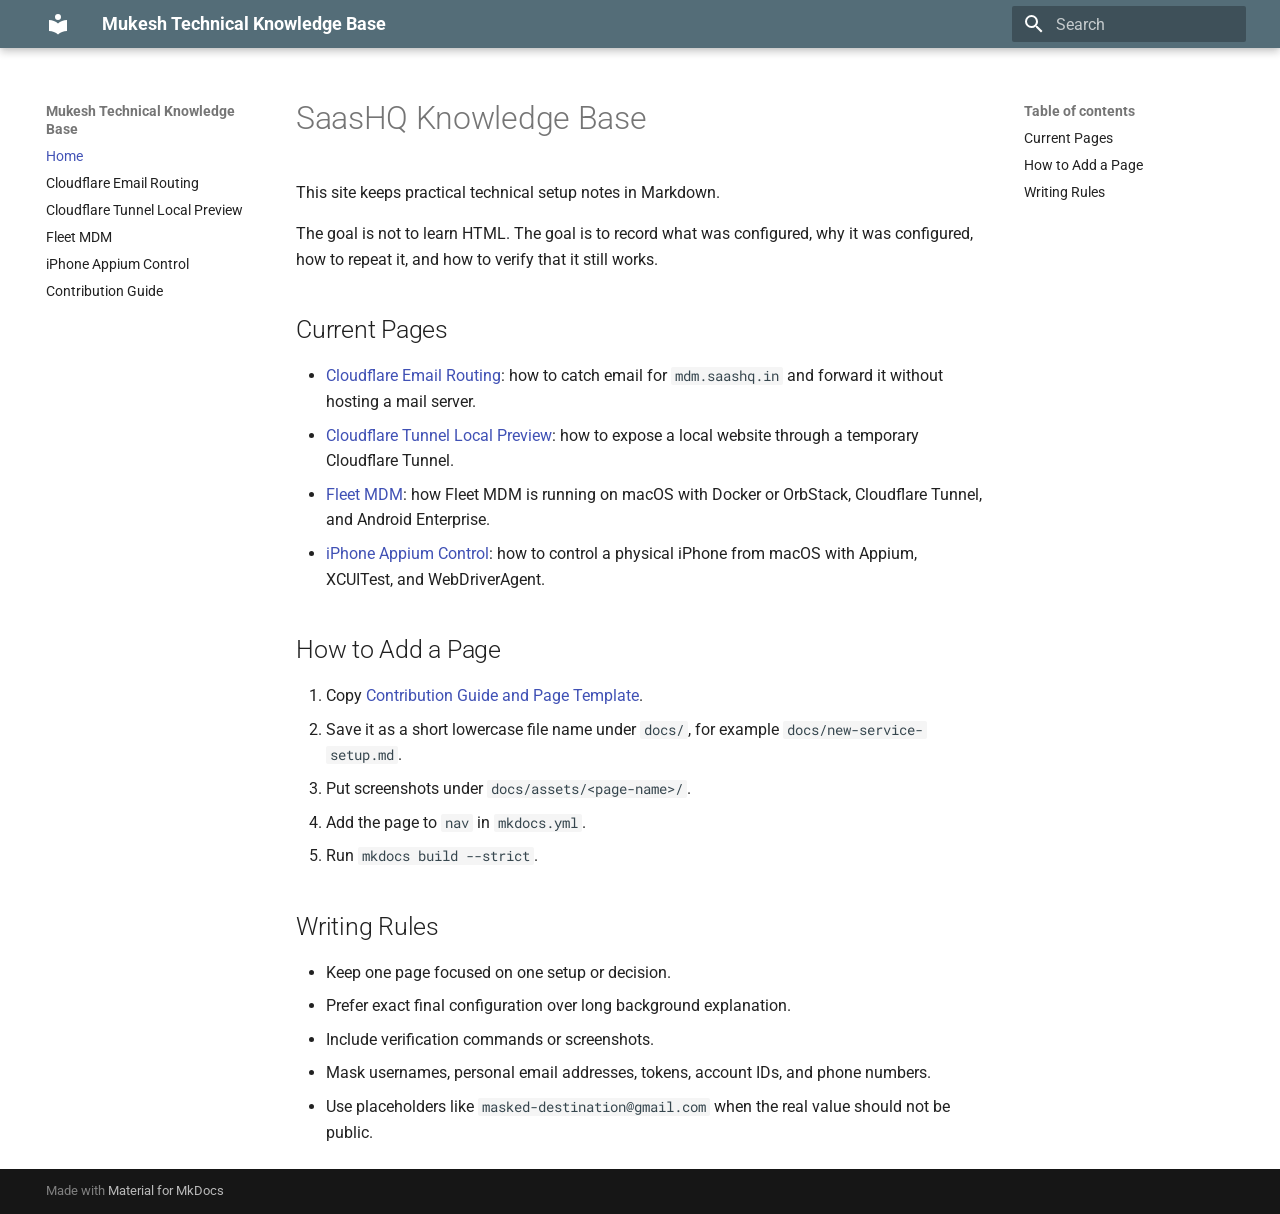
<file: index.html>
<!doctype html>
<html lang="en" class="no-js">
  <head>
    
      <meta charset="utf-8">
      <meta name="viewport" content="width=device-width,initial-scale=1">
      
        <meta name="description" content="Static Markdown notes for SaasHQ technical setup and operations.">
      
      
      
        <link rel="canonical" href="https://blog.saashq.in/">
      
      
      
        <link rel="next" href="cloudflare-email-routing/">
      
      
      <link rel="icon" href="assets/images/favicon.png">
      <meta name="generator" content="mkdocs-1.6.1, mkdocs-material-9.6.20">
    
    
      
        <title>Mukesh Technical Knowledge Base</title>
      
    
    
      <link rel="stylesheet" href="assets/stylesheets/main.e53b48f4.min.css">
      
        
        <link rel="stylesheet" href="assets/stylesheets/palette.06af60db.min.css">
      
      


    
    
      
    
    
      
        
        
        <link rel="preconnect" href="https://fonts.gstatic.com" crossorigin>
        <link rel="stylesheet" href="https://fonts.googleapis.com/css?family=Roboto:300,300i,400,400i,700,700i%7CRoboto+Mono:400,400i,700,700i&display=fallback">
        <style>:root{--md-text-font:"Roboto";--md-code-font:"Roboto Mono"}</style>
      
    
    
    <script>__md_scope=new URL(".",location),__md_hash=e=>[...e].reduce(((e,_)=>(e<<5)-e+_.charCodeAt(0)),0),__md_get=(e,_=localStorage,t=__md_scope)=>JSON.parse(_.getItem(t.pathname+"."+e)),__md_set=(e,_,t=localStorage,a=__md_scope)=>{try{t.setItem(a.pathname+"."+e,JSON.stringify(_))}catch(e){}}</script>
    
      

    
    
    
  </head>
  
  
    
    
      
    
    
    
    
    <body dir="ltr" data-md-color-scheme="default" data-md-color-primary="blue-grey" data-md-color-accent="blue">
  
    
    <input class="md-toggle" data-md-toggle="drawer" type="checkbox" id="__drawer" autocomplete="off">
    <input class="md-toggle" data-md-toggle="search" type="checkbox" id="__search" autocomplete="off">
    <label class="md-overlay" for="__drawer"></label>
    <div data-md-component="skip">
      
        
        <a href="#saashq-knowledge-base" class="md-skip">
          Skip to content
        </a>
      
    </div>
    <div data-md-component="announce">
      
    </div>
    
    
      

  

<header class="md-header md-header--shadow" data-md-component="header">
  <nav class="md-header__inner md-grid" aria-label="Header">
    <a href="." title="Mukesh Technical Knowledge Base" class="md-header__button md-logo" aria-label="Mukesh Technical Knowledge Base" data-md-component="logo">
      
  
  <svg xmlns="http://www.w3.org/2000/svg" viewBox="0 0 24 24"><path d="M12 8a3 3 0 0 0 3-3 3 3 0 0 0-3-3 3 3 0 0 0-3 3 3 3 0 0 0 3 3m0 3.54C9.64 9.35 6.5 8 3 8v11c3.5 0 6.64 1.35 9 3.54 2.36-2.19 5.5-3.54 9-3.54V8c-3.5 0-6.64 1.35-9 3.54"/></svg>

    </a>
    <label class="md-header__button md-icon" for="__drawer">
      
      <svg xmlns="http://www.w3.org/2000/svg" viewBox="0 0 24 24"><path d="M3 6h18v2H3zm0 5h18v2H3zm0 5h18v2H3z"/></svg>
    </label>
    <div class="md-header__title" data-md-component="header-title">
      <div class="md-header__ellipsis">
        <div class="md-header__topic">
          <span class="md-ellipsis">
            Mukesh Technical Knowledge Base
          </span>
        </div>
        <div class="md-header__topic" data-md-component="header-topic">
          <span class="md-ellipsis">
            
              Home
            
          </span>
        </div>
      </div>
    </div>
    
      
        <form class="md-header__option" data-md-component="palette">
  
    
    
    
    <input class="md-option" data-md-color-media="" data-md-color-scheme="default" data-md-color-primary="blue-grey" data-md-color-accent="blue"  aria-hidden="true"  type="radio" name="__palette" id="__palette_0">
    
  
</form>
      
    
    
      <script>var palette=__md_get("__palette");if(palette&&palette.color){if("(prefers-color-scheme)"===palette.color.media){var media=matchMedia("(prefers-color-scheme: light)"),input=document.querySelector(media.matches?"[data-md-color-media='(prefers-color-scheme: light)']":"[data-md-color-media='(prefers-color-scheme: dark)']");palette.color.media=input.getAttribute("data-md-color-media"),palette.color.scheme=input.getAttribute("data-md-color-scheme"),palette.color.primary=input.getAttribute("data-md-color-primary"),palette.color.accent=input.getAttribute("data-md-color-accent")}for(var[key,value]of Object.entries(palette.color))document.body.setAttribute("data-md-color-"+key,value)}</script>
    
    
    
      
      
        <label class="md-header__button md-icon" for="__search">
          
          <svg xmlns="http://www.w3.org/2000/svg" viewBox="0 0 24 24"><path d="M9.5 3A6.5 6.5 0 0 1 16 9.5c0 1.61-.59 3.09-1.56 4.23l.27.27h.79l5 5-1.5 1.5-5-5v-.79l-.27-.27A6.52 6.52 0 0 1 9.5 16 6.5 6.5 0 0 1 3 9.5 6.5 6.5 0 0 1 9.5 3m0 2C7 5 5 7 5 9.5S7 14 9.5 14 14 12 14 9.5 12 5 9.5 5"/></svg>
        </label>
        <div class="md-search" data-md-component="search" role="dialog">
  <label class="md-search__overlay" for="__search"></label>
  <div class="md-search__inner" role="search">
    <form class="md-search__form" name="search">
      <input type="text" class="md-search__input" name="query" aria-label="Search" placeholder="Search" autocapitalize="off" autocorrect="off" autocomplete="off" spellcheck="false" data-md-component="search-query" required>
      <label class="md-search__icon md-icon" for="__search">
        
        <svg xmlns="http://www.w3.org/2000/svg" viewBox="0 0 24 24"><path d="M9.5 3A6.5 6.5 0 0 1 16 9.5c0 1.61-.59 3.09-1.56 4.23l.27.27h.79l5 5-1.5 1.5-5-5v-.79l-.27-.27A6.52 6.52 0 0 1 9.5 16 6.5 6.5 0 0 1 3 9.5 6.5 6.5 0 0 1 9.5 3m0 2C7 5 5 7 5 9.5S7 14 9.5 14 14 12 14 9.5 12 5 9.5 5"/></svg>
        
        <svg xmlns="http://www.w3.org/2000/svg" viewBox="0 0 24 24"><path d="M20 11v2H8l5.5 5.5-1.42 1.42L4.16 12l7.92-7.92L13.5 5.5 8 11z"/></svg>
      </label>
      <nav class="md-search__options" aria-label="Search">
        
        <button type="reset" class="md-search__icon md-icon" title="Clear" aria-label="Clear" tabindex="-1">
          
          <svg xmlns="http://www.w3.org/2000/svg" viewBox="0 0 24 24"><path d="M19 6.41 17.59 5 12 10.59 6.41 5 5 6.41 10.59 12 5 17.59 6.41 19 12 13.41 17.59 19 19 17.59 13.41 12z"/></svg>
        </button>
      </nav>
      
        <div class="md-search__suggest" data-md-component="search-suggest"></div>
      
    </form>
    <div class="md-search__output">
      <div class="md-search__scrollwrap" tabindex="0" data-md-scrollfix>
        <div class="md-search-result" data-md-component="search-result">
          <div class="md-search-result__meta">
            Initializing search
          </div>
          <ol class="md-search-result__list" role="presentation"></ol>
        </div>
      </div>
    </div>
  </div>
</div>
      
    
    
  </nav>
  
</header>
    
    <div class="md-container" data-md-component="container">
      
      
        
          
        
      
      <main class="md-main" data-md-component="main">
        <div class="md-main__inner md-grid">
          
            
              
              <div class="md-sidebar md-sidebar--primary" data-md-component="sidebar" data-md-type="navigation" >
                <div class="md-sidebar__scrollwrap">
                  <div class="md-sidebar__inner">
                    



<nav class="md-nav md-nav--primary" aria-label="Navigation" data-md-level="0">
  <label class="md-nav__title" for="__drawer">
    <a href="." title="Mukesh Technical Knowledge Base" class="md-nav__button md-logo" aria-label="Mukesh Technical Knowledge Base" data-md-component="logo">
      
  
  <svg xmlns="http://www.w3.org/2000/svg" viewBox="0 0 24 24"><path d="M12 8a3 3 0 0 0 3-3 3 3 0 0 0-3-3 3 3 0 0 0-3 3 3 3 0 0 0 3 3m0 3.54C9.64 9.35 6.5 8 3 8v11c3.5 0 6.64 1.35 9 3.54 2.36-2.19 5.5-3.54 9-3.54V8c-3.5 0-6.64 1.35-9 3.54"/></svg>

    </a>
    Mukesh Technical Knowledge Base
  </label>
  
  <ul class="md-nav__list" data-md-scrollfix>
    
      
      
  
  
    
  
  
  
    <li class="md-nav__item md-nav__item--active">
      
      <input class="md-nav__toggle md-toggle" type="checkbox" id="__toc">
      
      
        
      
      
        <label class="md-nav__link md-nav__link--active" for="__toc">
          
  
  
  <span class="md-ellipsis">
    Home
    
  </span>
  

          <span class="md-nav__icon md-icon"></span>
        </label>
      
      <a href="." class="md-nav__link md-nav__link--active">
        
  
  
  <span class="md-ellipsis">
    Home
    
  </span>
  

      </a>
      
        

<nav class="md-nav md-nav--secondary" aria-label="Table of contents">
  
  
  
    
  
  
    <label class="md-nav__title" for="__toc">
      <span class="md-nav__icon md-icon"></span>
      Table of contents
    </label>
    <ul class="md-nav__list" data-md-component="toc" data-md-scrollfix>
      
        <li class="md-nav__item">
  <a href="#current-pages" class="md-nav__link">
    <span class="md-ellipsis">
      Current Pages
    </span>
  </a>
  
</li>
      
        <li class="md-nav__item">
  <a href="#how-to-add-a-page" class="md-nav__link">
    <span class="md-ellipsis">
      How to Add a Page
    </span>
  </a>
  
</li>
      
        <li class="md-nav__item">
  <a href="#writing-rules" class="md-nav__link">
    <span class="md-ellipsis">
      Writing Rules
    </span>
  </a>
  
</li>
      
    </ul>
  
</nav>
      
    </li>
  

    
      
      
  
  
  
  
    <li class="md-nav__item">
      <a href="cloudflare-email-routing/" class="md-nav__link">
        
  
  
  <span class="md-ellipsis">
    Cloudflare Email Routing
    
  </span>
  

      </a>
    </li>
  

    
      
      
  
  
  
  
    <li class="md-nav__item">
      <a href="cloudflare-tunnel-local-preview/" class="md-nav__link">
        
  
  
  <span class="md-ellipsis">
    Cloudflare Tunnel Local Preview
    
  </span>
  

      </a>
    </li>
  

    
      
      
  
  
  
  
    <li class="md-nav__item">
      <a href="fleet-mdm/" class="md-nav__link">
        
  
  
  <span class="md-ellipsis">
    Fleet MDM
    
  </span>
  

      </a>
    </li>
  

    
      
      
  
  
  
  
    <li class="md-nav__item">
      <a href="ios-real-device-appium-control/" class="md-nav__link">
        
  
  
  <span class="md-ellipsis">
    iPhone Appium Control
    
  </span>
  

      </a>
    </li>
  

    
      
      
  
  
  
  
    <li class="md-nav__item">
      <a href="page-template/" class="md-nav__link">
        
  
  
  <span class="md-ellipsis">
    Contribution Guide
    
  </span>
  

      </a>
    </li>
  

    
  </ul>
</nav>
                  </div>
                </div>
              </div>
            
            
              
              <div class="md-sidebar md-sidebar--secondary" data-md-component="sidebar" data-md-type="toc" >
                <div class="md-sidebar__scrollwrap">
                  <div class="md-sidebar__inner">
                    

<nav class="md-nav md-nav--secondary" aria-label="Table of contents">
  
  
  
    
  
  
    <label class="md-nav__title" for="__toc">
      <span class="md-nav__icon md-icon"></span>
      Table of contents
    </label>
    <ul class="md-nav__list" data-md-component="toc" data-md-scrollfix>
      
        <li class="md-nav__item">
  <a href="#current-pages" class="md-nav__link">
    <span class="md-ellipsis">
      Current Pages
    </span>
  </a>
  
</li>
      
        <li class="md-nav__item">
  <a href="#how-to-add-a-page" class="md-nav__link">
    <span class="md-ellipsis">
      How to Add a Page
    </span>
  </a>
  
</li>
      
        <li class="md-nav__item">
  <a href="#writing-rules" class="md-nav__link">
    <span class="md-ellipsis">
      Writing Rules
    </span>
  </a>
  
</li>
      
    </ul>
  
</nav>
                  </div>
                </div>
              </div>
            
          
          
            <div class="md-content" data-md-component="content">
              <article class="md-content__inner md-typeset">
                
                  



<h1 id="saashq-knowledge-base">SaasHQ Knowledge Base</h1>
<p>This site keeps practical technical setup notes in Markdown.</p>
<p>The goal is not to learn HTML. The goal is to record what was configured, why it was configured, how to repeat it, and how to verify that it still works.</p>
<h2 id="current-pages">Current Pages</h2>
<ul>
<li><a href="cloudflare-email-routing/">Cloudflare Email Routing</a>: how to catch email for <code>mdm.saashq.in</code> and forward it without hosting a mail server.</li>
<li><a href="cloudflare-tunnel-local-preview/">Cloudflare Tunnel Local Preview</a>: how to expose a local website through a temporary Cloudflare Tunnel.</li>
<li><a href="fleet-mdm/">Fleet MDM</a>: how Fleet MDM is running on macOS with Docker or OrbStack, Cloudflare Tunnel, and Android Enterprise.</li>
<li><a href="ios-real-device-appium-control/">iPhone Appium Control</a>: how to control a physical iPhone from macOS with Appium, XCUITest, and WebDriverAgent.</li>
</ul>
<h2 id="how-to-add-a-page">How to Add a Page</h2>
<ol>
<li>Copy <a href="page-template/">Contribution Guide and Page Template</a>.</li>
<li>Save it as a short lowercase file name under <code>docs/</code>, for example <code>docs/new-service-setup.md</code>.</li>
<li>Put screenshots under <code>docs/assets/&lt;page-name&gt;/</code>.</li>
<li>Add the page to <code>nav</code> in <code>mkdocs.yml</code>.</li>
<li>Run <code>mkdocs build --strict</code>.</li>
</ol>
<h2 id="writing-rules">Writing Rules</h2>
<ul>
<li>Keep one page focused on one setup or decision.</li>
<li>Prefer exact final configuration over long background explanation.</li>
<li>Include verification commands or screenshots.</li>
<li>Mask usernames, personal email addresses, tokens, account IDs, and phone numbers.</li>
<li>Use placeholders like <code>masked-destination@gmail.com</code> when the real value should not be public.</li>
</ul>












                
              </article>
            </div>
          
          
<script>var target=document.getElementById(location.hash.slice(1));target&&target.name&&(target.checked=target.name.startsWith("__tabbed_"))</script>
        </div>
        
          <button type="button" class="md-top md-icon" data-md-component="top" hidden>
  
  <svg xmlns="http://www.w3.org/2000/svg" viewBox="0 0 24 24"><path d="M13 20h-2V8l-5.5 5.5-1.42-1.42L12 4.16l7.92 7.92-1.42 1.42L13 8z"/></svg>
  Back to top
</button>
        
      </main>
      
        <footer class="md-footer">
  
  <div class="md-footer-meta md-typeset">
    <div class="md-footer-meta__inner md-grid">
      <div class="md-copyright">
  
  
    Made with
    <a href="https://squidfunk.github.io/mkdocs-material/" target="_blank" rel="noopener">
      Material for MkDocs
    </a>
  
</div>
      
    </div>
  </div>
</footer>
      
    </div>
    <div class="md-dialog" data-md-component="dialog">
      <div class="md-dialog__inner md-typeset"></div>
    </div>
    
    
    
      
      <script id="__config" type="application/json">{"base": ".", "features": ["navigation.sections", "navigation.expand", "navigation.indexes", "navigation.top", "search.highlight", "search.suggest", "content.code.copy"], "search": "assets/javascripts/workers/search.973d3a69.min.js", "tags": null, "translations": {"clipboard.copied": "Copied to clipboard", "clipboard.copy": "Copy to clipboard", "search.result.more.one": "1 more on this page", "search.result.more.other": "# more on this page", "search.result.none": "No matching documents", "search.result.one": "1 matching document", "search.result.other": "# matching documents", "search.result.placeholder": "Type to start searching", "search.result.term.missing": "Missing", "select.version": "Select version"}, "version": null}</script>
    
    
      <script src="assets/javascripts/bundle.f55a23d4.min.js"></script>
      
    
  </body>
</html>
</file>
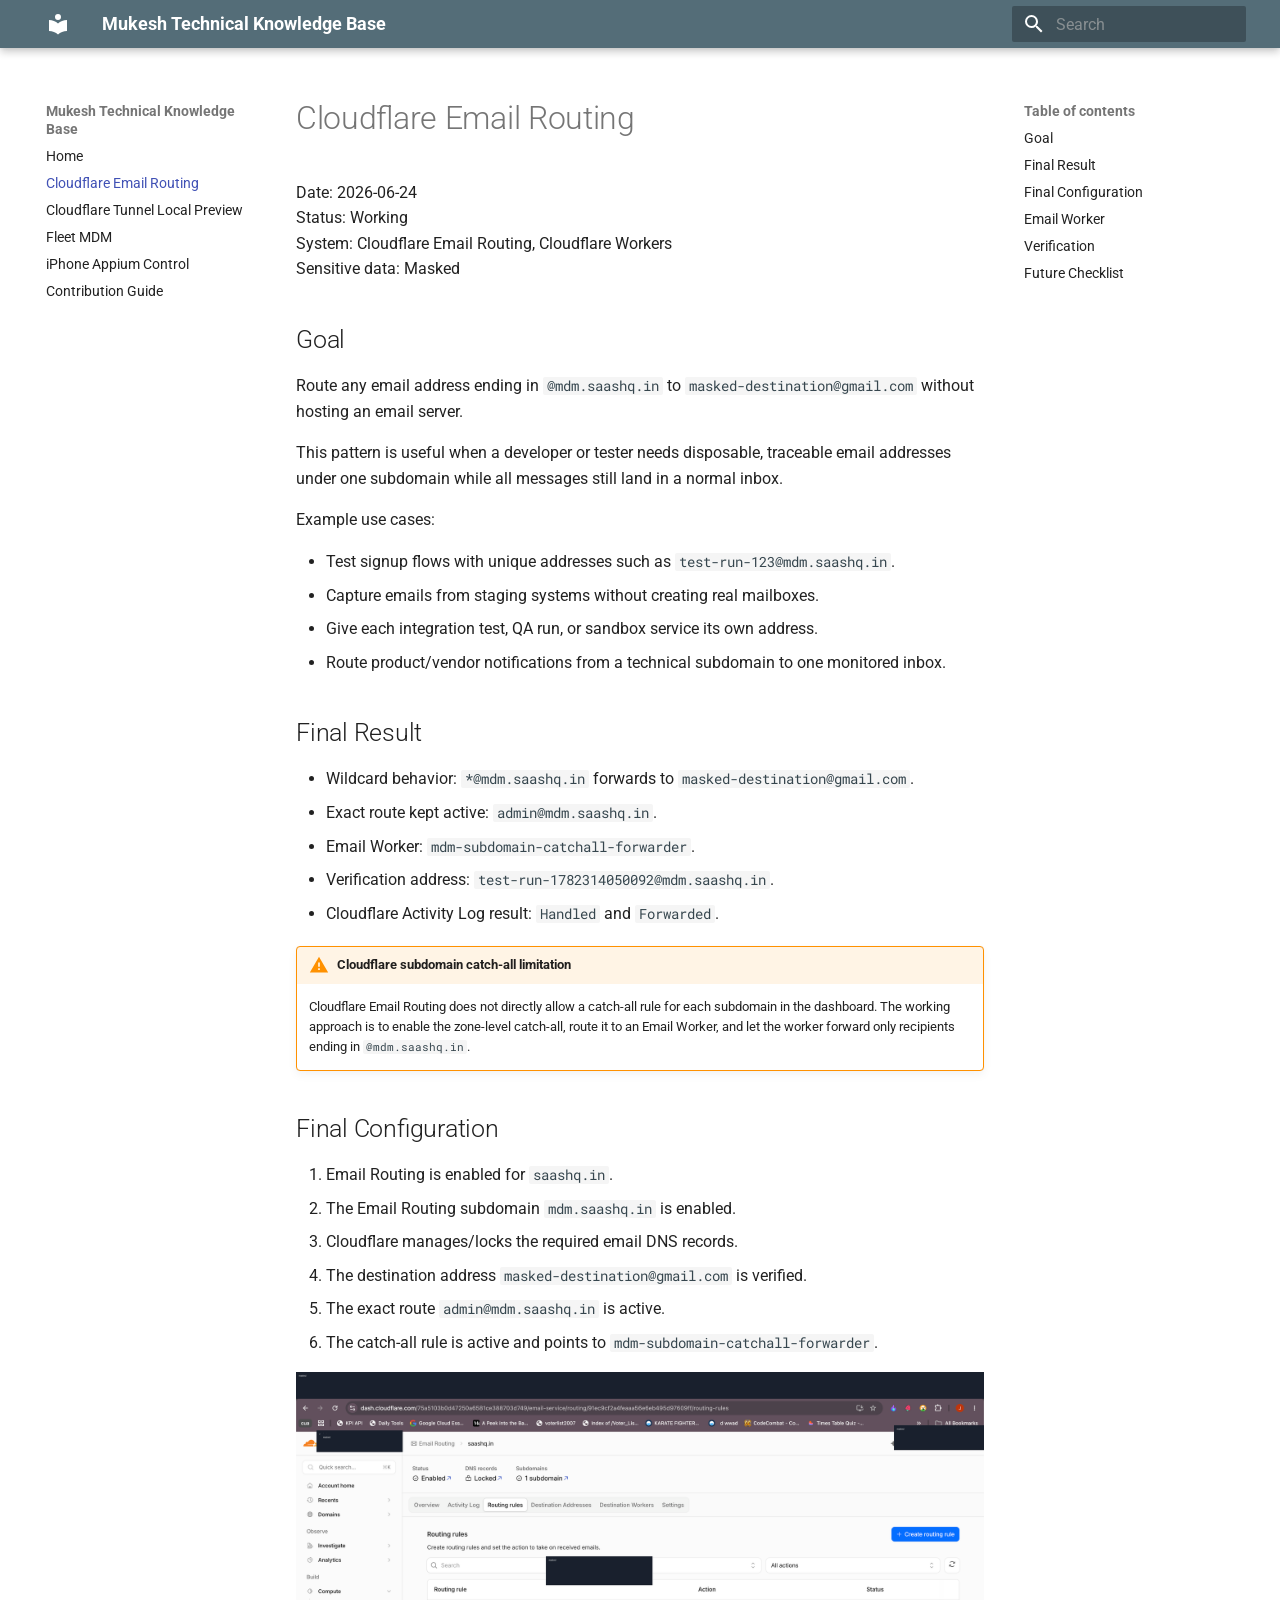
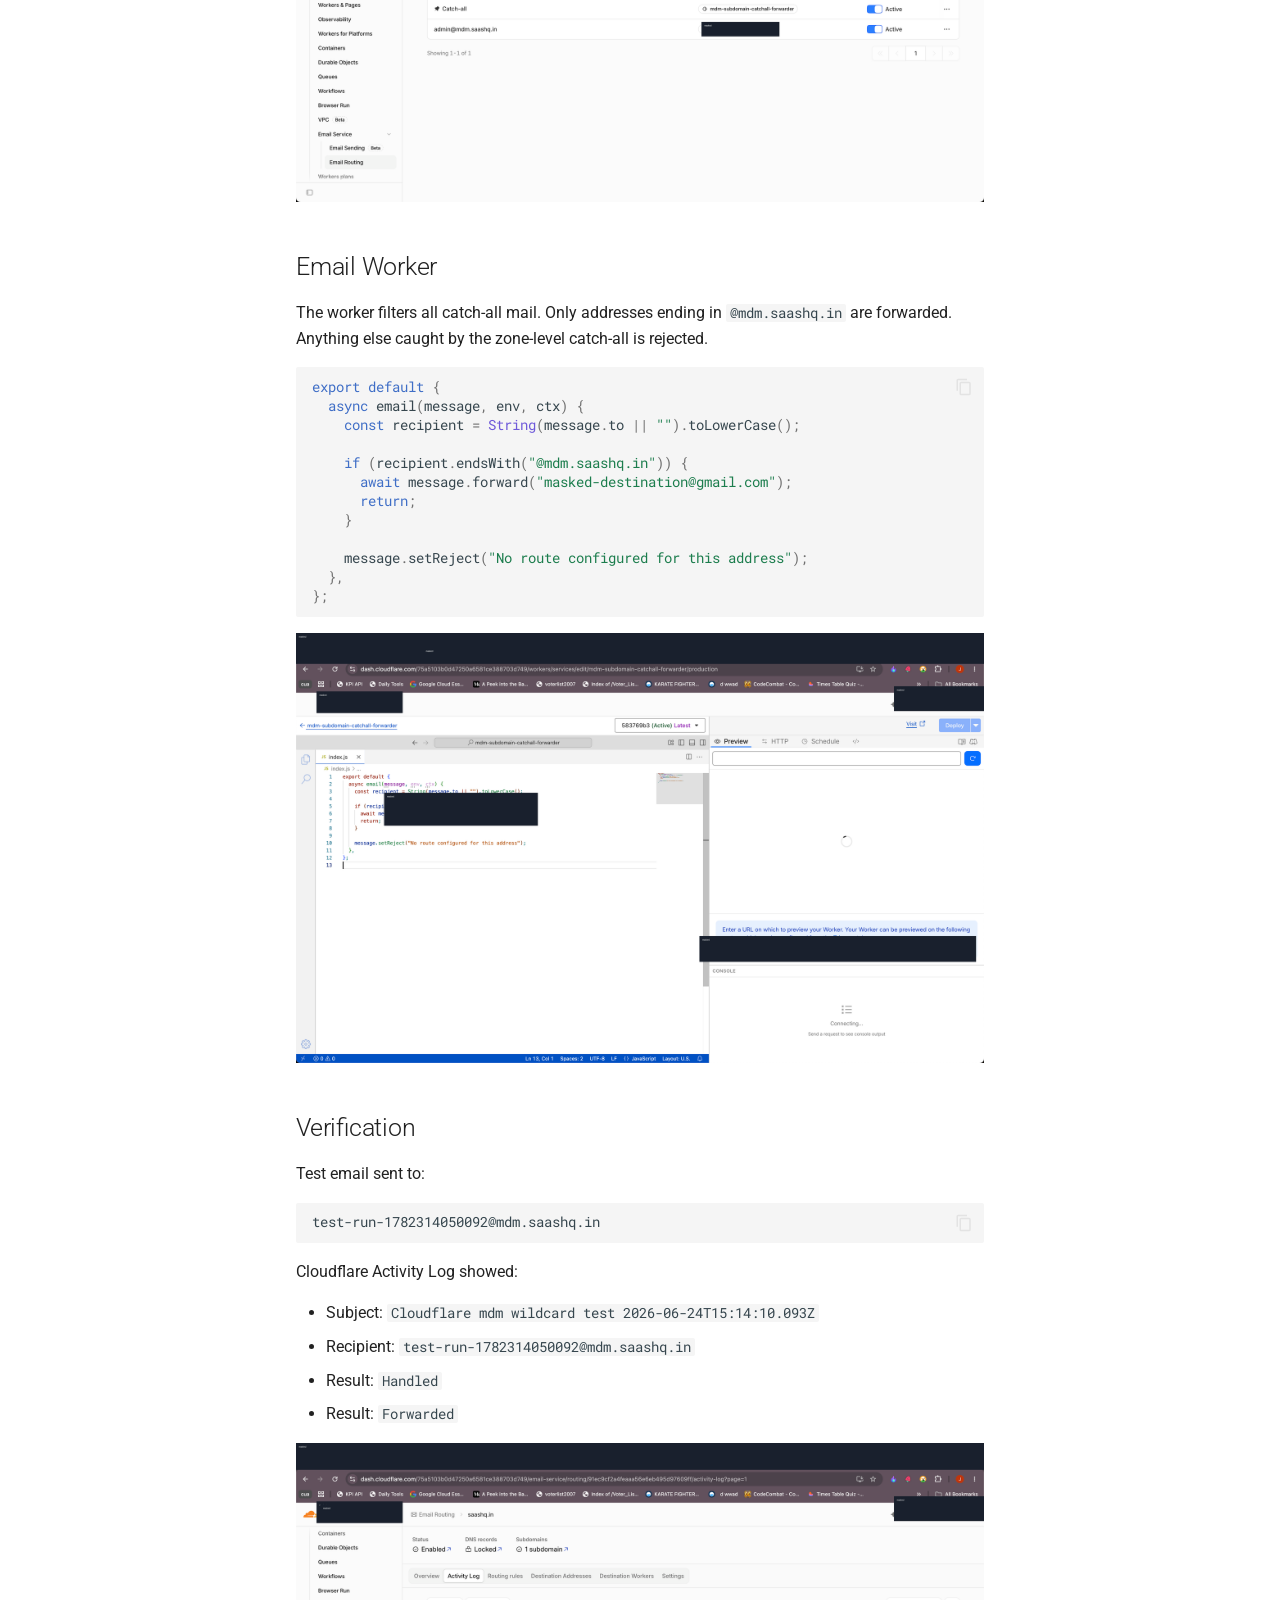
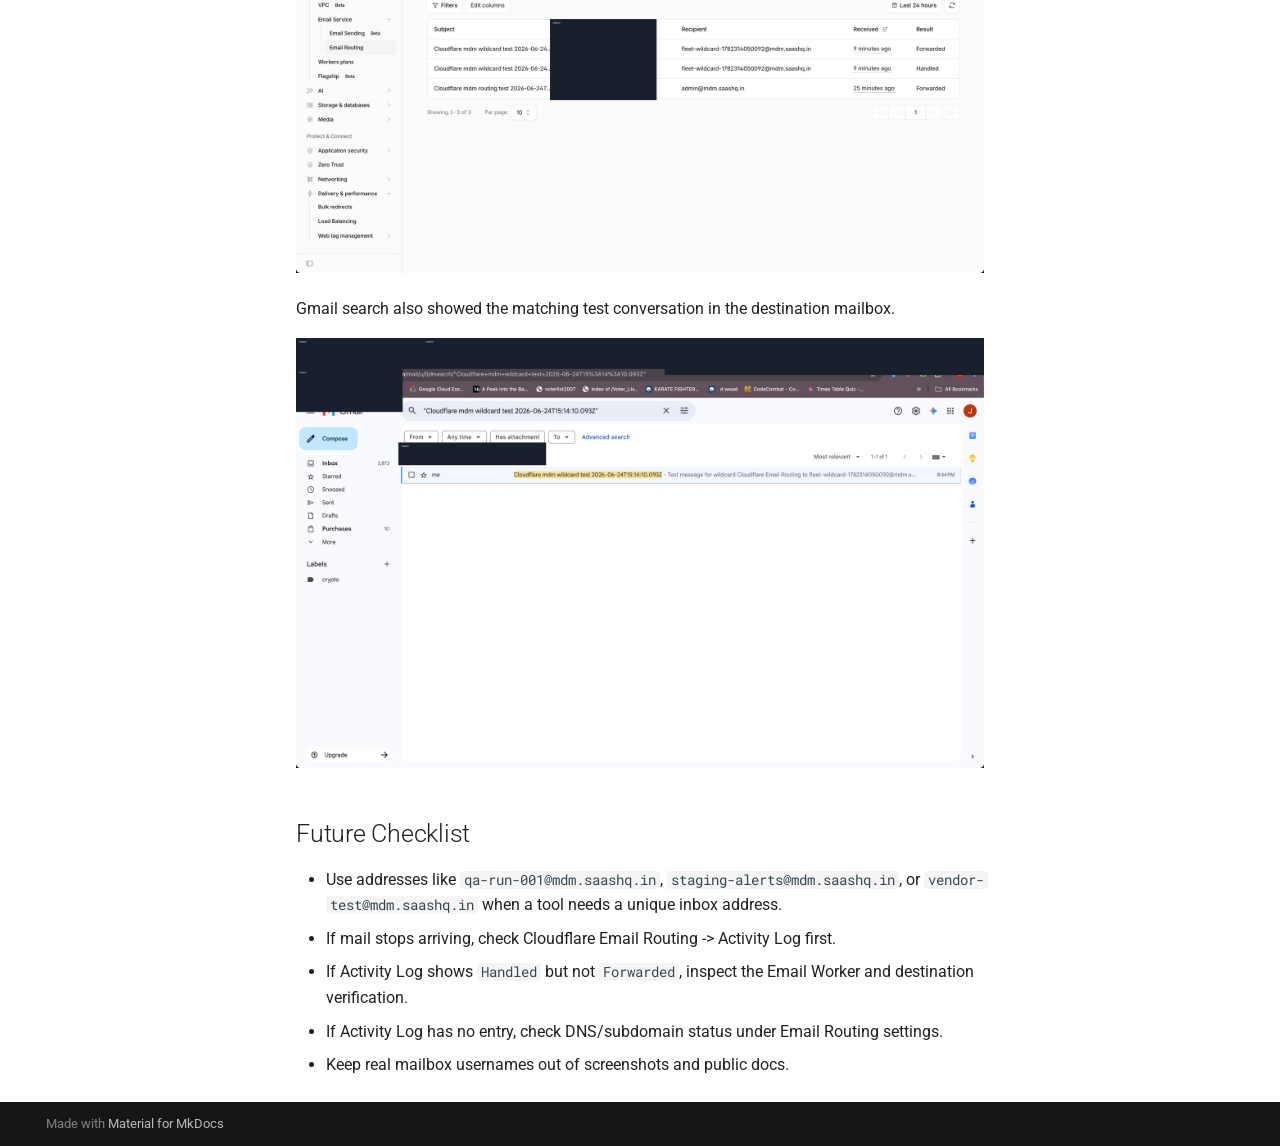
<file: cloudflare-email-routing/index.html>
<!doctype html>
<html lang="en" class="no-js">
  <head>
    
      <meta charset="utf-8">
      <meta name="viewport" content="width=device-width,initial-scale=1">
      
        <meta name="description" content="Static Markdown notes for SaasHQ technical setup and operations.">
      
      
      
        <link rel="canonical" href="https://blog.saashq.in/cloudflare-email-routing/">
      
      
        <link rel="prev" href="..">
      
      
        <link rel="next" href="../cloudflare-tunnel-local-preview/">
      
      
      <link rel="icon" href="../assets/images/favicon.png">
      <meta name="generator" content="mkdocs-1.6.1, mkdocs-material-9.6.20">
    
    
      
        <title>Cloudflare Email Routing - Mukesh Technical Knowledge Base</title>
      
    
    
      <link rel="stylesheet" href="../assets/stylesheets/main.e53b48f4.min.css">
      
        
        <link rel="stylesheet" href="../assets/stylesheets/palette.06af60db.min.css">
      
      


    
    
      
    
    
      
        
        
        <link rel="preconnect" href="https://fonts.gstatic.com" crossorigin>
        <link rel="stylesheet" href="https://fonts.googleapis.com/css?family=Roboto:300,300i,400,400i,700,700i%7CRoboto+Mono:400,400i,700,700i&display=fallback">
        <style>:root{--md-text-font:"Roboto";--md-code-font:"Roboto Mono"}</style>
      
    
    
    <script>__md_scope=new URL("..",location),__md_hash=e=>[...e].reduce(((e,_)=>(e<<5)-e+_.charCodeAt(0)),0),__md_get=(e,_=localStorage,t=__md_scope)=>JSON.parse(_.getItem(t.pathname+"."+e)),__md_set=(e,_,t=localStorage,a=__md_scope)=>{try{t.setItem(a.pathname+"."+e,JSON.stringify(_))}catch(e){}}</script>
    
      

    
    
    
  </head>
  
  
    
    
      
    
    
    
    
    <body dir="ltr" data-md-color-scheme="default" data-md-color-primary="blue-grey" data-md-color-accent="blue">
  
    
    <input class="md-toggle" data-md-toggle="drawer" type="checkbox" id="__drawer" autocomplete="off">
    <input class="md-toggle" data-md-toggle="search" type="checkbox" id="__search" autocomplete="off">
    <label class="md-overlay" for="__drawer"></label>
    <div data-md-component="skip">
      
        
        <a href="#cloudflare-email-routing" class="md-skip">
          Skip to content
        </a>
      
    </div>
    <div data-md-component="announce">
      
    </div>
    
    
      

  

<header class="md-header md-header--shadow" data-md-component="header">
  <nav class="md-header__inner md-grid" aria-label="Header">
    <a href=".." title="Mukesh Technical Knowledge Base" class="md-header__button md-logo" aria-label="Mukesh Technical Knowledge Base" data-md-component="logo">
      
  
  <svg xmlns="http://www.w3.org/2000/svg" viewBox="0 0 24 24"><path d="M12 8a3 3 0 0 0 3-3 3 3 0 0 0-3-3 3 3 0 0 0-3 3 3 3 0 0 0 3 3m0 3.54C9.64 9.35 6.5 8 3 8v11c3.5 0 6.64 1.35 9 3.54 2.36-2.19 5.5-3.54 9-3.54V8c-3.5 0-6.64 1.35-9 3.54"/></svg>

    </a>
    <label class="md-header__button md-icon" for="__drawer">
      
      <svg xmlns="http://www.w3.org/2000/svg" viewBox="0 0 24 24"><path d="M3 6h18v2H3zm0 5h18v2H3zm0 5h18v2H3z"/></svg>
    </label>
    <div class="md-header__title" data-md-component="header-title">
      <div class="md-header__ellipsis">
        <div class="md-header__topic">
          <span class="md-ellipsis">
            Mukesh Technical Knowledge Base
          </span>
        </div>
        <div class="md-header__topic" data-md-component="header-topic">
          <span class="md-ellipsis">
            
              Cloudflare Email Routing
            
          </span>
        </div>
      </div>
    </div>
    
      
        <form class="md-header__option" data-md-component="palette">
  
    
    
    
    <input class="md-option" data-md-color-media="" data-md-color-scheme="default" data-md-color-primary="blue-grey" data-md-color-accent="blue"  aria-hidden="true"  type="radio" name="__palette" id="__palette_0">
    
  
</form>
      
    
    
      <script>var palette=__md_get("__palette");if(palette&&palette.color){if("(prefers-color-scheme)"===palette.color.media){var media=matchMedia("(prefers-color-scheme: light)"),input=document.querySelector(media.matches?"[data-md-color-media='(prefers-color-scheme: light)']":"[data-md-color-media='(prefers-color-scheme: dark)']");palette.color.media=input.getAttribute("data-md-color-media"),palette.color.scheme=input.getAttribute("data-md-color-scheme"),palette.color.primary=input.getAttribute("data-md-color-primary"),palette.color.accent=input.getAttribute("data-md-color-accent")}for(var[key,value]of Object.entries(palette.color))document.body.setAttribute("data-md-color-"+key,value)}</script>
    
    
    
      
      
        <label class="md-header__button md-icon" for="__search">
          
          <svg xmlns="http://www.w3.org/2000/svg" viewBox="0 0 24 24"><path d="M9.5 3A6.5 6.5 0 0 1 16 9.5c0 1.61-.59 3.09-1.56 4.23l.27.27h.79l5 5-1.5 1.5-5-5v-.79l-.27-.27A6.52 6.52 0 0 1 9.5 16 6.5 6.5 0 0 1 3 9.5 6.5 6.5 0 0 1 9.5 3m0 2C7 5 5 7 5 9.5S7 14 9.5 14 14 12 14 9.5 12 5 9.5 5"/></svg>
        </label>
        <div class="md-search" data-md-component="search" role="dialog">
  <label class="md-search__overlay" for="__search"></label>
  <div class="md-search__inner" role="search">
    <form class="md-search__form" name="search">
      <input type="text" class="md-search__input" name="query" aria-label="Search" placeholder="Search" autocapitalize="off" autocorrect="off" autocomplete="off" spellcheck="false" data-md-component="search-query" required>
      <label class="md-search__icon md-icon" for="__search">
        
        <svg xmlns="http://www.w3.org/2000/svg" viewBox="0 0 24 24"><path d="M9.5 3A6.5 6.5 0 0 1 16 9.5c0 1.61-.59 3.09-1.56 4.23l.27.27h.79l5 5-1.5 1.5-5-5v-.79l-.27-.27A6.52 6.52 0 0 1 9.5 16 6.5 6.5 0 0 1 3 9.5 6.5 6.5 0 0 1 9.5 3m0 2C7 5 5 7 5 9.5S7 14 9.5 14 14 12 14 9.5 12 5 9.5 5"/></svg>
        
        <svg xmlns="http://www.w3.org/2000/svg" viewBox="0 0 24 24"><path d="M20 11v2H8l5.5 5.5-1.42 1.42L4.16 12l7.92-7.92L13.5 5.5 8 11z"/></svg>
      </label>
      <nav class="md-search__options" aria-label="Search">
        
        <button type="reset" class="md-search__icon md-icon" title="Clear" aria-label="Clear" tabindex="-1">
          
          <svg xmlns="http://www.w3.org/2000/svg" viewBox="0 0 24 24"><path d="M19 6.41 17.59 5 12 10.59 6.41 5 5 6.41 10.59 12 5 17.59 6.41 19 12 13.41 17.59 19 19 17.59 13.41 12z"/></svg>
        </button>
      </nav>
      
        <div class="md-search__suggest" data-md-component="search-suggest"></div>
      
    </form>
    <div class="md-search__output">
      <div class="md-search__scrollwrap" tabindex="0" data-md-scrollfix>
        <div class="md-search-result" data-md-component="search-result">
          <div class="md-search-result__meta">
            Initializing search
          </div>
          <ol class="md-search-result__list" role="presentation"></ol>
        </div>
      </div>
    </div>
  </div>
</div>
      
    
    
  </nav>
  
</header>
    
    <div class="md-container" data-md-component="container">
      
      
        
          
        
      
      <main class="md-main" data-md-component="main">
        <div class="md-main__inner md-grid">
          
            
              
              <div class="md-sidebar md-sidebar--primary" data-md-component="sidebar" data-md-type="navigation" >
                <div class="md-sidebar__scrollwrap">
                  <div class="md-sidebar__inner">
                    



<nav class="md-nav md-nav--primary" aria-label="Navigation" data-md-level="0">
  <label class="md-nav__title" for="__drawer">
    <a href=".." title="Mukesh Technical Knowledge Base" class="md-nav__button md-logo" aria-label="Mukesh Technical Knowledge Base" data-md-component="logo">
      
  
  <svg xmlns="http://www.w3.org/2000/svg" viewBox="0 0 24 24"><path d="M12 8a3 3 0 0 0 3-3 3 3 0 0 0-3-3 3 3 0 0 0-3 3 3 3 0 0 0 3 3m0 3.54C9.64 9.35 6.5 8 3 8v11c3.5 0 6.64 1.35 9 3.54 2.36-2.19 5.5-3.54 9-3.54V8c-3.5 0-6.64 1.35-9 3.54"/></svg>

    </a>
    Mukesh Technical Knowledge Base
  </label>
  
  <ul class="md-nav__list" data-md-scrollfix>
    
      
      
  
  
  
  
    <li class="md-nav__item">
      <a href=".." class="md-nav__link">
        
  
  
  <span class="md-ellipsis">
    Home
    
  </span>
  

      </a>
    </li>
  

    
      
      
  
  
    
  
  
  
    <li class="md-nav__item md-nav__item--active">
      
      <input class="md-nav__toggle md-toggle" type="checkbox" id="__toc">
      
      
        
      
      
        <label class="md-nav__link md-nav__link--active" for="__toc">
          
  
  
  <span class="md-ellipsis">
    Cloudflare Email Routing
    
  </span>
  

          <span class="md-nav__icon md-icon"></span>
        </label>
      
      <a href="./" class="md-nav__link md-nav__link--active">
        
  
  
  <span class="md-ellipsis">
    Cloudflare Email Routing
    
  </span>
  

      </a>
      
        

<nav class="md-nav md-nav--secondary" aria-label="Table of contents">
  
  
  
    
  
  
    <label class="md-nav__title" for="__toc">
      <span class="md-nav__icon md-icon"></span>
      Table of contents
    </label>
    <ul class="md-nav__list" data-md-component="toc" data-md-scrollfix>
      
        <li class="md-nav__item">
  <a href="#goal" class="md-nav__link">
    <span class="md-ellipsis">
      Goal
    </span>
  </a>
  
</li>
      
        <li class="md-nav__item">
  <a href="#final-result" class="md-nav__link">
    <span class="md-ellipsis">
      Final Result
    </span>
  </a>
  
</li>
      
        <li class="md-nav__item">
  <a href="#final-configuration" class="md-nav__link">
    <span class="md-ellipsis">
      Final Configuration
    </span>
  </a>
  
</li>
      
        <li class="md-nav__item">
  <a href="#email-worker" class="md-nav__link">
    <span class="md-ellipsis">
      Email Worker
    </span>
  </a>
  
</li>
      
        <li class="md-nav__item">
  <a href="#verification" class="md-nav__link">
    <span class="md-ellipsis">
      Verification
    </span>
  </a>
  
</li>
      
        <li class="md-nav__item">
  <a href="#future-checklist" class="md-nav__link">
    <span class="md-ellipsis">
      Future Checklist
    </span>
  </a>
  
</li>
      
    </ul>
  
</nav>
      
    </li>
  

    
      
      
  
  
  
  
    <li class="md-nav__item">
      <a href="../cloudflare-tunnel-local-preview/" class="md-nav__link">
        
  
  
  <span class="md-ellipsis">
    Cloudflare Tunnel Local Preview
    
  </span>
  

      </a>
    </li>
  

    
      
      
  
  
  
  
    <li class="md-nav__item">
      <a href="../fleet-mdm/" class="md-nav__link">
        
  
  
  <span class="md-ellipsis">
    Fleet MDM
    
  </span>
  

      </a>
    </li>
  

    
      
      
  
  
  
  
    <li class="md-nav__item">
      <a href="../ios-real-device-appium-control/" class="md-nav__link">
        
  
  
  <span class="md-ellipsis">
    iPhone Appium Control
    
  </span>
  

      </a>
    </li>
  

    
      
      
  
  
  
  
    <li class="md-nav__item">
      <a href="../page-template/" class="md-nav__link">
        
  
  
  <span class="md-ellipsis">
    Contribution Guide
    
  </span>
  

      </a>
    </li>
  

    
  </ul>
</nav>
                  </div>
                </div>
              </div>
            
            
              
              <div class="md-sidebar md-sidebar--secondary" data-md-component="sidebar" data-md-type="toc" >
                <div class="md-sidebar__scrollwrap">
                  <div class="md-sidebar__inner">
                    

<nav class="md-nav md-nav--secondary" aria-label="Table of contents">
  
  
  
    
  
  
    <label class="md-nav__title" for="__toc">
      <span class="md-nav__icon md-icon"></span>
      Table of contents
    </label>
    <ul class="md-nav__list" data-md-component="toc" data-md-scrollfix>
      
        <li class="md-nav__item">
  <a href="#goal" class="md-nav__link">
    <span class="md-ellipsis">
      Goal
    </span>
  </a>
  
</li>
      
        <li class="md-nav__item">
  <a href="#final-result" class="md-nav__link">
    <span class="md-ellipsis">
      Final Result
    </span>
  </a>
  
</li>
      
        <li class="md-nav__item">
  <a href="#final-configuration" class="md-nav__link">
    <span class="md-ellipsis">
      Final Configuration
    </span>
  </a>
  
</li>
      
        <li class="md-nav__item">
  <a href="#email-worker" class="md-nav__link">
    <span class="md-ellipsis">
      Email Worker
    </span>
  </a>
  
</li>
      
        <li class="md-nav__item">
  <a href="#verification" class="md-nav__link">
    <span class="md-ellipsis">
      Verification
    </span>
  </a>
  
</li>
      
        <li class="md-nav__item">
  <a href="#future-checklist" class="md-nav__link">
    <span class="md-ellipsis">
      Future Checklist
    </span>
  </a>
  
</li>
      
    </ul>
  
</nav>
                  </div>
                </div>
              </div>
            
          
          
            <div class="md-content" data-md-component="content">
              <article class="md-content__inner md-typeset">
                
                  



<h1 id="cloudflare-email-routing">Cloudflare Email Routing</h1>
<p>Date: 2026-06-24<br />
Status: Working<br />
System: Cloudflare Email Routing, Cloudflare Workers<br />
Sensitive data: Masked</p>
<h2 id="goal">Goal</h2>
<p>Route any email address ending in <code>@mdm.saashq.in</code> to <code>masked-destination@gmail.com</code> without hosting an email server.</p>
<p>This pattern is useful when a developer or tester needs disposable, traceable email addresses under one subdomain while all messages still land in a normal inbox.</p>
<p>Example use cases:</p>
<ul>
<li>Test signup flows with unique addresses such as <code>test-run-123@mdm.saashq.in</code>.</li>
<li>Capture emails from staging systems without creating real mailboxes.</li>
<li>Give each integration test, QA run, or sandbox service its own address.</li>
<li>Route product/vendor notifications from a technical subdomain to one monitored inbox.</li>
</ul>
<h2 id="final-result">Final Result</h2>
<ul>
<li>Wildcard behavior: <code>*@mdm.saashq.in</code> forwards to <code>masked-destination@gmail.com</code>.</li>
<li>Exact route kept active: <code>admin@mdm.saashq.in</code>.</li>
<li>Email Worker: <code>mdm-subdomain-catchall-forwarder</code>.</li>
<li>Verification address: <code>test-run-1782314050092@mdm.saashq.in</code>.</li>
<li>Cloudflare Activity Log result: <code>Handled</code> and <code>Forwarded</code>.</li>
</ul>
<div class="admonition warning">
<p class="admonition-title">Cloudflare subdomain catch-all limitation</p>
<p>Cloudflare Email Routing does not directly allow a catch-all rule for each subdomain in the dashboard. The working approach is to enable the zone-level catch-all, route it to an Email Worker, and let the worker forward only recipients ending in <code>@mdm.saashq.in</code>.</p>
</div>
<h2 id="final-configuration">Final Configuration</h2>
<ol>
<li>Email Routing is enabled for <code>saashq.in</code>.</li>
<li>The Email Routing subdomain <code>mdm.saashq.in</code> is enabled.</li>
<li>Cloudflare manages/locks the required email DNS records.</li>
<li>The destination address <code>masked-destination@gmail.com</code> is verified.</li>
<li>The exact route <code>admin@mdm.saashq.in</code> is active.</li>
<li>The catch-all rule is active and points to <code>mdm-subdomain-catchall-forwarder</code>.</li>
</ol>
<p><img alt="Routing rules showing catch-all worker and admin route" src="../assets/mdm-email-routing/routing-rules-redacted.png" /></p>
<h2 id="email-worker">Email Worker</h2>
<p>The worker filters all catch-all mail. Only addresses ending in <code>@mdm.saashq.in</code> are forwarded. Anything else caught by the zone-level catch-all is rejected.</p>
<div class="highlight"><pre><span></span><code><a id="__codelineno-0-1" name="__codelineno-0-1" href="#__codelineno-0-1"></a><span class="k">export</span><span class="w"> </span><span class="k">default</span><span class="w"> </span><span class="p">{</span>
<a id="__codelineno-0-2" name="__codelineno-0-2" href="#__codelineno-0-2"></a><span class="w">  </span><span class="k">async</span><span class="w"> </span><span class="nx">email</span><span class="p">(</span><span class="nx">message</span><span class="p">,</span><span class="w"> </span><span class="nx">env</span><span class="p">,</span><span class="w"> </span><span class="nx">ctx</span><span class="p">)</span><span class="w"> </span><span class="p">{</span>
<a id="__codelineno-0-3" name="__codelineno-0-3" href="#__codelineno-0-3"></a><span class="w">    </span><span class="kd">const</span><span class="w"> </span><span class="nx">recipient</span><span class="w"> </span><span class="o">=</span><span class="w"> </span><span class="nb">String</span><span class="p">(</span><span class="nx">message</span><span class="p">.</span><span class="nx">to</span><span class="w"> </span><span class="o">||</span><span class="w"> </span><span class="s2">&quot;&quot;</span><span class="p">).</span><span class="nx">toLowerCase</span><span class="p">();</span>
<a id="__codelineno-0-4" name="__codelineno-0-4" href="#__codelineno-0-4"></a>
<a id="__codelineno-0-5" name="__codelineno-0-5" href="#__codelineno-0-5"></a><span class="w">    </span><span class="k">if</span><span class="w"> </span><span class="p">(</span><span class="nx">recipient</span><span class="p">.</span><span class="nx">endsWith</span><span class="p">(</span><span class="s2">&quot;@mdm.saashq.in&quot;</span><span class="p">))</span><span class="w"> </span><span class="p">{</span>
<a id="__codelineno-0-6" name="__codelineno-0-6" href="#__codelineno-0-6"></a><span class="w">      </span><span class="k">await</span><span class="w"> </span><span class="nx">message</span><span class="p">.</span><span class="nx">forward</span><span class="p">(</span><span class="s2">&quot;masked-destination@gmail.com&quot;</span><span class="p">);</span>
<a id="__codelineno-0-7" name="__codelineno-0-7" href="#__codelineno-0-7"></a><span class="w">      </span><span class="k">return</span><span class="p">;</span>
<a id="__codelineno-0-8" name="__codelineno-0-8" href="#__codelineno-0-8"></a><span class="w">    </span><span class="p">}</span>
<a id="__codelineno-0-9" name="__codelineno-0-9" href="#__codelineno-0-9"></a>
<a id="__codelineno-0-10" name="__codelineno-0-10" href="#__codelineno-0-10"></a><span class="w">    </span><span class="nx">message</span><span class="p">.</span><span class="nx">setReject</span><span class="p">(</span><span class="s2">&quot;No route configured for this address&quot;</span><span class="p">);</span>
<a id="__codelineno-0-11" name="__codelineno-0-11" href="#__codelineno-0-11"></a><span class="w">  </span><span class="p">},</span>
<a id="__codelineno-0-12" name="__codelineno-0-12" href="#__codelineno-0-12"></a><span class="p">};</span>
</code></pre></div>
<p><img alt="Email Worker editor with destination masked" src="../assets/mdm-email-routing/worker-editor-redacted.png" /></p>
<h2 id="verification">Verification</h2>
<p>Test email sent to:</p>
<div class="highlight"><pre><span></span><code><a id="__codelineno-1-1" name="__codelineno-1-1" href="#__codelineno-1-1"></a>test-run-1782314050092@mdm.saashq.in
</code></pre></div>
<p>Cloudflare Activity Log showed:</p>
<ul>
<li>Subject: <code>Cloudflare mdm wildcard test 2026-06-24T15:14:10.093Z</code></li>
<li>Recipient: <code>test-run-1782314050092@mdm.saashq.in</code></li>
<li>Result: <code>Handled</code></li>
<li>Result: <code>Forwarded</code></li>
</ul>
<p><img alt="Activity Log showing wildcard test handled and forwarded" src="../assets/mdm-email-routing/activity-log-redacted.png" /></p>
<p>Gmail search also showed the matching test conversation in the destination mailbox.</p>
<p><img alt="Gmail verification search result" src="../assets/mdm-email-routing/gmail-verification-redacted.png" /></p>
<h2 id="future-checklist">Future Checklist</h2>
<ul>
<li>Use addresses like <code>qa-run-001@mdm.saashq.in</code>, <code>staging-alerts@mdm.saashq.in</code>, or <code>vendor-test@mdm.saashq.in</code> when a tool needs a unique inbox address.</li>
<li>If mail stops arriving, check Cloudflare Email Routing -&gt; Activity Log first.</li>
<li>If Activity Log shows <code>Handled</code> but not <code>Forwarded</code>, inspect the Email Worker and destination verification.</li>
<li>If Activity Log has no entry, check DNS/subdomain status under Email Routing settings.</li>
<li>Keep real mailbox usernames out of screenshots and public docs.</li>
</ul>












                
              </article>
            </div>
          
          
<script>var target=document.getElementById(location.hash.slice(1));target&&target.name&&(target.checked=target.name.startsWith("__tabbed_"))</script>
        </div>
        
          <button type="button" class="md-top md-icon" data-md-component="top" hidden>
  
  <svg xmlns="http://www.w3.org/2000/svg" viewBox="0 0 24 24"><path d="M13 20h-2V8l-5.5 5.5-1.42-1.42L12 4.16l7.92 7.92-1.42 1.42L13 8z"/></svg>
  Back to top
</button>
        
      </main>
      
        <footer class="md-footer">
  
  <div class="md-footer-meta md-typeset">
    <div class="md-footer-meta__inner md-grid">
      <div class="md-copyright">
  
  
    Made with
    <a href="https://squidfunk.github.io/mkdocs-material/" target="_blank" rel="noopener">
      Material for MkDocs
    </a>
  
</div>
      
    </div>
  </div>
</footer>
      
    </div>
    <div class="md-dialog" data-md-component="dialog">
      <div class="md-dialog__inner md-typeset"></div>
    </div>
    
    
    
      
      <script id="__config" type="application/json">{"base": "..", "features": ["navigation.sections", "navigation.expand", "navigation.indexes", "navigation.top", "search.highlight", "search.suggest", "content.code.copy"], "search": "../assets/javascripts/workers/search.973d3a69.min.js", "tags": null, "translations": {"clipboard.copied": "Copied to clipboard", "clipboard.copy": "Copy to clipboard", "search.result.more.one": "1 more on this page", "search.result.more.other": "# more on this page", "search.result.none": "No matching documents", "search.result.one": "1 matching document", "search.result.other": "# matching documents", "search.result.placeholder": "Type to start searching", "search.result.term.missing": "Missing", "select.version": "Select version"}, "version": null}</script>
    
    
      <script src="../assets/javascripts/bundle.f55a23d4.min.js"></script>
      
    
  </body>
</html>
</file>
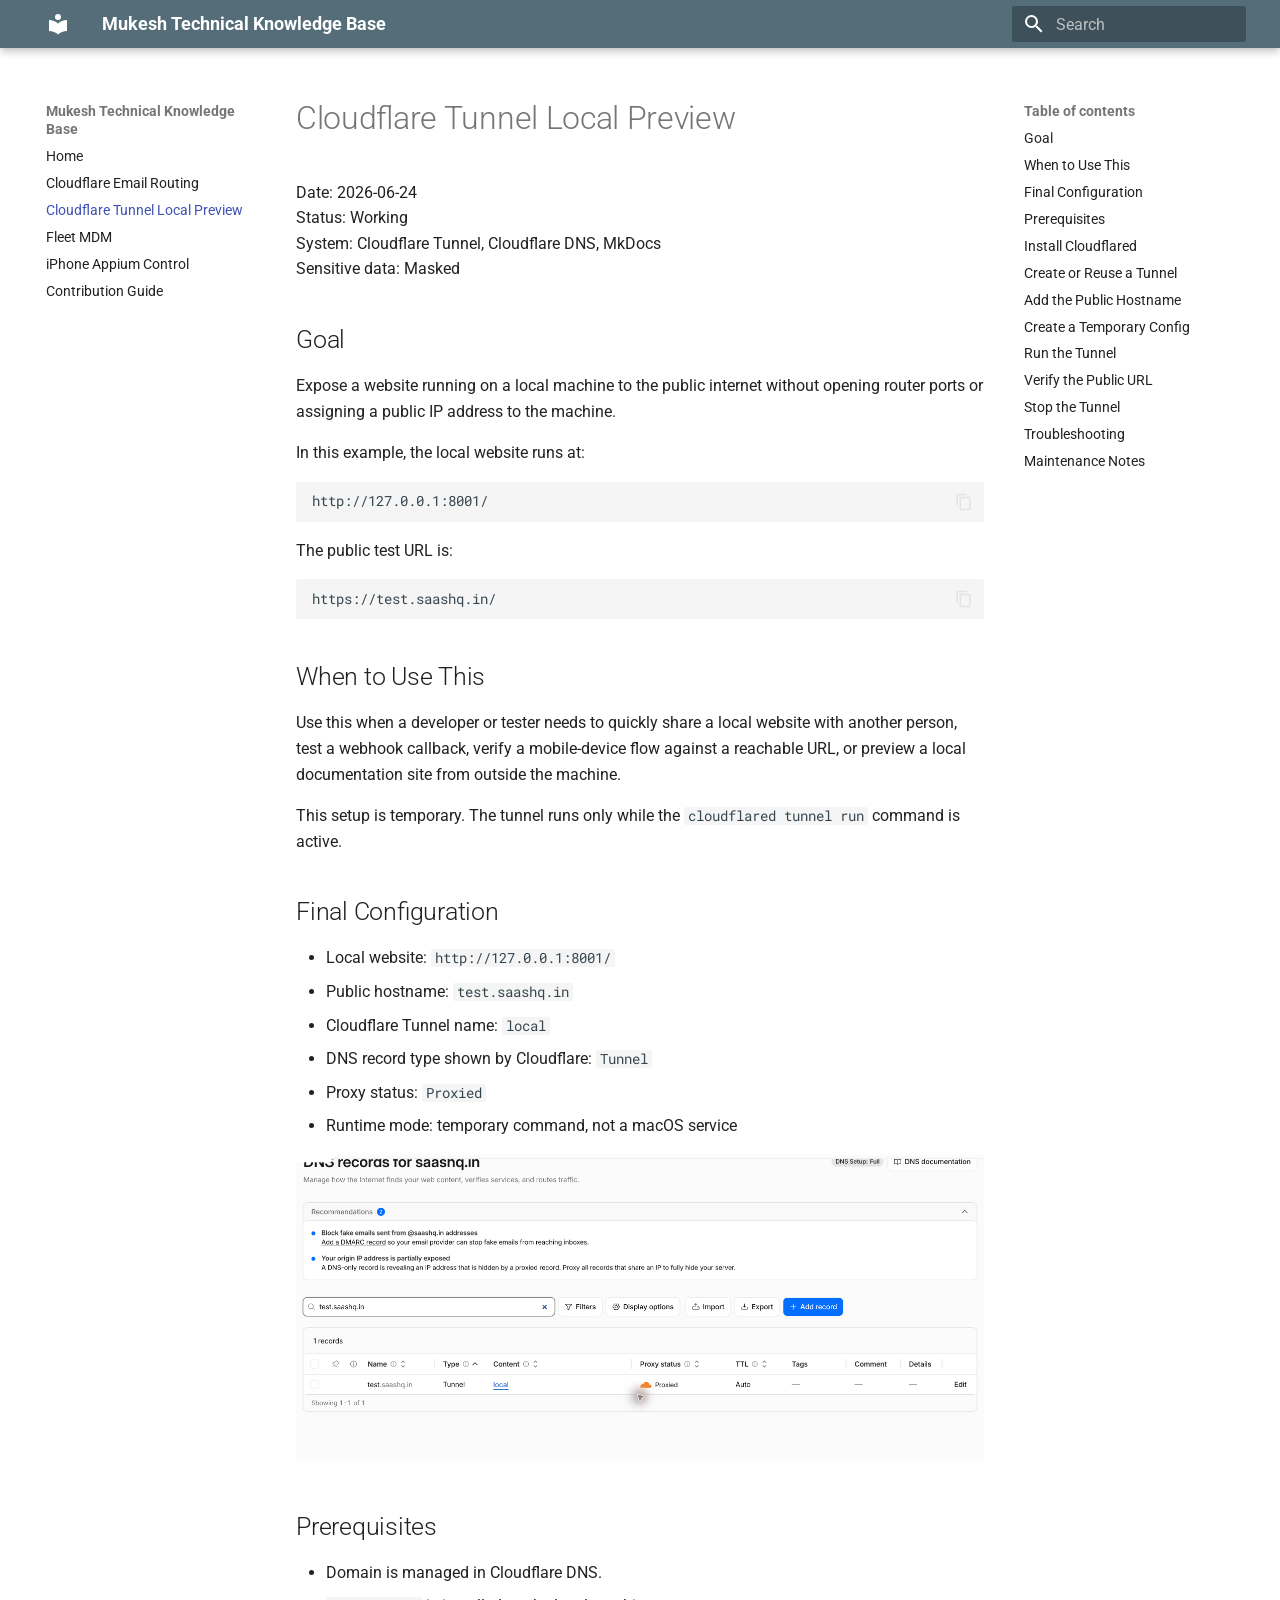
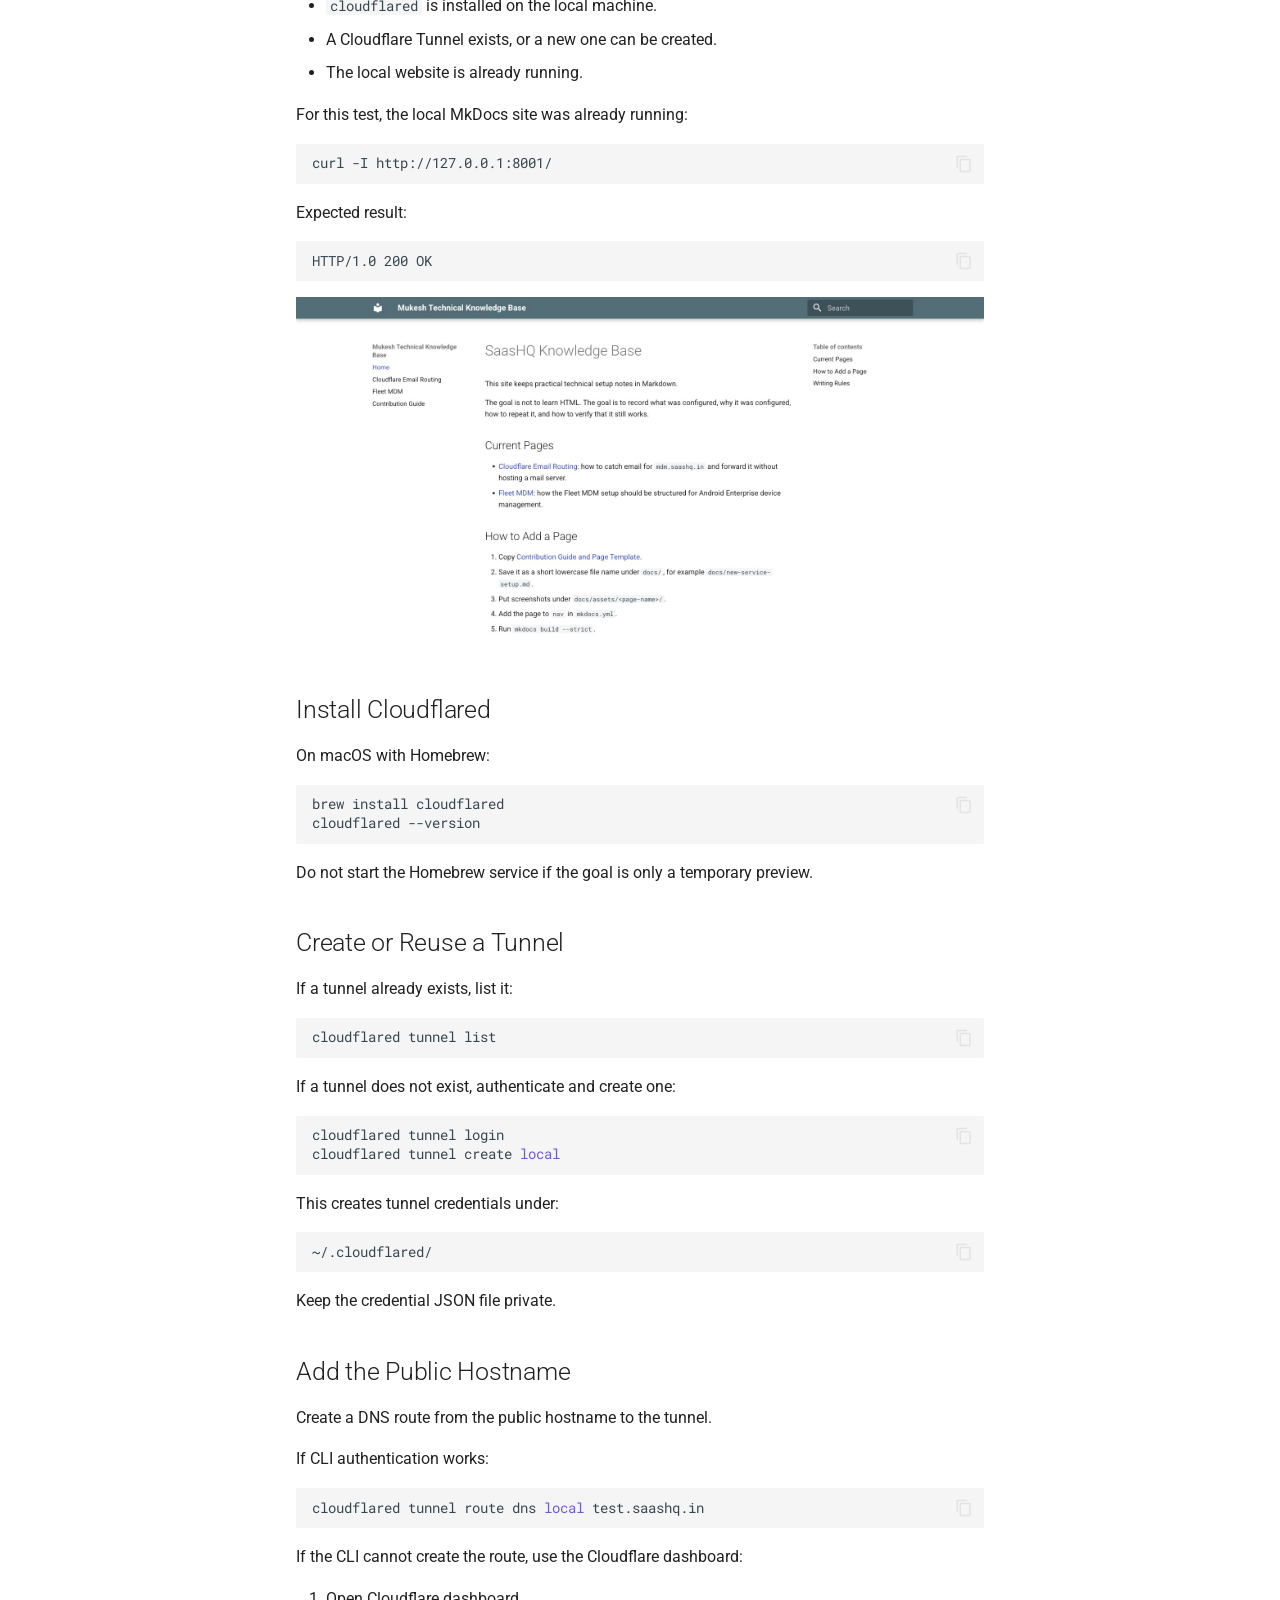
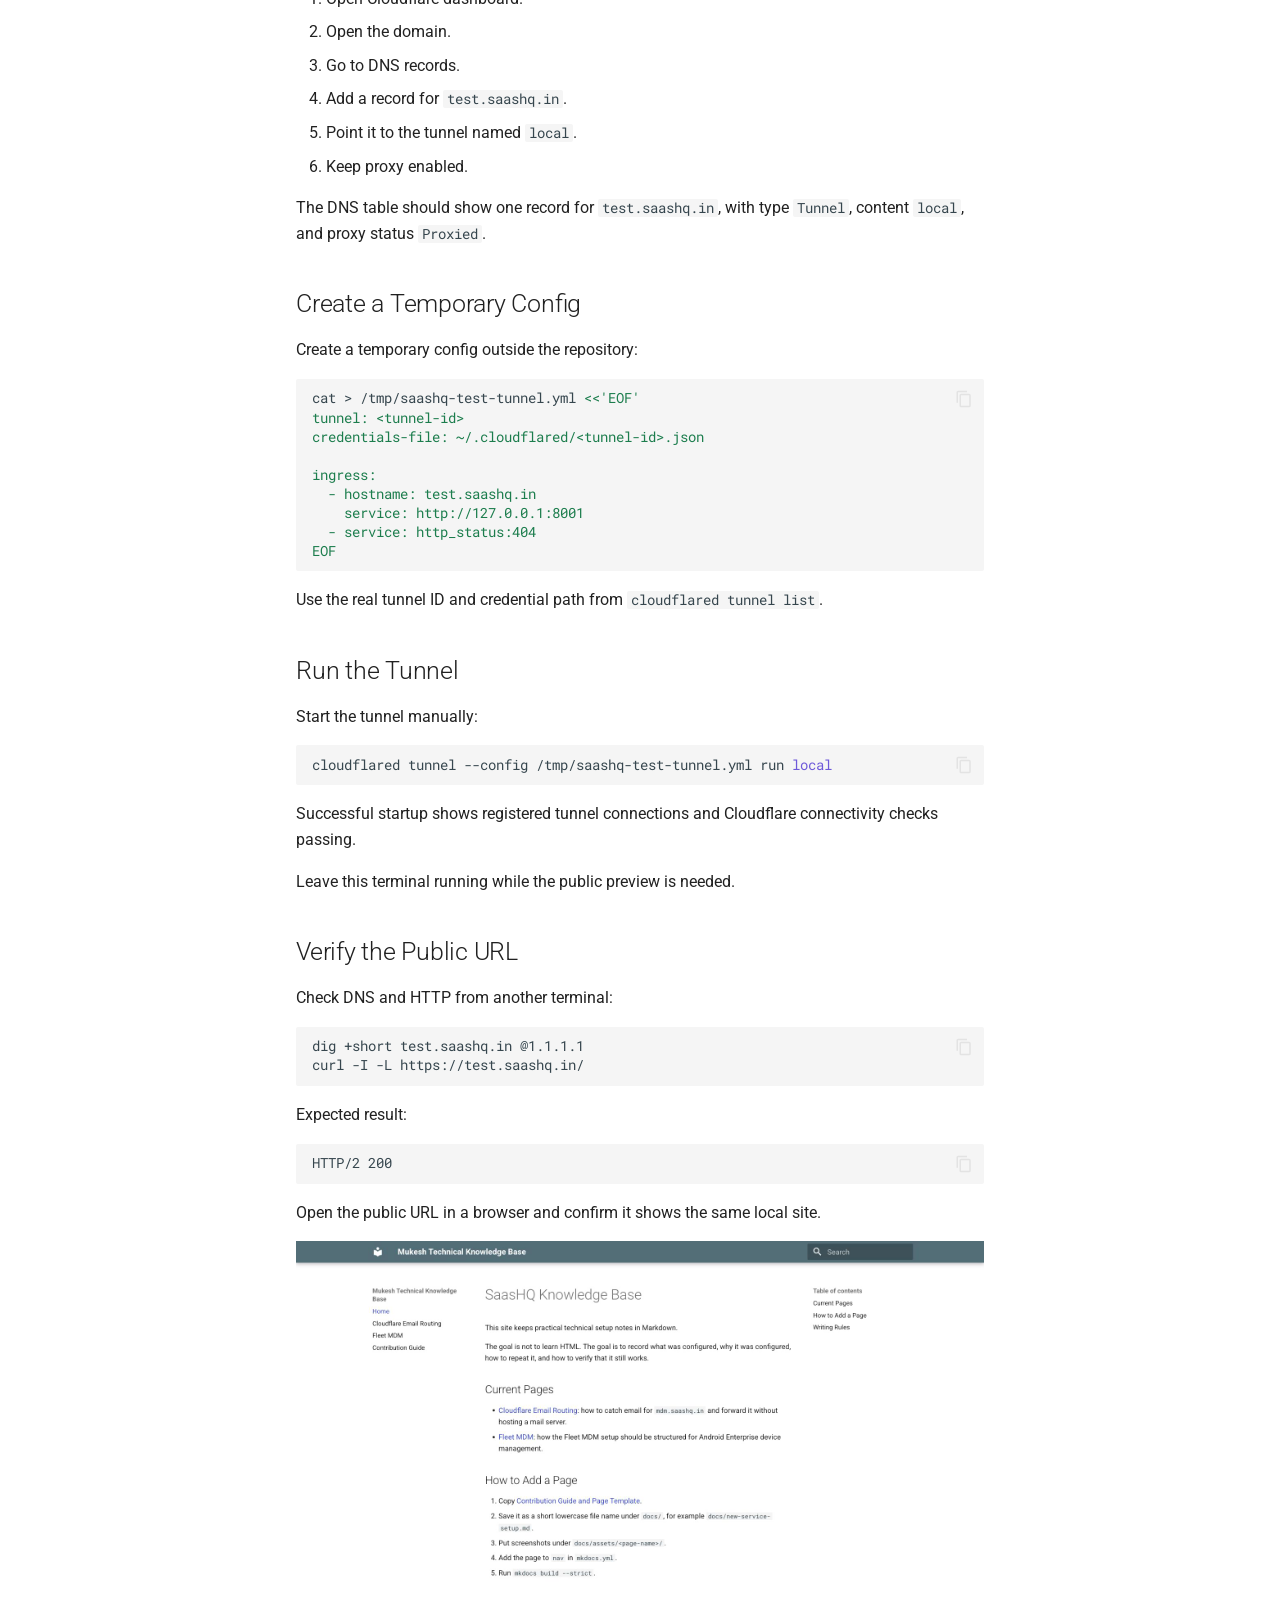
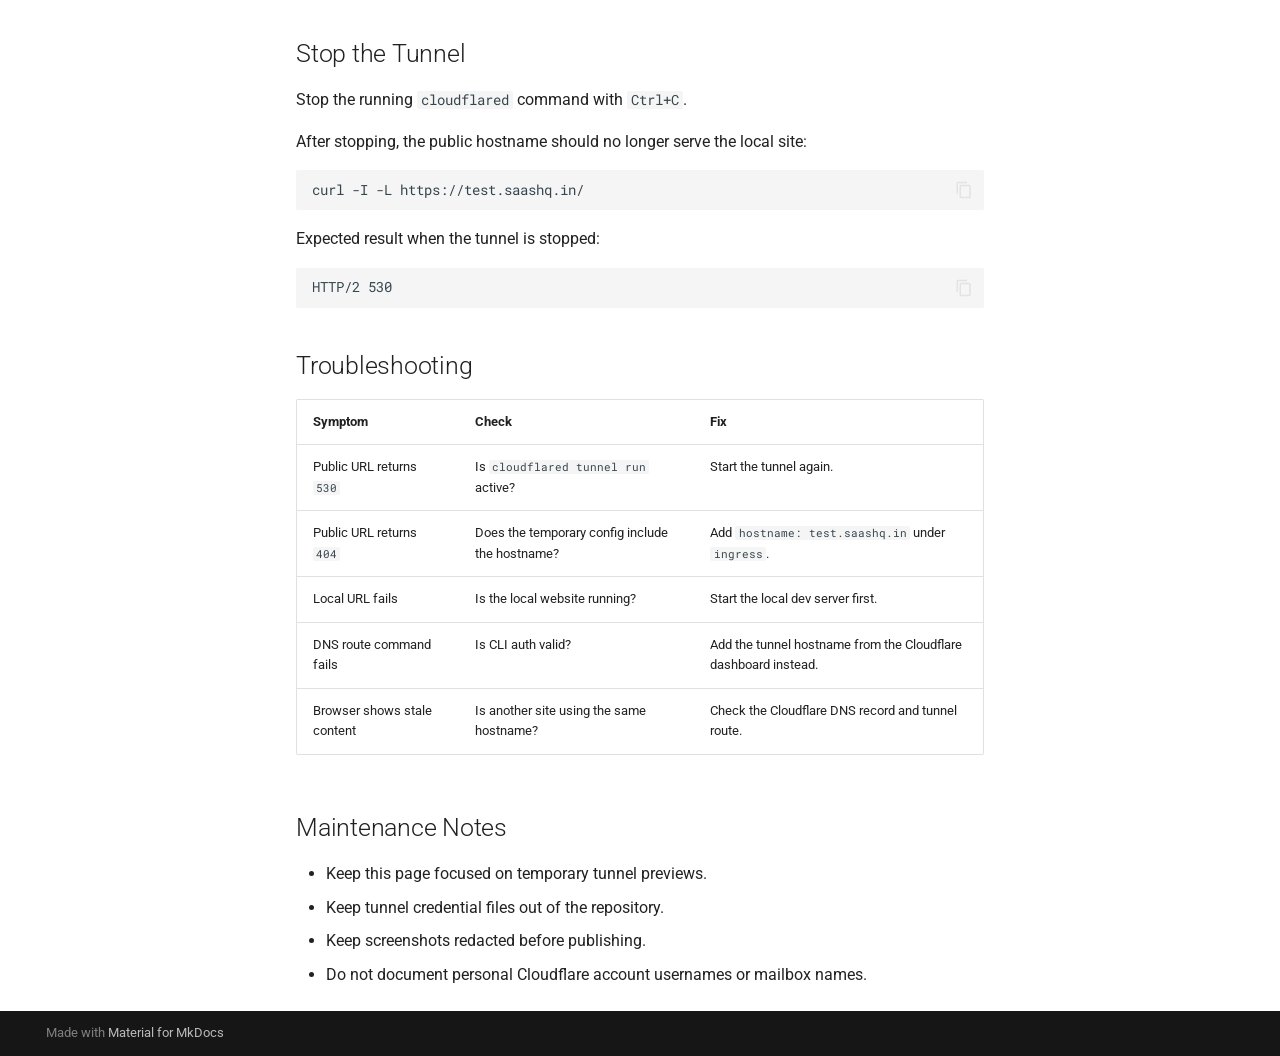
<file: cloudflare-tunnel-local-preview/index.html>
<!doctype html>
<html lang="en" class="no-js">
  <head>
    
      <meta charset="utf-8">
      <meta name="viewport" content="width=device-width,initial-scale=1">
      
        <meta name="description" content="Static Markdown notes for SaasHQ technical setup and operations.">
      
      
      
        <link rel="canonical" href="https://blog.saashq.in/cloudflare-tunnel-local-preview/">
      
      
        <link rel="prev" href="../cloudflare-email-routing/">
      
      
        <link rel="next" href="../fleet-mdm/">
      
      
      <link rel="icon" href="../assets/images/favicon.png">
      <meta name="generator" content="mkdocs-1.6.1, mkdocs-material-9.6.20">
    
    
      
        <title>Cloudflare Tunnel Local Preview - Mukesh Technical Knowledge Base</title>
      
    
    
      <link rel="stylesheet" href="../assets/stylesheets/main.e53b48f4.min.css">
      
        
        <link rel="stylesheet" href="../assets/stylesheets/palette.06af60db.min.css">
      
      


    
    
      
    
    
      
        
        
        <link rel="preconnect" href="https://fonts.gstatic.com" crossorigin>
        <link rel="stylesheet" href="https://fonts.googleapis.com/css?family=Roboto:300,300i,400,400i,700,700i%7CRoboto+Mono:400,400i,700,700i&display=fallback">
        <style>:root{--md-text-font:"Roboto";--md-code-font:"Roboto Mono"}</style>
      
    
    
    <script>__md_scope=new URL("..",location),__md_hash=e=>[...e].reduce(((e,_)=>(e<<5)-e+_.charCodeAt(0)),0),__md_get=(e,_=localStorage,t=__md_scope)=>JSON.parse(_.getItem(t.pathname+"."+e)),__md_set=(e,_,t=localStorage,a=__md_scope)=>{try{t.setItem(a.pathname+"."+e,JSON.stringify(_))}catch(e){}}</script>
    
      

    
    
    
  </head>
  
  
    
    
      
    
    
    
    
    <body dir="ltr" data-md-color-scheme="default" data-md-color-primary="blue-grey" data-md-color-accent="blue">
  
    
    <input class="md-toggle" data-md-toggle="drawer" type="checkbox" id="__drawer" autocomplete="off">
    <input class="md-toggle" data-md-toggle="search" type="checkbox" id="__search" autocomplete="off">
    <label class="md-overlay" for="__drawer"></label>
    <div data-md-component="skip">
      
        
        <a href="#cloudflare-tunnel-local-preview" class="md-skip">
          Skip to content
        </a>
      
    </div>
    <div data-md-component="announce">
      
    </div>
    
    
      

  

<header class="md-header md-header--shadow" data-md-component="header">
  <nav class="md-header__inner md-grid" aria-label="Header">
    <a href=".." title="Mukesh Technical Knowledge Base" class="md-header__button md-logo" aria-label="Mukesh Technical Knowledge Base" data-md-component="logo">
      
  
  <svg xmlns="http://www.w3.org/2000/svg" viewBox="0 0 24 24"><path d="M12 8a3 3 0 0 0 3-3 3 3 0 0 0-3-3 3 3 0 0 0-3 3 3 3 0 0 0 3 3m0 3.54C9.64 9.35 6.5 8 3 8v11c3.5 0 6.64 1.35 9 3.54 2.36-2.19 5.5-3.54 9-3.54V8c-3.5 0-6.64 1.35-9 3.54"/></svg>

    </a>
    <label class="md-header__button md-icon" for="__drawer">
      
      <svg xmlns="http://www.w3.org/2000/svg" viewBox="0 0 24 24"><path d="M3 6h18v2H3zm0 5h18v2H3zm0 5h18v2H3z"/></svg>
    </label>
    <div class="md-header__title" data-md-component="header-title">
      <div class="md-header__ellipsis">
        <div class="md-header__topic">
          <span class="md-ellipsis">
            Mukesh Technical Knowledge Base
          </span>
        </div>
        <div class="md-header__topic" data-md-component="header-topic">
          <span class="md-ellipsis">
            
              Cloudflare Tunnel Local Preview
            
          </span>
        </div>
      </div>
    </div>
    
      
        <form class="md-header__option" data-md-component="palette">
  
    
    
    
    <input class="md-option" data-md-color-media="" data-md-color-scheme="default" data-md-color-primary="blue-grey" data-md-color-accent="blue"  aria-hidden="true"  type="radio" name="__palette" id="__palette_0">
    
  
</form>
      
    
    
      <script>var palette=__md_get("__palette");if(palette&&palette.color){if("(prefers-color-scheme)"===palette.color.media){var media=matchMedia("(prefers-color-scheme: light)"),input=document.querySelector(media.matches?"[data-md-color-media='(prefers-color-scheme: light)']":"[data-md-color-media='(prefers-color-scheme: dark)']");palette.color.media=input.getAttribute("data-md-color-media"),palette.color.scheme=input.getAttribute("data-md-color-scheme"),palette.color.primary=input.getAttribute("data-md-color-primary"),palette.color.accent=input.getAttribute("data-md-color-accent")}for(var[key,value]of Object.entries(palette.color))document.body.setAttribute("data-md-color-"+key,value)}</script>
    
    
    
      
      
        <label class="md-header__button md-icon" for="__search">
          
          <svg xmlns="http://www.w3.org/2000/svg" viewBox="0 0 24 24"><path d="M9.5 3A6.5 6.5 0 0 1 16 9.5c0 1.61-.59 3.09-1.56 4.23l.27.27h.79l5 5-1.5 1.5-5-5v-.79l-.27-.27A6.52 6.52 0 0 1 9.5 16 6.5 6.5 0 0 1 3 9.5 6.5 6.5 0 0 1 9.5 3m0 2C7 5 5 7 5 9.5S7 14 9.5 14 14 12 14 9.5 12 5 9.5 5"/></svg>
        </label>
        <div class="md-search" data-md-component="search" role="dialog">
  <label class="md-search__overlay" for="__search"></label>
  <div class="md-search__inner" role="search">
    <form class="md-search__form" name="search">
      <input type="text" class="md-search__input" name="query" aria-label="Search" placeholder="Search" autocapitalize="off" autocorrect="off" autocomplete="off" spellcheck="false" data-md-component="search-query" required>
      <label class="md-search__icon md-icon" for="__search">
        
        <svg xmlns="http://www.w3.org/2000/svg" viewBox="0 0 24 24"><path d="M9.5 3A6.5 6.5 0 0 1 16 9.5c0 1.61-.59 3.09-1.56 4.23l.27.27h.79l5 5-1.5 1.5-5-5v-.79l-.27-.27A6.52 6.52 0 0 1 9.5 16 6.5 6.5 0 0 1 3 9.5 6.5 6.5 0 0 1 9.5 3m0 2C7 5 5 7 5 9.5S7 14 9.5 14 14 12 14 9.5 12 5 9.5 5"/></svg>
        
        <svg xmlns="http://www.w3.org/2000/svg" viewBox="0 0 24 24"><path d="M20 11v2H8l5.5 5.5-1.42 1.42L4.16 12l7.92-7.92L13.5 5.5 8 11z"/></svg>
      </label>
      <nav class="md-search__options" aria-label="Search">
        
        <button type="reset" class="md-search__icon md-icon" title="Clear" aria-label="Clear" tabindex="-1">
          
          <svg xmlns="http://www.w3.org/2000/svg" viewBox="0 0 24 24"><path d="M19 6.41 17.59 5 12 10.59 6.41 5 5 6.41 10.59 12 5 17.59 6.41 19 12 13.41 17.59 19 19 17.59 13.41 12z"/></svg>
        </button>
      </nav>
      
        <div class="md-search__suggest" data-md-component="search-suggest"></div>
      
    </form>
    <div class="md-search__output">
      <div class="md-search__scrollwrap" tabindex="0" data-md-scrollfix>
        <div class="md-search-result" data-md-component="search-result">
          <div class="md-search-result__meta">
            Initializing search
          </div>
          <ol class="md-search-result__list" role="presentation"></ol>
        </div>
      </div>
    </div>
  </div>
</div>
      
    
    
  </nav>
  
</header>
    
    <div class="md-container" data-md-component="container">
      
      
        
          
        
      
      <main class="md-main" data-md-component="main">
        <div class="md-main__inner md-grid">
          
            
              
              <div class="md-sidebar md-sidebar--primary" data-md-component="sidebar" data-md-type="navigation" >
                <div class="md-sidebar__scrollwrap">
                  <div class="md-sidebar__inner">
                    



<nav class="md-nav md-nav--primary" aria-label="Navigation" data-md-level="0">
  <label class="md-nav__title" for="__drawer">
    <a href=".." title="Mukesh Technical Knowledge Base" class="md-nav__button md-logo" aria-label="Mukesh Technical Knowledge Base" data-md-component="logo">
      
  
  <svg xmlns="http://www.w3.org/2000/svg" viewBox="0 0 24 24"><path d="M12 8a3 3 0 0 0 3-3 3 3 0 0 0-3-3 3 3 0 0 0-3 3 3 3 0 0 0 3 3m0 3.54C9.64 9.35 6.5 8 3 8v11c3.5 0 6.64 1.35 9 3.54 2.36-2.19 5.5-3.54 9-3.54V8c-3.5 0-6.64 1.35-9 3.54"/></svg>

    </a>
    Mukesh Technical Knowledge Base
  </label>
  
  <ul class="md-nav__list" data-md-scrollfix>
    
      
      
  
  
  
  
    <li class="md-nav__item">
      <a href=".." class="md-nav__link">
        
  
  
  <span class="md-ellipsis">
    Home
    
  </span>
  

      </a>
    </li>
  

    
      
      
  
  
  
  
    <li class="md-nav__item">
      <a href="../cloudflare-email-routing/" class="md-nav__link">
        
  
  
  <span class="md-ellipsis">
    Cloudflare Email Routing
    
  </span>
  

      </a>
    </li>
  

    
      
      
  
  
    
  
  
  
    <li class="md-nav__item md-nav__item--active">
      
      <input class="md-nav__toggle md-toggle" type="checkbox" id="__toc">
      
      
        
      
      
        <label class="md-nav__link md-nav__link--active" for="__toc">
          
  
  
  <span class="md-ellipsis">
    Cloudflare Tunnel Local Preview
    
  </span>
  

          <span class="md-nav__icon md-icon"></span>
        </label>
      
      <a href="./" class="md-nav__link md-nav__link--active">
        
  
  
  <span class="md-ellipsis">
    Cloudflare Tunnel Local Preview
    
  </span>
  

      </a>
      
        

<nav class="md-nav md-nav--secondary" aria-label="Table of contents">
  
  
  
    
  
  
    <label class="md-nav__title" for="__toc">
      <span class="md-nav__icon md-icon"></span>
      Table of contents
    </label>
    <ul class="md-nav__list" data-md-component="toc" data-md-scrollfix>
      
        <li class="md-nav__item">
  <a href="#goal" class="md-nav__link">
    <span class="md-ellipsis">
      Goal
    </span>
  </a>
  
</li>
      
        <li class="md-nav__item">
  <a href="#when-to-use-this" class="md-nav__link">
    <span class="md-ellipsis">
      When to Use This
    </span>
  </a>
  
</li>
      
        <li class="md-nav__item">
  <a href="#final-configuration" class="md-nav__link">
    <span class="md-ellipsis">
      Final Configuration
    </span>
  </a>
  
</li>
      
        <li class="md-nav__item">
  <a href="#prerequisites" class="md-nav__link">
    <span class="md-ellipsis">
      Prerequisites
    </span>
  </a>
  
</li>
      
        <li class="md-nav__item">
  <a href="#install-cloudflared" class="md-nav__link">
    <span class="md-ellipsis">
      Install Cloudflared
    </span>
  </a>
  
</li>
      
        <li class="md-nav__item">
  <a href="#create-or-reuse-a-tunnel" class="md-nav__link">
    <span class="md-ellipsis">
      Create or Reuse a Tunnel
    </span>
  </a>
  
</li>
      
        <li class="md-nav__item">
  <a href="#add-the-public-hostname" class="md-nav__link">
    <span class="md-ellipsis">
      Add the Public Hostname
    </span>
  </a>
  
</li>
      
        <li class="md-nav__item">
  <a href="#create-a-temporary-config" class="md-nav__link">
    <span class="md-ellipsis">
      Create a Temporary Config
    </span>
  </a>
  
</li>
      
        <li class="md-nav__item">
  <a href="#run-the-tunnel" class="md-nav__link">
    <span class="md-ellipsis">
      Run the Tunnel
    </span>
  </a>
  
</li>
      
        <li class="md-nav__item">
  <a href="#verify-the-public-url" class="md-nav__link">
    <span class="md-ellipsis">
      Verify the Public URL
    </span>
  </a>
  
</li>
      
        <li class="md-nav__item">
  <a href="#stop-the-tunnel" class="md-nav__link">
    <span class="md-ellipsis">
      Stop the Tunnel
    </span>
  </a>
  
</li>
      
        <li class="md-nav__item">
  <a href="#troubleshooting" class="md-nav__link">
    <span class="md-ellipsis">
      Troubleshooting
    </span>
  </a>
  
</li>
      
        <li class="md-nav__item">
  <a href="#maintenance-notes" class="md-nav__link">
    <span class="md-ellipsis">
      Maintenance Notes
    </span>
  </a>
  
</li>
      
    </ul>
  
</nav>
      
    </li>
  

    
      
      
  
  
  
  
    <li class="md-nav__item">
      <a href="../fleet-mdm/" class="md-nav__link">
        
  
  
  <span class="md-ellipsis">
    Fleet MDM
    
  </span>
  

      </a>
    </li>
  

    
      
      
  
  
  
  
    <li class="md-nav__item">
      <a href="../ios-real-device-appium-control/" class="md-nav__link">
        
  
  
  <span class="md-ellipsis">
    iPhone Appium Control
    
  </span>
  

      </a>
    </li>
  

    
      
      
  
  
  
  
    <li class="md-nav__item">
      <a href="../page-template/" class="md-nav__link">
        
  
  
  <span class="md-ellipsis">
    Contribution Guide
    
  </span>
  

      </a>
    </li>
  

    
  </ul>
</nav>
                  </div>
                </div>
              </div>
            
            
              
              <div class="md-sidebar md-sidebar--secondary" data-md-component="sidebar" data-md-type="toc" >
                <div class="md-sidebar__scrollwrap">
                  <div class="md-sidebar__inner">
                    

<nav class="md-nav md-nav--secondary" aria-label="Table of contents">
  
  
  
    
  
  
    <label class="md-nav__title" for="__toc">
      <span class="md-nav__icon md-icon"></span>
      Table of contents
    </label>
    <ul class="md-nav__list" data-md-component="toc" data-md-scrollfix>
      
        <li class="md-nav__item">
  <a href="#goal" class="md-nav__link">
    <span class="md-ellipsis">
      Goal
    </span>
  </a>
  
</li>
      
        <li class="md-nav__item">
  <a href="#when-to-use-this" class="md-nav__link">
    <span class="md-ellipsis">
      When to Use This
    </span>
  </a>
  
</li>
      
        <li class="md-nav__item">
  <a href="#final-configuration" class="md-nav__link">
    <span class="md-ellipsis">
      Final Configuration
    </span>
  </a>
  
</li>
      
        <li class="md-nav__item">
  <a href="#prerequisites" class="md-nav__link">
    <span class="md-ellipsis">
      Prerequisites
    </span>
  </a>
  
</li>
      
        <li class="md-nav__item">
  <a href="#install-cloudflared" class="md-nav__link">
    <span class="md-ellipsis">
      Install Cloudflared
    </span>
  </a>
  
</li>
      
        <li class="md-nav__item">
  <a href="#create-or-reuse-a-tunnel" class="md-nav__link">
    <span class="md-ellipsis">
      Create or Reuse a Tunnel
    </span>
  </a>
  
</li>
      
        <li class="md-nav__item">
  <a href="#add-the-public-hostname" class="md-nav__link">
    <span class="md-ellipsis">
      Add the Public Hostname
    </span>
  </a>
  
</li>
      
        <li class="md-nav__item">
  <a href="#create-a-temporary-config" class="md-nav__link">
    <span class="md-ellipsis">
      Create a Temporary Config
    </span>
  </a>
  
</li>
      
        <li class="md-nav__item">
  <a href="#run-the-tunnel" class="md-nav__link">
    <span class="md-ellipsis">
      Run the Tunnel
    </span>
  </a>
  
</li>
      
        <li class="md-nav__item">
  <a href="#verify-the-public-url" class="md-nav__link">
    <span class="md-ellipsis">
      Verify the Public URL
    </span>
  </a>
  
</li>
      
        <li class="md-nav__item">
  <a href="#stop-the-tunnel" class="md-nav__link">
    <span class="md-ellipsis">
      Stop the Tunnel
    </span>
  </a>
  
</li>
      
        <li class="md-nav__item">
  <a href="#troubleshooting" class="md-nav__link">
    <span class="md-ellipsis">
      Troubleshooting
    </span>
  </a>
  
</li>
      
        <li class="md-nav__item">
  <a href="#maintenance-notes" class="md-nav__link">
    <span class="md-ellipsis">
      Maintenance Notes
    </span>
  </a>
  
</li>
      
    </ul>
  
</nav>
                  </div>
                </div>
              </div>
            
          
          
            <div class="md-content" data-md-component="content">
              <article class="md-content__inner md-typeset">
                
                  



<h1 id="cloudflare-tunnel-local-preview">Cloudflare Tunnel Local Preview</h1>
<p>Date: 2026-06-24<br />
Status: Working<br />
System: Cloudflare Tunnel, Cloudflare DNS, MkDocs<br />
Sensitive data: Masked</p>
<h2 id="goal">Goal</h2>
<p>Expose a website running on a local machine to the public internet without opening router ports or assigning a public IP address to the machine.</p>
<p>In this example, the local website runs at:</p>
<div class="highlight"><pre><span></span><code><a id="__codelineno-0-1" name="__codelineno-0-1" href="#__codelineno-0-1"></a>http://127.0.0.1:8001/
</code></pre></div>
<p>The public test URL is:</p>
<div class="highlight"><pre><span></span><code><a id="__codelineno-1-1" name="__codelineno-1-1" href="#__codelineno-1-1"></a>https://test.saashq.in/
</code></pre></div>
<h2 id="when-to-use-this">When to Use This</h2>
<p>Use this when a developer or tester needs to quickly share a local website with another person, test a webhook callback, verify a mobile-device flow against a reachable URL, or preview a local documentation site from outside the machine.</p>
<p>This setup is temporary. The tunnel runs only while the <code>cloudflared tunnel run</code> command is active.</p>
<h2 id="final-configuration">Final Configuration</h2>
<ul>
<li>Local website: <code>http://127.0.0.1:8001/</code></li>
<li>Public hostname: <code>test.saashq.in</code></li>
<li>Cloudflare Tunnel name: <code>local</code></li>
<li>DNS record type shown by Cloudflare: <code>Tunnel</code></li>
<li>Proxy status: <code>Proxied</code></li>
<li>Runtime mode: temporary command, not a macOS service</li>
</ul>
<p><img alt="Cloudflare DNS record for the tunnel" src="../assets/cloudflare-tunnel-local-preview/cloudflare-dns-test-tunnel-redacted.png" /></p>
<h2 id="prerequisites">Prerequisites</h2>
<ul>
<li>Domain is managed in Cloudflare DNS.</li>
<li><code>cloudflared</code> is installed on the local machine.</li>
<li>A Cloudflare Tunnel exists, or a new one can be created.</li>
<li>The local website is already running.</li>
</ul>
<p>For this test, the local MkDocs site was already running:</p>
<div class="highlight"><pre><span></span><code><a id="__codelineno-2-1" name="__codelineno-2-1" href="#__codelineno-2-1"></a>curl<span class="w"> </span>-I<span class="w"> </span>http://127.0.0.1:8001/
</code></pre></div>
<p>Expected result:</p>
<div class="highlight"><pre><span></span><code><a id="__codelineno-3-1" name="__codelineno-3-1" href="#__codelineno-3-1"></a>HTTP/1.0 200 OK
</code></pre></div>
<p><img alt="Local MkDocs preview" src="../assets/cloudflare-tunnel-local-preview/local-mkdocs-preview.png" /></p>
<h2 id="install-cloudflared">Install Cloudflared</h2>
<p>On macOS with Homebrew:</p>
<div class="highlight"><pre><span></span><code><a id="__codelineno-4-1" name="__codelineno-4-1" href="#__codelineno-4-1"></a>brew<span class="w"> </span>install<span class="w"> </span>cloudflared
<a id="__codelineno-4-2" name="__codelineno-4-2" href="#__codelineno-4-2"></a>cloudflared<span class="w"> </span>--version
</code></pre></div>
<p>Do not start the Homebrew service if the goal is only a temporary preview.</p>
<h2 id="create-or-reuse-a-tunnel">Create or Reuse a Tunnel</h2>
<p>If a tunnel already exists, list it:</p>
<div class="highlight"><pre><span></span><code><a id="__codelineno-5-1" name="__codelineno-5-1" href="#__codelineno-5-1"></a>cloudflared<span class="w"> </span>tunnel<span class="w"> </span>list
</code></pre></div>
<p>If a tunnel does not exist, authenticate and create one:</p>
<div class="highlight"><pre><span></span><code><a id="__codelineno-6-1" name="__codelineno-6-1" href="#__codelineno-6-1"></a>cloudflared<span class="w"> </span>tunnel<span class="w"> </span>login
<a id="__codelineno-6-2" name="__codelineno-6-2" href="#__codelineno-6-2"></a>cloudflared<span class="w"> </span>tunnel<span class="w"> </span>create<span class="w"> </span><span class="nb">local</span>
</code></pre></div>
<p>This creates tunnel credentials under:</p>
<div class="highlight"><pre><span></span><code><a id="__codelineno-7-1" name="__codelineno-7-1" href="#__codelineno-7-1"></a>~/.cloudflared/
</code></pre></div>
<p>Keep the credential JSON file private.</p>
<h2 id="add-the-public-hostname">Add the Public Hostname</h2>
<p>Create a DNS route from the public hostname to the tunnel.</p>
<p>If CLI authentication works:</p>
<div class="highlight"><pre><span></span><code><a id="__codelineno-8-1" name="__codelineno-8-1" href="#__codelineno-8-1"></a>cloudflared<span class="w"> </span>tunnel<span class="w"> </span>route<span class="w"> </span>dns<span class="w"> </span><span class="nb">local</span><span class="w"> </span>test.saashq.in
</code></pre></div>
<p>If the CLI cannot create the route, use the Cloudflare dashboard:</p>
<ol>
<li>Open Cloudflare dashboard.</li>
<li>Open the domain.</li>
<li>Go to DNS records.</li>
<li>Add a record for <code>test.saashq.in</code>.</li>
<li>Point it to the tunnel named <code>local</code>.</li>
<li>Keep proxy enabled.</li>
</ol>
<p>The DNS table should show one record for <code>test.saashq.in</code>, with type <code>Tunnel</code>, content <code>local</code>, and proxy status <code>Proxied</code>.</p>
<h2 id="create-a-temporary-config">Create a Temporary Config</h2>
<p>Create a temporary config outside the repository:</p>
<div class="highlight"><pre><span></span><code><a id="__codelineno-9-1" name="__codelineno-9-1" href="#__codelineno-9-1"></a>cat<span class="w"> </span>&gt;<span class="w"> </span>/tmp/saashq-test-tunnel.yml<span class="w"> </span><span class="s">&lt;&lt;&#39;EOF&#39;</span>
<a id="__codelineno-9-2" name="__codelineno-9-2" href="#__codelineno-9-2"></a><span class="s">tunnel: &lt;tunnel-id&gt;</span>
<a id="__codelineno-9-3" name="__codelineno-9-3" href="#__codelineno-9-3"></a><span class="s">credentials-file: ~/.cloudflared/&lt;tunnel-id&gt;.json</span>
<a id="__codelineno-9-4" name="__codelineno-9-4" href="#__codelineno-9-4"></a>
<a id="__codelineno-9-5" name="__codelineno-9-5" href="#__codelineno-9-5"></a><span class="s">ingress:</span>
<a id="__codelineno-9-6" name="__codelineno-9-6" href="#__codelineno-9-6"></a><span class="s">  - hostname: test.saashq.in</span>
<a id="__codelineno-9-7" name="__codelineno-9-7" href="#__codelineno-9-7"></a><span class="s">    service: http://127.0.0.1:8001</span>
<a id="__codelineno-9-8" name="__codelineno-9-8" href="#__codelineno-9-8"></a><span class="s">  - service: http_status:404</span>
<a id="__codelineno-9-9" name="__codelineno-9-9" href="#__codelineno-9-9"></a><span class="s">EOF</span>
</code></pre></div>
<p>Use the real tunnel ID and credential path from <code>cloudflared tunnel list</code>.</p>
<h2 id="run-the-tunnel">Run the Tunnel</h2>
<p>Start the tunnel manually:</p>
<div class="highlight"><pre><span></span><code><a id="__codelineno-10-1" name="__codelineno-10-1" href="#__codelineno-10-1"></a>cloudflared<span class="w"> </span>tunnel<span class="w"> </span>--config<span class="w"> </span>/tmp/saashq-test-tunnel.yml<span class="w"> </span>run<span class="w"> </span><span class="nb">local</span>
</code></pre></div>
<p>Successful startup shows registered tunnel connections and Cloudflare connectivity checks passing.</p>
<p>Leave this terminal running while the public preview is needed.</p>
<h2 id="verify-the-public-url">Verify the Public URL</h2>
<p>Check DNS and HTTP from another terminal:</p>
<div class="highlight"><pre><span></span><code><a id="__codelineno-11-1" name="__codelineno-11-1" href="#__codelineno-11-1"></a>dig<span class="w"> </span>+short<span class="w"> </span>test.saashq.in<span class="w"> </span>@1.1.1.1
<a id="__codelineno-11-2" name="__codelineno-11-2" href="#__codelineno-11-2"></a>curl<span class="w"> </span>-I<span class="w"> </span>-L<span class="w"> </span>https://test.saashq.in/
</code></pre></div>
<p>Expected result:</p>
<div class="highlight"><pre><span></span><code><a id="__codelineno-12-1" name="__codelineno-12-1" href="#__codelineno-12-1"></a>HTTP/2 200
</code></pre></div>
<p>Open the public URL in a browser and confirm it shows the same local site.</p>
<p><img alt="Public tunnel preview" src="../assets/cloudflare-tunnel-local-preview/public-tunnel-preview.png" /></p>
<h2 id="stop-the-tunnel">Stop the Tunnel</h2>
<p>Stop the running <code>cloudflared</code> command with <code>Ctrl+C</code>.</p>
<p>After stopping, the public hostname should no longer serve the local site:</p>
<div class="highlight"><pre><span></span><code><a id="__codelineno-13-1" name="__codelineno-13-1" href="#__codelineno-13-1"></a>curl<span class="w"> </span>-I<span class="w"> </span>-L<span class="w"> </span>https://test.saashq.in/
</code></pre></div>
<p>Expected result when the tunnel is stopped:</p>
<div class="highlight"><pre><span></span><code><a id="__codelineno-14-1" name="__codelineno-14-1" href="#__codelineno-14-1"></a>HTTP/2 530
</code></pre></div>
<h2 id="troubleshooting">Troubleshooting</h2>
<table>
<thead>
<tr>
<th>Symptom</th>
<th>Check</th>
<th>Fix</th>
</tr>
</thead>
<tbody>
<tr>
<td>Public URL returns <code>530</code></td>
<td>Is <code>cloudflared tunnel run</code> active?</td>
<td>Start the tunnel again.</td>
</tr>
<tr>
<td>Public URL returns <code>404</code></td>
<td>Does the temporary config include the hostname?</td>
<td>Add <code>hostname: test.saashq.in</code> under <code>ingress</code>.</td>
</tr>
<tr>
<td>Local URL fails</td>
<td>Is the local website running?</td>
<td>Start the local dev server first.</td>
</tr>
<tr>
<td>DNS route command fails</td>
<td>Is CLI auth valid?</td>
<td>Add the tunnel hostname from the Cloudflare dashboard instead.</td>
</tr>
<tr>
<td>Browser shows stale content</td>
<td>Is another site using the same hostname?</td>
<td>Check the Cloudflare DNS record and tunnel route.</td>
</tr>
</tbody>
</table>
<h2 id="maintenance-notes">Maintenance Notes</h2>
<ul>
<li>Keep this page focused on temporary tunnel previews.</li>
<li>Keep tunnel credential files out of the repository.</li>
<li>Keep screenshots redacted before publishing.</li>
<li>Do not document personal Cloudflare account usernames or mailbox names.</li>
</ul>












                
              </article>
            </div>
          
          
<script>var target=document.getElementById(location.hash.slice(1));target&&target.name&&(target.checked=target.name.startsWith("__tabbed_"))</script>
        </div>
        
          <button type="button" class="md-top md-icon" data-md-component="top" hidden>
  
  <svg xmlns="http://www.w3.org/2000/svg" viewBox="0 0 24 24"><path d="M13 20h-2V8l-5.5 5.5-1.42-1.42L12 4.16l7.92 7.92-1.42 1.42L13 8z"/></svg>
  Back to top
</button>
        
      </main>
      
        <footer class="md-footer">
  
  <div class="md-footer-meta md-typeset">
    <div class="md-footer-meta__inner md-grid">
      <div class="md-copyright">
  
  
    Made with
    <a href="https://squidfunk.github.io/mkdocs-material/" target="_blank" rel="noopener">
      Material for MkDocs
    </a>
  
</div>
      
    </div>
  </div>
</footer>
      
    </div>
    <div class="md-dialog" data-md-component="dialog">
      <div class="md-dialog__inner md-typeset"></div>
    </div>
    
    
    
      
      <script id="__config" type="application/json">{"base": "..", "features": ["navigation.sections", "navigation.expand", "navigation.indexes", "navigation.top", "search.highlight", "search.suggest", "content.code.copy"], "search": "../assets/javascripts/workers/search.973d3a69.min.js", "tags": null, "translations": {"clipboard.copied": "Copied to clipboard", "clipboard.copy": "Copy to clipboard", "search.result.more.one": "1 more on this page", "search.result.more.other": "# more on this page", "search.result.none": "No matching documents", "search.result.one": "1 matching document", "search.result.other": "# matching documents", "search.result.placeholder": "Type to start searching", "search.result.term.missing": "Missing", "select.version": "Select version"}, "version": null}</script>
    
    
      <script src="../assets/javascripts/bundle.f55a23d4.min.js"></script>
      
    
  </body>
</html>
</file>
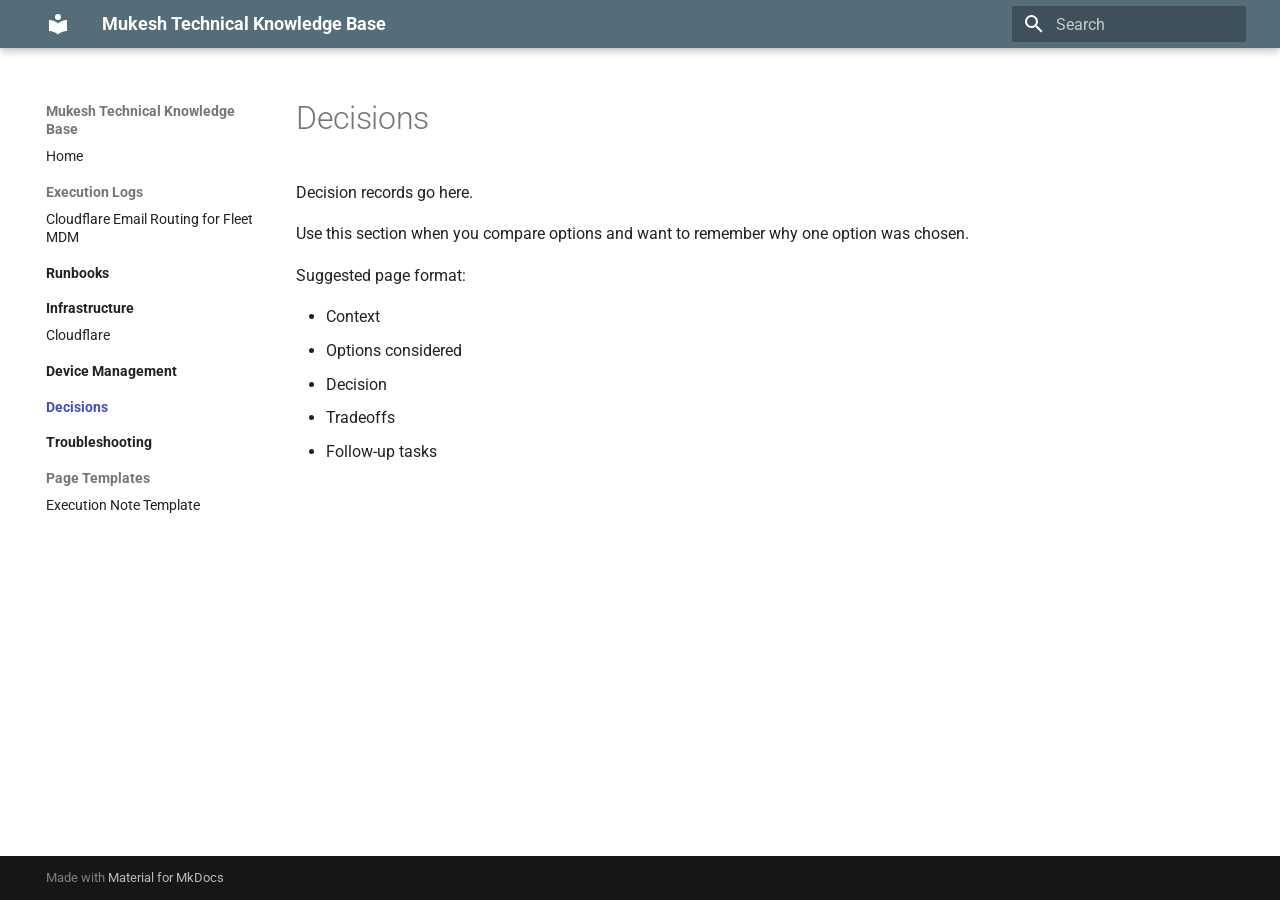
<file: decisions/index.html>
<!doctype html>
<html lang="en" class="no-js">
  <head>
    
      <meta charset="utf-8">
      <meta name="viewport" content="width=device-width,initial-scale=1">
      
        <meta name="description" content="Static documentation for technical execution notes, runbooks, decisions, and troubleshooting.">
      
      
      
        <link rel="canonical" href="https://blog.saashq.in/decisions/">
      
      
        <link rel="prev" href="../device-management/">
      
      
        <link rel="next" href="../troubleshooting/">
      
      
      <link rel="icon" href="../assets/images/favicon.png">
      <meta name="generator" content="mkdocs-1.6.1, mkdocs-material-9.6.20">
    
    
      
        <title>Overview - Mukesh Technical Knowledge Base</title>
      
    
    
      <link rel="stylesheet" href="../assets/stylesheets/main.e53b48f4.min.css">
      
        
        <link rel="stylesheet" href="../assets/stylesheets/palette.06af60db.min.css">
      
      


    
    
      
    
    
      
        
        
        <link rel="preconnect" href="https://fonts.gstatic.com" crossorigin>
        <link rel="stylesheet" href="https://fonts.googleapis.com/css?family=Roboto:300,300i,400,400i,700,700i%7CRoboto+Mono:400,400i,700,700i&display=fallback">
        <style>:root{--md-text-font:"Roboto";--md-code-font:"Roboto Mono"}</style>
      
    
    
    <script>__md_scope=new URL("..",location),__md_hash=e=>[...e].reduce(((e,_)=>(e<<5)-e+_.charCodeAt(0)),0),__md_get=(e,_=localStorage,t=__md_scope)=>JSON.parse(_.getItem(t.pathname+"."+e)),__md_set=(e,_,t=localStorage,a=__md_scope)=>{try{t.setItem(a.pathname+"."+e,JSON.stringify(_))}catch(e){}}</script>
    
      

    
    
    
  </head>
  
  
    
    
      
    
    
    
    
    <body dir="ltr" data-md-color-scheme="default" data-md-color-primary="blue-grey" data-md-color-accent="blue">
  
    
    <input class="md-toggle" data-md-toggle="drawer" type="checkbox" id="__drawer" autocomplete="off">
    <input class="md-toggle" data-md-toggle="search" type="checkbox" id="__search" autocomplete="off">
    <label class="md-overlay" for="__drawer"></label>
    <div data-md-component="skip">
      
        
        <a href="#decisions" class="md-skip">
          Skip to content
        </a>
      
    </div>
    <div data-md-component="announce">
      
    </div>
    
    
      

  

<header class="md-header md-header--shadow" data-md-component="header">
  <nav class="md-header__inner md-grid" aria-label="Header">
    <a href=".." title="Mukesh Technical Knowledge Base" class="md-header__button md-logo" aria-label="Mukesh Technical Knowledge Base" data-md-component="logo">
      
  
  <svg xmlns="http://www.w3.org/2000/svg" viewBox="0 0 24 24"><path d="M12 8a3 3 0 0 0 3-3 3 3 0 0 0-3-3 3 3 0 0 0-3 3 3 3 0 0 0 3 3m0 3.54C9.64 9.35 6.5 8 3 8v11c3.5 0 6.64 1.35 9 3.54 2.36-2.19 5.5-3.54 9-3.54V8c-3.5 0-6.64 1.35-9 3.54"/></svg>

    </a>
    <label class="md-header__button md-icon" for="__drawer">
      
      <svg xmlns="http://www.w3.org/2000/svg" viewBox="0 0 24 24"><path d="M3 6h18v2H3zm0 5h18v2H3zm0 5h18v2H3z"/></svg>
    </label>
    <div class="md-header__title" data-md-component="header-title">
      <div class="md-header__ellipsis">
        <div class="md-header__topic">
          <span class="md-ellipsis">
            Mukesh Technical Knowledge Base
          </span>
        </div>
        <div class="md-header__topic" data-md-component="header-topic">
          <span class="md-ellipsis">
            
              Overview
            
          </span>
        </div>
      </div>
    </div>
    
      
        <form class="md-header__option" data-md-component="palette">
  
    
    
    
    <input class="md-option" data-md-color-media="" data-md-color-scheme="default" data-md-color-primary="blue-grey" data-md-color-accent="blue"  aria-hidden="true"  type="radio" name="__palette" id="__palette_0">
    
  
</form>
      
    
    
      <script>var palette=__md_get("__palette");if(palette&&palette.color){if("(prefers-color-scheme)"===palette.color.media){var media=matchMedia("(prefers-color-scheme: light)"),input=document.querySelector(media.matches?"[data-md-color-media='(prefers-color-scheme: light)']":"[data-md-color-media='(prefers-color-scheme: dark)']");palette.color.media=input.getAttribute("data-md-color-media"),palette.color.scheme=input.getAttribute("data-md-color-scheme"),palette.color.primary=input.getAttribute("data-md-color-primary"),palette.color.accent=input.getAttribute("data-md-color-accent")}for(var[key,value]of Object.entries(palette.color))document.body.setAttribute("data-md-color-"+key,value)}</script>
    
    
    
      
      
        <label class="md-header__button md-icon" for="__search">
          
          <svg xmlns="http://www.w3.org/2000/svg" viewBox="0 0 24 24"><path d="M9.5 3A6.5 6.5 0 0 1 16 9.5c0 1.61-.59 3.09-1.56 4.23l.27.27h.79l5 5-1.5 1.5-5-5v-.79l-.27-.27A6.52 6.52 0 0 1 9.5 16 6.5 6.5 0 0 1 3 9.5 6.5 6.5 0 0 1 9.5 3m0 2C7 5 5 7 5 9.5S7 14 9.5 14 14 12 14 9.5 12 5 9.5 5"/></svg>
        </label>
        <div class="md-search" data-md-component="search" role="dialog">
  <label class="md-search__overlay" for="__search"></label>
  <div class="md-search__inner" role="search">
    <form class="md-search__form" name="search">
      <input type="text" class="md-search__input" name="query" aria-label="Search" placeholder="Search" autocapitalize="off" autocorrect="off" autocomplete="off" spellcheck="false" data-md-component="search-query" required>
      <label class="md-search__icon md-icon" for="__search">
        
        <svg xmlns="http://www.w3.org/2000/svg" viewBox="0 0 24 24"><path d="M9.5 3A6.5 6.5 0 0 1 16 9.5c0 1.61-.59 3.09-1.56 4.23l.27.27h.79l5 5-1.5 1.5-5-5v-.79l-.27-.27A6.52 6.52 0 0 1 9.5 16 6.5 6.5 0 0 1 3 9.5 6.5 6.5 0 0 1 9.5 3m0 2C7 5 5 7 5 9.5S7 14 9.5 14 14 12 14 9.5 12 5 9.5 5"/></svg>
        
        <svg xmlns="http://www.w3.org/2000/svg" viewBox="0 0 24 24"><path d="M20 11v2H8l5.5 5.5-1.42 1.42L4.16 12l7.92-7.92L13.5 5.5 8 11z"/></svg>
      </label>
      <nav class="md-search__options" aria-label="Search">
        
        <button type="reset" class="md-search__icon md-icon" title="Clear" aria-label="Clear" tabindex="-1">
          
          <svg xmlns="http://www.w3.org/2000/svg" viewBox="0 0 24 24"><path d="M19 6.41 17.59 5 12 10.59 6.41 5 5 6.41 10.59 12 5 17.59 6.41 19 12 13.41 17.59 19 19 17.59 13.41 12z"/></svg>
        </button>
      </nav>
      
        <div class="md-search__suggest" data-md-component="search-suggest"></div>
      
    </form>
    <div class="md-search__output">
      <div class="md-search__scrollwrap" tabindex="0" data-md-scrollfix>
        <div class="md-search-result" data-md-component="search-result">
          <div class="md-search-result__meta">
            Initializing search
          </div>
          <ol class="md-search-result__list" role="presentation"></ol>
        </div>
      </div>
    </div>
  </div>
</div>
      
    
    
  </nav>
  
</header>
    
    <div class="md-container" data-md-component="container">
      
      
        
          
        
      
      <main class="md-main" data-md-component="main">
        <div class="md-main__inner md-grid">
          
            
              
              <div class="md-sidebar md-sidebar--primary" data-md-component="sidebar" data-md-type="navigation" >
                <div class="md-sidebar__scrollwrap">
                  <div class="md-sidebar__inner">
                    



<nav class="md-nav md-nav--primary" aria-label="Navigation" data-md-level="0">
  <label class="md-nav__title" for="__drawer">
    <a href=".." title="Mukesh Technical Knowledge Base" class="md-nav__button md-logo" aria-label="Mukesh Technical Knowledge Base" data-md-component="logo">
      
  
  <svg xmlns="http://www.w3.org/2000/svg" viewBox="0 0 24 24"><path d="M12 8a3 3 0 0 0 3-3 3 3 0 0 0-3-3 3 3 0 0 0-3 3 3 3 0 0 0 3 3m0 3.54C9.64 9.35 6.5 8 3 8v11c3.5 0 6.64 1.35 9 3.54 2.36-2.19 5.5-3.54 9-3.54V8c-3.5 0-6.64 1.35-9 3.54"/></svg>

    </a>
    Mukesh Technical Knowledge Base
  </label>
  
  <ul class="md-nav__list" data-md-scrollfix>
    
      
      
  
  
  
  
    <li class="md-nav__item">
      <a href=".." class="md-nav__link">
        
  
  
  <span class="md-ellipsis">
    Home
    
  </span>
  

      </a>
    </li>
  

    
      
      
  
  
  
  
    
    
      
        
      
    
    
    
      
        
        
      
    
    
    <li class="md-nav__item md-nav__item--section md-nav__item--nested">
      
        
        
          
        
        <input class="md-nav__toggle md-toggle md-toggle--indeterminate" type="checkbox" id="__nav_2" >
        
          
          <label class="md-nav__link" for="__nav_2" id="__nav_2_label" tabindex="">
            
  
  
  <span class="md-ellipsis">
    Execution Logs
    
  </span>
  

            <span class="md-nav__icon md-icon"></span>
          </label>
        
        <nav class="md-nav" data-md-level="1" aria-labelledby="__nav_2_label" aria-expanded="false">
          <label class="md-nav__title" for="__nav_2">
            <span class="md-nav__icon md-icon"></span>
            Execution Logs
          </label>
          <ul class="md-nav__list" data-md-scrollfix>
            
              
                
  
  
  
  
    <li class="md-nav__item">
      <a href="../execution-logs/cloudflare-mdm-email-routing/" class="md-nav__link">
        
  
  
  <span class="md-ellipsis">
    Cloudflare Email Routing for Fleet MDM
    
  </span>
  

      </a>
    </li>
  

              
            
          </ul>
        </nav>
      
    </li>
  

    
      
      
  
  
  
  
    
    
      
        
          
        
      
    
    
    
      
        
        
      
    
    
    <li class="md-nav__item md-nav__item--section md-nav__item--nested">
      
        
        
          
        
        <input class="md-nav__toggle md-toggle md-toggle--indeterminate" type="checkbox" id="__nav_3" >
        
          
          <div class="md-nav__link md-nav__container">
            <a href="../runbooks/" class="md-nav__link ">
              
  
  
  <span class="md-ellipsis">
    Runbooks
    
  </span>
  

            </a>
            
          </div>
        
        <nav class="md-nav" data-md-level="1" aria-labelledby="__nav_3_label" aria-expanded="false">
          <label class="md-nav__title" for="__nav_3">
            <span class="md-nav__icon md-icon"></span>
            Runbooks
          </label>
          <ul class="md-nav__list" data-md-scrollfix>
            
              
            
          </ul>
        </nav>
      
    </li>
  

    
      
      
  
  
  
  
    
    
      
        
          
        
      
        
      
    
    
    
      
        
        
      
    
    
    <li class="md-nav__item md-nav__item--section md-nav__item--nested">
      
        
        
          
        
        <input class="md-nav__toggle md-toggle md-toggle--indeterminate" type="checkbox" id="__nav_4" >
        
          
          <div class="md-nav__link md-nav__container">
            <a href="../infrastructure/" class="md-nav__link ">
              
  
  
  <span class="md-ellipsis">
    Infrastructure
    
  </span>
  

            </a>
            
              
              <label class="md-nav__link " for="__nav_4" id="__nav_4_label" tabindex="">
                <span class="md-nav__icon md-icon"></span>
              </label>
            
          </div>
        
        <nav class="md-nav" data-md-level="1" aria-labelledby="__nav_4_label" aria-expanded="false">
          <label class="md-nav__title" for="__nav_4">
            <span class="md-nav__icon md-icon"></span>
            Infrastructure
          </label>
          <ul class="md-nav__list" data-md-scrollfix>
            
              
            
              
                
  
  
  
  
    <li class="md-nav__item">
      <a href="../infrastructure/cloudflare/" class="md-nav__link">
        
  
  
  <span class="md-ellipsis">
    Cloudflare
    
  </span>
  

      </a>
    </li>
  

              
            
          </ul>
        </nav>
      
    </li>
  

    
      
      
  
  
  
  
    
    
      
        
          
        
      
    
    
    
      
        
        
      
    
    
    <li class="md-nav__item md-nav__item--section md-nav__item--nested">
      
        
        
          
        
        <input class="md-nav__toggle md-toggle md-toggle--indeterminate" type="checkbox" id="__nav_5" >
        
          
          <div class="md-nav__link md-nav__container">
            <a href="../device-management/" class="md-nav__link ">
              
  
  
  <span class="md-ellipsis">
    Device Management
    
  </span>
  

            </a>
            
          </div>
        
        <nav class="md-nav" data-md-level="1" aria-labelledby="__nav_5_label" aria-expanded="false">
          <label class="md-nav__title" for="__nav_5">
            <span class="md-nav__icon md-icon"></span>
            Device Management
          </label>
          <ul class="md-nav__list" data-md-scrollfix>
            
              
            
          </ul>
        </nav>
      
    </li>
  

    
      
      
  
  
    
  
  
  
    
    
      
        
          
        
      
    
    
    
      
        
        
      
    
    
    <li class="md-nav__item md-nav__item--active md-nav__item--section md-nav__item--nested">
      
        
        
        <input class="md-nav__toggle md-toggle " type="checkbox" id="__nav_6" checked>
        
          
          <div class="md-nav__link md-nav__container">
            <a href="./" class="md-nav__link md-nav__link--active">
              
  
  
  <span class="md-ellipsis">
    Decisions
    
  </span>
  

            </a>
            
          </div>
        
        <nav class="md-nav" data-md-level="1" aria-labelledby="__nav_6_label" aria-expanded="true">
          <label class="md-nav__title" for="__nav_6">
            <span class="md-nav__icon md-icon"></span>
            Decisions
          </label>
          <ul class="md-nav__list" data-md-scrollfix>
            
              
            
          </ul>
        </nav>
      
    </li>
  

    
      
      
  
  
  
  
    
    
      
        
          
        
      
    
    
    
      
        
        
      
    
    
    <li class="md-nav__item md-nav__item--section md-nav__item--nested">
      
        
        
          
        
        <input class="md-nav__toggle md-toggle md-toggle--indeterminate" type="checkbox" id="__nav_7" >
        
          
          <div class="md-nav__link md-nav__container">
            <a href="../troubleshooting/" class="md-nav__link ">
              
  
  
  <span class="md-ellipsis">
    Troubleshooting
    
  </span>
  

            </a>
            
          </div>
        
        <nav class="md-nav" data-md-level="1" aria-labelledby="__nav_7_label" aria-expanded="false">
          <label class="md-nav__title" for="__nav_7">
            <span class="md-nav__icon md-icon"></span>
            Troubleshooting
          </label>
          <ul class="md-nav__list" data-md-scrollfix>
            
              
            
          </ul>
        </nav>
      
    </li>
  

    
      
      
  
  
  
  
    
    
      
        
      
    
    
    
      
        
        
      
    
    
    <li class="md-nav__item md-nav__item--section md-nav__item--nested">
      
        
        
          
        
        <input class="md-nav__toggle md-toggle md-toggle--indeterminate" type="checkbox" id="__nav_8" >
        
          
          <label class="md-nav__link" for="__nav_8" id="__nav_8_label" tabindex="">
            
  
  
  <span class="md-ellipsis">
    Page Templates
    
  </span>
  

            <span class="md-nav__icon md-icon"></span>
          </label>
        
        <nav class="md-nav" data-md-level="1" aria-labelledby="__nav_8_label" aria-expanded="false">
          <label class="md-nav__title" for="__nav_8">
            <span class="md-nav__icon md-icon"></span>
            Page Templates
          </label>
          <ul class="md-nav__list" data-md-scrollfix>
            
              
                
  
  
  
  
    <li class="md-nav__item">
      <a href="../page-templates/execution-note-template/" class="md-nav__link">
        
  
  
  <span class="md-ellipsis">
    Execution Note Template
    
  </span>
  

      </a>
    </li>
  

              
            
          </ul>
        </nav>
      
    </li>
  

    
  </ul>
</nav>
                  </div>
                </div>
              </div>
            
            
              
              <div class="md-sidebar md-sidebar--secondary" data-md-component="sidebar" data-md-type="toc" >
                <div class="md-sidebar__scrollwrap">
                  <div class="md-sidebar__inner">
                    

<nav class="md-nav md-nav--secondary" aria-label="Table of contents">
  
  
  
    
  
  
</nav>
                  </div>
                </div>
              </div>
            
          
          
            <div class="md-content" data-md-component="content">
              <article class="md-content__inner md-typeset">
                
                  



<h1 id="decisions">Decisions</h1>
<p>Decision records go here.</p>
<p>Use this section when you compare options and want to remember why one option was chosen.</p>
<p>Suggested page format:</p>
<ul>
<li>Context</li>
<li>Options considered</li>
<li>Decision</li>
<li>Tradeoffs</li>
<li>Follow-up tasks</li>
</ul>












                
              </article>
            </div>
          
          
<script>var target=document.getElementById(location.hash.slice(1));target&&target.name&&(target.checked=target.name.startsWith("__tabbed_"))</script>
        </div>
        
          <button type="button" class="md-top md-icon" data-md-component="top" hidden>
  
  <svg xmlns="http://www.w3.org/2000/svg" viewBox="0 0 24 24"><path d="M13 20h-2V8l-5.5 5.5-1.42-1.42L12 4.16l7.92 7.92-1.42 1.42L13 8z"/></svg>
  Back to top
</button>
        
      </main>
      
        <footer class="md-footer">
  
  <div class="md-footer-meta md-typeset">
    <div class="md-footer-meta__inner md-grid">
      <div class="md-copyright">
  
  
    Made with
    <a href="https://squidfunk.github.io/mkdocs-material/" target="_blank" rel="noopener">
      Material for MkDocs
    </a>
  
</div>
      
    </div>
  </div>
</footer>
      
    </div>
    <div class="md-dialog" data-md-component="dialog">
      <div class="md-dialog__inner md-typeset"></div>
    </div>
    
    
    
      
      <script id="__config" type="application/json">{"base": "..", "features": ["navigation.sections", "navigation.expand", "navigation.indexes", "navigation.top", "search.highlight", "search.suggest", "content.code.copy"], "search": "../assets/javascripts/workers/search.973d3a69.min.js", "tags": null, "translations": {"clipboard.copied": "Copied to clipboard", "clipboard.copy": "Copy to clipboard", "search.result.more.one": "1 more on this page", "search.result.more.other": "# more on this page", "search.result.none": "No matching documents", "search.result.one": "1 matching document", "search.result.other": "# matching documents", "search.result.placeholder": "Type to start searching", "search.result.term.missing": "Missing", "select.version": "Select version"}, "version": null}</script>
    
    
      <script src="../assets/javascripts/bundle.f55a23d4.min.js"></script>
      
    
  </body>
</html>
</file>
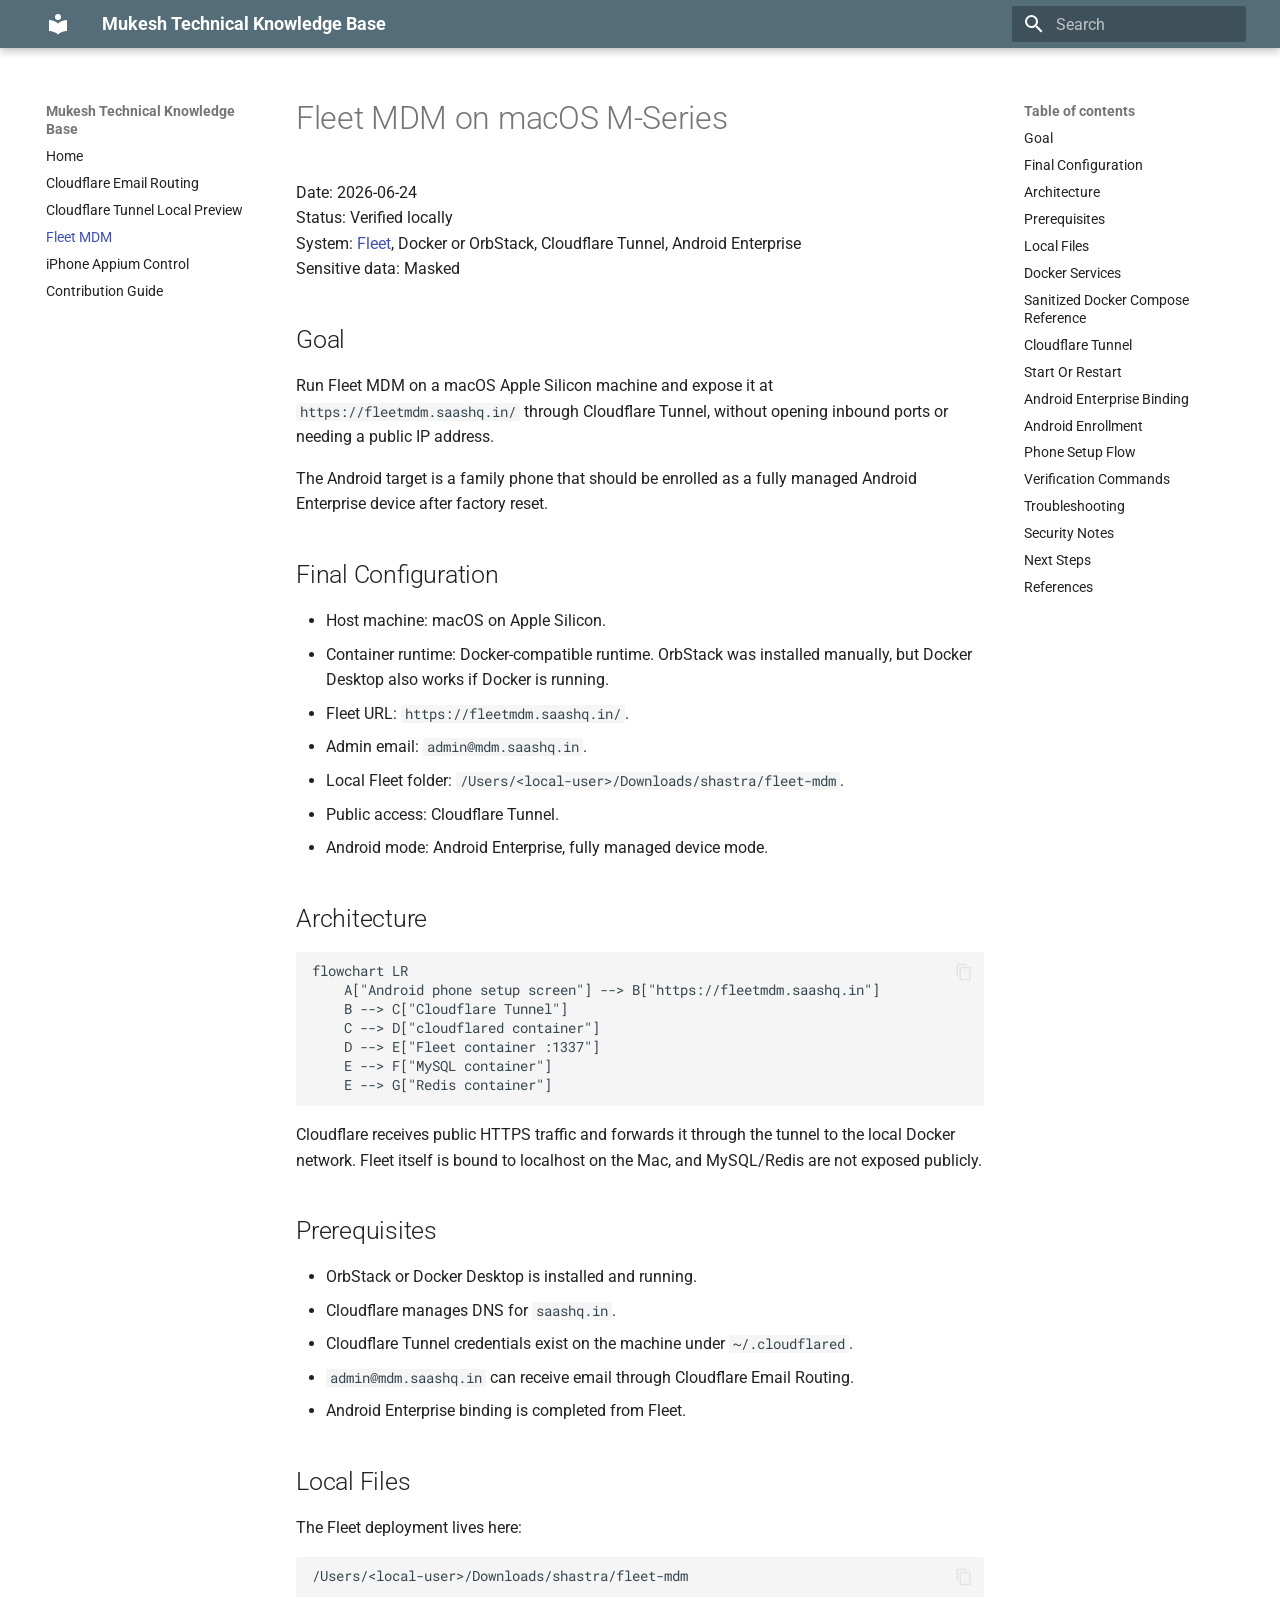
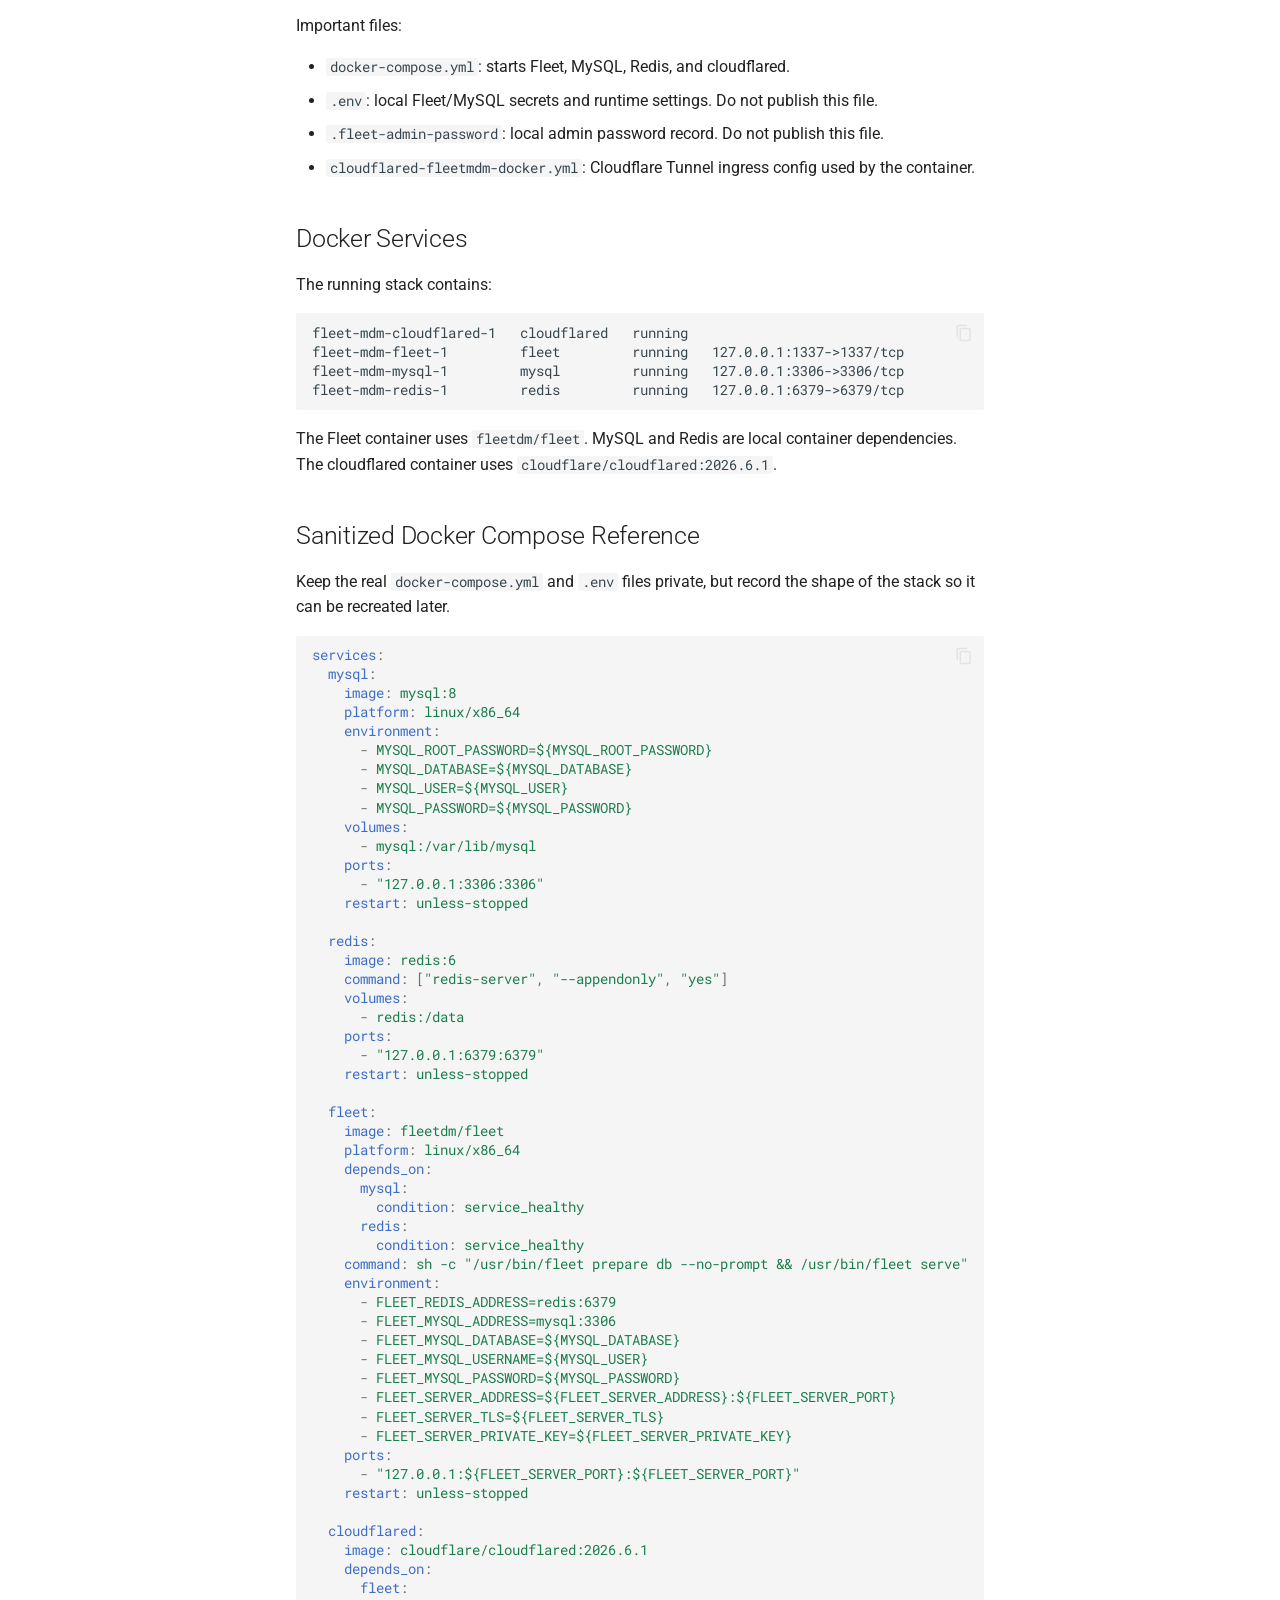
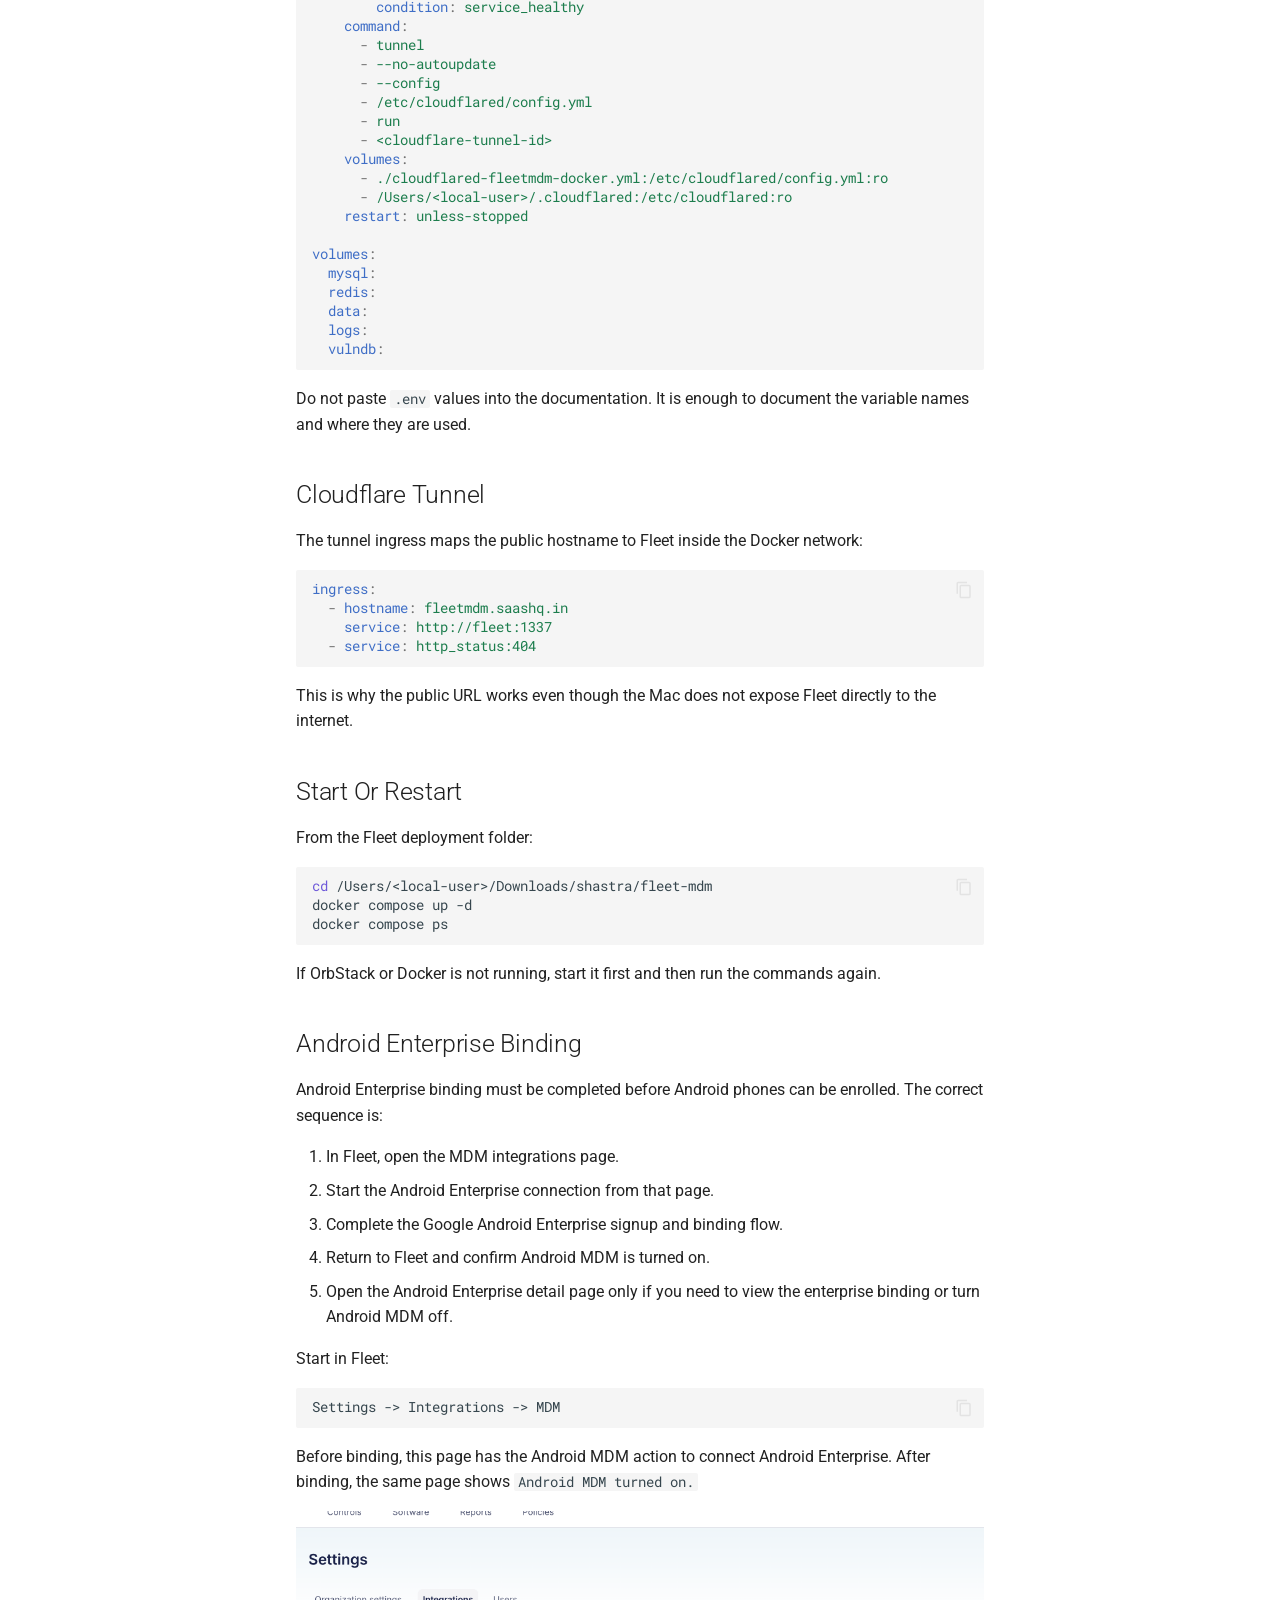
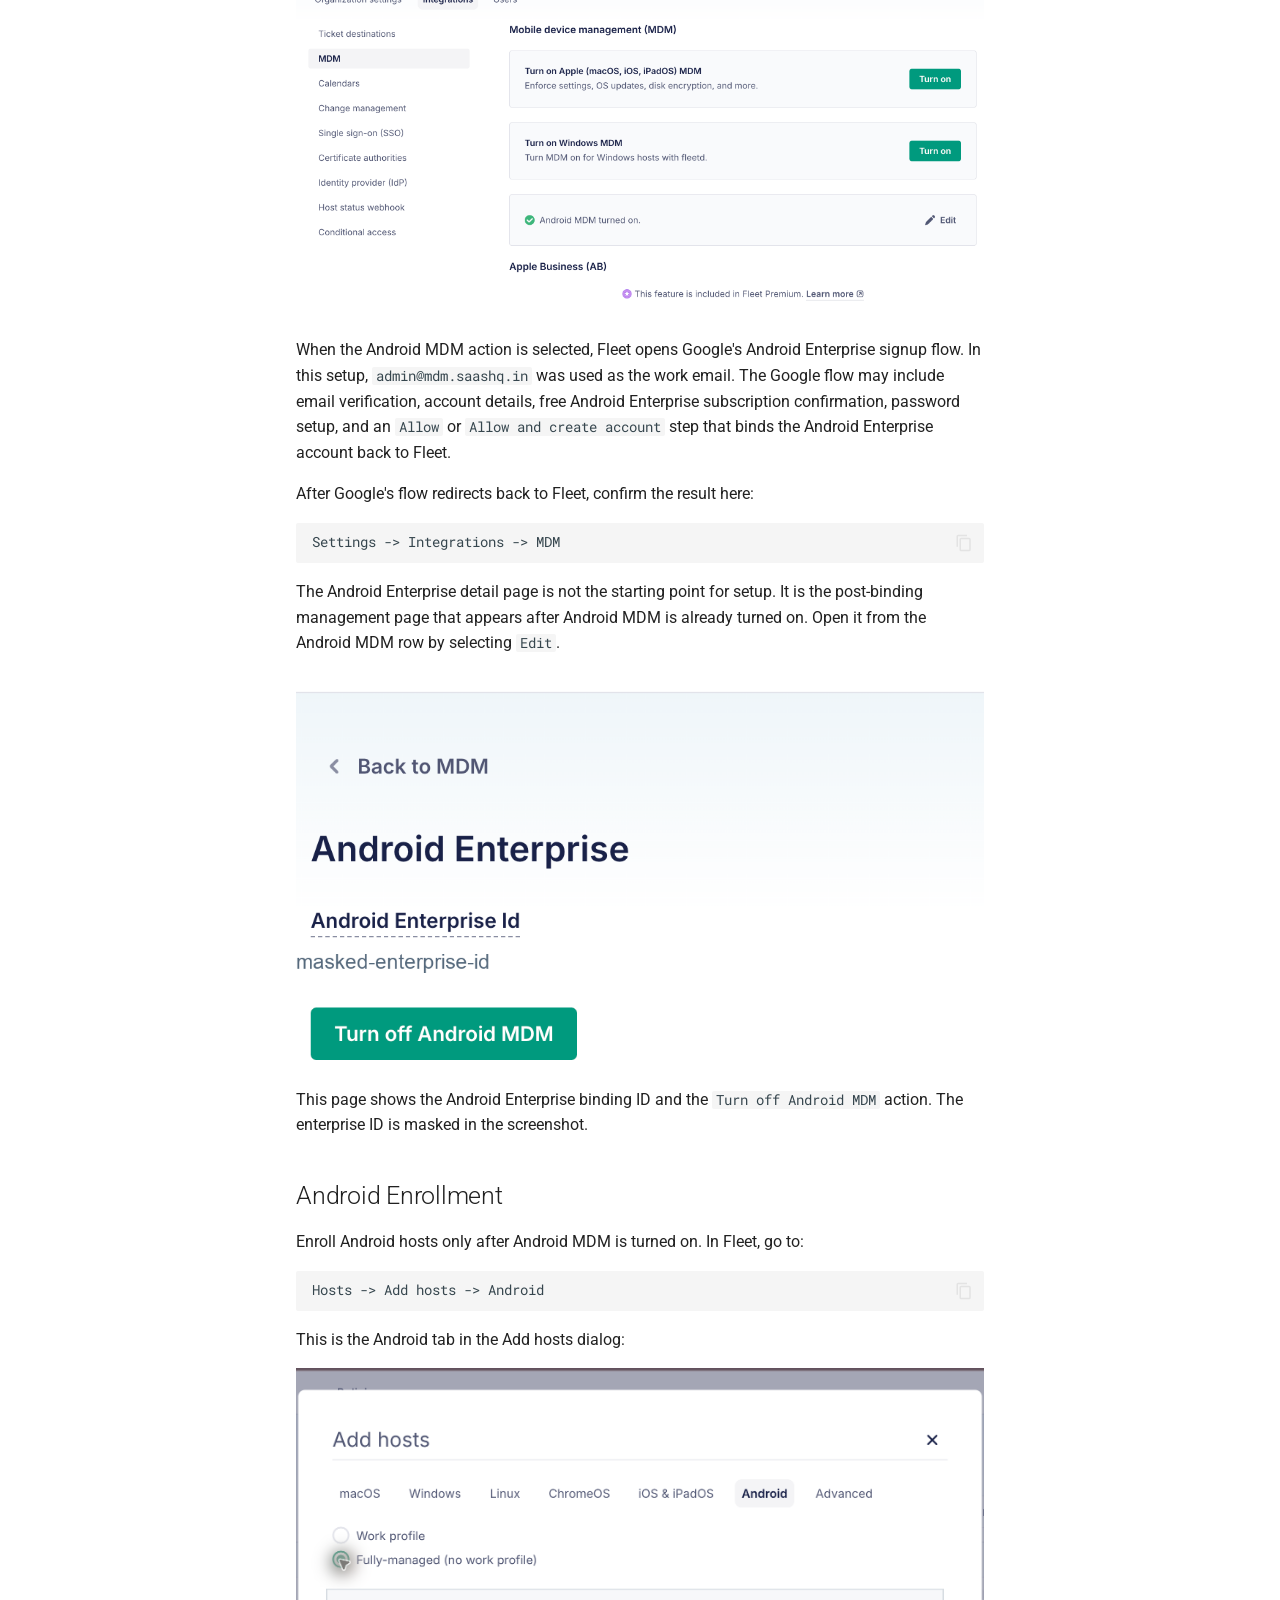
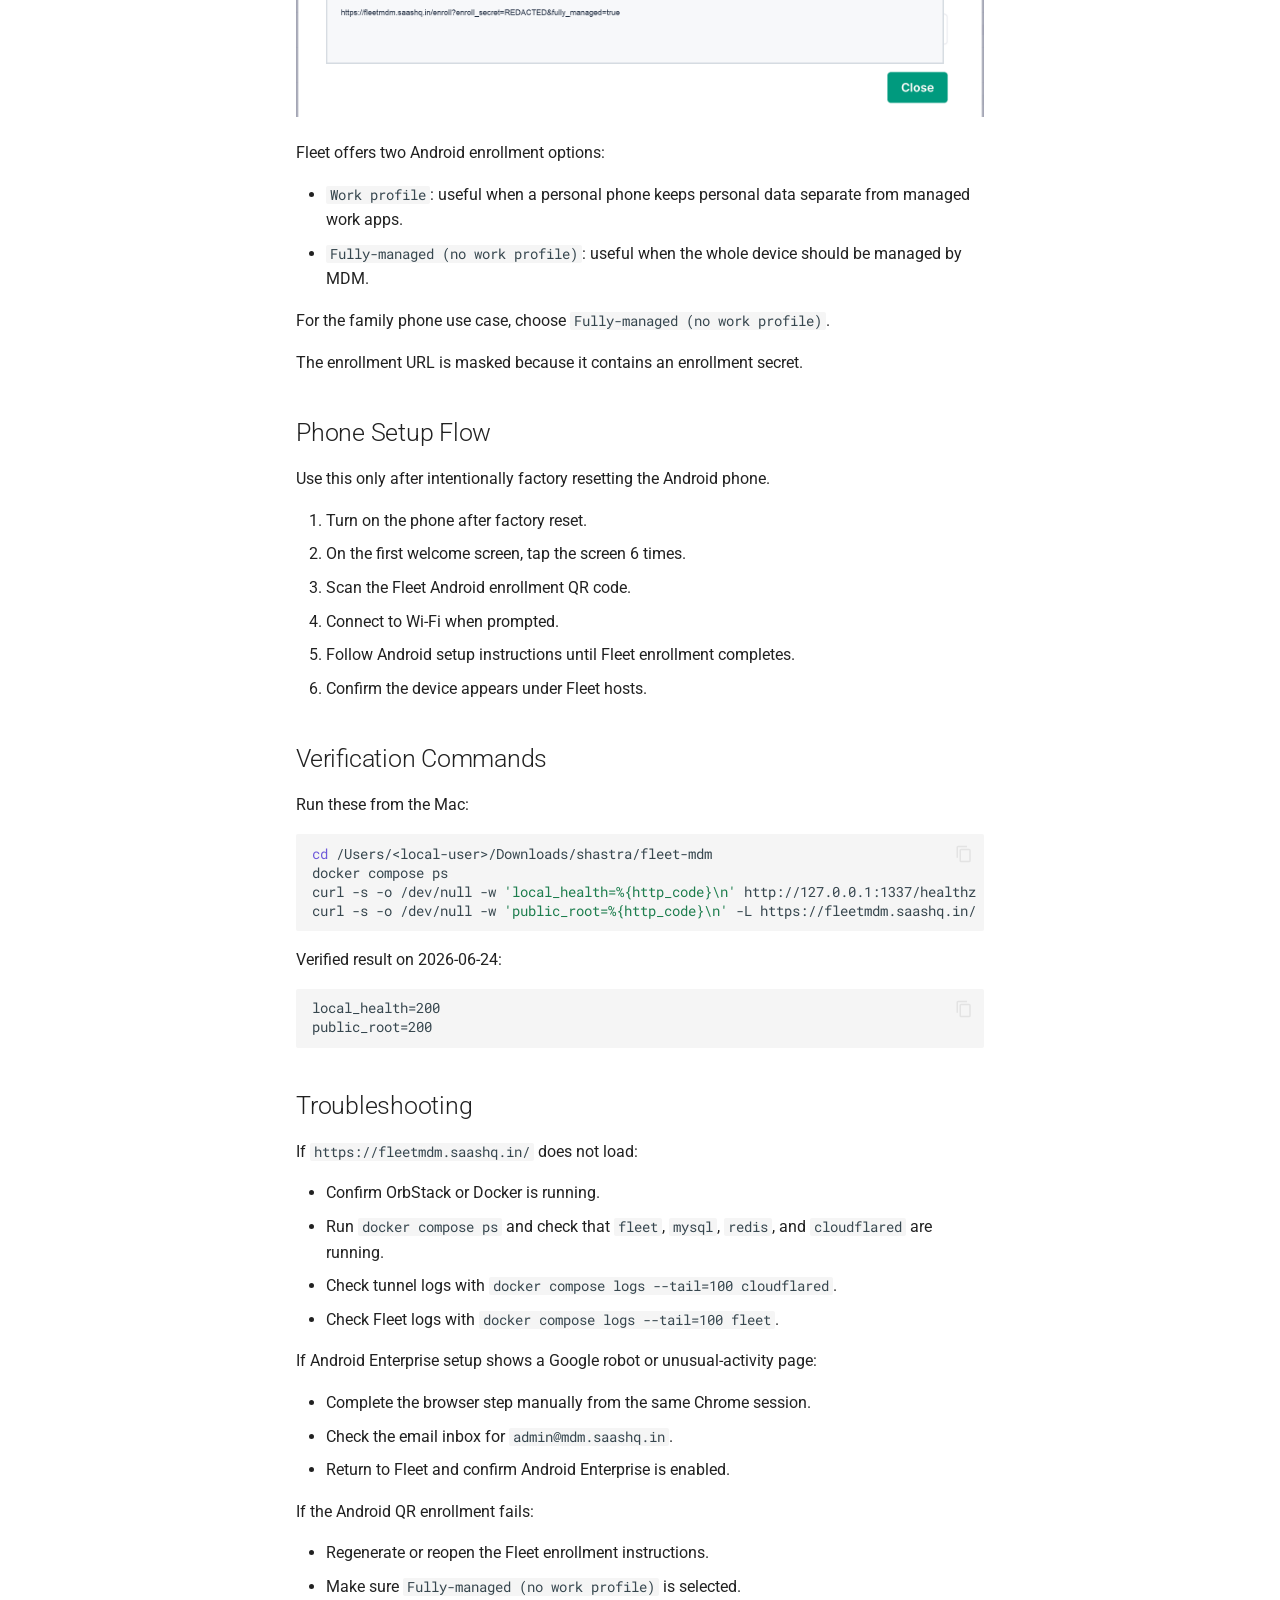
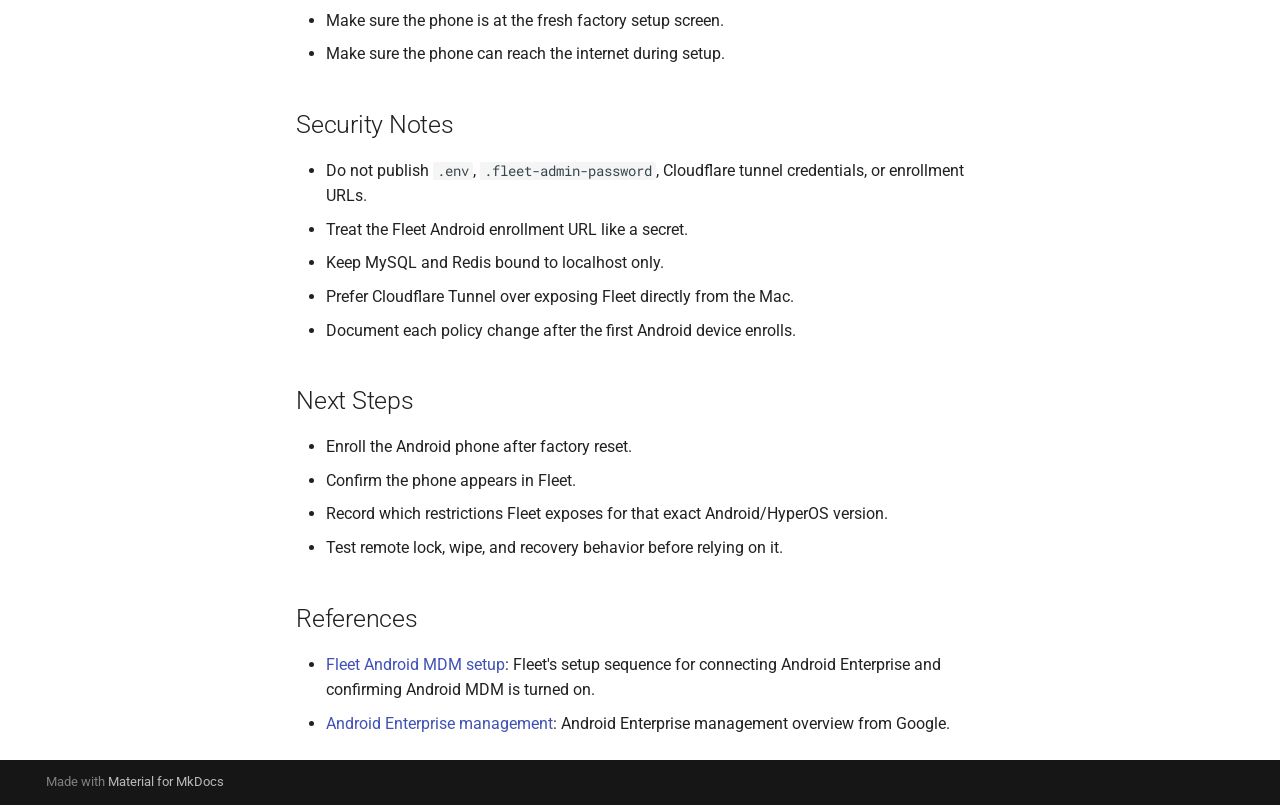
<file: fleet-mdm/index.html>
<!doctype html>
<html lang="en" class="no-js">
  <head>
    
      <meta charset="utf-8">
      <meta name="viewport" content="width=device-width,initial-scale=1">
      
        <meta name="description" content="Static Markdown notes for SaasHQ technical setup and operations.">
      
      
      
        <link rel="canonical" href="https://blog.saashq.in/fleet-mdm/">
      
      
        <link rel="prev" href="../cloudflare-tunnel-local-preview/">
      
      
        <link rel="next" href="../ios-real-device-appium-control/">
      
      
      <link rel="icon" href="../assets/images/favicon.png">
      <meta name="generator" content="mkdocs-1.6.1, mkdocs-material-9.6.20">
    
    
      
        <title>Fleet MDM - Mukesh Technical Knowledge Base</title>
      
    
    
      <link rel="stylesheet" href="../assets/stylesheets/main.e53b48f4.min.css">
      
        
        <link rel="stylesheet" href="../assets/stylesheets/palette.06af60db.min.css">
      
      


    
    
      
    
    
      
        
        
        <link rel="preconnect" href="https://fonts.gstatic.com" crossorigin>
        <link rel="stylesheet" href="https://fonts.googleapis.com/css?family=Roboto:300,300i,400,400i,700,700i%7CRoboto+Mono:400,400i,700,700i&display=fallback">
        <style>:root{--md-text-font:"Roboto";--md-code-font:"Roboto Mono"}</style>
      
    
    
    <script>__md_scope=new URL("..",location),__md_hash=e=>[...e].reduce(((e,_)=>(e<<5)-e+_.charCodeAt(0)),0),__md_get=(e,_=localStorage,t=__md_scope)=>JSON.parse(_.getItem(t.pathname+"."+e)),__md_set=(e,_,t=localStorage,a=__md_scope)=>{try{t.setItem(a.pathname+"."+e,JSON.stringify(_))}catch(e){}}</script>
    
      

    
    
    
  </head>
  
  
    
    
      
    
    
    
    
    <body dir="ltr" data-md-color-scheme="default" data-md-color-primary="blue-grey" data-md-color-accent="blue">
  
    
    <input class="md-toggle" data-md-toggle="drawer" type="checkbox" id="__drawer" autocomplete="off">
    <input class="md-toggle" data-md-toggle="search" type="checkbox" id="__search" autocomplete="off">
    <label class="md-overlay" for="__drawer"></label>
    <div data-md-component="skip">
      
        
        <a href="#fleet-mdm-on-macos-m-series" class="md-skip">
          Skip to content
        </a>
      
    </div>
    <div data-md-component="announce">
      
    </div>
    
    
      

  

<header class="md-header md-header--shadow" data-md-component="header">
  <nav class="md-header__inner md-grid" aria-label="Header">
    <a href=".." title="Mukesh Technical Knowledge Base" class="md-header__button md-logo" aria-label="Mukesh Technical Knowledge Base" data-md-component="logo">
      
  
  <svg xmlns="http://www.w3.org/2000/svg" viewBox="0 0 24 24"><path d="M12 8a3 3 0 0 0 3-3 3 3 0 0 0-3-3 3 3 0 0 0-3 3 3 3 0 0 0 3 3m0 3.54C9.64 9.35 6.5 8 3 8v11c3.5 0 6.64 1.35 9 3.54 2.36-2.19 5.5-3.54 9-3.54V8c-3.5 0-6.64 1.35-9 3.54"/></svg>

    </a>
    <label class="md-header__button md-icon" for="__drawer">
      
      <svg xmlns="http://www.w3.org/2000/svg" viewBox="0 0 24 24"><path d="M3 6h18v2H3zm0 5h18v2H3zm0 5h18v2H3z"/></svg>
    </label>
    <div class="md-header__title" data-md-component="header-title">
      <div class="md-header__ellipsis">
        <div class="md-header__topic">
          <span class="md-ellipsis">
            Mukesh Technical Knowledge Base
          </span>
        </div>
        <div class="md-header__topic" data-md-component="header-topic">
          <span class="md-ellipsis">
            
              Fleet MDM
            
          </span>
        </div>
      </div>
    </div>
    
      
        <form class="md-header__option" data-md-component="palette">
  
    
    
    
    <input class="md-option" data-md-color-media="" data-md-color-scheme="default" data-md-color-primary="blue-grey" data-md-color-accent="blue"  aria-hidden="true"  type="radio" name="__palette" id="__palette_0">
    
  
</form>
      
    
    
      <script>var palette=__md_get("__palette");if(palette&&palette.color){if("(prefers-color-scheme)"===palette.color.media){var media=matchMedia("(prefers-color-scheme: light)"),input=document.querySelector(media.matches?"[data-md-color-media='(prefers-color-scheme: light)']":"[data-md-color-media='(prefers-color-scheme: dark)']");palette.color.media=input.getAttribute("data-md-color-media"),palette.color.scheme=input.getAttribute("data-md-color-scheme"),palette.color.primary=input.getAttribute("data-md-color-primary"),palette.color.accent=input.getAttribute("data-md-color-accent")}for(var[key,value]of Object.entries(palette.color))document.body.setAttribute("data-md-color-"+key,value)}</script>
    
    
    
      
      
        <label class="md-header__button md-icon" for="__search">
          
          <svg xmlns="http://www.w3.org/2000/svg" viewBox="0 0 24 24"><path d="M9.5 3A6.5 6.5 0 0 1 16 9.5c0 1.61-.59 3.09-1.56 4.23l.27.27h.79l5 5-1.5 1.5-5-5v-.79l-.27-.27A6.52 6.52 0 0 1 9.5 16 6.5 6.5 0 0 1 3 9.5 6.5 6.5 0 0 1 9.5 3m0 2C7 5 5 7 5 9.5S7 14 9.5 14 14 12 14 9.5 12 5 9.5 5"/></svg>
        </label>
        <div class="md-search" data-md-component="search" role="dialog">
  <label class="md-search__overlay" for="__search"></label>
  <div class="md-search__inner" role="search">
    <form class="md-search__form" name="search">
      <input type="text" class="md-search__input" name="query" aria-label="Search" placeholder="Search" autocapitalize="off" autocorrect="off" autocomplete="off" spellcheck="false" data-md-component="search-query" required>
      <label class="md-search__icon md-icon" for="__search">
        
        <svg xmlns="http://www.w3.org/2000/svg" viewBox="0 0 24 24"><path d="M9.5 3A6.5 6.5 0 0 1 16 9.5c0 1.61-.59 3.09-1.56 4.23l.27.27h.79l5 5-1.5 1.5-5-5v-.79l-.27-.27A6.52 6.52 0 0 1 9.5 16 6.5 6.5 0 0 1 3 9.5 6.5 6.5 0 0 1 9.5 3m0 2C7 5 5 7 5 9.5S7 14 9.5 14 14 12 14 9.5 12 5 9.5 5"/></svg>
        
        <svg xmlns="http://www.w3.org/2000/svg" viewBox="0 0 24 24"><path d="M20 11v2H8l5.5 5.5-1.42 1.42L4.16 12l7.92-7.92L13.5 5.5 8 11z"/></svg>
      </label>
      <nav class="md-search__options" aria-label="Search">
        
        <button type="reset" class="md-search__icon md-icon" title="Clear" aria-label="Clear" tabindex="-1">
          
          <svg xmlns="http://www.w3.org/2000/svg" viewBox="0 0 24 24"><path d="M19 6.41 17.59 5 12 10.59 6.41 5 5 6.41 10.59 12 5 17.59 6.41 19 12 13.41 17.59 19 19 17.59 13.41 12z"/></svg>
        </button>
      </nav>
      
        <div class="md-search__suggest" data-md-component="search-suggest"></div>
      
    </form>
    <div class="md-search__output">
      <div class="md-search__scrollwrap" tabindex="0" data-md-scrollfix>
        <div class="md-search-result" data-md-component="search-result">
          <div class="md-search-result__meta">
            Initializing search
          </div>
          <ol class="md-search-result__list" role="presentation"></ol>
        </div>
      </div>
    </div>
  </div>
</div>
      
    
    
  </nav>
  
</header>
    
    <div class="md-container" data-md-component="container">
      
      
        
          
        
      
      <main class="md-main" data-md-component="main">
        <div class="md-main__inner md-grid">
          
            
              
              <div class="md-sidebar md-sidebar--primary" data-md-component="sidebar" data-md-type="navigation" >
                <div class="md-sidebar__scrollwrap">
                  <div class="md-sidebar__inner">
                    



<nav class="md-nav md-nav--primary" aria-label="Navigation" data-md-level="0">
  <label class="md-nav__title" for="__drawer">
    <a href=".." title="Mukesh Technical Knowledge Base" class="md-nav__button md-logo" aria-label="Mukesh Technical Knowledge Base" data-md-component="logo">
      
  
  <svg xmlns="http://www.w3.org/2000/svg" viewBox="0 0 24 24"><path d="M12 8a3 3 0 0 0 3-3 3 3 0 0 0-3-3 3 3 0 0 0-3 3 3 3 0 0 0 3 3m0 3.54C9.64 9.35 6.5 8 3 8v11c3.5 0 6.64 1.35 9 3.54 2.36-2.19 5.5-3.54 9-3.54V8c-3.5 0-6.64 1.35-9 3.54"/></svg>

    </a>
    Mukesh Technical Knowledge Base
  </label>
  
  <ul class="md-nav__list" data-md-scrollfix>
    
      
      
  
  
  
  
    <li class="md-nav__item">
      <a href=".." class="md-nav__link">
        
  
  
  <span class="md-ellipsis">
    Home
    
  </span>
  

      </a>
    </li>
  

    
      
      
  
  
  
  
    <li class="md-nav__item">
      <a href="../cloudflare-email-routing/" class="md-nav__link">
        
  
  
  <span class="md-ellipsis">
    Cloudflare Email Routing
    
  </span>
  

      </a>
    </li>
  

    
      
      
  
  
  
  
    <li class="md-nav__item">
      <a href="../cloudflare-tunnel-local-preview/" class="md-nav__link">
        
  
  
  <span class="md-ellipsis">
    Cloudflare Tunnel Local Preview
    
  </span>
  

      </a>
    </li>
  

    
      
      
  
  
    
  
  
  
    <li class="md-nav__item md-nav__item--active">
      
      <input class="md-nav__toggle md-toggle" type="checkbox" id="__toc">
      
      
        
      
      
        <label class="md-nav__link md-nav__link--active" for="__toc">
          
  
  
  <span class="md-ellipsis">
    Fleet MDM
    
  </span>
  

          <span class="md-nav__icon md-icon"></span>
        </label>
      
      <a href="./" class="md-nav__link md-nav__link--active">
        
  
  
  <span class="md-ellipsis">
    Fleet MDM
    
  </span>
  

      </a>
      
        

<nav class="md-nav md-nav--secondary" aria-label="Table of contents">
  
  
  
    
  
  
    <label class="md-nav__title" for="__toc">
      <span class="md-nav__icon md-icon"></span>
      Table of contents
    </label>
    <ul class="md-nav__list" data-md-component="toc" data-md-scrollfix>
      
        <li class="md-nav__item">
  <a href="#goal" class="md-nav__link">
    <span class="md-ellipsis">
      Goal
    </span>
  </a>
  
</li>
      
        <li class="md-nav__item">
  <a href="#final-configuration" class="md-nav__link">
    <span class="md-ellipsis">
      Final Configuration
    </span>
  </a>
  
</li>
      
        <li class="md-nav__item">
  <a href="#architecture" class="md-nav__link">
    <span class="md-ellipsis">
      Architecture
    </span>
  </a>
  
</li>
      
        <li class="md-nav__item">
  <a href="#prerequisites" class="md-nav__link">
    <span class="md-ellipsis">
      Prerequisites
    </span>
  </a>
  
</li>
      
        <li class="md-nav__item">
  <a href="#local-files" class="md-nav__link">
    <span class="md-ellipsis">
      Local Files
    </span>
  </a>
  
</li>
      
        <li class="md-nav__item">
  <a href="#docker-services" class="md-nav__link">
    <span class="md-ellipsis">
      Docker Services
    </span>
  </a>
  
</li>
      
        <li class="md-nav__item">
  <a href="#sanitized-docker-compose-reference" class="md-nav__link">
    <span class="md-ellipsis">
      Sanitized Docker Compose Reference
    </span>
  </a>
  
</li>
      
        <li class="md-nav__item">
  <a href="#cloudflare-tunnel" class="md-nav__link">
    <span class="md-ellipsis">
      Cloudflare Tunnel
    </span>
  </a>
  
</li>
      
        <li class="md-nav__item">
  <a href="#start-or-restart" class="md-nav__link">
    <span class="md-ellipsis">
      Start Or Restart
    </span>
  </a>
  
</li>
      
        <li class="md-nav__item">
  <a href="#android-enterprise-binding" class="md-nav__link">
    <span class="md-ellipsis">
      Android Enterprise Binding
    </span>
  </a>
  
</li>
      
        <li class="md-nav__item">
  <a href="#android-enrollment" class="md-nav__link">
    <span class="md-ellipsis">
      Android Enrollment
    </span>
  </a>
  
</li>
      
        <li class="md-nav__item">
  <a href="#phone-setup-flow" class="md-nav__link">
    <span class="md-ellipsis">
      Phone Setup Flow
    </span>
  </a>
  
</li>
      
        <li class="md-nav__item">
  <a href="#verification-commands" class="md-nav__link">
    <span class="md-ellipsis">
      Verification Commands
    </span>
  </a>
  
</li>
      
        <li class="md-nav__item">
  <a href="#troubleshooting" class="md-nav__link">
    <span class="md-ellipsis">
      Troubleshooting
    </span>
  </a>
  
</li>
      
        <li class="md-nav__item">
  <a href="#security-notes" class="md-nav__link">
    <span class="md-ellipsis">
      Security Notes
    </span>
  </a>
  
</li>
      
        <li class="md-nav__item">
  <a href="#next-steps" class="md-nav__link">
    <span class="md-ellipsis">
      Next Steps
    </span>
  </a>
  
</li>
      
        <li class="md-nav__item">
  <a href="#references" class="md-nav__link">
    <span class="md-ellipsis">
      References
    </span>
  </a>
  
</li>
      
    </ul>
  
</nav>
      
    </li>
  

    
      
      
  
  
  
  
    <li class="md-nav__item">
      <a href="../ios-real-device-appium-control/" class="md-nav__link">
        
  
  
  <span class="md-ellipsis">
    iPhone Appium Control
    
  </span>
  

      </a>
    </li>
  

    
      
      
  
  
  
  
    <li class="md-nav__item">
      <a href="../page-template/" class="md-nav__link">
        
  
  
  <span class="md-ellipsis">
    Contribution Guide
    
  </span>
  

      </a>
    </li>
  

    
  </ul>
</nav>
                  </div>
                </div>
              </div>
            
            
              
              <div class="md-sidebar md-sidebar--secondary" data-md-component="sidebar" data-md-type="toc" >
                <div class="md-sidebar__scrollwrap">
                  <div class="md-sidebar__inner">
                    

<nav class="md-nav md-nav--secondary" aria-label="Table of contents">
  
  
  
    
  
  
    <label class="md-nav__title" for="__toc">
      <span class="md-nav__icon md-icon"></span>
      Table of contents
    </label>
    <ul class="md-nav__list" data-md-component="toc" data-md-scrollfix>
      
        <li class="md-nav__item">
  <a href="#goal" class="md-nav__link">
    <span class="md-ellipsis">
      Goal
    </span>
  </a>
  
</li>
      
        <li class="md-nav__item">
  <a href="#final-configuration" class="md-nav__link">
    <span class="md-ellipsis">
      Final Configuration
    </span>
  </a>
  
</li>
      
        <li class="md-nav__item">
  <a href="#architecture" class="md-nav__link">
    <span class="md-ellipsis">
      Architecture
    </span>
  </a>
  
</li>
      
        <li class="md-nav__item">
  <a href="#prerequisites" class="md-nav__link">
    <span class="md-ellipsis">
      Prerequisites
    </span>
  </a>
  
</li>
      
        <li class="md-nav__item">
  <a href="#local-files" class="md-nav__link">
    <span class="md-ellipsis">
      Local Files
    </span>
  </a>
  
</li>
      
        <li class="md-nav__item">
  <a href="#docker-services" class="md-nav__link">
    <span class="md-ellipsis">
      Docker Services
    </span>
  </a>
  
</li>
      
        <li class="md-nav__item">
  <a href="#sanitized-docker-compose-reference" class="md-nav__link">
    <span class="md-ellipsis">
      Sanitized Docker Compose Reference
    </span>
  </a>
  
</li>
      
        <li class="md-nav__item">
  <a href="#cloudflare-tunnel" class="md-nav__link">
    <span class="md-ellipsis">
      Cloudflare Tunnel
    </span>
  </a>
  
</li>
      
        <li class="md-nav__item">
  <a href="#start-or-restart" class="md-nav__link">
    <span class="md-ellipsis">
      Start Or Restart
    </span>
  </a>
  
</li>
      
        <li class="md-nav__item">
  <a href="#android-enterprise-binding" class="md-nav__link">
    <span class="md-ellipsis">
      Android Enterprise Binding
    </span>
  </a>
  
</li>
      
        <li class="md-nav__item">
  <a href="#android-enrollment" class="md-nav__link">
    <span class="md-ellipsis">
      Android Enrollment
    </span>
  </a>
  
</li>
      
        <li class="md-nav__item">
  <a href="#phone-setup-flow" class="md-nav__link">
    <span class="md-ellipsis">
      Phone Setup Flow
    </span>
  </a>
  
</li>
      
        <li class="md-nav__item">
  <a href="#verification-commands" class="md-nav__link">
    <span class="md-ellipsis">
      Verification Commands
    </span>
  </a>
  
</li>
      
        <li class="md-nav__item">
  <a href="#troubleshooting" class="md-nav__link">
    <span class="md-ellipsis">
      Troubleshooting
    </span>
  </a>
  
</li>
      
        <li class="md-nav__item">
  <a href="#security-notes" class="md-nav__link">
    <span class="md-ellipsis">
      Security Notes
    </span>
  </a>
  
</li>
      
        <li class="md-nav__item">
  <a href="#next-steps" class="md-nav__link">
    <span class="md-ellipsis">
      Next Steps
    </span>
  </a>
  
</li>
      
        <li class="md-nav__item">
  <a href="#references" class="md-nav__link">
    <span class="md-ellipsis">
      References
    </span>
  </a>
  
</li>
      
    </ul>
  
</nav>
                  </div>
                </div>
              </div>
            
          
          
            <div class="md-content" data-md-component="content">
              <article class="md-content__inner md-typeset">
                
                  



<h1 id="fleet-mdm-on-macos-m-series">Fleet MDM on macOS M-Series</h1>
<p>Date: 2026-06-24<br />
Status: Verified locally<br />
System: <a href="https://fleetdm.com/">Fleet</a>, Docker or OrbStack, Cloudflare Tunnel, Android Enterprise<br />
Sensitive data: Masked</p>
<h2 id="goal">Goal</h2>
<p>Run Fleet MDM on a macOS Apple Silicon machine and expose it at <code>https://fleetmdm.saashq.in/</code> through Cloudflare Tunnel, without opening inbound ports or needing a public IP address.</p>
<p>The Android target is a family phone that should be enrolled as a fully managed Android Enterprise device after factory reset.</p>
<h2 id="final-configuration">Final Configuration</h2>
<ul>
<li>Host machine: macOS on Apple Silicon.</li>
<li>Container runtime: Docker-compatible runtime. OrbStack was installed manually, but Docker Desktop also works if Docker is running.</li>
<li>Fleet URL: <code>https://fleetmdm.saashq.in/</code>.</li>
<li>Admin email: <code>admin@mdm.saashq.in</code>.</li>
<li>Local Fleet folder: <code>/Users/&lt;local-user&gt;/Downloads/shastra/fleet-mdm</code>.</li>
<li>Public access: Cloudflare Tunnel.</li>
<li>Android mode: Android Enterprise, fully managed device mode.</li>
</ul>
<h2 id="architecture">Architecture</h2>
<div class="highlight"><pre><span></span><code><a id="__codelineno-0-1" name="__codelineno-0-1" href="#__codelineno-0-1"></a>flowchart LR
<a id="__codelineno-0-2" name="__codelineno-0-2" href="#__codelineno-0-2"></a>    A[&quot;Android phone setup screen&quot;] --&gt; B[&quot;https://fleetmdm.saashq.in&quot;]
<a id="__codelineno-0-3" name="__codelineno-0-3" href="#__codelineno-0-3"></a>    B --&gt; C[&quot;Cloudflare Tunnel&quot;]
<a id="__codelineno-0-4" name="__codelineno-0-4" href="#__codelineno-0-4"></a>    C --&gt; D[&quot;cloudflared container&quot;]
<a id="__codelineno-0-5" name="__codelineno-0-5" href="#__codelineno-0-5"></a>    D --&gt; E[&quot;Fleet container :1337&quot;]
<a id="__codelineno-0-6" name="__codelineno-0-6" href="#__codelineno-0-6"></a>    E --&gt; F[&quot;MySQL container&quot;]
<a id="__codelineno-0-7" name="__codelineno-0-7" href="#__codelineno-0-7"></a>    E --&gt; G[&quot;Redis container&quot;]
</code></pre></div>
<p>Cloudflare receives public HTTPS traffic and forwards it through the tunnel to the local Docker network. Fleet itself is bound to localhost on the Mac, and MySQL/Redis are not exposed publicly.</p>
<h2 id="prerequisites">Prerequisites</h2>
<ul>
<li>OrbStack or Docker Desktop is installed and running.</li>
<li>Cloudflare manages DNS for <code>saashq.in</code>.</li>
<li>Cloudflare Tunnel credentials exist on the machine under <code>~/.cloudflared</code>.</li>
<li><code>admin@mdm.saashq.in</code> can receive email through Cloudflare Email Routing.</li>
<li>Android Enterprise binding is completed from Fleet.</li>
</ul>
<h2 id="local-files">Local Files</h2>
<p>The Fleet deployment lives here:</p>
<div class="highlight"><pre><span></span><code><a id="__codelineno-1-1" name="__codelineno-1-1" href="#__codelineno-1-1"></a>/Users/&lt;local-user&gt;/Downloads/shastra/fleet-mdm
</code></pre></div>
<p>Important files:</p>
<ul>
<li><code>docker-compose.yml</code>: starts Fleet, MySQL, Redis, and cloudflared.</li>
<li><code>.env</code>: local Fleet/MySQL secrets and runtime settings. Do not publish this file.</li>
<li><code>.fleet-admin-password</code>: local admin password record. Do not publish this file.</li>
<li><code>cloudflared-fleetmdm-docker.yml</code>: Cloudflare Tunnel ingress config used by the container.</li>
</ul>
<h2 id="docker-services">Docker Services</h2>
<p>The running stack contains:</p>
<div class="highlight"><pre><span></span><code><a id="__codelineno-2-1" name="__codelineno-2-1" href="#__codelineno-2-1"></a>fleet-mdm-cloudflared-1   cloudflared   running
<a id="__codelineno-2-2" name="__codelineno-2-2" href="#__codelineno-2-2"></a>fleet-mdm-fleet-1         fleet         running   127.0.0.1:1337-&gt;1337/tcp
<a id="__codelineno-2-3" name="__codelineno-2-3" href="#__codelineno-2-3"></a>fleet-mdm-mysql-1         mysql         running   127.0.0.1:3306-&gt;3306/tcp
<a id="__codelineno-2-4" name="__codelineno-2-4" href="#__codelineno-2-4"></a>fleet-mdm-redis-1         redis         running   127.0.0.1:6379-&gt;6379/tcp
</code></pre></div>
<p>The Fleet container uses <code>fleetdm/fleet</code>. MySQL and Redis are local container dependencies. The cloudflared container uses <code>cloudflare/cloudflared:2026.6.1</code>.</p>
<h2 id="sanitized-docker-compose-reference">Sanitized Docker Compose Reference</h2>
<p>Keep the real <code>docker-compose.yml</code> and <code>.env</code> files private, but record the shape of the stack so it can be recreated later.</p>
<div class="highlight"><pre><span></span><code><a id="__codelineno-3-1" name="__codelineno-3-1" href="#__codelineno-3-1"></a><span class="nt">services</span><span class="p">:</span>
<a id="__codelineno-3-2" name="__codelineno-3-2" href="#__codelineno-3-2"></a><span class="w">  </span><span class="nt">mysql</span><span class="p">:</span>
<a id="__codelineno-3-3" name="__codelineno-3-3" href="#__codelineno-3-3"></a><span class="w">    </span><span class="nt">image</span><span class="p">:</span><span class="w"> </span><span class="l l-Scalar l-Scalar-Plain">mysql:8</span>
<a id="__codelineno-3-4" name="__codelineno-3-4" href="#__codelineno-3-4"></a><span class="w">    </span><span class="nt">platform</span><span class="p">:</span><span class="w"> </span><span class="l l-Scalar l-Scalar-Plain">linux/x86_64</span>
<a id="__codelineno-3-5" name="__codelineno-3-5" href="#__codelineno-3-5"></a><span class="w">    </span><span class="nt">environment</span><span class="p">:</span>
<a id="__codelineno-3-6" name="__codelineno-3-6" href="#__codelineno-3-6"></a><span class="w">      </span><span class="p p-Indicator">-</span><span class="w"> </span><span class="l l-Scalar l-Scalar-Plain">MYSQL_ROOT_PASSWORD=${MYSQL_ROOT_PASSWORD}</span>
<a id="__codelineno-3-7" name="__codelineno-3-7" href="#__codelineno-3-7"></a><span class="w">      </span><span class="p p-Indicator">-</span><span class="w"> </span><span class="l l-Scalar l-Scalar-Plain">MYSQL_DATABASE=${MYSQL_DATABASE}</span>
<a id="__codelineno-3-8" name="__codelineno-3-8" href="#__codelineno-3-8"></a><span class="w">      </span><span class="p p-Indicator">-</span><span class="w"> </span><span class="l l-Scalar l-Scalar-Plain">MYSQL_USER=${MYSQL_USER}</span>
<a id="__codelineno-3-9" name="__codelineno-3-9" href="#__codelineno-3-9"></a><span class="w">      </span><span class="p p-Indicator">-</span><span class="w"> </span><span class="l l-Scalar l-Scalar-Plain">MYSQL_PASSWORD=${MYSQL_PASSWORD}</span>
<a id="__codelineno-3-10" name="__codelineno-3-10" href="#__codelineno-3-10"></a><span class="w">    </span><span class="nt">volumes</span><span class="p">:</span>
<a id="__codelineno-3-11" name="__codelineno-3-11" href="#__codelineno-3-11"></a><span class="w">      </span><span class="p p-Indicator">-</span><span class="w"> </span><span class="l l-Scalar l-Scalar-Plain">mysql:/var/lib/mysql</span>
<a id="__codelineno-3-12" name="__codelineno-3-12" href="#__codelineno-3-12"></a><span class="w">    </span><span class="nt">ports</span><span class="p">:</span>
<a id="__codelineno-3-13" name="__codelineno-3-13" href="#__codelineno-3-13"></a><span class="w">      </span><span class="p p-Indicator">-</span><span class="w"> </span><span class="s">&quot;127.0.0.1:3306:3306&quot;</span>
<a id="__codelineno-3-14" name="__codelineno-3-14" href="#__codelineno-3-14"></a><span class="w">    </span><span class="nt">restart</span><span class="p">:</span><span class="w"> </span><span class="l l-Scalar l-Scalar-Plain">unless-stopped</span>
<a id="__codelineno-3-15" name="__codelineno-3-15" href="#__codelineno-3-15"></a>
<a id="__codelineno-3-16" name="__codelineno-3-16" href="#__codelineno-3-16"></a><span class="w">  </span><span class="nt">redis</span><span class="p">:</span>
<a id="__codelineno-3-17" name="__codelineno-3-17" href="#__codelineno-3-17"></a><span class="w">    </span><span class="nt">image</span><span class="p">:</span><span class="w"> </span><span class="l l-Scalar l-Scalar-Plain">redis:6</span>
<a id="__codelineno-3-18" name="__codelineno-3-18" href="#__codelineno-3-18"></a><span class="w">    </span><span class="nt">command</span><span class="p">:</span><span class="w"> </span><span class="p p-Indicator">[</span><span class="s">&quot;redis-server&quot;</span><span class="p p-Indicator">,</span><span class="w"> </span><span class="s">&quot;--appendonly&quot;</span><span class="p p-Indicator">,</span><span class="w"> </span><span class="s">&quot;yes&quot;</span><span class="p p-Indicator">]</span>
<a id="__codelineno-3-19" name="__codelineno-3-19" href="#__codelineno-3-19"></a><span class="w">    </span><span class="nt">volumes</span><span class="p">:</span>
<a id="__codelineno-3-20" name="__codelineno-3-20" href="#__codelineno-3-20"></a><span class="w">      </span><span class="p p-Indicator">-</span><span class="w"> </span><span class="l l-Scalar l-Scalar-Plain">redis:/data</span>
<a id="__codelineno-3-21" name="__codelineno-3-21" href="#__codelineno-3-21"></a><span class="w">    </span><span class="nt">ports</span><span class="p">:</span>
<a id="__codelineno-3-22" name="__codelineno-3-22" href="#__codelineno-3-22"></a><span class="w">      </span><span class="p p-Indicator">-</span><span class="w"> </span><span class="s">&quot;127.0.0.1:6379:6379&quot;</span>
<a id="__codelineno-3-23" name="__codelineno-3-23" href="#__codelineno-3-23"></a><span class="w">    </span><span class="nt">restart</span><span class="p">:</span><span class="w"> </span><span class="l l-Scalar l-Scalar-Plain">unless-stopped</span>
<a id="__codelineno-3-24" name="__codelineno-3-24" href="#__codelineno-3-24"></a>
<a id="__codelineno-3-25" name="__codelineno-3-25" href="#__codelineno-3-25"></a><span class="w">  </span><span class="nt">fleet</span><span class="p">:</span>
<a id="__codelineno-3-26" name="__codelineno-3-26" href="#__codelineno-3-26"></a><span class="w">    </span><span class="nt">image</span><span class="p">:</span><span class="w"> </span><span class="l l-Scalar l-Scalar-Plain">fleetdm/fleet</span>
<a id="__codelineno-3-27" name="__codelineno-3-27" href="#__codelineno-3-27"></a><span class="w">    </span><span class="nt">platform</span><span class="p">:</span><span class="w"> </span><span class="l l-Scalar l-Scalar-Plain">linux/x86_64</span>
<a id="__codelineno-3-28" name="__codelineno-3-28" href="#__codelineno-3-28"></a><span class="w">    </span><span class="nt">depends_on</span><span class="p">:</span>
<a id="__codelineno-3-29" name="__codelineno-3-29" href="#__codelineno-3-29"></a><span class="w">      </span><span class="nt">mysql</span><span class="p">:</span>
<a id="__codelineno-3-30" name="__codelineno-3-30" href="#__codelineno-3-30"></a><span class="w">        </span><span class="nt">condition</span><span class="p">:</span><span class="w"> </span><span class="l l-Scalar l-Scalar-Plain">service_healthy</span>
<a id="__codelineno-3-31" name="__codelineno-3-31" href="#__codelineno-3-31"></a><span class="w">      </span><span class="nt">redis</span><span class="p">:</span>
<a id="__codelineno-3-32" name="__codelineno-3-32" href="#__codelineno-3-32"></a><span class="w">        </span><span class="nt">condition</span><span class="p">:</span><span class="w"> </span><span class="l l-Scalar l-Scalar-Plain">service_healthy</span>
<a id="__codelineno-3-33" name="__codelineno-3-33" href="#__codelineno-3-33"></a><span class="w">    </span><span class="nt">command</span><span class="p">:</span><span class="w"> </span><span class="l l-Scalar l-Scalar-Plain">sh -c &quot;/usr/bin/fleet prepare db --no-prompt &amp;&amp; /usr/bin/fleet serve&quot;</span>
<a id="__codelineno-3-34" name="__codelineno-3-34" href="#__codelineno-3-34"></a><span class="w">    </span><span class="nt">environment</span><span class="p">:</span>
<a id="__codelineno-3-35" name="__codelineno-3-35" href="#__codelineno-3-35"></a><span class="w">      </span><span class="p p-Indicator">-</span><span class="w"> </span><span class="l l-Scalar l-Scalar-Plain">FLEET_REDIS_ADDRESS=redis:6379</span>
<a id="__codelineno-3-36" name="__codelineno-3-36" href="#__codelineno-3-36"></a><span class="w">      </span><span class="p p-Indicator">-</span><span class="w"> </span><span class="l l-Scalar l-Scalar-Plain">FLEET_MYSQL_ADDRESS=mysql:3306</span>
<a id="__codelineno-3-37" name="__codelineno-3-37" href="#__codelineno-3-37"></a><span class="w">      </span><span class="p p-Indicator">-</span><span class="w"> </span><span class="l l-Scalar l-Scalar-Plain">FLEET_MYSQL_DATABASE=${MYSQL_DATABASE}</span>
<a id="__codelineno-3-38" name="__codelineno-3-38" href="#__codelineno-3-38"></a><span class="w">      </span><span class="p p-Indicator">-</span><span class="w"> </span><span class="l l-Scalar l-Scalar-Plain">FLEET_MYSQL_USERNAME=${MYSQL_USER}</span>
<a id="__codelineno-3-39" name="__codelineno-3-39" href="#__codelineno-3-39"></a><span class="w">      </span><span class="p p-Indicator">-</span><span class="w"> </span><span class="l l-Scalar l-Scalar-Plain">FLEET_MYSQL_PASSWORD=${MYSQL_PASSWORD}</span>
<a id="__codelineno-3-40" name="__codelineno-3-40" href="#__codelineno-3-40"></a><span class="w">      </span><span class="p p-Indicator">-</span><span class="w"> </span><span class="l l-Scalar l-Scalar-Plain">FLEET_SERVER_ADDRESS=${FLEET_SERVER_ADDRESS}:${FLEET_SERVER_PORT}</span>
<a id="__codelineno-3-41" name="__codelineno-3-41" href="#__codelineno-3-41"></a><span class="w">      </span><span class="p p-Indicator">-</span><span class="w"> </span><span class="l l-Scalar l-Scalar-Plain">FLEET_SERVER_TLS=${FLEET_SERVER_TLS}</span>
<a id="__codelineno-3-42" name="__codelineno-3-42" href="#__codelineno-3-42"></a><span class="w">      </span><span class="p p-Indicator">-</span><span class="w"> </span><span class="l l-Scalar l-Scalar-Plain">FLEET_SERVER_PRIVATE_KEY=${FLEET_SERVER_PRIVATE_KEY}</span>
<a id="__codelineno-3-43" name="__codelineno-3-43" href="#__codelineno-3-43"></a><span class="w">    </span><span class="nt">ports</span><span class="p">:</span>
<a id="__codelineno-3-44" name="__codelineno-3-44" href="#__codelineno-3-44"></a><span class="w">      </span><span class="p p-Indicator">-</span><span class="w"> </span><span class="s">&quot;127.0.0.1:${FLEET_SERVER_PORT}:${FLEET_SERVER_PORT}&quot;</span>
<a id="__codelineno-3-45" name="__codelineno-3-45" href="#__codelineno-3-45"></a><span class="w">    </span><span class="nt">restart</span><span class="p">:</span><span class="w"> </span><span class="l l-Scalar l-Scalar-Plain">unless-stopped</span>
<a id="__codelineno-3-46" name="__codelineno-3-46" href="#__codelineno-3-46"></a>
<a id="__codelineno-3-47" name="__codelineno-3-47" href="#__codelineno-3-47"></a><span class="w">  </span><span class="nt">cloudflared</span><span class="p">:</span>
<a id="__codelineno-3-48" name="__codelineno-3-48" href="#__codelineno-3-48"></a><span class="w">    </span><span class="nt">image</span><span class="p">:</span><span class="w"> </span><span class="l l-Scalar l-Scalar-Plain">cloudflare/cloudflared:2026.6.1</span>
<a id="__codelineno-3-49" name="__codelineno-3-49" href="#__codelineno-3-49"></a><span class="w">    </span><span class="nt">depends_on</span><span class="p">:</span>
<a id="__codelineno-3-50" name="__codelineno-3-50" href="#__codelineno-3-50"></a><span class="w">      </span><span class="nt">fleet</span><span class="p">:</span>
<a id="__codelineno-3-51" name="__codelineno-3-51" href="#__codelineno-3-51"></a><span class="w">        </span><span class="nt">condition</span><span class="p">:</span><span class="w"> </span><span class="l l-Scalar l-Scalar-Plain">service_healthy</span>
<a id="__codelineno-3-52" name="__codelineno-3-52" href="#__codelineno-3-52"></a><span class="w">    </span><span class="nt">command</span><span class="p">:</span>
<a id="__codelineno-3-53" name="__codelineno-3-53" href="#__codelineno-3-53"></a><span class="w">      </span><span class="p p-Indicator">-</span><span class="w"> </span><span class="l l-Scalar l-Scalar-Plain">tunnel</span>
<a id="__codelineno-3-54" name="__codelineno-3-54" href="#__codelineno-3-54"></a><span class="w">      </span><span class="p p-Indicator">-</span><span class="w"> </span><span class="l l-Scalar l-Scalar-Plain">--no-autoupdate</span>
<a id="__codelineno-3-55" name="__codelineno-3-55" href="#__codelineno-3-55"></a><span class="w">      </span><span class="p p-Indicator">-</span><span class="w"> </span><span class="l l-Scalar l-Scalar-Plain">--config</span>
<a id="__codelineno-3-56" name="__codelineno-3-56" href="#__codelineno-3-56"></a><span class="w">      </span><span class="p p-Indicator">-</span><span class="w"> </span><span class="l l-Scalar l-Scalar-Plain">/etc/cloudflared/config.yml</span>
<a id="__codelineno-3-57" name="__codelineno-3-57" href="#__codelineno-3-57"></a><span class="w">      </span><span class="p p-Indicator">-</span><span class="w"> </span><span class="l l-Scalar l-Scalar-Plain">run</span>
<a id="__codelineno-3-58" name="__codelineno-3-58" href="#__codelineno-3-58"></a><span class="w">      </span><span class="p p-Indicator">-</span><span class="w"> </span><span class="l l-Scalar l-Scalar-Plain">&lt;cloudflare-tunnel-id&gt;</span>
<a id="__codelineno-3-59" name="__codelineno-3-59" href="#__codelineno-3-59"></a><span class="w">    </span><span class="nt">volumes</span><span class="p">:</span>
<a id="__codelineno-3-60" name="__codelineno-3-60" href="#__codelineno-3-60"></a><span class="w">      </span><span class="p p-Indicator">-</span><span class="w"> </span><span class="l l-Scalar l-Scalar-Plain">./cloudflared-fleetmdm-docker.yml:/etc/cloudflared/config.yml:ro</span>
<a id="__codelineno-3-61" name="__codelineno-3-61" href="#__codelineno-3-61"></a><span class="w">      </span><span class="p p-Indicator">-</span><span class="w"> </span><span class="l l-Scalar l-Scalar-Plain">/Users/&lt;local-user&gt;/.cloudflared:/etc/cloudflared:ro</span>
<a id="__codelineno-3-62" name="__codelineno-3-62" href="#__codelineno-3-62"></a><span class="w">    </span><span class="nt">restart</span><span class="p">:</span><span class="w"> </span><span class="l l-Scalar l-Scalar-Plain">unless-stopped</span>
<a id="__codelineno-3-63" name="__codelineno-3-63" href="#__codelineno-3-63"></a>
<a id="__codelineno-3-64" name="__codelineno-3-64" href="#__codelineno-3-64"></a><span class="nt">volumes</span><span class="p">:</span>
<a id="__codelineno-3-65" name="__codelineno-3-65" href="#__codelineno-3-65"></a><span class="w">  </span><span class="nt">mysql</span><span class="p">:</span>
<a id="__codelineno-3-66" name="__codelineno-3-66" href="#__codelineno-3-66"></a><span class="w">  </span><span class="nt">redis</span><span class="p">:</span>
<a id="__codelineno-3-67" name="__codelineno-3-67" href="#__codelineno-3-67"></a><span class="w">  </span><span class="nt">data</span><span class="p">:</span>
<a id="__codelineno-3-68" name="__codelineno-3-68" href="#__codelineno-3-68"></a><span class="w">  </span><span class="nt">logs</span><span class="p">:</span>
<a id="__codelineno-3-69" name="__codelineno-3-69" href="#__codelineno-3-69"></a><span class="w">  </span><span class="nt">vulndb</span><span class="p">:</span>
</code></pre></div>
<p>Do not paste <code>.env</code> values into the documentation. It is enough to document the variable names and where they are used.</p>
<h2 id="cloudflare-tunnel">Cloudflare Tunnel</h2>
<p>The tunnel ingress maps the public hostname to Fleet inside the Docker network:</p>
<div class="highlight"><pre><span></span><code><a id="__codelineno-4-1" name="__codelineno-4-1" href="#__codelineno-4-1"></a><span class="nt">ingress</span><span class="p">:</span>
<a id="__codelineno-4-2" name="__codelineno-4-2" href="#__codelineno-4-2"></a><span class="w">  </span><span class="p p-Indicator">-</span><span class="w"> </span><span class="nt">hostname</span><span class="p">:</span><span class="w"> </span><span class="l l-Scalar l-Scalar-Plain">fleetmdm.saashq.in</span>
<a id="__codelineno-4-3" name="__codelineno-4-3" href="#__codelineno-4-3"></a><span class="w">    </span><span class="nt">service</span><span class="p">:</span><span class="w"> </span><span class="l l-Scalar l-Scalar-Plain">http://fleet:1337</span>
<a id="__codelineno-4-4" name="__codelineno-4-4" href="#__codelineno-4-4"></a><span class="w">  </span><span class="p p-Indicator">-</span><span class="w"> </span><span class="nt">service</span><span class="p">:</span><span class="w"> </span><span class="l l-Scalar l-Scalar-Plain">http_status:404</span>
</code></pre></div>
<p>This is why the public URL works even though the Mac does not expose Fleet directly to the internet.</p>
<h2 id="start-or-restart">Start Or Restart</h2>
<p>From the Fleet deployment folder:</p>
<div class="highlight"><pre><span></span><code><a id="__codelineno-5-1" name="__codelineno-5-1" href="#__codelineno-5-1"></a><span class="nb">cd</span><span class="w"> </span>/Users/&lt;local-user&gt;/Downloads/shastra/fleet-mdm
<a id="__codelineno-5-2" name="__codelineno-5-2" href="#__codelineno-5-2"></a>docker<span class="w"> </span>compose<span class="w"> </span>up<span class="w"> </span>-d
<a id="__codelineno-5-3" name="__codelineno-5-3" href="#__codelineno-5-3"></a>docker<span class="w"> </span>compose<span class="w"> </span>ps
</code></pre></div>
<p>If OrbStack or Docker is not running, start it first and then run the commands again.</p>
<h2 id="android-enterprise-binding">Android Enterprise Binding</h2>
<p>Android Enterprise binding must be completed before Android phones can be enrolled. The correct sequence is:</p>
<ol>
<li>In Fleet, open the MDM integrations page.</li>
<li>Start the Android Enterprise connection from that page.</li>
<li>Complete the Google Android Enterprise signup and binding flow.</li>
<li>Return to Fleet and confirm Android MDM is turned on.</li>
<li>Open the Android Enterprise detail page only if you need to view the enterprise binding or turn Android MDM off.</li>
</ol>
<p>Start in Fleet:</p>
<div class="highlight"><pre><span></span><code><a id="__codelineno-6-1" name="__codelineno-6-1" href="#__codelineno-6-1"></a>Settings -&gt; Integrations -&gt; MDM
</code></pre></div>
<p>Before binding, this page has the Android MDM action to connect Android Enterprise. After binding, the same page shows <code>Android MDM turned on.</code></p>
<p><img alt="Fleet MDM integrations page" src="../assets/fleet-mdm/mdm-integrations-overview-redacted.png" /></p>
<p>When the Android MDM action is selected, Fleet opens Google's Android Enterprise signup flow. In this setup, <code>admin@mdm.saashq.in</code> was used as the work email. The Google flow may include email verification, account details, free Android Enterprise subscription confirmation, password setup, and an <code>Allow</code> or <code>Allow and create account</code> step that binds the Android Enterprise account back to Fleet.</p>
<p>After Google's flow redirects back to Fleet, confirm the result here:</p>
<div class="highlight"><pre><span></span><code><a id="__codelineno-7-1" name="__codelineno-7-1" href="#__codelineno-7-1"></a>Settings -&gt; Integrations -&gt; MDM
</code></pre></div>
<p>The Android Enterprise detail page is not the starting point for setup. It is the post-binding management page that appears after Android MDM is already turned on. Open it from the Android MDM row by selecting <code>Edit</code>.</p>
<p><img alt="Android Enterprise enabled in Fleet" src="../assets/fleet-mdm/android-enterprise-enabled-redacted.png" /></p>
<p>This page shows the Android Enterprise binding ID and the <code>Turn off Android MDM</code> action. The enterprise ID is masked in the screenshot.</p>
<h2 id="android-enrollment">Android Enrollment</h2>
<p>Enroll Android hosts only after Android MDM is turned on. In Fleet, go to:</p>
<div class="highlight"><pre><span></span><code><a id="__codelineno-8-1" name="__codelineno-8-1" href="#__codelineno-8-1"></a>Hosts -&gt; Add hosts -&gt; Android
</code></pre></div>
<p>This is the Android tab in the Add hosts dialog:</p>
<p><img alt="Fleet Android fully managed enrollment" src="../assets/fleet-mdm/android-fully-managed-enrollment-redacted.png" /></p>
<p>Fleet offers two Android enrollment options:</p>
<ul>
<li><code>Work profile</code>: useful when a personal phone keeps personal data separate from managed work apps.</li>
<li><code>Fully-managed (no work profile)</code>: useful when the whole device should be managed by MDM.</li>
</ul>
<p>For the family phone use case, choose <code>Fully-managed (no work profile)</code>.</p>
<p>The enrollment URL is masked because it contains an enrollment secret.</p>
<h2 id="phone-setup-flow">Phone Setup Flow</h2>
<p>Use this only after intentionally factory resetting the Android phone.</p>
<ol>
<li>Turn on the phone after factory reset.</li>
<li>On the first welcome screen, tap the screen 6 times.</li>
<li>Scan the Fleet Android enrollment QR code.</li>
<li>Connect to Wi-Fi when prompted.</li>
<li>Follow Android setup instructions until Fleet enrollment completes.</li>
<li>Confirm the device appears under Fleet hosts.</li>
</ol>
<h2 id="verification-commands">Verification Commands</h2>
<p>Run these from the Mac:</p>
<div class="highlight"><pre><span></span><code><a id="__codelineno-9-1" name="__codelineno-9-1" href="#__codelineno-9-1"></a><span class="nb">cd</span><span class="w"> </span>/Users/&lt;local-user&gt;/Downloads/shastra/fleet-mdm
<a id="__codelineno-9-2" name="__codelineno-9-2" href="#__codelineno-9-2"></a>docker<span class="w"> </span>compose<span class="w"> </span>ps
<a id="__codelineno-9-3" name="__codelineno-9-3" href="#__codelineno-9-3"></a>curl<span class="w"> </span>-s<span class="w"> </span>-o<span class="w"> </span>/dev/null<span class="w"> </span>-w<span class="w"> </span><span class="s1">&#39;local_health=%{http_code}\n&#39;</span><span class="w"> </span>http://127.0.0.1:1337/healthz
<a id="__codelineno-9-4" name="__codelineno-9-4" href="#__codelineno-9-4"></a>curl<span class="w"> </span>-s<span class="w"> </span>-o<span class="w"> </span>/dev/null<span class="w"> </span>-w<span class="w"> </span><span class="s1">&#39;public_root=%{http_code}\n&#39;</span><span class="w"> </span>-L<span class="w"> </span>https://fleetmdm.saashq.in/
</code></pre></div>
<p>Verified result on 2026-06-24:</p>
<div class="highlight"><pre><span></span><code><a id="__codelineno-10-1" name="__codelineno-10-1" href="#__codelineno-10-1"></a>local_health=200
<a id="__codelineno-10-2" name="__codelineno-10-2" href="#__codelineno-10-2"></a>public_root=200
</code></pre></div>
<h2 id="troubleshooting">Troubleshooting</h2>
<p>If <code>https://fleetmdm.saashq.in/</code> does not load:</p>
<ul>
<li>Confirm OrbStack or Docker is running.</li>
<li>Run <code>docker compose ps</code> and check that <code>fleet</code>, <code>mysql</code>, <code>redis</code>, and <code>cloudflared</code> are running.</li>
<li>Check tunnel logs with <code>docker compose logs --tail=100 cloudflared</code>.</li>
<li>Check Fleet logs with <code>docker compose logs --tail=100 fleet</code>.</li>
</ul>
<p>If Android Enterprise setup shows a Google robot or unusual-activity page:</p>
<ul>
<li>Complete the browser step manually from the same Chrome session.</li>
<li>Check the email inbox for <code>admin@mdm.saashq.in</code>.</li>
<li>Return to Fleet and confirm Android Enterprise is enabled.</li>
</ul>
<p>If the Android QR enrollment fails:</p>
<ul>
<li>Regenerate or reopen the Fleet enrollment instructions.</li>
<li>Make sure <code>Fully-managed (no work profile)</code> is selected.</li>
<li>Make sure the phone is at the fresh factory setup screen.</li>
<li>Make sure the phone can reach the internet during setup.</li>
</ul>
<h2 id="security-notes">Security Notes</h2>
<ul>
<li>Do not publish <code>.env</code>, <code>.fleet-admin-password</code>, Cloudflare tunnel credentials, or enrollment URLs.</li>
<li>Treat the Fleet Android enrollment URL like a secret.</li>
<li>Keep MySQL and Redis bound to localhost only.</li>
<li>Prefer Cloudflare Tunnel over exposing Fleet directly from the Mac.</li>
<li>Document each policy change after the first Android device enrolls.</li>
</ul>
<h2 id="next-steps">Next Steps</h2>
<ul>
<li>Enroll the Android phone after factory reset.</li>
<li>Confirm the phone appears in Fleet.</li>
<li>Record which restrictions Fleet exposes for that exact Android/HyperOS version.</li>
<li>Test remote lock, wipe, and recovery behavior before relying on it.</li>
</ul>
<h2 id="references">References</h2>
<ul>
<li><a href="https://fleetdm.com/guides/android-mdm-setup">Fleet Android MDM setup</a>: Fleet's setup sequence for connecting Android Enterprise and confirming Android MDM is turned on.</li>
<li><a href="https://www.android.com/enterprise/management/">Android Enterprise management</a>: Android Enterprise management overview from Google.</li>
</ul>












                
              </article>
            </div>
          
          
<script>var target=document.getElementById(location.hash.slice(1));target&&target.name&&(target.checked=target.name.startsWith("__tabbed_"))</script>
        </div>
        
          <button type="button" class="md-top md-icon" data-md-component="top" hidden>
  
  <svg xmlns="http://www.w3.org/2000/svg" viewBox="0 0 24 24"><path d="M13 20h-2V8l-5.5 5.5-1.42-1.42L12 4.16l7.92 7.92-1.42 1.42L13 8z"/></svg>
  Back to top
</button>
        
      </main>
      
        <footer class="md-footer">
  
  <div class="md-footer-meta md-typeset">
    <div class="md-footer-meta__inner md-grid">
      <div class="md-copyright">
  
  
    Made with
    <a href="https://squidfunk.github.io/mkdocs-material/" target="_blank" rel="noopener">
      Material for MkDocs
    </a>
  
</div>
      
    </div>
  </div>
</footer>
      
    </div>
    <div class="md-dialog" data-md-component="dialog">
      <div class="md-dialog__inner md-typeset"></div>
    </div>
    
    
    
      
      <script id="__config" type="application/json">{"base": "..", "features": ["navigation.sections", "navigation.expand", "navigation.indexes", "navigation.top", "search.highlight", "search.suggest", "content.code.copy"], "search": "../assets/javascripts/workers/search.973d3a69.min.js", "tags": null, "translations": {"clipboard.copied": "Copied to clipboard", "clipboard.copy": "Copy to clipboard", "search.result.more.one": "1 more on this page", "search.result.more.other": "# more on this page", "search.result.none": "No matching documents", "search.result.one": "1 matching document", "search.result.other": "# matching documents", "search.result.placeholder": "Type to start searching", "search.result.term.missing": "Missing", "select.version": "Select version"}, "version": null}</script>
    
    
      <script src="../assets/javascripts/bundle.f55a23d4.min.js"></script>
      
    
  </body>
</html>
</file>
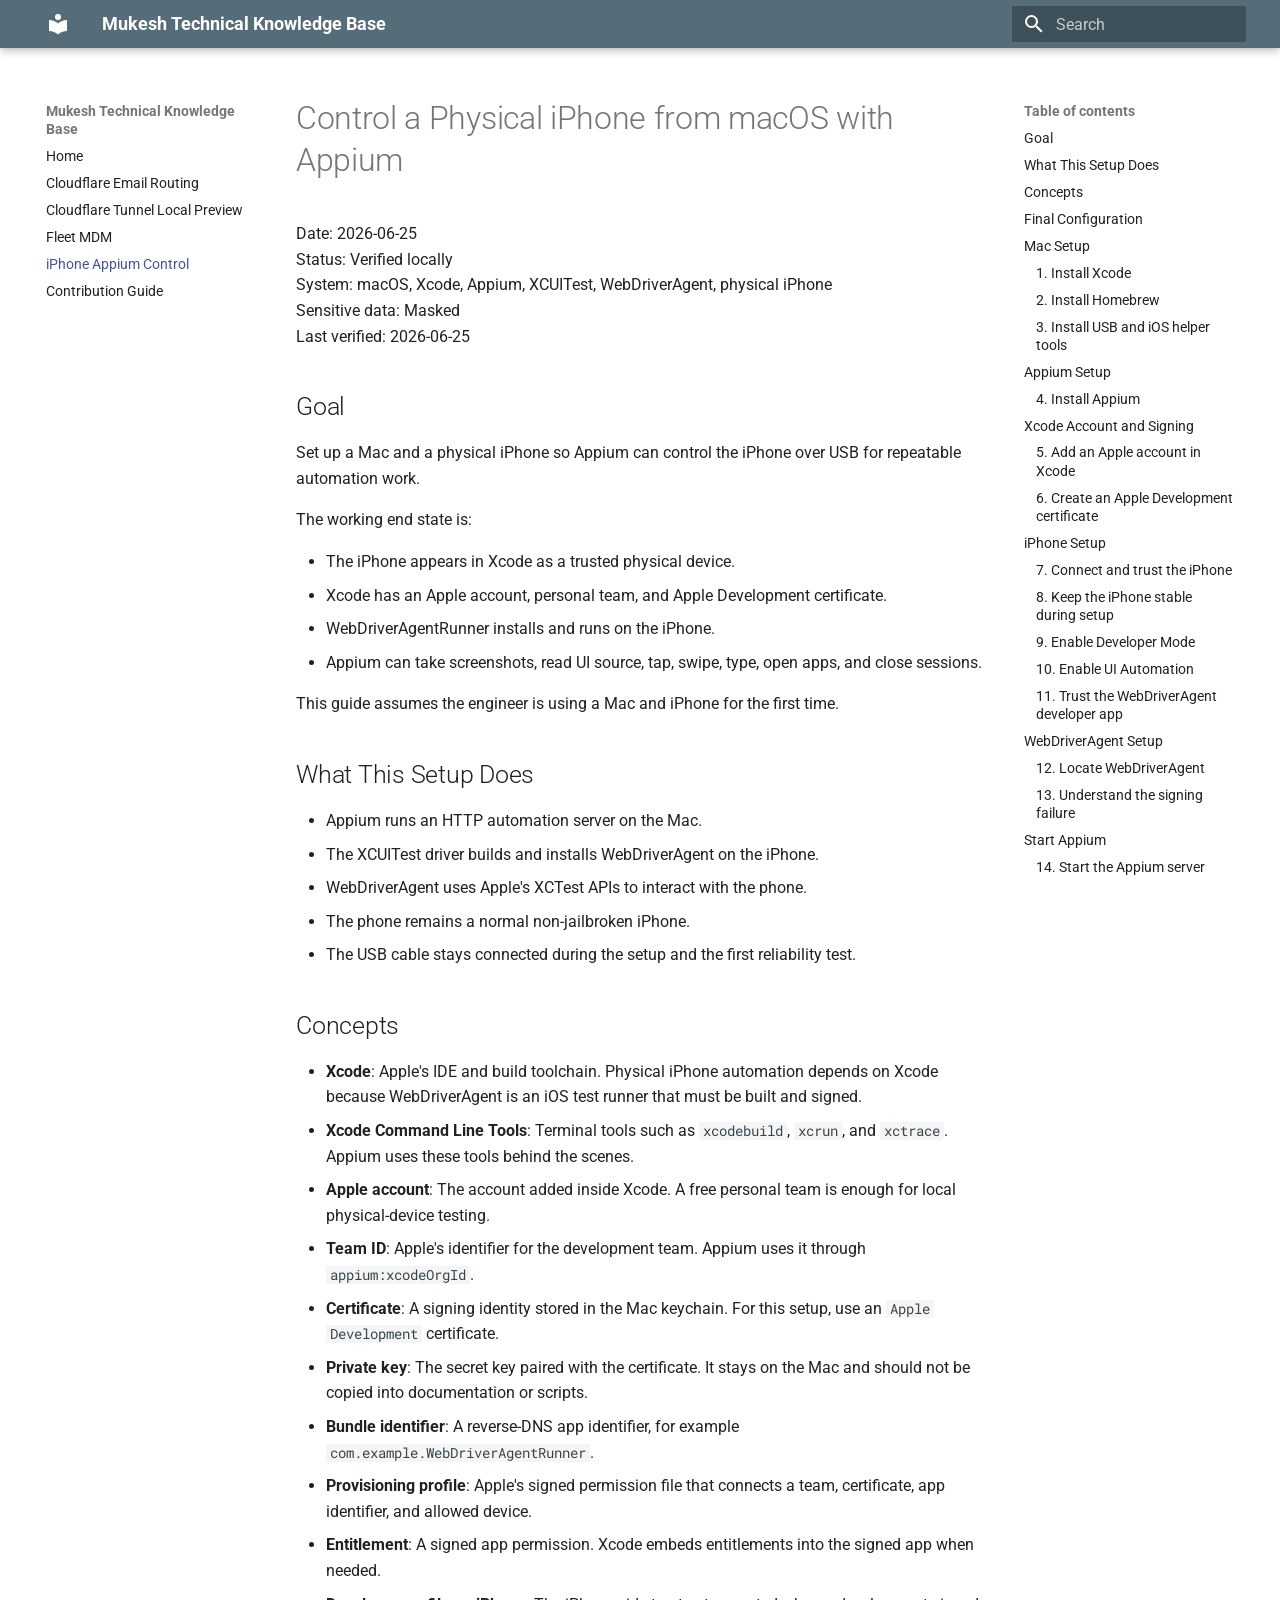
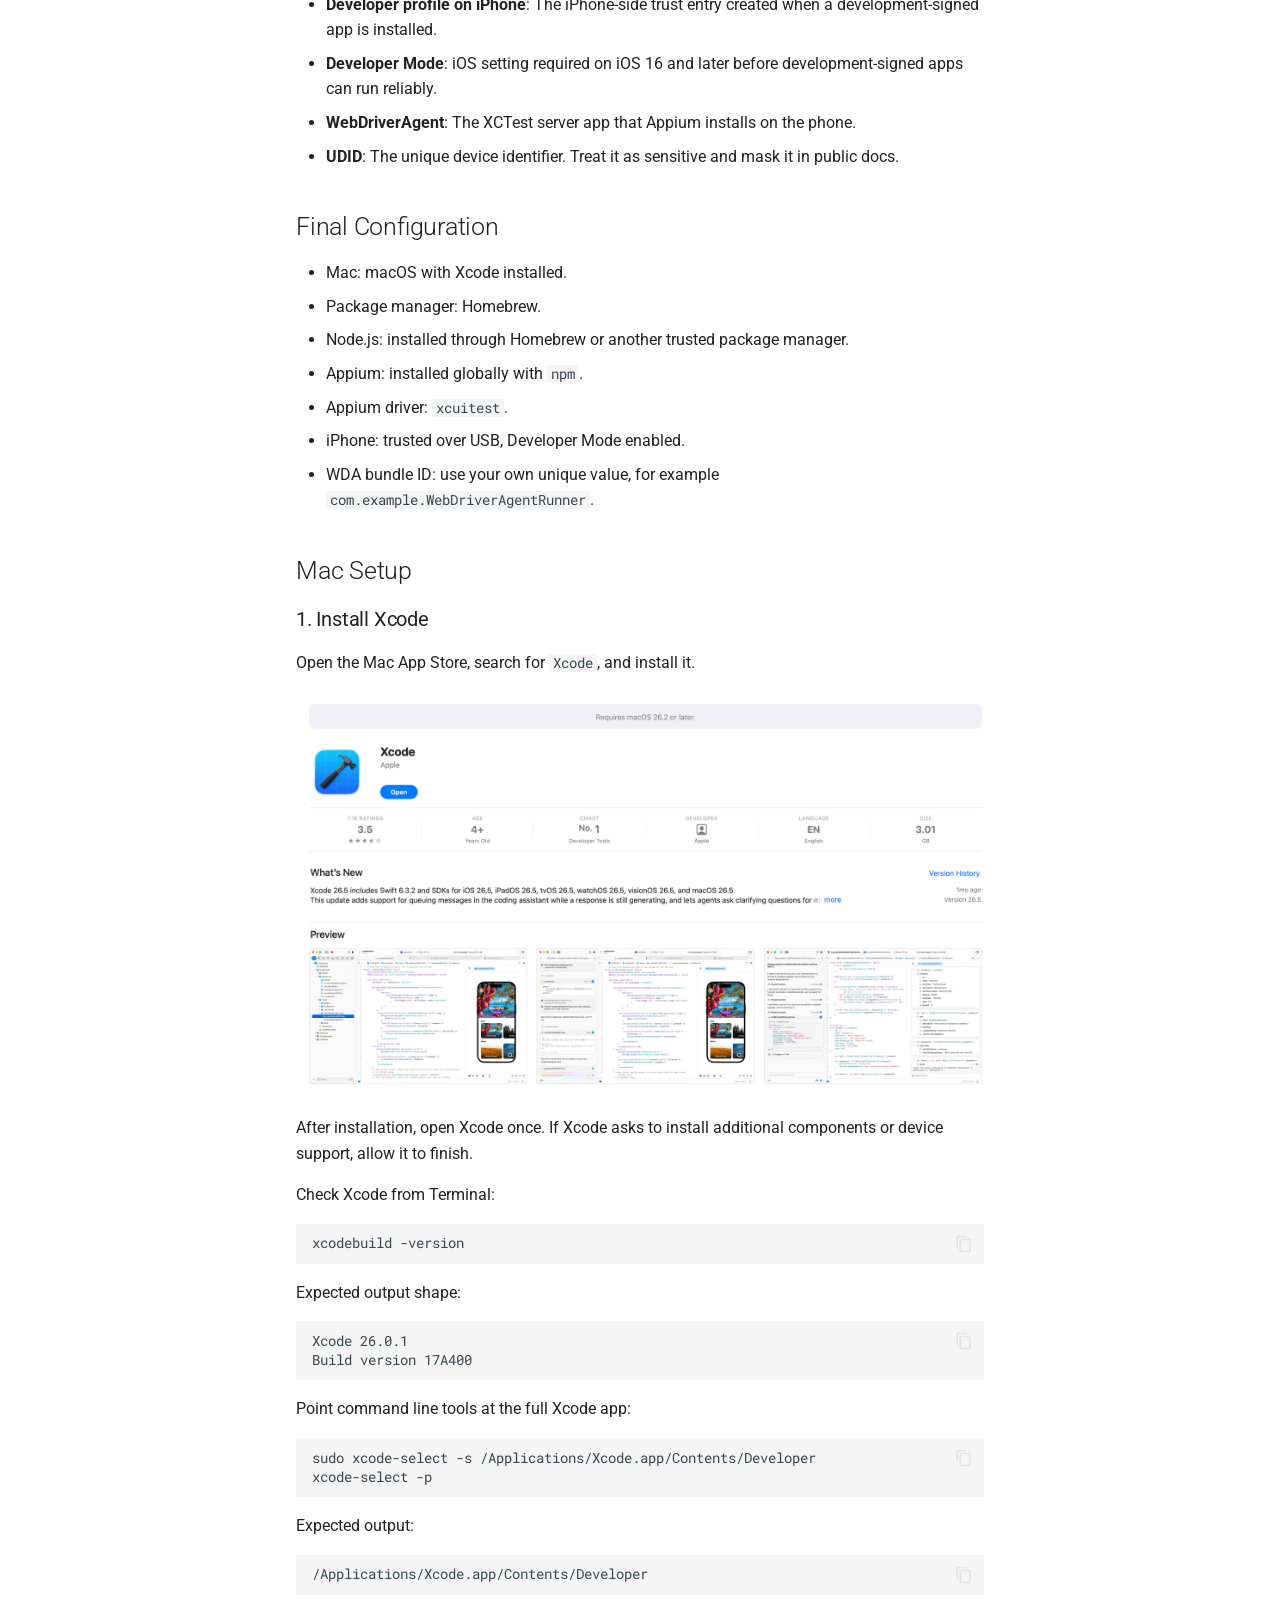
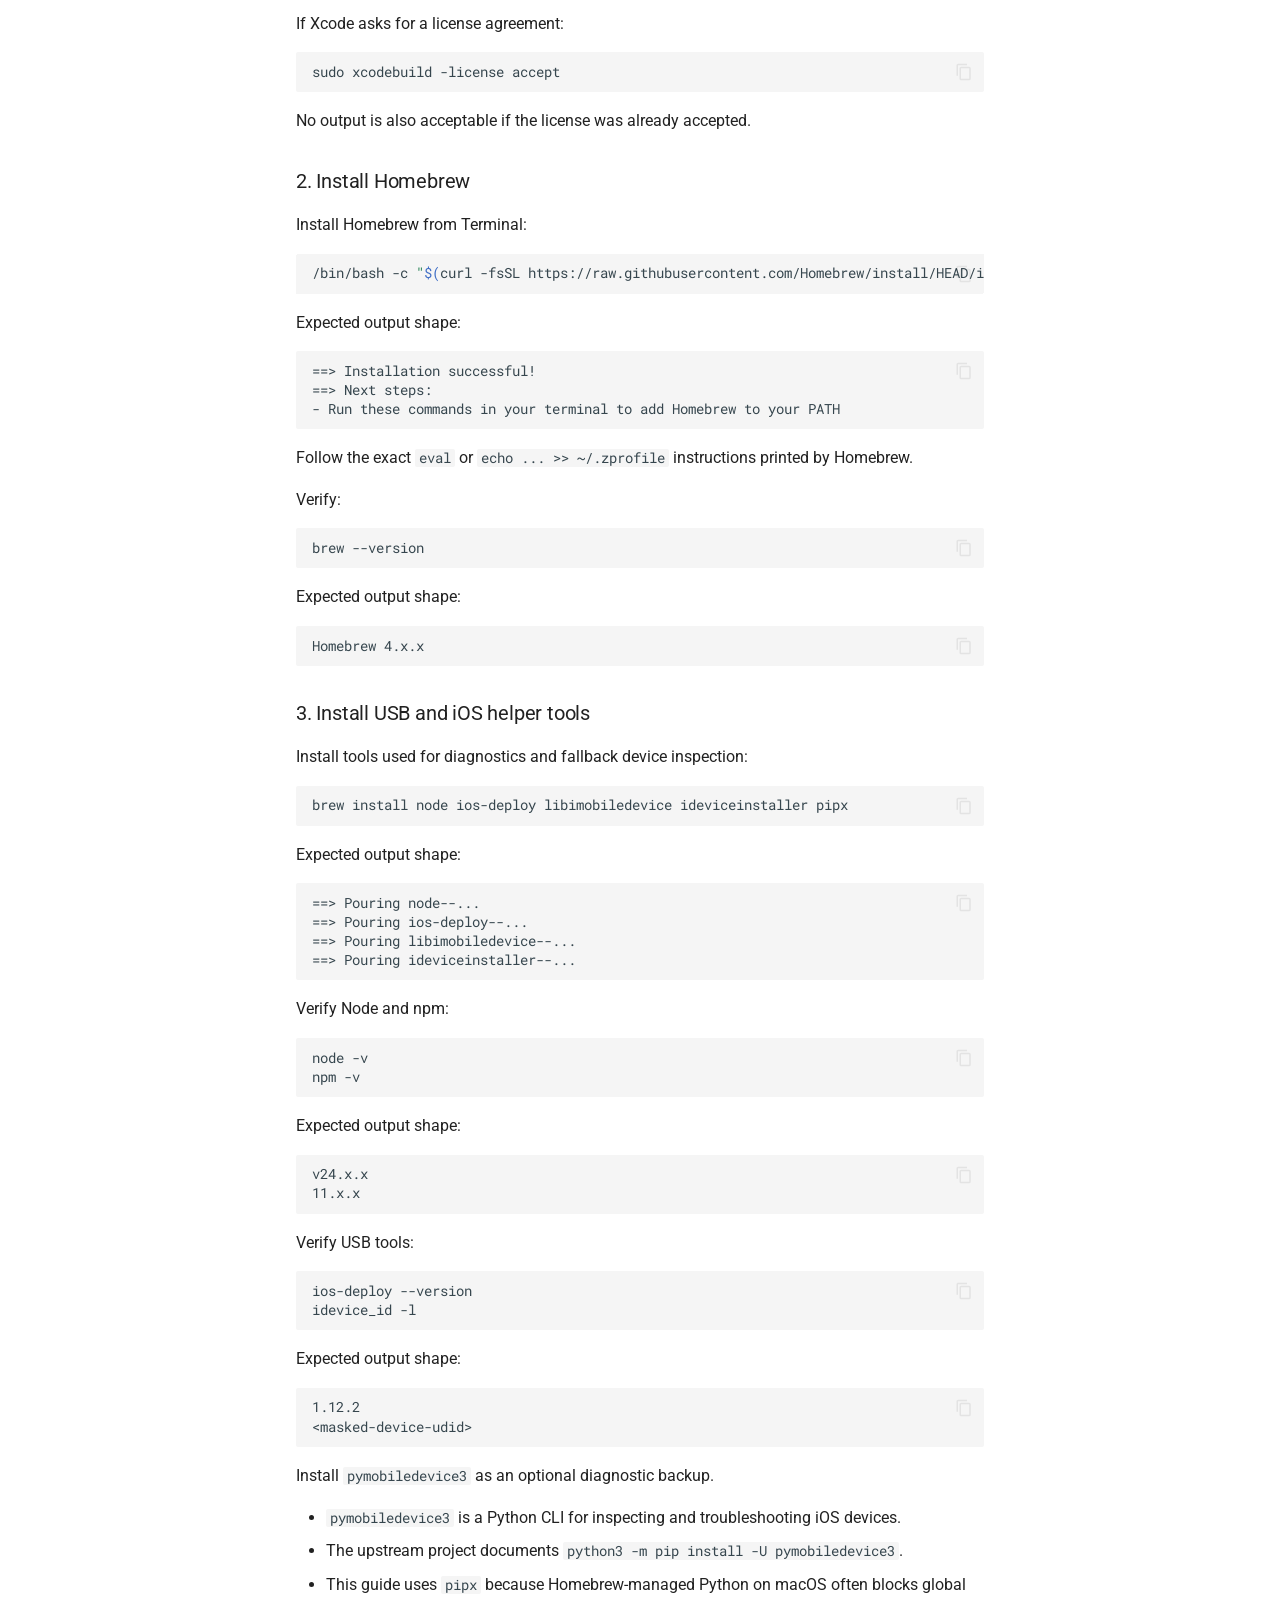
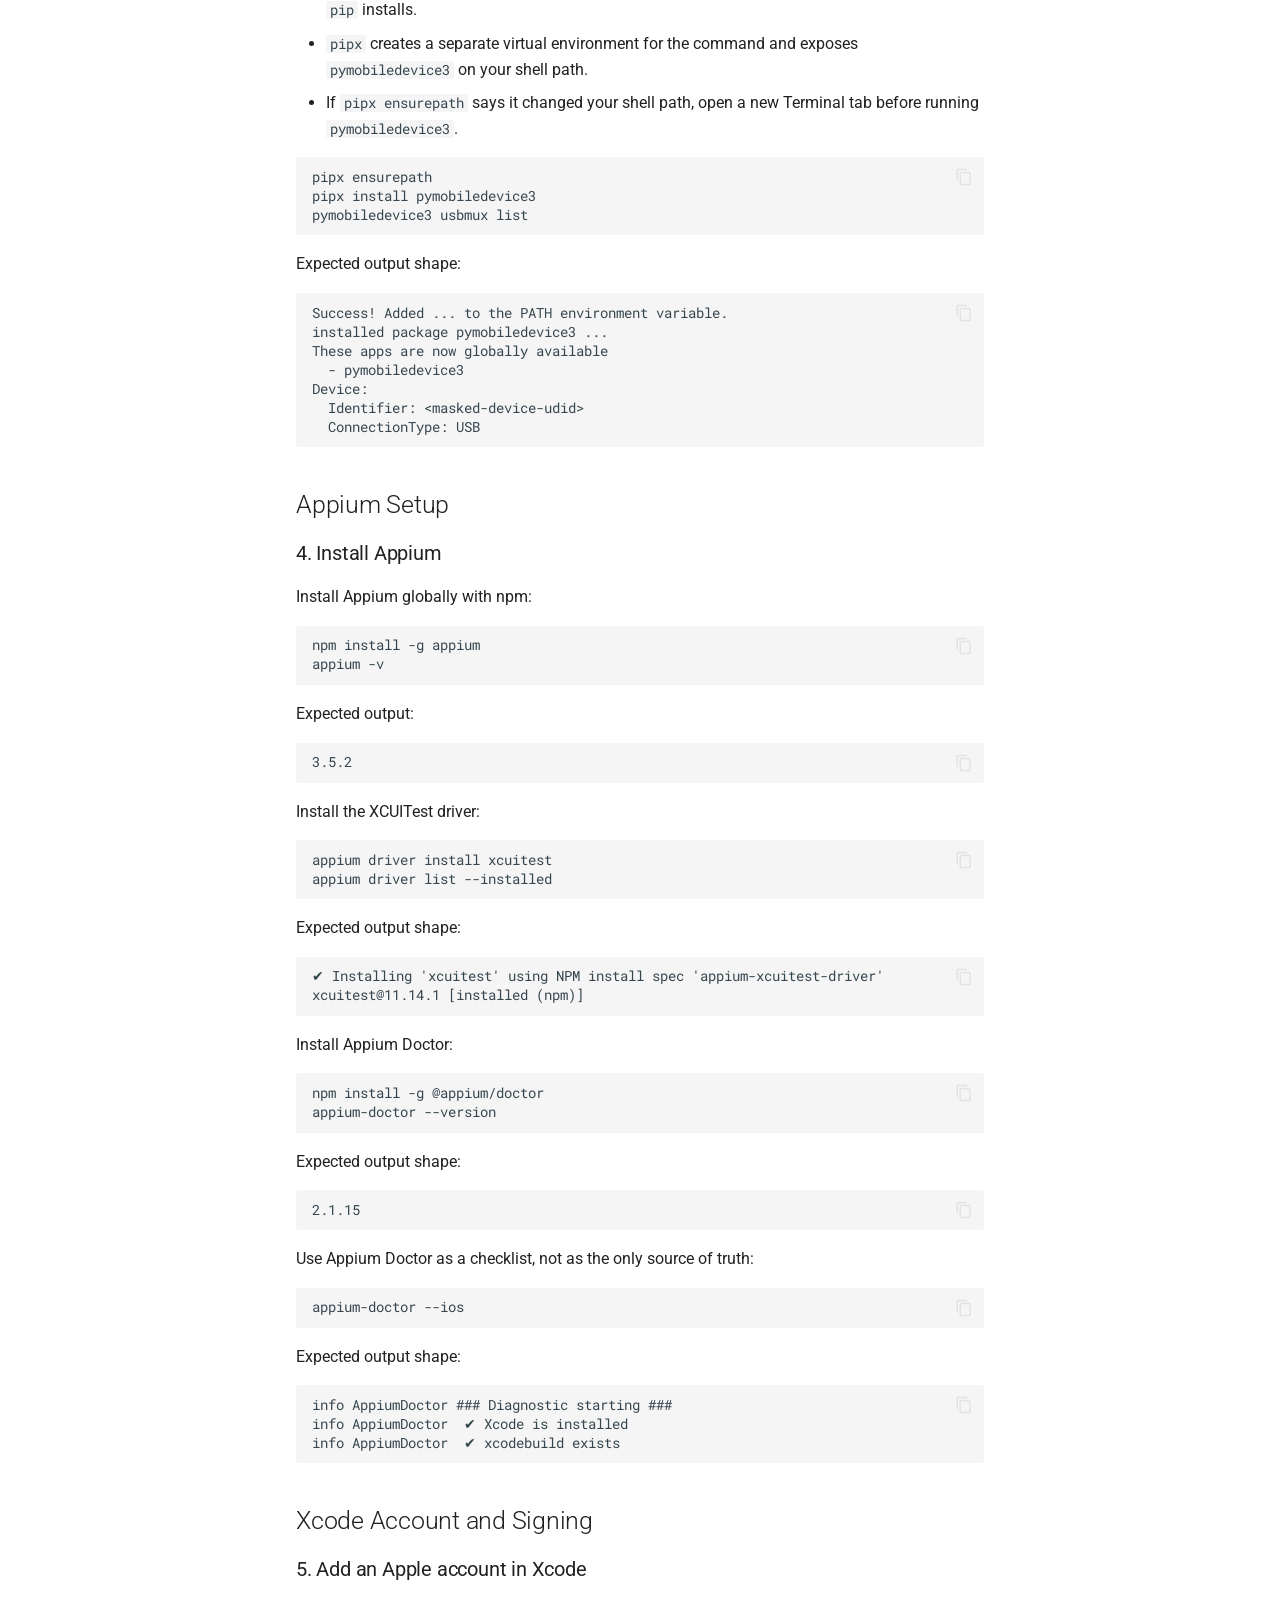
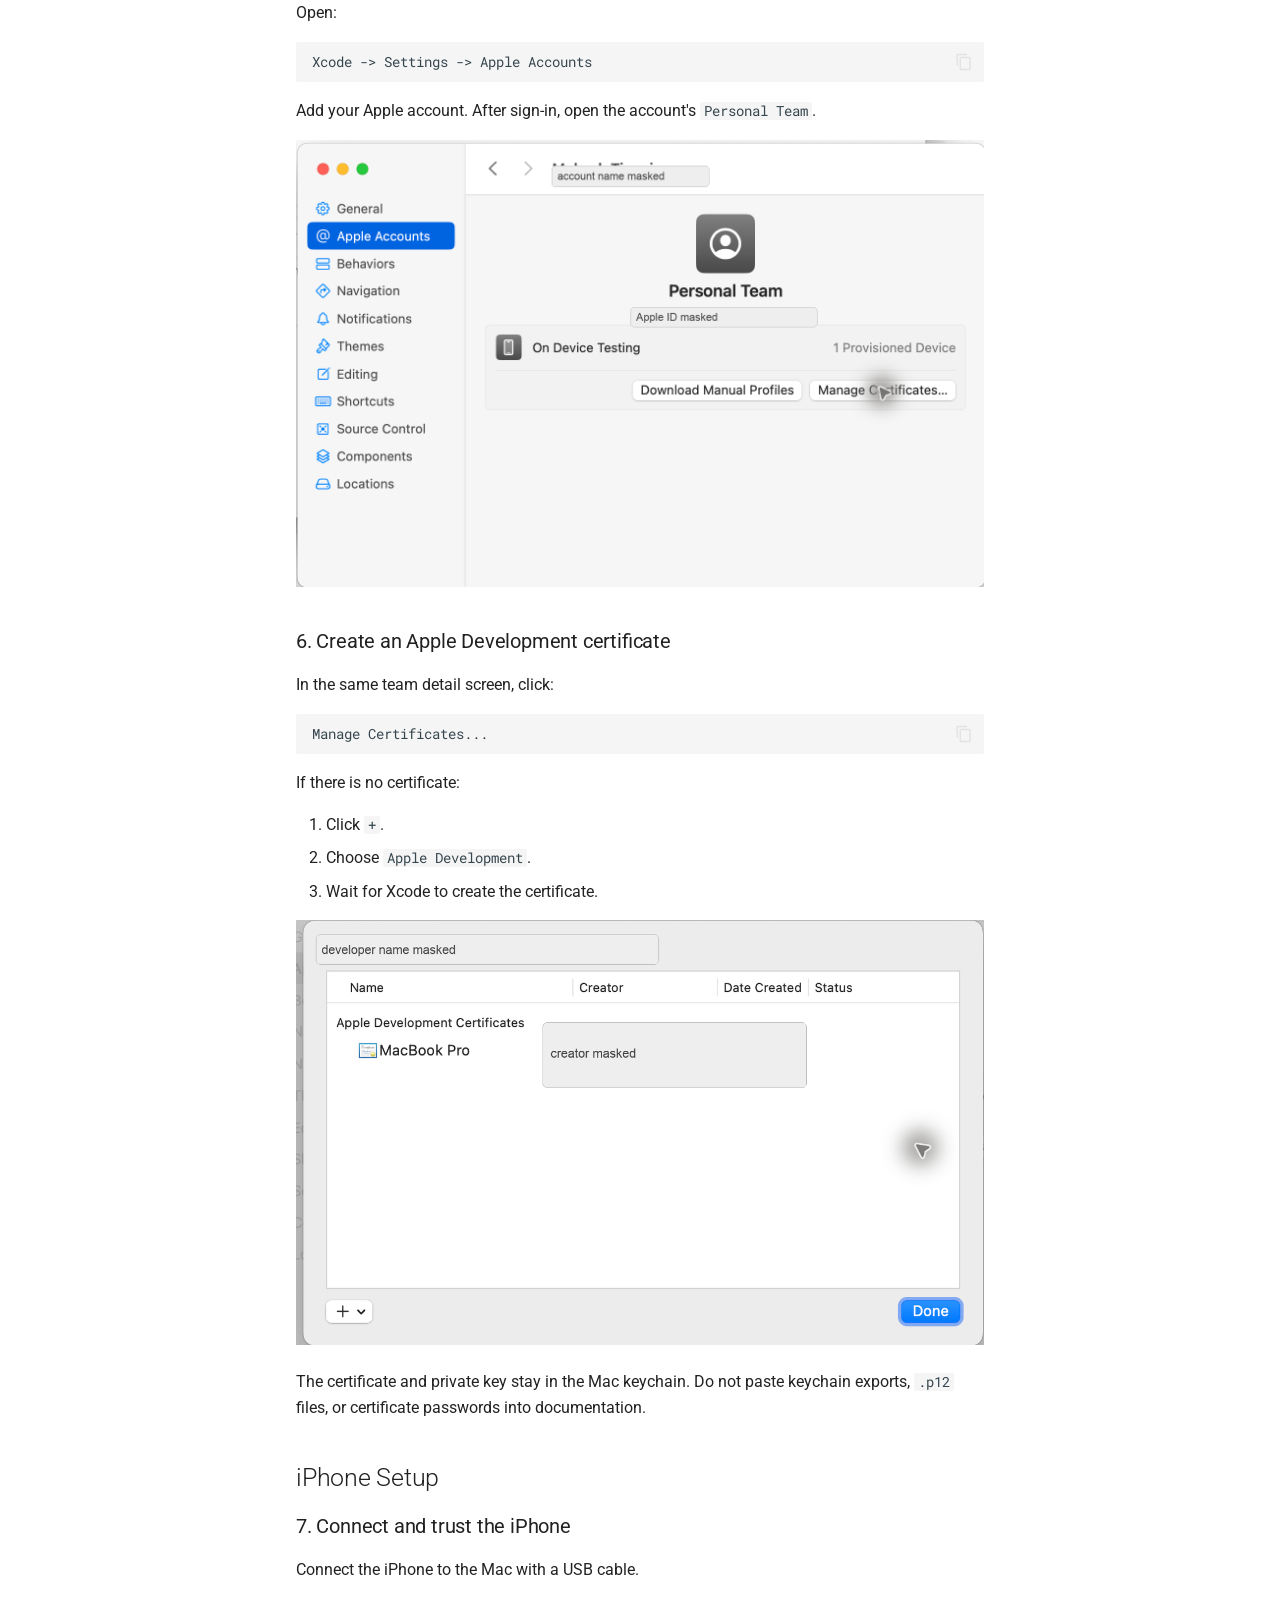
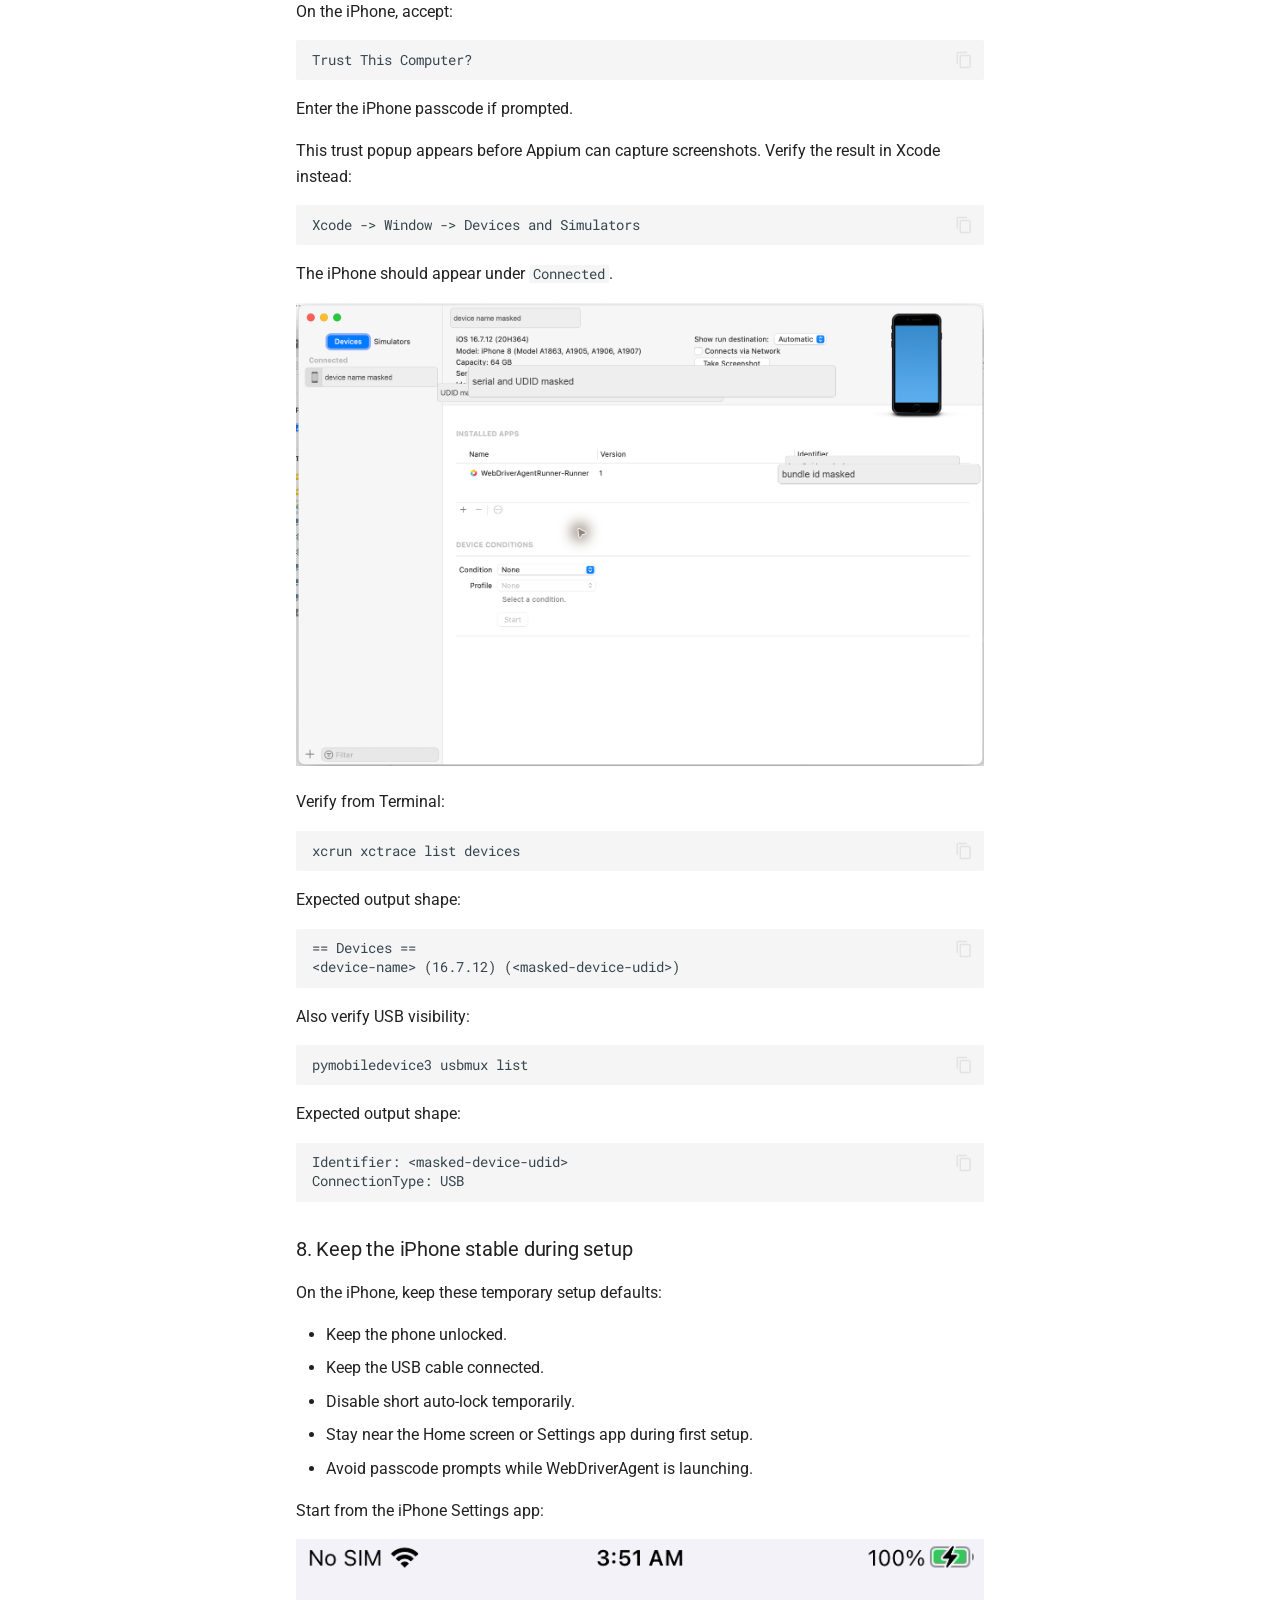
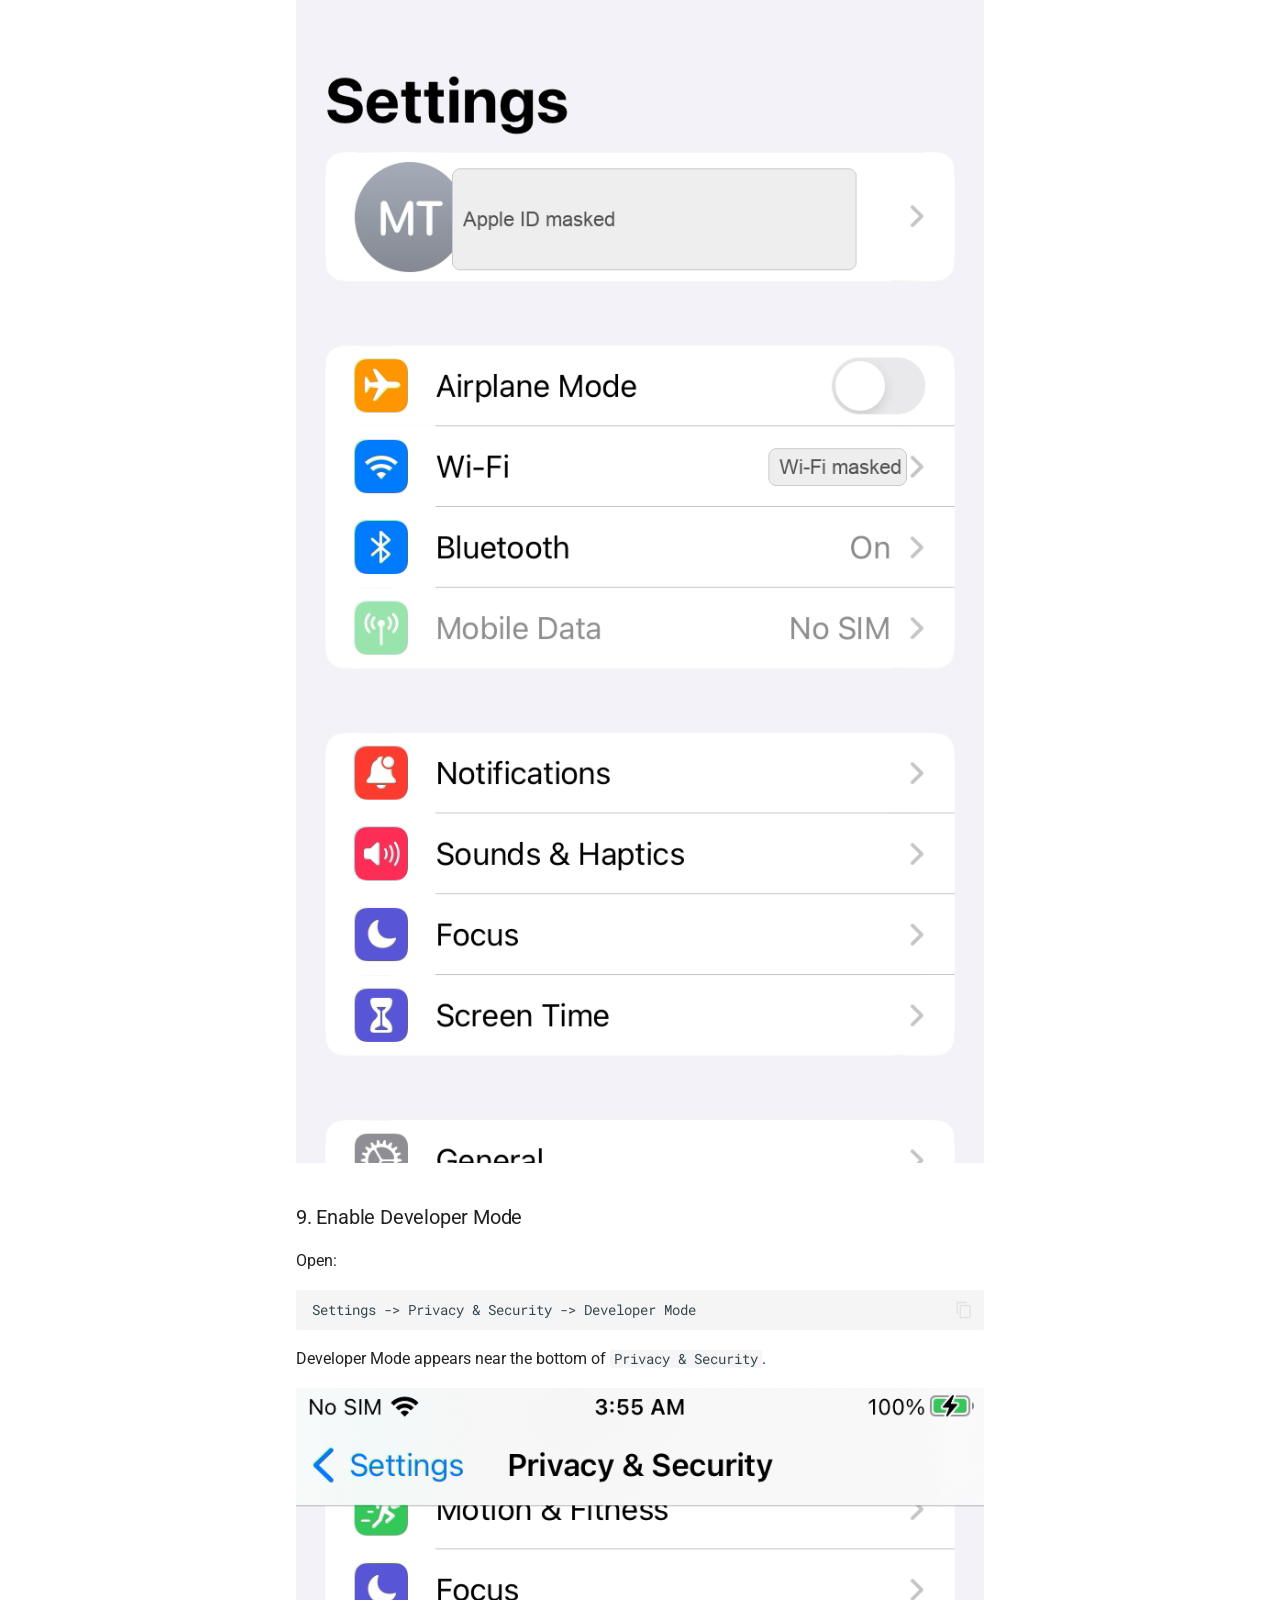
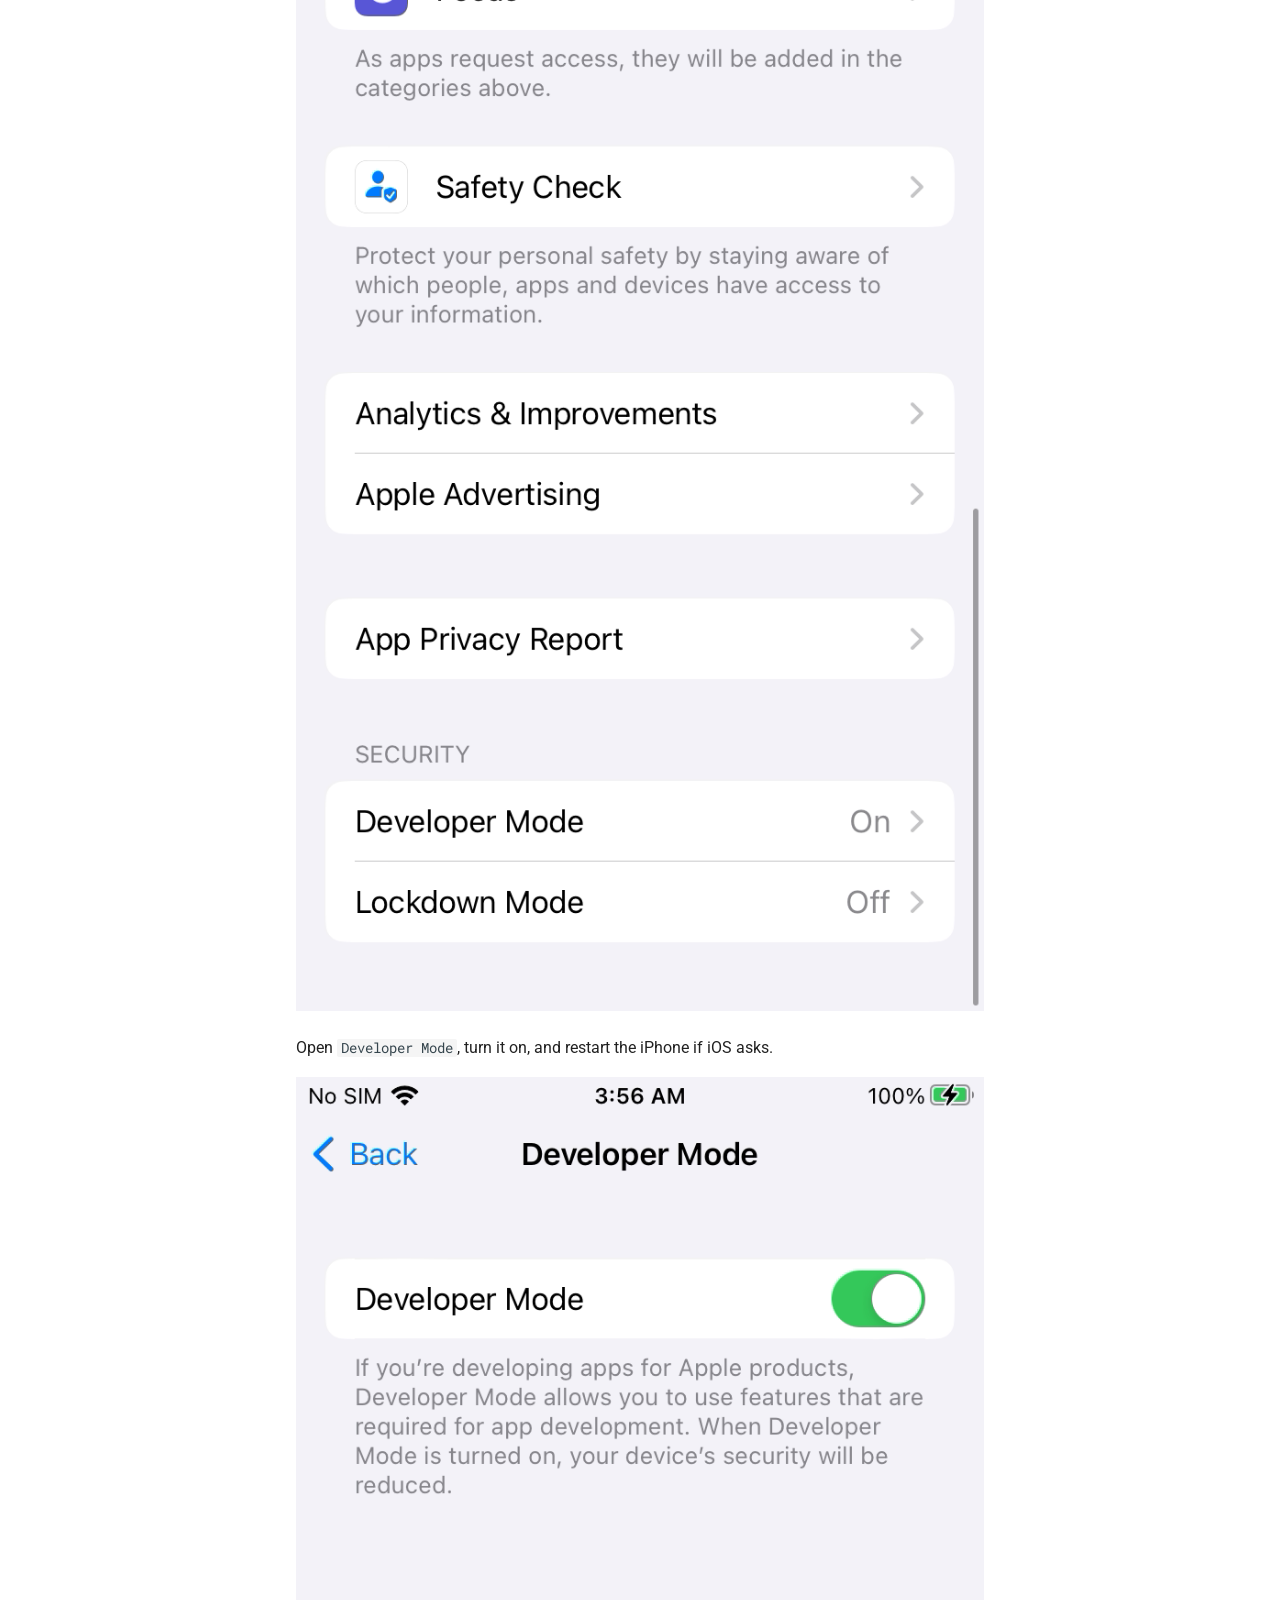
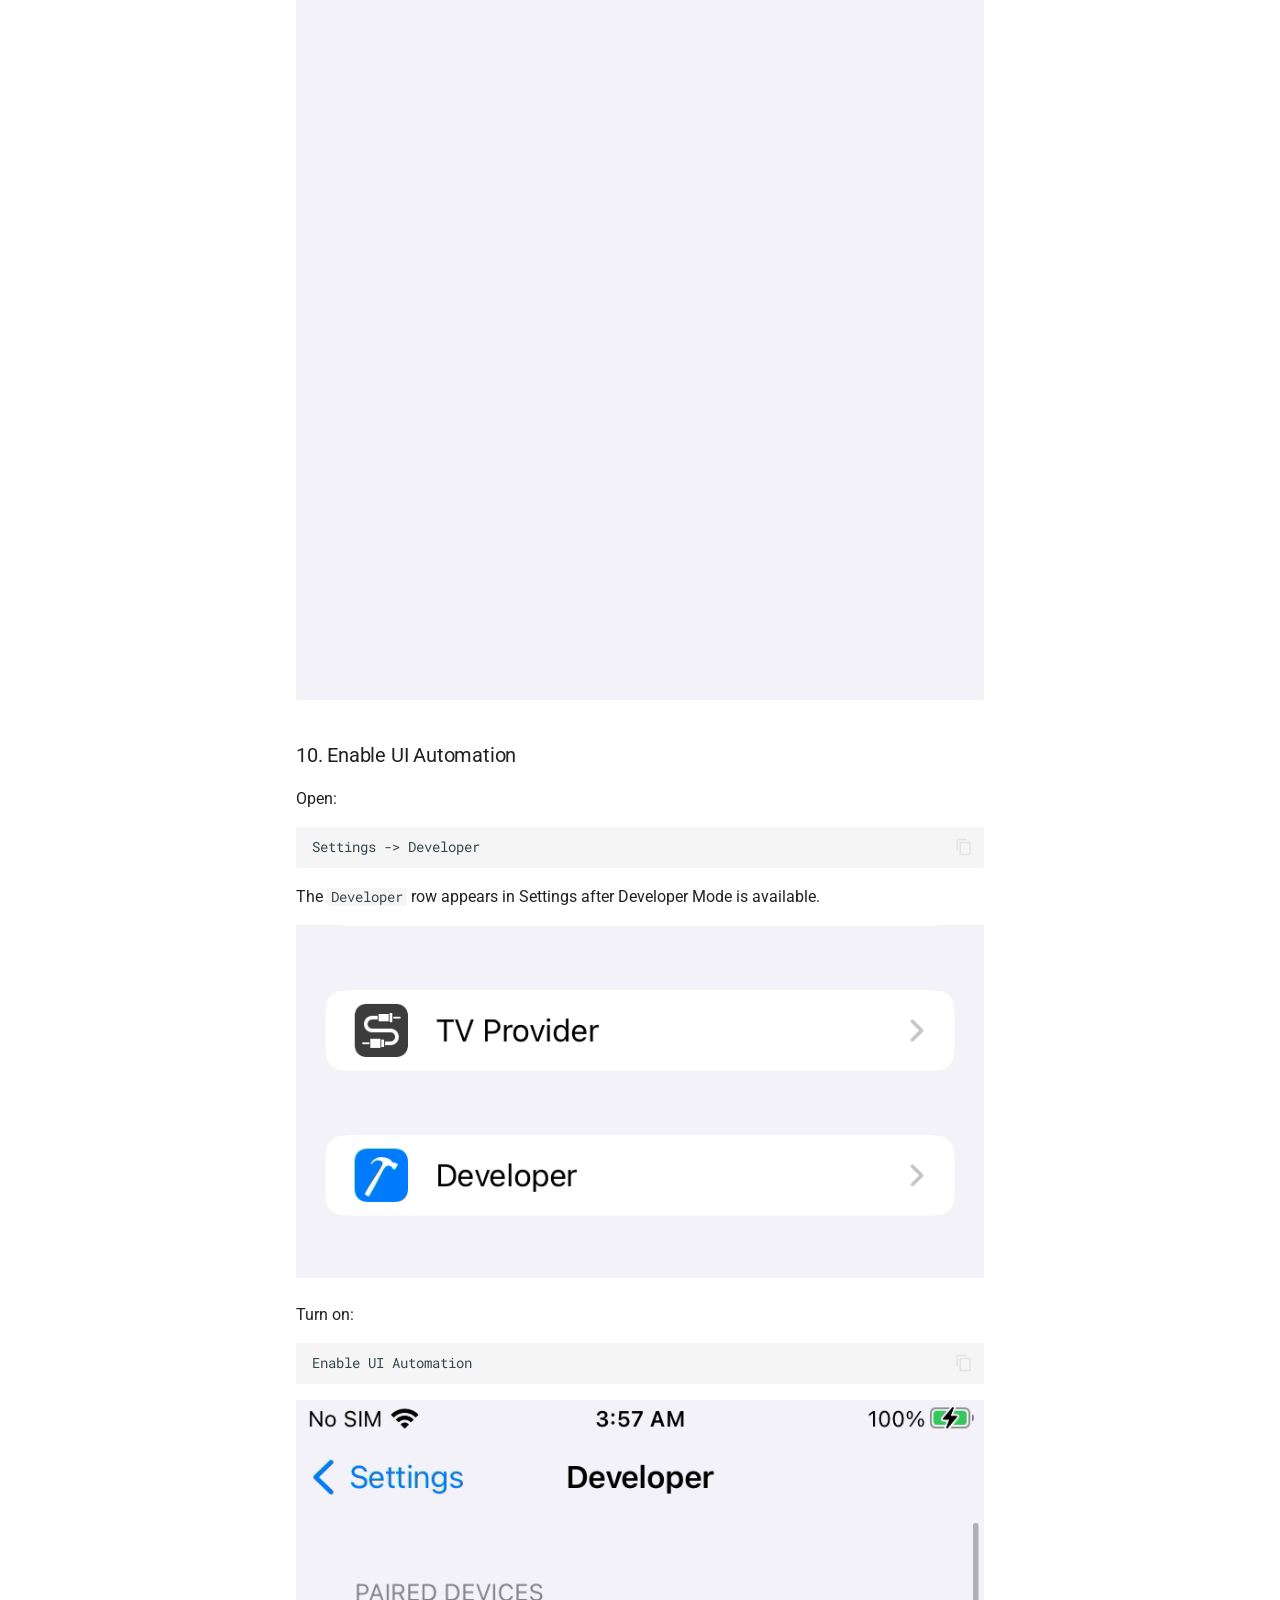
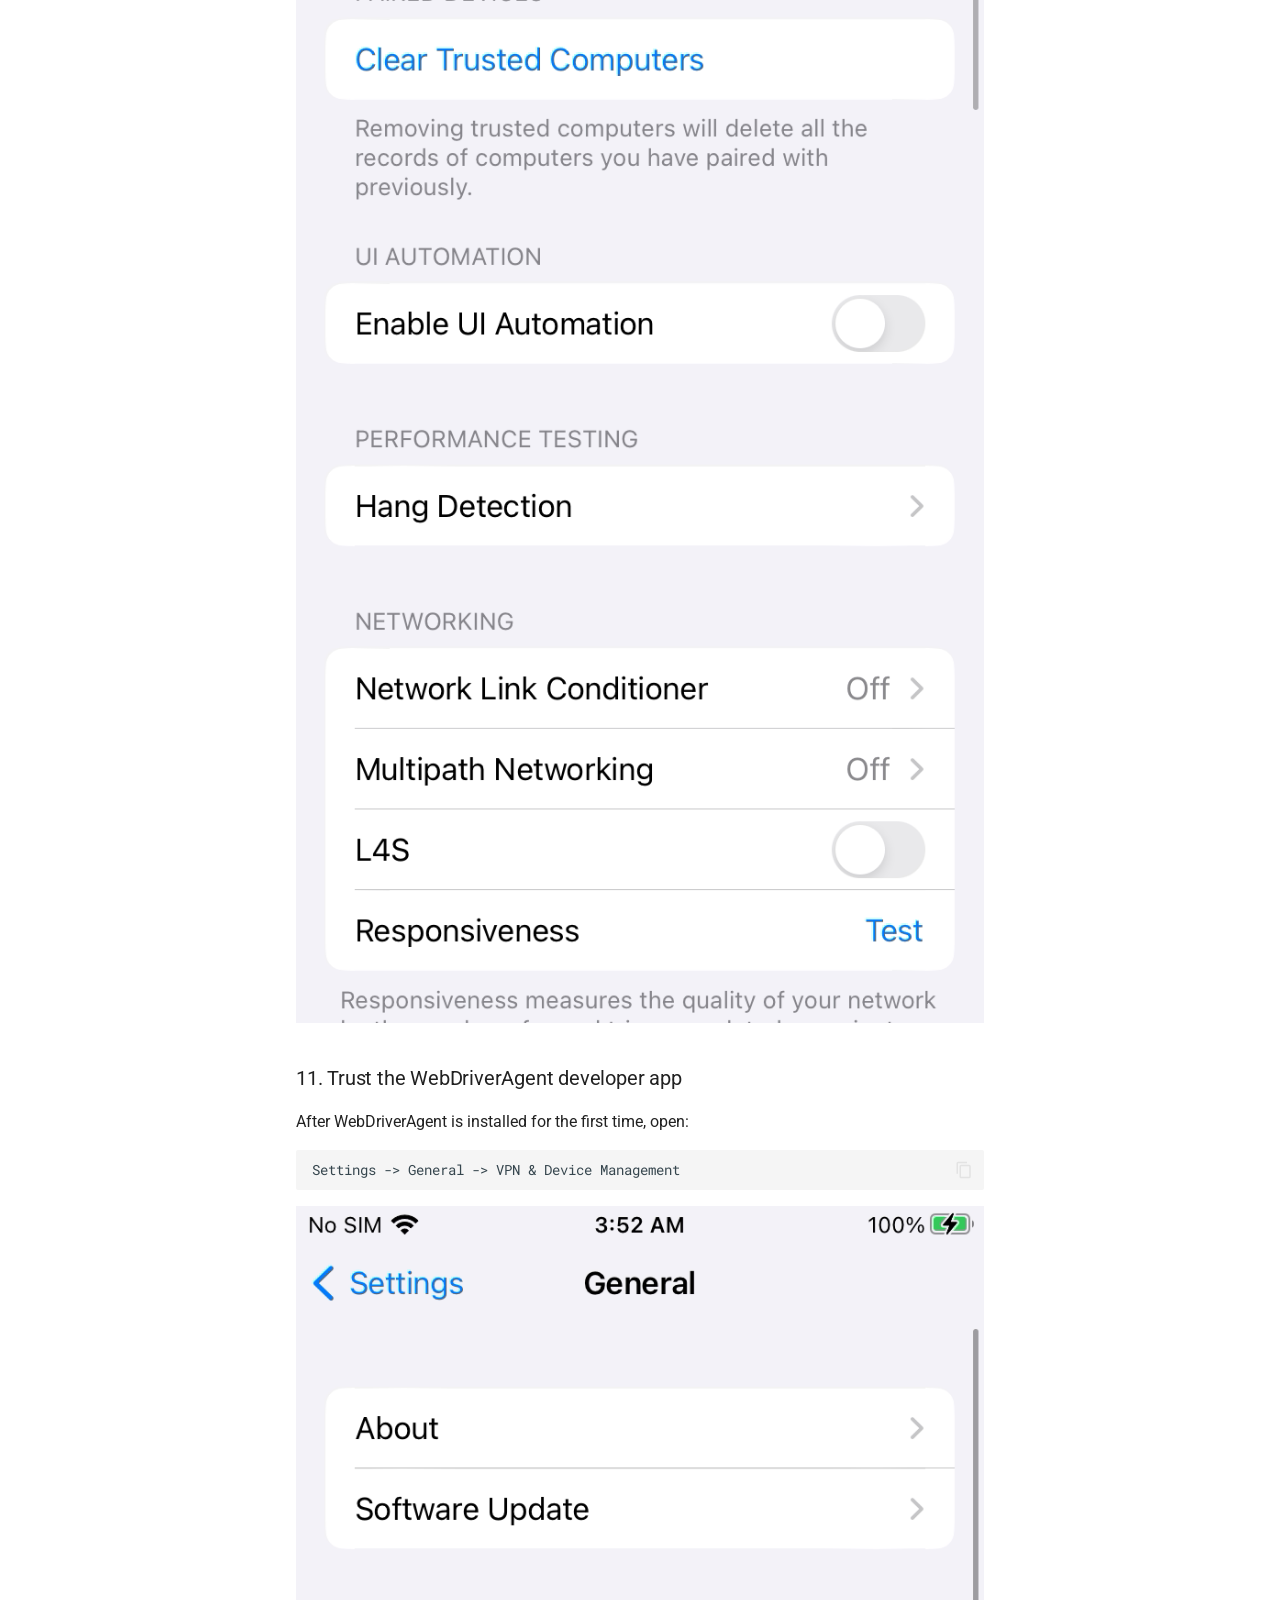
<file: ios-real-device-appium-control/index.html>
<!doctype html>
<html lang="en" class="no-js">
  <head>
    
      <meta charset="utf-8">
      <meta name="viewport" content="width=device-width,initial-scale=1">
      
        <meta name="description" content="Static Markdown notes for SaasHQ technical setup and operations.">
      
      
      
        <link rel="canonical" href="https://blog.saashq.in/ios-real-device-appium-control/">
      
      
        <link rel="prev" href="../fleet-mdm/">
      
      
        <link rel="next" href="../page-template/">
      
      
      <link rel="icon" href="../assets/images/favicon.png">
      <meta name="generator" content="mkdocs-1.6.1, mkdocs-material-9.6.20">
    
    
      
        <title>iPhone Appium Control - Mukesh Technical Knowledge Base</title>
      
    
    
      <link rel="stylesheet" href="../assets/stylesheets/main.e53b48f4.min.css">
      
        
        <link rel="stylesheet" href="../assets/stylesheets/palette.06af60db.min.css">
      
      


    
    
      
    
    
      
        
        
        <link rel="preconnect" href="https://fonts.gstatic.com" crossorigin>
        <link rel="stylesheet" href="https://fonts.googleapis.com/css?family=Roboto:300,300i,400,400i,700,700i%7CRoboto+Mono:400,400i,700,700i&display=fallback">
        <style>:root{--md-text-font:"Roboto";--md-code-font:"Roboto Mono"}</style>
      
    
    
    <script>__md_scope=new URL("..",location),__md_hash=e=>[...e].reduce(((e,_)=>(e<<5)-e+_.charCodeAt(0)),0),__md_get=(e,_=localStorage,t=__md_scope)=>JSON.parse(_.getItem(t.pathname+"."+e)),__md_set=(e,_,t=localStorage,a=__md_scope)=>{try{t.setItem(a.pathname+"."+e,JSON.stringify(_))}catch(e){}}</script>
    
      

    
    
    
  </head>
  
  
    
    
      
    
    
    
    
    <body dir="ltr" data-md-color-scheme="default" data-md-color-primary="blue-grey" data-md-color-accent="blue">
  
    
    <input class="md-toggle" data-md-toggle="drawer" type="checkbox" id="__drawer" autocomplete="off">
    <input class="md-toggle" data-md-toggle="search" type="checkbox" id="__search" autocomplete="off">
    <label class="md-overlay" for="__drawer"></label>
    <div data-md-component="skip">
      
        
        <a href="#control-a-physical-iphone-from-macos-with-appium" class="md-skip">
          Skip to content
        </a>
      
    </div>
    <div data-md-component="announce">
      
    </div>
    
    
      

  

<header class="md-header md-header--shadow" data-md-component="header">
  <nav class="md-header__inner md-grid" aria-label="Header">
    <a href=".." title="Mukesh Technical Knowledge Base" class="md-header__button md-logo" aria-label="Mukesh Technical Knowledge Base" data-md-component="logo">
      
  
  <svg xmlns="http://www.w3.org/2000/svg" viewBox="0 0 24 24"><path d="M12 8a3 3 0 0 0 3-3 3 3 0 0 0-3-3 3 3 0 0 0-3 3 3 3 0 0 0 3 3m0 3.54C9.64 9.35 6.5 8 3 8v11c3.5 0 6.64 1.35 9 3.54 2.36-2.19 5.5-3.54 9-3.54V8c-3.5 0-6.64 1.35-9 3.54"/></svg>

    </a>
    <label class="md-header__button md-icon" for="__drawer">
      
      <svg xmlns="http://www.w3.org/2000/svg" viewBox="0 0 24 24"><path d="M3 6h18v2H3zm0 5h18v2H3zm0 5h18v2H3z"/></svg>
    </label>
    <div class="md-header__title" data-md-component="header-title">
      <div class="md-header__ellipsis">
        <div class="md-header__topic">
          <span class="md-ellipsis">
            Mukesh Technical Knowledge Base
          </span>
        </div>
        <div class="md-header__topic" data-md-component="header-topic">
          <span class="md-ellipsis">
            
              iPhone Appium Control
            
          </span>
        </div>
      </div>
    </div>
    
      
        <form class="md-header__option" data-md-component="palette">
  
    
    
    
    <input class="md-option" data-md-color-media="" data-md-color-scheme="default" data-md-color-primary="blue-grey" data-md-color-accent="blue"  aria-hidden="true"  type="radio" name="__palette" id="__palette_0">
    
  
</form>
      
    
    
      <script>var palette=__md_get("__palette");if(palette&&palette.color){if("(prefers-color-scheme)"===palette.color.media){var media=matchMedia("(prefers-color-scheme: light)"),input=document.querySelector(media.matches?"[data-md-color-media='(prefers-color-scheme: light)']":"[data-md-color-media='(prefers-color-scheme: dark)']");palette.color.media=input.getAttribute("data-md-color-media"),palette.color.scheme=input.getAttribute("data-md-color-scheme"),palette.color.primary=input.getAttribute("data-md-color-primary"),palette.color.accent=input.getAttribute("data-md-color-accent")}for(var[key,value]of Object.entries(palette.color))document.body.setAttribute("data-md-color-"+key,value)}</script>
    
    
    
      
      
        <label class="md-header__button md-icon" for="__search">
          
          <svg xmlns="http://www.w3.org/2000/svg" viewBox="0 0 24 24"><path d="M9.5 3A6.5 6.5 0 0 1 16 9.5c0 1.61-.59 3.09-1.56 4.23l.27.27h.79l5 5-1.5 1.5-5-5v-.79l-.27-.27A6.52 6.52 0 0 1 9.5 16 6.5 6.5 0 0 1 3 9.5 6.5 6.5 0 0 1 9.5 3m0 2C7 5 5 7 5 9.5S7 14 9.5 14 14 12 14 9.5 12 5 9.5 5"/></svg>
        </label>
        <div class="md-search" data-md-component="search" role="dialog">
  <label class="md-search__overlay" for="__search"></label>
  <div class="md-search__inner" role="search">
    <form class="md-search__form" name="search">
      <input type="text" class="md-search__input" name="query" aria-label="Search" placeholder="Search" autocapitalize="off" autocorrect="off" autocomplete="off" spellcheck="false" data-md-component="search-query" required>
      <label class="md-search__icon md-icon" for="__search">
        
        <svg xmlns="http://www.w3.org/2000/svg" viewBox="0 0 24 24"><path d="M9.5 3A6.5 6.5 0 0 1 16 9.5c0 1.61-.59 3.09-1.56 4.23l.27.27h.79l5 5-1.5 1.5-5-5v-.79l-.27-.27A6.52 6.52 0 0 1 9.5 16 6.5 6.5 0 0 1 3 9.5 6.5 6.5 0 0 1 9.5 3m0 2C7 5 5 7 5 9.5S7 14 9.5 14 14 12 14 9.5 12 5 9.5 5"/></svg>
        
        <svg xmlns="http://www.w3.org/2000/svg" viewBox="0 0 24 24"><path d="M20 11v2H8l5.5 5.5-1.42 1.42L4.16 12l7.92-7.92L13.5 5.5 8 11z"/></svg>
      </label>
      <nav class="md-search__options" aria-label="Search">
        
        <button type="reset" class="md-search__icon md-icon" title="Clear" aria-label="Clear" tabindex="-1">
          
          <svg xmlns="http://www.w3.org/2000/svg" viewBox="0 0 24 24"><path d="M19 6.41 17.59 5 12 10.59 6.41 5 5 6.41 10.59 12 5 17.59 6.41 19 12 13.41 17.59 19 19 17.59 13.41 12z"/></svg>
        </button>
      </nav>
      
        <div class="md-search__suggest" data-md-component="search-suggest"></div>
      
    </form>
    <div class="md-search__output">
      <div class="md-search__scrollwrap" tabindex="0" data-md-scrollfix>
        <div class="md-search-result" data-md-component="search-result">
          <div class="md-search-result__meta">
            Initializing search
          </div>
          <ol class="md-search-result__list" role="presentation"></ol>
        </div>
      </div>
    </div>
  </div>
</div>
      
    
    
  </nav>
  
</header>
    
    <div class="md-container" data-md-component="container">
      
      
        
          
        
      
      <main class="md-main" data-md-component="main">
        <div class="md-main__inner md-grid">
          
            
              
              <div class="md-sidebar md-sidebar--primary" data-md-component="sidebar" data-md-type="navigation" >
                <div class="md-sidebar__scrollwrap">
                  <div class="md-sidebar__inner">
                    



<nav class="md-nav md-nav--primary" aria-label="Navigation" data-md-level="0">
  <label class="md-nav__title" for="__drawer">
    <a href=".." title="Mukesh Technical Knowledge Base" class="md-nav__button md-logo" aria-label="Mukesh Technical Knowledge Base" data-md-component="logo">
      
  
  <svg xmlns="http://www.w3.org/2000/svg" viewBox="0 0 24 24"><path d="M12 8a3 3 0 0 0 3-3 3 3 0 0 0-3-3 3 3 0 0 0-3 3 3 3 0 0 0 3 3m0 3.54C9.64 9.35 6.5 8 3 8v11c3.5 0 6.64 1.35 9 3.54 2.36-2.19 5.5-3.54 9-3.54V8c-3.5 0-6.64 1.35-9 3.54"/></svg>

    </a>
    Mukesh Technical Knowledge Base
  </label>
  
  <ul class="md-nav__list" data-md-scrollfix>
    
      
      
  
  
  
  
    <li class="md-nav__item">
      <a href=".." class="md-nav__link">
        
  
  
  <span class="md-ellipsis">
    Home
    
  </span>
  

      </a>
    </li>
  

    
      
      
  
  
  
  
    <li class="md-nav__item">
      <a href="../cloudflare-email-routing/" class="md-nav__link">
        
  
  
  <span class="md-ellipsis">
    Cloudflare Email Routing
    
  </span>
  

      </a>
    </li>
  

    
      
      
  
  
  
  
    <li class="md-nav__item">
      <a href="../cloudflare-tunnel-local-preview/" class="md-nav__link">
        
  
  
  <span class="md-ellipsis">
    Cloudflare Tunnel Local Preview
    
  </span>
  

      </a>
    </li>
  

    
      
      
  
  
  
  
    <li class="md-nav__item">
      <a href="../fleet-mdm/" class="md-nav__link">
        
  
  
  <span class="md-ellipsis">
    Fleet MDM
    
  </span>
  

      </a>
    </li>
  

    
      
      
  
  
    
  
  
  
    <li class="md-nav__item md-nav__item--active">
      
      <input class="md-nav__toggle md-toggle" type="checkbox" id="__toc">
      
      
        
      
      
        <label class="md-nav__link md-nav__link--active" for="__toc">
          
  
  
  <span class="md-ellipsis">
    iPhone Appium Control
    
  </span>
  

          <span class="md-nav__icon md-icon"></span>
        </label>
      
      <a href="./" class="md-nav__link md-nav__link--active">
        
  
  
  <span class="md-ellipsis">
    iPhone Appium Control
    
  </span>
  

      </a>
      
        

<nav class="md-nav md-nav--secondary" aria-label="Table of contents">
  
  
  
    
  
  
    <label class="md-nav__title" for="__toc">
      <span class="md-nav__icon md-icon"></span>
      Table of contents
    </label>
    <ul class="md-nav__list" data-md-component="toc" data-md-scrollfix>
      
        <li class="md-nav__item">
  <a href="#goal" class="md-nav__link">
    <span class="md-ellipsis">
      Goal
    </span>
  </a>
  
</li>
      
        <li class="md-nav__item">
  <a href="#what-this-setup-does" class="md-nav__link">
    <span class="md-ellipsis">
      What This Setup Does
    </span>
  </a>
  
</li>
      
        <li class="md-nav__item">
  <a href="#concepts" class="md-nav__link">
    <span class="md-ellipsis">
      Concepts
    </span>
  </a>
  
</li>
      
        <li class="md-nav__item">
  <a href="#final-configuration" class="md-nav__link">
    <span class="md-ellipsis">
      Final Configuration
    </span>
  </a>
  
</li>
      
        <li class="md-nav__item">
  <a href="#mac-setup" class="md-nav__link">
    <span class="md-ellipsis">
      Mac Setup
    </span>
  </a>
  
    <nav class="md-nav" aria-label="Mac Setup">
      <ul class="md-nav__list">
        
          <li class="md-nav__item">
  <a href="#1-install-xcode" class="md-nav__link">
    <span class="md-ellipsis">
      1. Install Xcode
    </span>
  </a>
  
</li>
        
          <li class="md-nav__item">
  <a href="#2-install-homebrew" class="md-nav__link">
    <span class="md-ellipsis">
      2. Install Homebrew
    </span>
  </a>
  
</li>
        
          <li class="md-nav__item">
  <a href="#3-install-usb-and-ios-helper-tools" class="md-nav__link">
    <span class="md-ellipsis">
      3. Install USB and iOS helper tools
    </span>
  </a>
  
</li>
        
      </ul>
    </nav>
  
</li>
      
        <li class="md-nav__item">
  <a href="#appium-setup" class="md-nav__link">
    <span class="md-ellipsis">
      Appium Setup
    </span>
  </a>
  
    <nav class="md-nav" aria-label="Appium Setup">
      <ul class="md-nav__list">
        
          <li class="md-nav__item">
  <a href="#4-install-appium" class="md-nav__link">
    <span class="md-ellipsis">
      4. Install Appium
    </span>
  </a>
  
</li>
        
      </ul>
    </nav>
  
</li>
      
        <li class="md-nav__item">
  <a href="#xcode-account-and-signing" class="md-nav__link">
    <span class="md-ellipsis">
      Xcode Account and Signing
    </span>
  </a>
  
    <nav class="md-nav" aria-label="Xcode Account and Signing">
      <ul class="md-nav__list">
        
          <li class="md-nav__item">
  <a href="#5-add-an-apple-account-in-xcode" class="md-nav__link">
    <span class="md-ellipsis">
      5. Add an Apple account in Xcode
    </span>
  </a>
  
</li>
        
          <li class="md-nav__item">
  <a href="#6-create-an-apple-development-certificate" class="md-nav__link">
    <span class="md-ellipsis">
      6. Create an Apple Development certificate
    </span>
  </a>
  
</li>
        
      </ul>
    </nav>
  
</li>
      
        <li class="md-nav__item">
  <a href="#iphone-setup" class="md-nav__link">
    <span class="md-ellipsis">
      iPhone Setup
    </span>
  </a>
  
    <nav class="md-nav" aria-label="iPhone Setup">
      <ul class="md-nav__list">
        
          <li class="md-nav__item">
  <a href="#7-connect-and-trust-the-iphone" class="md-nav__link">
    <span class="md-ellipsis">
      7. Connect and trust the iPhone
    </span>
  </a>
  
</li>
        
          <li class="md-nav__item">
  <a href="#8-keep-the-iphone-stable-during-setup" class="md-nav__link">
    <span class="md-ellipsis">
      8. Keep the iPhone stable during setup
    </span>
  </a>
  
</li>
        
          <li class="md-nav__item">
  <a href="#9-enable-developer-mode" class="md-nav__link">
    <span class="md-ellipsis">
      9. Enable Developer Mode
    </span>
  </a>
  
</li>
        
          <li class="md-nav__item">
  <a href="#10-enable-ui-automation" class="md-nav__link">
    <span class="md-ellipsis">
      10. Enable UI Automation
    </span>
  </a>
  
</li>
        
          <li class="md-nav__item">
  <a href="#11-trust-the-webdriveragent-developer-app" class="md-nav__link">
    <span class="md-ellipsis">
      11. Trust the WebDriverAgent developer app
    </span>
  </a>
  
</li>
        
      </ul>
    </nav>
  
</li>
      
        <li class="md-nav__item">
  <a href="#webdriveragent-setup" class="md-nav__link">
    <span class="md-ellipsis">
      WebDriverAgent Setup
    </span>
  </a>
  
    <nav class="md-nav" aria-label="WebDriverAgent Setup">
      <ul class="md-nav__list">
        
          <li class="md-nav__item">
  <a href="#12-locate-webdriveragent" class="md-nav__link">
    <span class="md-ellipsis">
      12. Locate WebDriverAgent
    </span>
  </a>
  
</li>
        
          <li class="md-nav__item">
  <a href="#13-understand-the-signing-failure" class="md-nav__link">
    <span class="md-ellipsis">
      13. Understand the signing failure
    </span>
  </a>
  
</li>
        
      </ul>
    </nav>
  
</li>
      
        <li class="md-nav__item">
  <a href="#start-appium" class="md-nav__link">
    <span class="md-ellipsis">
      Start Appium
    </span>
  </a>
  
    <nav class="md-nav" aria-label="Start Appium">
      <ul class="md-nav__list">
        
          <li class="md-nav__item">
  <a href="#14-start-the-appium-server" class="md-nav__link">
    <span class="md-ellipsis">
      14. Start the Appium server
    </span>
  </a>
  
</li>
        
          <li class="md-nav__item">
  <a href="#15-create-a-real-device-session" class="md-nav__link">
    <span class="md-ellipsis">
      15. Create a real-device session
    </span>
  </a>
  
</li>
        
      </ul>
    </nav>
  
</li>
      
        <li class="md-nav__item">
  <a href="#verify-control" class="md-nav__link">
    <span class="md-ellipsis">
      Verify Control
    </span>
  </a>
  
    <nav class="md-nav" aria-label="Verify Control">
      <ul class="md-nav__list">
        
          <li class="md-nav__item">
  <a href="#16-take-a-screenshot" class="md-nav__link">
    <span class="md-ellipsis">
      16. Take a screenshot
    </span>
  </a>
  
</li>
        
          <li class="md-nav__item">
  <a href="#17-read-ui-source" class="md-nav__link">
    <span class="md-ellipsis">
      17. Read UI source
    </span>
  </a>
  
</li>
        
          <li class="md-nav__item">
  <a href="#18-tap-a-harmless-coordinate" class="md-nav__link">
    <span class="md-ellipsis">
      18. Tap a harmless coordinate
    </span>
  </a>
  
</li>
        
          <li class="md-nav__item">
  <a href="#19-press-home" class="md-nav__link">
    <span class="md-ellipsis">
      19. Press Home
    </span>
  </a>
  
</li>
        
          <li class="md-nav__item">
  <a href="#20-open-settings-again" class="md-nav__link">
    <span class="md-ellipsis">
      20. Open Settings again
    </span>
  </a>
  
</li>
        
          <li class="md-nav__item">
  <a href="#21-end-the-session" class="md-nav__link">
    <span class="md-ellipsis">
      21. End the session
    </span>
  </a>
  
</li>
        
      </ul>
    </nav>
  
</li>
      
        <li class="md-nav__item">
  <a href="#reliability-test" class="md-nav__link">
    <span class="md-ellipsis">
      Reliability Test
    </span>
  </a>
  
</li>
      
        <li class="md-nav__item">
  <a href="#troubleshooting" class="md-nav__link">
    <span class="md-ellipsis">
      Troubleshooting
    </span>
  </a>
  
</li>
      
        <li class="md-nav__item">
  <a href="#security-notes" class="md-nav__link">
    <span class="md-ellipsis">
      Security Notes
    </span>
  </a>
  
</li>
      
        <li class="md-nav__item">
  <a href="#references" class="md-nav__link">
    <span class="md-ellipsis">
      References
    </span>
  </a>
  
</li>
      
        <li class="md-nav__item">
  <a href="#maintenance-notes" class="md-nav__link">
    <span class="md-ellipsis">
      Maintenance Notes
    </span>
  </a>
  
</li>
      
    </ul>
  
</nav>
      
    </li>
  

    
      
      
  
  
  
  
    <li class="md-nav__item">
      <a href="../page-template/" class="md-nav__link">
        
  
  
  <span class="md-ellipsis">
    Contribution Guide
    
  </span>
  

      </a>
    </li>
  

    
  </ul>
</nav>
                  </div>
                </div>
              </div>
            
            
              
              <div class="md-sidebar md-sidebar--secondary" data-md-component="sidebar" data-md-type="toc" >
                <div class="md-sidebar__scrollwrap">
                  <div class="md-sidebar__inner">
                    

<nav class="md-nav md-nav--secondary" aria-label="Table of contents">
  
  
  
    
  
  
    <label class="md-nav__title" for="__toc">
      <span class="md-nav__icon md-icon"></span>
      Table of contents
    </label>
    <ul class="md-nav__list" data-md-component="toc" data-md-scrollfix>
      
        <li class="md-nav__item">
  <a href="#goal" class="md-nav__link">
    <span class="md-ellipsis">
      Goal
    </span>
  </a>
  
</li>
      
        <li class="md-nav__item">
  <a href="#what-this-setup-does" class="md-nav__link">
    <span class="md-ellipsis">
      What This Setup Does
    </span>
  </a>
  
</li>
      
        <li class="md-nav__item">
  <a href="#concepts" class="md-nav__link">
    <span class="md-ellipsis">
      Concepts
    </span>
  </a>
  
</li>
      
        <li class="md-nav__item">
  <a href="#final-configuration" class="md-nav__link">
    <span class="md-ellipsis">
      Final Configuration
    </span>
  </a>
  
</li>
      
        <li class="md-nav__item">
  <a href="#mac-setup" class="md-nav__link">
    <span class="md-ellipsis">
      Mac Setup
    </span>
  </a>
  
    <nav class="md-nav" aria-label="Mac Setup">
      <ul class="md-nav__list">
        
          <li class="md-nav__item">
  <a href="#1-install-xcode" class="md-nav__link">
    <span class="md-ellipsis">
      1. Install Xcode
    </span>
  </a>
  
</li>
        
          <li class="md-nav__item">
  <a href="#2-install-homebrew" class="md-nav__link">
    <span class="md-ellipsis">
      2. Install Homebrew
    </span>
  </a>
  
</li>
        
          <li class="md-nav__item">
  <a href="#3-install-usb-and-ios-helper-tools" class="md-nav__link">
    <span class="md-ellipsis">
      3. Install USB and iOS helper tools
    </span>
  </a>
  
</li>
        
      </ul>
    </nav>
  
</li>
      
        <li class="md-nav__item">
  <a href="#appium-setup" class="md-nav__link">
    <span class="md-ellipsis">
      Appium Setup
    </span>
  </a>
  
    <nav class="md-nav" aria-label="Appium Setup">
      <ul class="md-nav__list">
        
          <li class="md-nav__item">
  <a href="#4-install-appium" class="md-nav__link">
    <span class="md-ellipsis">
      4. Install Appium
    </span>
  </a>
  
</li>
        
      </ul>
    </nav>
  
</li>
      
        <li class="md-nav__item">
  <a href="#xcode-account-and-signing" class="md-nav__link">
    <span class="md-ellipsis">
      Xcode Account and Signing
    </span>
  </a>
  
    <nav class="md-nav" aria-label="Xcode Account and Signing">
      <ul class="md-nav__list">
        
          <li class="md-nav__item">
  <a href="#5-add-an-apple-account-in-xcode" class="md-nav__link">
    <span class="md-ellipsis">
      5. Add an Apple account in Xcode
    </span>
  </a>
  
</li>
        
          <li class="md-nav__item">
  <a href="#6-create-an-apple-development-certificate" class="md-nav__link">
    <span class="md-ellipsis">
      6. Create an Apple Development certificate
    </span>
  </a>
  
</li>
        
      </ul>
    </nav>
  
</li>
      
        <li class="md-nav__item">
  <a href="#iphone-setup" class="md-nav__link">
    <span class="md-ellipsis">
      iPhone Setup
    </span>
  </a>
  
    <nav class="md-nav" aria-label="iPhone Setup">
      <ul class="md-nav__list">
        
          <li class="md-nav__item">
  <a href="#7-connect-and-trust-the-iphone" class="md-nav__link">
    <span class="md-ellipsis">
      7. Connect and trust the iPhone
    </span>
  </a>
  
</li>
        
          <li class="md-nav__item">
  <a href="#8-keep-the-iphone-stable-during-setup" class="md-nav__link">
    <span class="md-ellipsis">
      8. Keep the iPhone stable during setup
    </span>
  </a>
  
</li>
        
          <li class="md-nav__item">
  <a href="#9-enable-developer-mode" class="md-nav__link">
    <span class="md-ellipsis">
      9. Enable Developer Mode
    </span>
  </a>
  
</li>
        
          <li class="md-nav__item">
  <a href="#10-enable-ui-automation" class="md-nav__link">
    <span class="md-ellipsis">
      10. Enable UI Automation
    </span>
  </a>
  
</li>
        
          <li class="md-nav__item">
  <a href="#11-trust-the-webdriveragent-developer-app" class="md-nav__link">
    <span class="md-ellipsis">
      11. Trust the WebDriverAgent developer app
    </span>
  </a>
  
</li>
        
      </ul>
    </nav>
  
</li>
      
        <li class="md-nav__item">
  <a href="#webdriveragent-setup" class="md-nav__link">
    <span class="md-ellipsis">
      WebDriverAgent Setup
    </span>
  </a>
  
    <nav class="md-nav" aria-label="WebDriverAgent Setup">
      <ul class="md-nav__list">
        
          <li class="md-nav__item">
  <a href="#12-locate-webdriveragent" class="md-nav__link">
    <span class="md-ellipsis">
      12. Locate WebDriverAgent
    </span>
  </a>
  
</li>
        
          <li class="md-nav__item">
  <a href="#13-understand-the-signing-failure" class="md-nav__link">
    <span class="md-ellipsis">
      13. Understand the signing failure
    </span>
  </a>
  
</li>
        
      </ul>
    </nav>
  
</li>
      
        <li class="md-nav__item">
  <a href="#start-appium" class="md-nav__link">
    <span class="md-ellipsis">
      Start Appium
    </span>
  </a>
  
    <nav class="md-nav" aria-label="Start Appium">
      <ul class="md-nav__list">
        
          <li class="md-nav__item">
  <a href="#14-start-the-appium-server" class="md-nav__link">
    <span class="md-ellipsis">
      14. Start the Appium server
    </span>
  </a>
  
</li>
        
          <li class="md-nav__item">
  <a href="#15-create-a-real-device-session" class="md-nav__link">
    <span class="md-ellipsis">
      15. Create a real-device session
    </span>
  </a>
  
</li>
        
      </ul>
    </nav>
  
</li>
      
        <li class="md-nav__item">
  <a href="#verify-control" class="md-nav__link">
    <span class="md-ellipsis">
      Verify Control
    </span>
  </a>
  
    <nav class="md-nav" aria-label="Verify Control">
      <ul class="md-nav__list">
        
          <li class="md-nav__item">
  <a href="#16-take-a-screenshot" class="md-nav__link">
    <span class="md-ellipsis">
      16. Take a screenshot
    </span>
  </a>
  
</li>
        
          <li class="md-nav__item">
  <a href="#17-read-ui-source" class="md-nav__link">
    <span class="md-ellipsis">
      17. Read UI source
    </span>
  </a>
  
</li>
        
          <li class="md-nav__item">
  <a href="#18-tap-a-harmless-coordinate" class="md-nav__link">
    <span class="md-ellipsis">
      18. Tap a harmless coordinate
    </span>
  </a>
  
</li>
        
          <li class="md-nav__item">
  <a href="#19-press-home" class="md-nav__link">
    <span class="md-ellipsis">
      19. Press Home
    </span>
  </a>
  
</li>
        
          <li class="md-nav__item">
  <a href="#20-open-settings-again" class="md-nav__link">
    <span class="md-ellipsis">
      20. Open Settings again
    </span>
  </a>
  
</li>
        
          <li class="md-nav__item">
  <a href="#21-end-the-session" class="md-nav__link">
    <span class="md-ellipsis">
      21. End the session
    </span>
  </a>
  
</li>
        
      </ul>
    </nav>
  
</li>
      
        <li class="md-nav__item">
  <a href="#reliability-test" class="md-nav__link">
    <span class="md-ellipsis">
      Reliability Test
    </span>
  </a>
  
</li>
      
        <li class="md-nav__item">
  <a href="#troubleshooting" class="md-nav__link">
    <span class="md-ellipsis">
      Troubleshooting
    </span>
  </a>
  
</li>
      
        <li class="md-nav__item">
  <a href="#security-notes" class="md-nav__link">
    <span class="md-ellipsis">
      Security Notes
    </span>
  </a>
  
</li>
      
        <li class="md-nav__item">
  <a href="#references" class="md-nav__link">
    <span class="md-ellipsis">
      References
    </span>
  </a>
  
</li>
      
        <li class="md-nav__item">
  <a href="#maintenance-notes" class="md-nav__link">
    <span class="md-ellipsis">
      Maintenance Notes
    </span>
  </a>
  
</li>
      
    </ul>
  
</nav>
                  </div>
                </div>
              </div>
            
          
          
            <div class="md-content" data-md-component="content">
              <article class="md-content__inner md-typeset">
                
                  



<h1 id="control-a-physical-iphone-from-macos-with-appium">Control a Physical iPhone from macOS with Appium</h1>
<p>Date: 2026-06-25<br />
Status: Verified locally<br />
System: macOS, Xcode, Appium, XCUITest, WebDriverAgent, physical iPhone<br />
Sensitive data: Masked<br />
Last verified: 2026-06-25</p>
<h2 id="goal">Goal</h2>
<p>Set up a Mac and a physical iPhone so Appium can control the iPhone over USB for repeatable automation work.</p>
<p>The working end state is:</p>
<ul>
<li>The iPhone appears in Xcode as a trusted physical device.</li>
<li>Xcode has an Apple account, personal team, and Apple Development certificate.</li>
<li>WebDriverAgentRunner installs and runs on the iPhone.</li>
<li>Appium can take screenshots, read UI source, tap, swipe, type, open apps, and close sessions.</li>
</ul>
<p>This guide assumes the engineer is using a Mac and iPhone for the first time.</p>
<h2 id="what-this-setup-does">What This Setup Does</h2>
<ul>
<li>Appium runs an HTTP automation server on the Mac.</li>
<li>The XCUITest driver builds and installs WebDriverAgent on the iPhone.</li>
<li>WebDriverAgent uses Apple's XCTest APIs to interact with the phone.</li>
<li>The phone remains a normal non-jailbroken iPhone.</li>
<li>The USB cable stays connected during the setup and the first reliability test.</li>
</ul>
<h2 id="concepts">Concepts</h2>
<ul>
<li><strong>Xcode</strong>: Apple's IDE and build toolchain. Physical iPhone automation depends on Xcode because WebDriverAgent is an iOS test runner that must be built and signed.</li>
<li><strong>Xcode Command Line Tools</strong>: Terminal tools such as <code>xcodebuild</code>, <code>xcrun</code>, and <code>xctrace</code>. Appium uses these tools behind the scenes.</li>
<li><strong>Apple account</strong>: The account added inside Xcode. A free personal team is enough for local physical-device testing.</li>
<li><strong>Team ID</strong>: Apple's identifier for the development team. Appium uses it through <code>appium:xcodeOrgId</code>.</li>
<li><strong>Certificate</strong>: A signing identity stored in the Mac keychain. For this setup, use an <code>Apple Development</code> certificate.</li>
<li><strong>Private key</strong>: The secret key paired with the certificate. It stays on the Mac and should not be copied into documentation or scripts.</li>
<li><strong>Bundle identifier</strong>: A reverse-DNS app identifier, for example <code>com.example.WebDriverAgentRunner</code>.</li>
<li><strong>Provisioning profile</strong>: Apple's signed permission file that connects a team, certificate, app identifier, and allowed device.</li>
<li><strong>Entitlement</strong>: A signed app permission. Xcode embeds entitlements into the signed app when needed.</li>
<li><strong>Developer profile on iPhone</strong>: The iPhone-side trust entry created when a development-signed app is installed.</li>
<li><strong>Developer Mode</strong>: iOS setting required on iOS 16 and later before development-signed apps can run reliably.</li>
<li><strong>WebDriverAgent</strong>: The XCTest server app that Appium installs on the phone.</li>
<li><strong>UDID</strong>: The unique device identifier. Treat it as sensitive and mask it in public docs.</li>
</ul>
<h2 id="final-configuration">Final Configuration</h2>
<ul>
<li>Mac: macOS with Xcode installed.</li>
<li>Package manager: Homebrew.</li>
<li>Node.js: installed through Homebrew or another trusted package manager.</li>
<li>Appium: installed globally with <code>npm</code>.</li>
<li>Appium driver: <code>xcuitest</code>.</li>
<li>iPhone: trusted over USB, Developer Mode enabled.</li>
<li>WDA bundle ID: use your own unique value, for example <code>com.example.WebDriverAgentRunner</code>.</li>
</ul>
<h2 id="mac-setup">Mac Setup</h2>
<h3 id="1-install-xcode">1. Install Xcode</h3>
<p>Open the Mac App Store, search for <code>Xcode</code>, and install it.</p>
<p><img alt="Xcode in the Mac App Store" src="../assets/ios-real-device-appium-control/app-store-xcode.png" /></p>
<p>After installation, open Xcode once. If Xcode asks to install additional components or device support, allow it to finish.</p>
<p>Check Xcode from Terminal:</p>
<div class="highlight"><pre><span></span><code><a id="__codelineno-0-1" name="__codelineno-0-1" href="#__codelineno-0-1"></a>xcodebuild<span class="w"> </span>-version
</code></pre></div>
<p>Expected output shape:</p>
<div class="highlight"><pre><span></span><code><a id="__codelineno-1-1" name="__codelineno-1-1" href="#__codelineno-1-1"></a>Xcode 26.0.1
<a id="__codelineno-1-2" name="__codelineno-1-2" href="#__codelineno-1-2"></a>Build version 17A400
</code></pre></div>
<p>Point command line tools at the full Xcode app:</p>
<div class="highlight"><pre><span></span><code><a id="__codelineno-2-1" name="__codelineno-2-1" href="#__codelineno-2-1"></a>sudo<span class="w"> </span>xcode-select<span class="w"> </span>-s<span class="w"> </span>/Applications/Xcode.app/Contents/Developer
<a id="__codelineno-2-2" name="__codelineno-2-2" href="#__codelineno-2-2"></a>xcode-select<span class="w"> </span>-p
</code></pre></div>
<p>Expected output:</p>
<div class="highlight"><pre><span></span><code><a id="__codelineno-3-1" name="__codelineno-3-1" href="#__codelineno-3-1"></a>/Applications/Xcode.app/Contents/Developer
</code></pre></div>
<p>If Xcode asks for a license agreement:</p>
<div class="highlight"><pre><span></span><code><a id="__codelineno-4-1" name="__codelineno-4-1" href="#__codelineno-4-1"></a>sudo<span class="w"> </span>xcodebuild<span class="w"> </span>-license<span class="w"> </span>accept
</code></pre></div>
<p>No output is also acceptable if the license was already accepted.</p>
<h3 id="2-install-homebrew">2. Install Homebrew</h3>
<p>Install Homebrew from Terminal:</p>
<div class="highlight"><pre><span></span><code><a id="__codelineno-5-1" name="__codelineno-5-1" href="#__codelineno-5-1"></a>/bin/bash<span class="w"> </span>-c<span class="w"> </span><span class="s2">&quot;</span><span class="k">$(</span>curl<span class="w"> </span>-fsSL<span class="w"> </span>https://raw.githubusercontent.com/Homebrew/install/HEAD/install.sh<span class="k">)</span><span class="s2">&quot;</span>
</code></pre></div>
<p>Expected output shape:</p>
<div class="highlight"><pre><span></span><code><a id="__codelineno-6-1" name="__codelineno-6-1" href="#__codelineno-6-1"></a>==&gt; Installation successful!
<a id="__codelineno-6-2" name="__codelineno-6-2" href="#__codelineno-6-2"></a>==&gt; Next steps:
<a id="__codelineno-6-3" name="__codelineno-6-3" href="#__codelineno-6-3"></a>- Run these commands in your terminal to add Homebrew to your PATH
</code></pre></div>
<p>Follow the exact <code>eval</code> or <code>echo ... &gt;&gt; ~/.zprofile</code> instructions printed by Homebrew.</p>
<p>Verify:</p>
<div class="highlight"><pre><span></span><code><a id="__codelineno-7-1" name="__codelineno-7-1" href="#__codelineno-7-1"></a>brew<span class="w"> </span>--version
</code></pre></div>
<p>Expected output shape:</p>
<div class="highlight"><pre><span></span><code><a id="__codelineno-8-1" name="__codelineno-8-1" href="#__codelineno-8-1"></a>Homebrew 4.x.x
</code></pre></div>
<h3 id="3-install-usb-and-ios-helper-tools">3. Install USB and iOS helper tools</h3>
<p>Install tools used for diagnostics and fallback device inspection:</p>
<div class="highlight"><pre><span></span><code><a id="__codelineno-9-1" name="__codelineno-9-1" href="#__codelineno-9-1"></a>brew<span class="w"> </span>install<span class="w"> </span>node<span class="w"> </span>ios-deploy<span class="w"> </span>libimobiledevice<span class="w"> </span>ideviceinstaller<span class="w"> </span>pipx
</code></pre></div>
<p>Expected output shape:</p>
<div class="highlight"><pre><span></span><code><a id="__codelineno-10-1" name="__codelineno-10-1" href="#__codelineno-10-1"></a>==&gt; Pouring node--...
<a id="__codelineno-10-2" name="__codelineno-10-2" href="#__codelineno-10-2"></a>==&gt; Pouring ios-deploy--...
<a id="__codelineno-10-3" name="__codelineno-10-3" href="#__codelineno-10-3"></a>==&gt; Pouring libimobiledevice--...
<a id="__codelineno-10-4" name="__codelineno-10-4" href="#__codelineno-10-4"></a>==&gt; Pouring ideviceinstaller--...
</code></pre></div>
<p>Verify Node and npm:</p>
<div class="highlight"><pre><span></span><code><a id="__codelineno-11-1" name="__codelineno-11-1" href="#__codelineno-11-1"></a>node<span class="w"> </span>-v
<a id="__codelineno-11-2" name="__codelineno-11-2" href="#__codelineno-11-2"></a>npm<span class="w"> </span>-v
</code></pre></div>
<p>Expected output shape:</p>
<div class="highlight"><pre><span></span><code><a id="__codelineno-12-1" name="__codelineno-12-1" href="#__codelineno-12-1"></a>v24.x.x
<a id="__codelineno-12-2" name="__codelineno-12-2" href="#__codelineno-12-2"></a>11.x.x
</code></pre></div>
<p>Verify USB tools:</p>
<div class="highlight"><pre><span></span><code><a id="__codelineno-13-1" name="__codelineno-13-1" href="#__codelineno-13-1"></a>ios-deploy<span class="w"> </span>--version
<a id="__codelineno-13-2" name="__codelineno-13-2" href="#__codelineno-13-2"></a>idevice_id<span class="w"> </span>-l
</code></pre></div>
<p>Expected output shape:</p>
<div class="highlight"><pre><span></span><code><a id="__codelineno-14-1" name="__codelineno-14-1" href="#__codelineno-14-1"></a>1.12.2
<a id="__codelineno-14-2" name="__codelineno-14-2" href="#__codelineno-14-2"></a>&lt;masked-device-udid&gt;
</code></pre></div>
<p>Install <code>pymobiledevice3</code> as an optional diagnostic backup.</p>
<ul>
<li><code>pymobiledevice3</code> is a Python CLI for inspecting and troubleshooting iOS devices.</li>
<li>The upstream project documents <code>python3 -m pip install -U pymobiledevice3</code>.</li>
<li>This guide uses <code>pipx</code> because Homebrew-managed Python on macOS often blocks global <code>pip</code> installs.</li>
<li><code>pipx</code> creates a separate virtual environment for the command and exposes <code>pymobiledevice3</code> on your shell path.</li>
<li>If <code>pipx ensurepath</code> says it changed your shell path, open a new Terminal tab before running <code>pymobiledevice3</code>.</li>
</ul>
<div class="highlight"><pre><span></span><code><a id="__codelineno-15-1" name="__codelineno-15-1" href="#__codelineno-15-1"></a>pipx<span class="w"> </span>ensurepath
<a id="__codelineno-15-2" name="__codelineno-15-2" href="#__codelineno-15-2"></a>pipx<span class="w"> </span>install<span class="w"> </span>pymobiledevice3
<a id="__codelineno-15-3" name="__codelineno-15-3" href="#__codelineno-15-3"></a>pymobiledevice3<span class="w"> </span>usbmux<span class="w"> </span>list
</code></pre></div>
<p>Expected output shape:</p>
<div class="highlight"><pre><span></span><code><a id="__codelineno-16-1" name="__codelineno-16-1" href="#__codelineno-16-1"></a>Success! Added ... to the PATH environment variable.
<a id="__codelineno-16-2" name="__codelineno-16-2" href="#__codelineno-16-2"></a>installed package pymobiledevice3 ...
<a id="__codelineno-16-3" name="__codelineno-16-3" href="#__codelineno-16-3"></a>These apps are now globally available
<a id="__codelineno-16-4" name="__codelineno-16-4" href="#__codelineno-16-4"></a>  - pymobiledevice3
<a id="__codelineno-16-5" name="__codelineno-16-5" href="#__codelineno-16-5"></a>Device:
<a id="__codelineno-16-6" name="__codelineno-16-6" href="#__codelineno-16-6"></a>  Identifier: &lt;masked-device-udid&gt;
<a id="__codelineno-16-7" name="__codelineno-16-7" href="#__codelineno-16-7"></a>  ConnectionType: USB
</code></pre></div>
<h2 id="appium-setup">Appium Setup</h2>
<h3 id="4-install-appium">4. Install Appium</h3>
<p>Install Appium globally with npm:</p>
<div class="highlight"><pre><span></span><code><a id="__codelineno-17-1" name="__codelineno-17-1" href="#__codelineno-17-1"></a>npm<span class="w"> </span>install<span class="w"> </span>-g<span class="w"> </span>appium
<a id="__codelineno-17-2" name="__codelineno-17-2" href="#__codelineno-17-2"></a>appium<span class="w"> </span>-v
</code></pre></div>
<p>Expected output:</p>
<div class="highlight"><pre><span></span><code><a id="__codelineno-18-1" name="__codelineno-18-1" href="#__codelineno-18-1"></a>3.5.2
</code></pre></div>
<p>Install the XCUITest driver:</p>
<div class="highlight"><pre><span></span><code><a id="__codelineno-19-1" name="__codelineno-19-1" href="#__codelineno-19-1"></a>appium<span class="w"> </span>driver<span class="w"> </span>install<span class="w"> </span>xcuitest
<a id="__codelineno-19-2" name="__codelineno-19-2" href="#__codelineno-19-2"></a>appium<span class="w"> </span>driver<span class="w"> </span>list<span class="w"> </span>--installed
</code></pre></div>
<p>Expected output shape:</p>
<div class="highlight"><pre><span></span><code><a id="__codelineno-20-1" name="__codelineno-20-1" href="#__codelineno-20-1"></a>✔ Installing &#39;xcuitest&#39; using NPM install spec &#39;appium-xcuitest-driver&#39;
<a id="__codelineno-20-2" name="__codelineno-20-2" href="#__codelineno-20-2"></a>xcuitest@11.14.1 [installed (npm)]
</code></pre></div>
<p>Install Appium Doctor:</p>
<div class="highlight"><pre><span></span><code><a id="__codelineno-21-1" name="__codelineno-21-1" href="#__codelineno-21-1"></a>npm<span class="w"> </span>install<span class="w"> </span>-g<span class="w"> </span>@appium/doctor
<a id="__codelineno-21-2" name="__codelineno-21-2" href="#__codelineno-21-2"></a>appium-doctor<span class="w"> </span>--version
</code></pre></div>
<p>Expected output shape:</p>
<div class="highlight"><pre><span></span><code><a id="__codelineno-22-1" name="__codelineno-22-1" href="#__codelineno-22-1"></a>2.1.15
</code></pre></div>
<p>Use Appium Doctor as a checklist, not as the only source of truth:</p>
<div class="highlight"><pre><span></span><code><a id="__codelineno-23-1" name="__codelineno-23-1" href="#__codelineno-23-1"></a>appium-doctor<span class="w"> </span>--ios
</code></pre></div>
<p>Expected output shape:</p>
<div class="highlight"><pre><span></span><code><a id="__codelineno-24-1" name="__codelineno-24-1" href="#__codelineno-24-1"></a>info AppiumDoctor ### Diagnostic starting ###
<a id="__codelineno-24-2" name="__codelineno-24-2" href="#__codelineno-24-2"></a>info AppiumDoctor  ✔ Xcode is installed
<a id="__codelineno-24-3" name="__codelineno-24-3" href="#__codelineno-24-3"></a>info AppiumDoctor  ✔ xcodebuild exists
</code></pre></div>
<h2 id="xcode-account-and-signing">Xcode Account and Signing</h2>
<h3 id="5-add-an-apple-account-in-xcode">5. Add an Apple account in Xcode</h3>
<p>Open:</p>
<div class="highlight"><pre><span></span><code><a id="__codelineno-25-1" name="__codelineno-25-1" href="#__codelineno-25-1"></a>Xcode -&gt; Settings -&gt; Apple Accounts
</code></pre></div>
<p>Add your Apple account. After sign-in, open the account's <code>Personal Team</code>.</p>
<p><img alt="Xcode Apple account personal team" src="../assets/ios-real-device-appium-control/xcode-apple-team-detail.png" /></p>
<h3 id="6-create-an-apple-development-certificate">6. Create an Apple Development certificate</h3>
<p>In the same team detail screen, click:</p>
<div class="highlight"><pre><span></span><code><a id="__codelineno-26-1" name="__codelineno-26-1" href="#__codelineno-26-1"></a>Manage Certificates...
</code></pre></div>
<p>If there is no certificate:</p>
<ol>
<li>Click <code>+</code>.</li>
<li>Choose <code>Apple Development</code>.</li>
<li>Wait for Xcode to create the certificate.</li>
</ol>
<p><img alt="Xcode Manage Certificates with Apple Development certificate" src="../assets/ios-real-device-appium-control/xcode-manage-certificates.png" /></p>
<p>The certificate and private key stay in the Mac keychain. Do not paste keychain exports, <code>.p12</code> files, or certificate passwords into documentation.</p>
<h2 id="iphone-setup">iPhone Setup</h2>
<h3 id="7-connect-and-trust-the-iphone">7. Connect and trust the iPhone</h3>
<p>Connect the iPhone to the Mac with a USB cable.</p>
<p>On the iPhone, accept:</p>
<div class="highlight"><pre><span></span><code><a id="__codelineno-27-1" name="__codelineno-27-1" href="#__codelineno-27-1"></a>Trust This Computer?
</code></pre></div>
<p>Enter the iPhone passcode if prompted.</p>
<p>This trust popup appears before Appium can capture screenshots. Verify the result in Xcode instead:</p>
<div class="highlight"><pre><span></span><code><a id="__codelineno-28-1" name="__codelineno-28-1" href="#__codelineno-28-1"></a>Xcode -&gt; Window -&gt; Devices and Simulators
</code></pre></div>
<p>The iPhone should appear under <code>Connected</code>.</p>
<p><img alt="Xcode Devices window showing a connected iPhone and WebDriverAgentRunner" src="../assets/ios-real-device-appium-control/xcode-devices-connected.png" /></p>
<p>Verify from Terminal:</p>
<div class="highlight"><pre><span></span><code><a id="__codelineno-29-1" name="__codelineno-29-1" href="#__codelineno-29-1"></a>xcrun<span class="w"> </span>xctrace<span class="w"> </span>list<span class="w"> </span>devices
</code></pre></div>
<p>Expected output shape:</p>
<div class="highlight"><pre><span></span><code><a id="__codelineno-30-1" name="__codelineno-30-1" href="#__codelineno-30-1"></a>== Devices ==
<a id="__codelineno-30-2" name="__codelineno-30-2" href="#__codelineno-30-2"></a>&lt;device-name&gt; (16.7.12) (&lt;masked-device-udid&gt;)
</code></pre></div>
<p>Also verify USB visibility:</p>
<div class="highlight"><pre><span></span><code><a id="__codelineno-31-1" name="__codelineno-31-1" href="#__codelineno-31-1"></a>pymobiledevice3<span class="w"> </span>usbmux<span class="w"> </span>list
</code></pre></div>
<p>Expected output shape:</p>
<div class="highlight"><pre><span></span><code><a id="__codelineno-32-1" name="__codelineno-32-1" href="#__codelineno-32-1"></a>Identifier: &lt;masked-device-udid&gt;
<a id="__codelineno-32-2" name="__codelineno-32-2" href="#__codelineno-32-2"></a>ConnectionType: USB
</code></pre></div>
<h3 id="8-keep-the-iphone-stable-during-setup">8. Keep the iPhone stable during setup</h3>
<p>On the iPhone, keep these temporary setup defaults:</p>
<ul>
<li>Keep the phone unlocked.</li>
<li>Keep the USB cable connected.</li>
<li>Disable short auto-lock temporarily.</li>
<li>Stay near the Home screen or Settings app during first setup.</li>
<li>Avoid passcode prompts while WebDriverAgent is launching.</li>
</ul>
<p>Start from the iPhone Settings app:</p>
<p><img alt="iPhone Settings root screen" src="../assets/ios-real-device-appium-control/iphone-settings-root.png" /></p>
<h3 id="9-enable-developer-mode">9. Enable Developer Mode</h3>
<p>Open:</p>
<div class="highlight"><pre><span></span><code><a id="__codelineno-33-1" name="__codelineno-33-1" href="#__codelineno-33-1"></a>Settings -&gt; Privacy &amp; Security -&gt; Developer Mode
</code></pre></div>
<p>Developer Mode appears near the bottom of <code>Privacy &amp; Security</code>.</p>
<p><img alt="iPhone Privacy &amp; Security Developer Mode row" src="../assets/ios-real-device-appium-control/iphone-developer-mode-row.png" /></p>
<p>Open <code>Developer Mode</code>, turn it on, and restart the iPhone if iOS asks.</p>
<p><img alt="iPhone Developer Mode enabled" src="../assets/ios-real-device-appium-control/iphone-developer-mode-detail.png" /></p>
<h3 id="10-enable-ui-automation">10. Enable UI Automation</h3>
<p>Open:</p>
<div class="highlight"><pre><span></span><code><a id="__codelineno-34-1" name="__codelineno-34-1" href="#__codelineno-34-1"></a>Settings -&gt; Developer
</code></pre></div>
<p>The <code>Developer</code> row appears in Settings after Developer Mode is available.</p>
<p><img alt="iPhone Settings Developer row" src="../assets/ios-real-device-appium-control/iphone-settings-developer-row.png" /></p>
<p>Turn on:</p>
<div class="highlight"><pre><span></span><code><a id="__codelineno-35-1" name="__codelineno-35-1" href="#__codelineno-35-1"></a>Enable UI Automation
</code></pre></div>
<p><img alt="iPhone Developer settings showing Enable UI Automation" src="../assets/ios-real-device-appium-control/iphone-developer-ui-automation.png" /></p>
<h3 id="11-trust-the-webdriveragent-developer-app">11. Trust the WebDriverAgent developer app</h3>
<p>After WebDriverAgent is installed for the first time, open:</p>
<div class="highlight"><pre><span></span><code><a id="__codelineno-36-1" name="__codelineno-36-1" href="#__codelineno-36-1"></a>Settings -&gt; General -&gt; VPN &amp; Device Management
</code></pre></div>
<p><img alt="iPhone General screen" src="../assets/ios-real-device-appium-control/iphone-general.png" /></p>
<p>Scroll to <code>VPN &amp; Device Management</code>.</p>
<p><img alt="iPhone General VPN and Device Management row" src="../assets/ios-real-device-appium-control/iphone-general-vpn-device-management.png" /></p>
<p>Open the developer app profile.</p>
<p><img alt="iPhone developer app profile" src="../assets/ios-real-device-appium-control/iphone-device-management-profile.png" /></p>
<p>Trust the developer profile if iOS asks. A trusted WebDriverAgent profile looks like this:</p>
<p><img alt="iPhone WebDriverAgentRunner trusted and verified" src="../assets/ios-real-device-appium-control/iphone-developer-app-trust.png" /></p>
<h2 id="webdriveragent-setup">WebDriverAgent Setup</h2>
<h3 id="12-locate-webdriveragent">12. Locate WebDriverAgent</h3>
<p>After installing the XCUITest driver, WebDriverAgent is inside the Appium driver folder.</p>
<p>Find it:</p>
<div class="highlight"><pre><span></span><code><a id="__codelineno-37-1" name="__codelineno-37-1" href="#__codelineno-37-1"></a>find<span class="w"> </span>~/.appium<span class="w"> </span>-path<span class="w"> </span><span class="s1">&#39;*appium-webdriveragent/WebDriverAgent.xcodeproj&#39;</span><span class="w"> </span>-print<span class="w"> </span>-quit
</code></pre></div>
<p>Expected output shape:</p>
<div class="highlight"><pre><span></span><code><a id="__codelineno-38-1" name="__codelineno-38-1" href="#__codelineno-38-1"></a>/Users/&lt;mac-user&gt;/.appium/node_modules/appium-xcuitest-driver/node_modules/appium-webdriveragent/WebDriverAgent.xcodeproj
</code></pre></div>
<p>Open it:</p>
<div class="highlight"><pre><span></span><code><a id="__codelineno-39-1" name="__codelineno-39-1" href="#__codelineno-39-1"></a>open<span class="w"> </span><span class="s2">&quot;</span><span class="k">$(</span>find<span class="w"> </span>~/.appium<span class="w"> </span>-path<span class="w"> </span><span class="s1">&#39;*appium-webdriveragent/WebDriverAgent.xcodeproj&#39;</span><span class="w"> </span>-print<span class="w"> </span>-quit<span class="k">)</span><span class="s2">&quot;</span>
</code></pre></div>
<p><img alt="WebDriverAgent project open in Xcode" src="../assets/ios-real-device-appium-control/xcode-wda-project.png" /></p>
<h3 id="13-understand-the-signing-failure">13. Understand the signing failure</h3>
<p>If Xcode shows this error, the project has no development team selected:</p>
<div class="highlight"><pre><span></span><code><a id="__codelineno-40-1" name="__codelineno-40-1" href="#__codelineno-40-1"></a>Signing for &quot;WebDriverAgentRunner&quot; requires a development team.
</code></pre></div>
<p><img alt="WebDriverAgentRunner Signing and Capabilities screen" src="../assets/ios-real-device-appium-control/xcode-wda-signing-error.png" /></p>
<p>There are two valid ways to fix it.</p>
<p>Recommended for repeatable Appium sessions:</p>
<ul>
<li>Do not manually edit the Appium-installed WebDriverAgent project.</li>
<li>Pass signing values as Appium capabilities.</li>
<li>Use <code>appium:xcodeOrgId</code>, <code>appium:xcodeSigningId</code>, and <code>appium:updatedWDABundleId</code>.</li>
</ul>
<p>Manual Xcode fallback:</p>
<ul>
<li>Select <code>WebDriverAgentRunner</code>.</li>
<li>Open <code>Signing &amp; Capabilities</code>.</li>
<li>Choose your team.</li>
<li>Change the bundle identifier to something unique, for example <code>com.example.WebDriverAgentRunner</code>.</li>
<li>Let Xcode create a managed provisioning profile.</li>
</ul>
<h2 id="start-appium">Start Appium</h2>
<h3 id="14-start-the-appium-server">14. Start the Appium server</h3>
<p>Run:</p>
<div class="highlight"><pre><span></span><code><a id="__codelineno-41-1" name="__codelineno-41-1" href="#__codelineno-41-1"></a>appium<span class="w"> </span>--log-level<span class="w"> </span>info<span class="w"> </span>--base-path<span class="w"> </span>/
</code></pre></div>
<p>Expected output shape:</p>
<div class="highlight"><pre><span></span><code><a id="__codelineno-42-1" name="__codelineno-42-1" href="#__codelineno-42-1"></a>[Appium] Welcome to Appium v3.5.2
<a id="__codelineno-42-2" name="__codelineno-42-2" href="#__codelineno-42-2"></a>[Appium] Appium REST http interface listener started on http://0.0.0.0:4723
</code></pre></div>
<p>Leave this terminal running.</p>
<p>From another terminal, check server status:</p>
<div class="highlight"><pre><span></span><code><a id="__codelineno-43-1" name="__codelineno-43-1" href="#__codelineno-43-1"></a>curl<span class="w"> </span>-sS<span class="w"> </span>http://127.0.0.1:4723/status
</code></pre></div>
<p>Expected output shape:</p>
<div class="highlight"><pre><span></span><code><a id="__codelineno-44-1" name="__codelineno-44-1" href="#__codelineno-44-1"></a><span class="p">{</span>
<a id="__codelineno-44-2" name="__codelineno-44-2" href="#__codelineno-44-2"></a><span class="w">  </span><span class="nt">&quot;value&quot;</span><span class="p">:</span><span class="w"> </span><span class="p">{</span>
<a id="__codelineno-44-3" name="__codelineno-44-3" href="#__codelineno-44-3"></a><span class="w">    </span><span class="nt">&quot;ready&quot;</span><span class="p">:</span><span class="w"> </span><span class="kc">true</span><span class="p">,</span>
<a id="__codelineno-44-4" name="__codelineno-44-4" href="#__codelineno-44-4"></a><span class="w">    </span><span class="nt">&quot;message&quot;</span><span class="p">:</span><span class="w"> </span><span class="s2">&quot;The server is ready to accept new connections&quot;</span>
<a id="__codelineno-44-5" name="__codelineno-44-5" href="#__codelineno-44-5"></a><span class="w">  </span><span class="p">}</span>
<a id="__codelineno-44-6" name="__codelineno-44-6" href="#__codelineno-44-6"></a><span class="p">}</span>
</code></pre></div>
<h3 id="15-create-a-real-device-session">15. Create a real-device session</h3>
<p>Replace placeholders before running:</p>
<ul>
<li><code>&lt;device-name&gt;</code></li>
<li><code>&lt;ios-version&gt;</code></li>
<li><code>&lt;device-udid&gt;</code></li>
<li><code>&lt;team-id&gt;</code></li>
<li><code>&lt;unique-wda-bundle-id&gt;</code></li>
</ul>
<div class="highlight"><pre><span></span><code><a id="__codelineno-45-1" name="__codelineno-45-1" href="#__codelineno-45-1"></a>curl<span class="w"> </span>-sS<span class="w"> </span>-X<span class="w"> </span>POST<span class="w"> </span>http://127.0.0.1:4723/session<span class="w"> </span><span class="se">\</span>
<a id="__codelineno-45-2" name="__codelineno-45-2" href="#__codelineno-45-2"></a><span class="w">  </span>-H<span class="w"> </span><span class="s1">&#39;Content-Type: application/json&#39;</span><span class="w"> </span><span class="se">\</span>
<a id="__codelineno-45-3" name="__codelineno-45-3" href="#__codelineno-45-3"></a><span class="w">  </span>-d<span class="w"> </span><span class="s1">&#39;{</span>
<a id="__codelineno-45-4" name="__codelineno-45-4" href="#__codelineno-45-4"></a><span class="s1">    &quot;capabilities&quot;: {</span>
<a id="__codelineno-45-5" name="__codelineno-45-5" href="#__codelineno-45-5"></a><span class="s1">      &quot;alwaysMatch&quot;: {</span>
<a id="__codelineno-45-6" name="__codelineno-45-6" href="#__codelineno-45-6"></a><span class="s1">        &quot;platformName&quot;: &quot;iOS&quot;,</span>
<a id="__codelineno-45-7" name="__codelineno-45-7" href="#__codelineno-45-7"></a><span class="s1">        &quot;appium:automationName&quot;: &quot;XCUITest&quot;,</span>
<a id="__codelineno-45-8" name="__codelineno-45-8" href="#__codelineno-45-8"></a><span class="s1">        &quot;appium:deviceName&quot;: &quot;&lt;device-name&gt;&quot;,</span>
<a id="__codelineno-45-9" name="__codelineno-45-9" href="#__codelineno-45-9"></a><span class="s1">        &quot;appium:platformVersion&quot;: &quot;&lt;ios-version&gt;&quot;,</span>
<a id="__codelineno-45-10" name="__codelineno-45-10" href="#__codelineno-45-10"></a><span class="s1">        &quot;appium:udid&quot;: &quot;&lt;device-udid&gt;&quot;,</span>
<a id="__codelineno-45-11" name="__codelineno-45-11" href="#__codelineno-45-11"></a><span class="s1">        &quot;appium:bundleId&quot;: &quot;com.apple.Preferences&quot;,</span>
<a id="__codelineno-45-12" name="__codelineno-45-12" href="#__codelineno-45-12"></a><span class="s1">        &quot;appium:xcodeOrgId&quot;: &quot;&lt;team-id&gt;&quot;,</span>
<a id="__codelineno-45-13" name="__codelineno-45-13" href="#__codelineno-45-13"></a><span class="s1">        &quot;appium:xcodeSigningId&quot;: &quot;Apple Development&quot;,</span>
<a id="__codelineno-45-14" name="__codelineno-45-14" href="#__codelineno-45-14"></a><span class="s1">        &quot;appium:updatedWDABundleId&quot;: &quot;&lt;unique-wda-bundle-id&gt;&quot;,</span>
<a id="__codelineno-45-15" name="__codelineno-45-15" href="#__codelineno-45-15"></a><span class="s1">        &quot;appium:wdaLaunchTimeout&quot;: 120000,</span>
<a id="__codelineno-45-16" name="__codelineno-45-16" href="#__codelineno-45-16"></a><span class="s1">        &quot;appium:newCommandTimeout&quot;: 120</span>
<a id="__codelineno-45-17" name="__codelineno-45-17" href="#__codelineno-45-17"></a><span class="s1">      },</span>
<a id="__codelineno-45-18" name="__codelineno-45-18" href="#__codelineno-45-18"></a><span class="s1">      &quot;firstMatch&quot;: [{}]</span>
<a id="__codelineno-45-19" name="__codelineno-45-19" href="#__codelineno-45-19"></a><span class="s1">    }</span>
<a id="__codelineno-45-20" name="__codelineno-45-20" href="#__codelineno-45-20"></a><span class="s1">  }&#39;</span>
</code></pre></div>
<p>Expected output shape:</p>
<div class="highlight"><pre><span></span><code><a id="__codelineno-46-1" name="__codelineno-46-1" href="#__codelineno-46-1"></a><span class="p">{</span>
<a id="__codelineno-46-2" name="__codelineno-46-2" href="#__codelineno-46-2"></a><span class="w">  </span><span class="nt">&quot;value&quot;</span><span class="p">:</span><span class="w"> </span><span class="p">{</span>
<a id="__codelineno-46-3" name="__codelineno-46-3" href="#__codelineno-46-3"></a><span class="w">    </span><span class="nt">&quot;sessionId&quot;</span><span class="p">:</span><span class="w"> </span><span class="s2">&quot;&lt;appium-session-id&gt;&quot;</span><span class="p">,</span>
<a id="__codelineno-46-4" name="__codelineno-46-4" href="#__codelineno-46-4"></a><span class="w">    </span><span class="nt">&quot;capabilities&quot;</span><span class="p">:</span><span class="w"> </span><span class="p">{</span>
<a id="__codelineno-46-5" name="__codelineno-46-5" href="#__codelineno-46-5"></a><span class="w">      </span><span class="nt">&quot;platformName&quot;</span><span class="p">:</span><span class="w"> </span><span class="s2">&quot;iOS&quot;</span><span class="p">,</span>
<a id="__codelineno-46-6" name="__codelineno-46-6" href="#__codelineno-46-6"></a><span class="w">      </span><span class="nt">&quot;automationName&quot;</span><span class="p">:</span><span class="w"> </span><span class="s2">&quot;XCUITest&quot;</span>
<a id="__codelineno-46-7" name="__codelineno-46-7" href="#__codelineno-46-7"></a><span class="w">    </span><span class="p">}</span>
<a id="__codelineno-46-8" name="__codelineno-46-8" href="#__codelineno-46-8"></a><span class="w">  </span><span class="p">}</span>
<a id="__codelineno-46-9" name="__codelineno-46-9" href="#__codelineno-46-9"></a><span class="p">}</span>
</code></pre></div>
<p>Keep the <code>sessionId</code>. The examples below use:</p>
<div class="highlight"><pre><span></span><code><a id="__codelineno-47-1" name="__codelineno-47-1" href="#__codelineno-47-1"></a><span class="nv">SID</span><span class="o">=</span><span class="s2">&quot;&lt;appium-session-id&gt;&quot;</span>
</code></pre></div>
<h2 id="verify-control">Verify Control</h2>
<h3 id="16-take-a-screenshot">16. Take a screenshot</h3>
<div class="highlight"><pre><span></span><code><a id="__codelineno-48-1" name="__codelineno-48-1" href="#__codelineno-48-1"></a>curl<span class="w"> </span>-sS<span class="w"> </span><span class="s2">&quot;http://127.0.0.1:4723/session/</span><span class="nv">$SID</span><span class="s2">/screenshot&quot;</span><span class="w"> </span><span class="se">\</span>
<a id="__codelineno-48-2" name="__codelineno-48-2" href="#__codelineno-48-2"></a><span class="w">  </span><span class="p">|</span><span class="w"> </span>python3<span class="w"> </span>-c<span class="w"> </span><span class="s1">&#39;import sys,json,base64; print(json.load(sys.stdin)[&quot;value&quot;])&#39;</span><span class="w"> </span><span class="se">\</span>
<a id="__codelineno-48-3" name="__codelineno-48-3" href="#__codelineno-48-3"></a><span class="w">  </span><span class="p">|</span><span class="w"> </span>base64<span class="w"> </span>--decode<span class="w"> </span>&gt;<span class="w"> </span>iphone-appium-screenshot.png
<a id="__codelineno-48-4" name="__codelineno-48-4" href="#__codelineno-48-4"></a>
<a id="__codelineno-48-5" name="__codelineno-48-5" href="#__codelineno-48-5"></a>file<span class="w"> </span>iphone-appium-screenshot.png
</code></pre></div>
<p>Expected output:</p>
<div class="highlight"><pre><span></span><code><a id="__codelineno-49-1" name="__codelineno-49-1" href="#__codelineno-49-1"></a>iphone-appium-screenshot.png: PNG image data
</code></pre></div>
<h3 id="17-read-ui-source">17. Read UI source</h3>
<div class="highlight"><pre><span></span><code><a id="__codelineno-50-1" name="__codelineno-50-1" href="#__codelineno-50-1"></a>curl<span class="w"> </span>-sS<span class="w"> </span><span class="s2">&quot;http://127.0.0.1:4723/session/</span><span class="nv">$SID</span><span class="s2">/source&quot;</span><span class="w"> </span><span class="se">\</span>
<a id="__codelineno-50-2" name="__codelineno-50-2" href="#__codelineno-50-2"></a><span class="w">  </span><span class="p">|</span><span class="w"> </span>python3<span class="w"> </span>-m<span class="w"> </span>json.tool<span class="w"> </span><span class="se">\</span>
<a id="__codelineno-50-3" name="__codelineno-50-3" href="#__codelineno-50-3"></a><span class="w">  </span><span class="p">|</span><span class="w"> </span>sed<span class="w"> </span>-n<span class="w"> </span><span class="s1">&#39;1,40p&#39;</span>
</code></pre></div>
<p>Expected output shape:</p>
<div class="highlight"><pre><span></span><code><a id="__codelineno-51-1" name="__codelineno-51-1" href="#__codelineno-51-1"></a>{
<a id="__codelineno-51-2" name="__codelineno-51-2" href="#__codelineno-51-2"></a>    &quot;value&quot;: &quot;&lt;?xml version=\&quot;1.0\&quot; encoding=\&quot;UTF-8\&quot;?&gt;&lt;AppiumAUT&gt;...&quot;
<a id="__codelineno-51-3" name="__codelineno-51-3" href="#__codelineno-51-3"></a>}
</code></pre></div>
<h3 id="18-tap-a-harmless-coordinate">18. Tap a harmless coordinate</h3>
<p>This example taps near the center of the screen. Use it only on a harmless screen such as Settings.</p>
<div class="highlight"><pre><span></span><code><a id="__codelineno-52-1" name="__codelineno-52-1" href="#__codelineno-52-1"></a>curl<span class="w"> </span>-sS<span class="w"> </span>-X<span class="w"> </span>POST<span class="w"> </span><span class="s2">&quot;http://127.0.0.1:4723/session/</span><span class="nv">$SID</span><span class="s2">/actions&quot;</span><span class="w"> </span><span class="se">\</span>
<a id="__codelineno-52-2" name="__codelineno-52-2" href="#__codelineno-52-2"></a><span class="w">  </span>-H<span class="w"> </span><span class="s1">&#39;Content-Type: application/json&#39;</span><span class="w"> </span><span class="se">\</span>
<a id="__codelineno-52-3" name="__codelineno-52-3" href="#__codelineno-52-3"></a><span class="w">  </span>-d<span class="w"> </span><span class="s1">&#39;{</span>
<a id="__codelineno-52-4" name="__codelineno-52-4" href="#__codelineno-52-4"></a><span class="s1">    &quot;actions&quot;: [{</span>
<a id="__codelineno-52-5" name="__codelineno-52-5" href="#__codelineno-52-5"></a><span class="s1">      &quot;type&quot;: &quot;pointer&quot;,</span>
<a id="__codelineno-52-6" name="__codelineno-52-6" href="#__codelineno-52-6"></a><span class="s1">      &quot;id&quot;: &quot;finger1&quot;,</span>
<a id="__codelineno-52-7" name="__codelineno-52-7" href="#__codelineno-52-7"></a><span class="s1">      &quot;parameters&quot;: { &quot;pointerType&quot;: &quot;touch&quot; },</span>
<a id="__codelineno-52-8" name="__codelineno-52-8" href="#__codelineno-52-8"></a><span class="s1">      &quot;actions&quot;: [</span>
<a id="__codelineno-52-9" name="__codelineno-52-9" href="#__codelineno-52-9"></a><span class="s1">        { &quot;type&quot;: &quot;pointerMove&quot;, &quot;duration&quot;: 0, &quot;x&quot;: 190, &quot;y&quot;: 320, &quot;origin&quot;: &quot;viewport&quot; },</span>
<a id="__codelineno-52-10" name="__codelineno-52-10" href="#__codelineno-52-10"></a><span class="s1">        { &quot;type&quot;: &quot;pointerDown&quot;, &quot;button&quot;: 0 },</span>
<a id="__codelineno-52-11" name="__codelineno-52-11" href="#__codelineno-52-11"></a><span class="s1">        { &quot;type&quot;: &quot;pause&quot;, &quot;duration&quot;: 80 },</span>
<a id="__codelineno-52-12" name="__codelineno-52-12" href="#__codelineno-52-12"></a><span class="s1">        { &quot;type&quot;: &quot;pointerUp&quot;, &quot;button&quot;: 0 }</span>
<a id="__codelineno-52-13" name="__codelineno-52-13" href="#__codelineno-52-13"></a><span class="s1">      ]</span>
<a id="__codelineno-52-14" name="__codelineno-52-14" href="#__codelineno-52-14"></a><span class="s1">    }]</span>
<a id="__codelineno-52-15" name="__codelineno-52-15" href="#__codelineno-52-15"></a><span class="s1">  }&#39;</span>
</code></pre></div>
<p>Expected output:</p>
<div class="highlight"><pre><span></span><code><a id="__codelineno-53-1" name="__codelineno-53-1" href="#__codelineno-53-1"></a><span class="p">{</span><span class="nt">&quot;value&quot;</span><span class="p">:</span><span class="kc">null</span><span class="p">}</span>
</code></pre></div>
<h3 id="19-press-home">19. Press Home</h3>
<div class="highlight"><pre><span></span><code><a id="__codelineno-54-1" name="__codelineno-54-1" href="#__codelineno-54-1"></a>curl<span class="w"> </span>-sS<span class="w"> </span>-X<span class="w"> </span>POST<span class="w"> </span><span class="s2">&quot;http://127.0.0.1:4723/session/</span><span class="nv">$SID</span><span class="s2">/execute/sync&quot;</span><span class="w"> </span><span class="se">\</span>
<a id="__codelineno-54-2" name="__codelineno-54-2" href="#__codelineno-54-2"></a><span class="w">  </span>-H<span class="w"> </span><span class="s1">&#39;Content-Type: application/json&#39;</span><span class="w"> </span><span class="se">\</span>
<a id="__codelineno-54-3" name="__codelineno-54-3" href="#__codelineno-54-3"></a><span class="w">  </span>-d<span class="w"> </span><span class="s1">&#39;{&quot;script&quot;:&quot;mobile: pressButton&quot;,&quot;args&quot;:[{&quot;name&quot;:&quot;home&quot;}]}&#39;</span>
</code></pre></div>
<p>Expected output:</p>
<div class="highlight"><pre><span></span><code><a id="__codelineno-55-1" name="__codelineno-55-1" href="#__codelineno-55-1"></a><span class="p">{</span><span class="nt">&quot;value&quot;</span><span class="p">:</span><span class="kc">null</span><span class="p">}</span>
</code></pre></div>
<h3 id="20-open-settings-again">20. Open Settings again</h3>
<div class="highlight"><pre><span></span><code><a id="__codelineno-56-1" name="__codelineno-56-1" href="#__codelineno-56-1"></a>curl<span class="w"> </span>-sS<span class="w"> </span>-X<span class="w"> </span>POST<span class="w"> </span><span class="s2">&quot;http://127.0.0.1:4723/session/</span><span class="nv">$SID</span><span class="s2">/appium/device/activate_app&quot;</span><span class="w"> </span><span class="se">\</span>
<a id="__codelineno-56-2" name="__codelineno-56-2" href="#__codelineno-56-2"></a><span class="w">  </span>-H<span class="w"> </span><span class="s1">&#39;Content-Type: application/json&#39;</span><span class="w"> </span><span class="se">\</span>
<a id="__codelineno-56-3" name="__codelineno-56-3" href="#__codelineno-56-3"></a><span class="w">  </span>-d<span class="w"> </span><span class="s1">&#39;{&quot;bundleId&quot;:&quot;com.apple.Preferences&quot;}&#39;</span>
</code></pre></div>
<p>Expected output:</p>
<div class="highlight"><pre><span></span><code><a id="__codelineno-57-1" name="__codelineno-57-1" href="#__codelineno-57-1"></a><span class="p">{</span><span class="nt">&quot;value&quot;</span><span class="p">:</span><span class="kc">null</span><span class="p">}</span>
</code></pre></div>
<h3 id="21-end-the-session">21. End the session</h3>
<p>Always delete the Appium session when finished:</p>
<div class="highlight"><pre><span></span><code><a id="__codelineno-58-1" name="__codelineno-58-1" href="#__codelineno-58-1"></a>curl<span class="w"> </span>-sS<span class="w"> </span>-X<span class="w"> </span>DELETE<span class="w"> </span><span class="s2">&quot;http://127.0.0.1:4723/session/</span><span class="nv">$SID</span><span class="s2">&quot;</span>
</code></pre></div>
<p>Expected output:</p>
<div class="highlight"><pre><span></span><code><a id="__codelineno-59-1" name="__codelineno-59-1" href="#__codelineno-59-1"></a><span class="p">{</span><span class="nt">&quot;value&quot;</span><span class="p">:</span><span class="kc">null</span><span class="p">}</span>
</code></pre></div>
<p>Stop the Appium server with <code>Ctrl+C</code>.</p>
<h2 id="reliability-test">Reliability Test</h2>
<p>Before building a wrapper, MCP bridge, or WDIO layer, prove raw Appium works.</p>
<p>Run 10 cycles manually or from a small script:</p>
<ul>
<li>Take screenshot.</li>
<li>Get UI source.</li>
<li>Tap a harmless coordinate.</li>
<li>Swipe or scroll.</li>
<li>Press Home.</li>
<li>Open Settings.</li>
</ul>
<p>Pass condition:</p>
<ul>
<li>10 consecutive cycles complete without WDA crash.</li>
<li>The USB device does not disconnect.</li>
<li>Appium does not lose the session.</li>
<li>Screenshots and source are returned in every cycle.</li>
</ul>
<p>On this Mac and iPhone, the raw Appium stack completed 10 consecutive cycles successfully on 2026-06-25.</p>
<h2 id="troubleshooting">Troubleshooting</h2>
<table>
<thead>
<tr>
<th>Symptom</th>
<th>Check</th>
<th>Fix</th>
</tr>
</thead>
<tbody>
<tr>
<td><code>xcrun xctrace list devices</code> does not show the iPhone</td>
<td>USB cable, trust state, unlocked phone</td>
<td>Reconnect USB, unlock iPhone, accept <code>Trust This Computer</code>.</td>
</tr>
<tr>
<td>Appium session fails with signing error</td>
<td>Xcode account, certificate, team ID, WDA bundle ID</td>
<td>Add Apple account in Xcode, create Apple Development certificate, use a unique <code>appium:updatedWDABundleId</code>.</td>
</tr>
<tr>
<td>iPhone says developer app is not trusted</td>
<td>iPhone developer profile</td>
<td>Open <code>Settings -&gt; General -&gt; VPN &amp; Device Management</code> and trust the developer app.</td>
</tr>
<tr>
<td>WDA launch times out</td>
<td>Phone locked or Developer Mode off</td>
<td>Unlock phone, confirm Developer Mode is on, retry session creation.</td>
</tr>
<tr>
<td><code>appium driver list --installed</code> does not show <code>xcuitest</code></td>
<td>Driver installation</td>
<td>Run <code>appium driver install xcuitest</code>.</td>
</tr>
<tr>
<td>Appium hangs during a command</td>
<td>WDA or XCTest is stuck</td>
<td>Delete the session, stop Appium, unlock phone, restart Appium.</td>
</tr>
<tr>
<td>Device disappears during test</td>
<td>USB instability</td>
<td>Use a known-good cable and avoid USB hubs during first setup.</td>
</tr>
<tr>
<td>Xcode asks for iOS platform support</td>
<td>Missing Xcode device support</td>
<td>Let Xcode install required platform/device support components.</td>
</tr>
</tbody>
</table>
<h2 id="security-notes">Security Notes</h2>
<ul>
<li>Do not publish UDIDs, serial numbers, Apple IDs, team IDs, or signing keys.</li>
<li>Do not share Apple account passwords, OTPs, private keys, <code>.p12</code> files, or recovery codes.</li>
<li>Use a unique WDA bundle ID per developer or machine.</li>
<li>Keep screenshots redacted before publishing.</li>
<li>Prefer raw Appium first. Add WDIO, MCP, or other wrappers only after Appium itself is stable.</li>
</ul>
<h2 id="references">References</h2>
<ul>
<li><a href="https://appium.io/docs/en/latest/quickstart/install/">Appium Install Appium</a>: Appium installation and server startup.</li>
<li><a href="https://appium.github.io/appium-xcuitest-driver/latest/preparation/real-device-config/">Appium XCUITest Device Preparation</a>: real-device requirements such as trusted device, Developer Mode, UI Automation, and provisioning.</li>
<li><a href="https://appium.github.io/appium-xcuitest-driver/latest/reference/capabilities/">Appium XCUITest Capabilities</a>: <code>xcodeOrgId</code>, <code>xcodeSigningId</code>, <code>updatedWDABundleId</code>, and WDA timeout capabilities.</li>
<li><a href="https://brew.sh/">Homebrew Installation</a>: Homebrew install command and shell setup.</li>
<li><a href="https://developer.apple.com/xcode/">Apple Xcode</a>: Xcode toolchain overview.</li>
</ul>
<h2 id="maintenance-notes">Maintenance Notes</h2>
<ul>
<li>Update command outputs when Appium, Xcode, or iOS versions change.</li>
<li>Keep all screenshots in <code>docs/assets/ios-real-device-appium-control/</code>.</li>
<li>Keep raw screenshots out of the repository because they often contain Apple IDs, UDIDs, serial numbers, or installed app names.</li>
<li>Re-run <code>mkdocs build --strict</code> after each edit.</li>
</ul>












                
              </article>
            </div>
          
          
<script>var target=document.getElementById(location.hash.slice(1));target&&target.name&&(target.checked=target.name.startsWith("__tabbed_"))</script>
        </div>
        
          <button type="button" class="md-top md-icon" data-md-component="top" hidden>
  
  <svg xmlns="http://www.w3.org/2000/svg" viewBox="0 0 24 24"><path d="M13 20h-2V8l-5.5 5.5-1.42-1.42L12 4.16l7.92 7.92-1.42 1.42L13 8z"/></svg>
  Back to top
</button>
        
      </main>
      
        <footer class="md-footer">
  
  <div class="md-footer-meta md-typeset">
    <div class="md-footer-meta__inner md-grid">
      <div class="md-copyright">
  
  
    Made with
    <a href="https://squidfunk.github.io/mkdocs-material/" target="_blank" rel="noopener">
      Material for MkDocs
    </a>
  
</div>
      
    </div>
  </div>
</footer>
      
    </div>
    <div class="md-dialog" data-md-component="dialog">
      <div class="md-dialog__inner md-typeset"></div>
    </div>
    
    
    
      
      <script id="__config" type="application/json">{"base": "..", "features": ["navigation.sections", "navigation.expand", "navigation.indexes", "navigation.top", "search.highlight", "search.suggest", "content.code.copy"], "search": "../assets/javascripts/workers/search.973d3a69.min.js", "tags": null, "translations": {"clipboard.copied": "Copied to clipboard", "clipboard.copy": "Copy to clipboard", "search.result.more.one": "1 more on this page", "search.result.more.other": "# more on this page", "search.result.none": "No matching documents", "search.result.one": "1 matching document", "search.result.other": "# matching documents", "search.result.placeholder": "Type to start searching", "search.result.term.missing": "Missing", "select.version": "Select version"}, "version": null}</script>
    
    
      <script src="../assets/javascripts/bundle.f55a23d4.min.js"></script>
      
    
  </body>
</html>
</file>
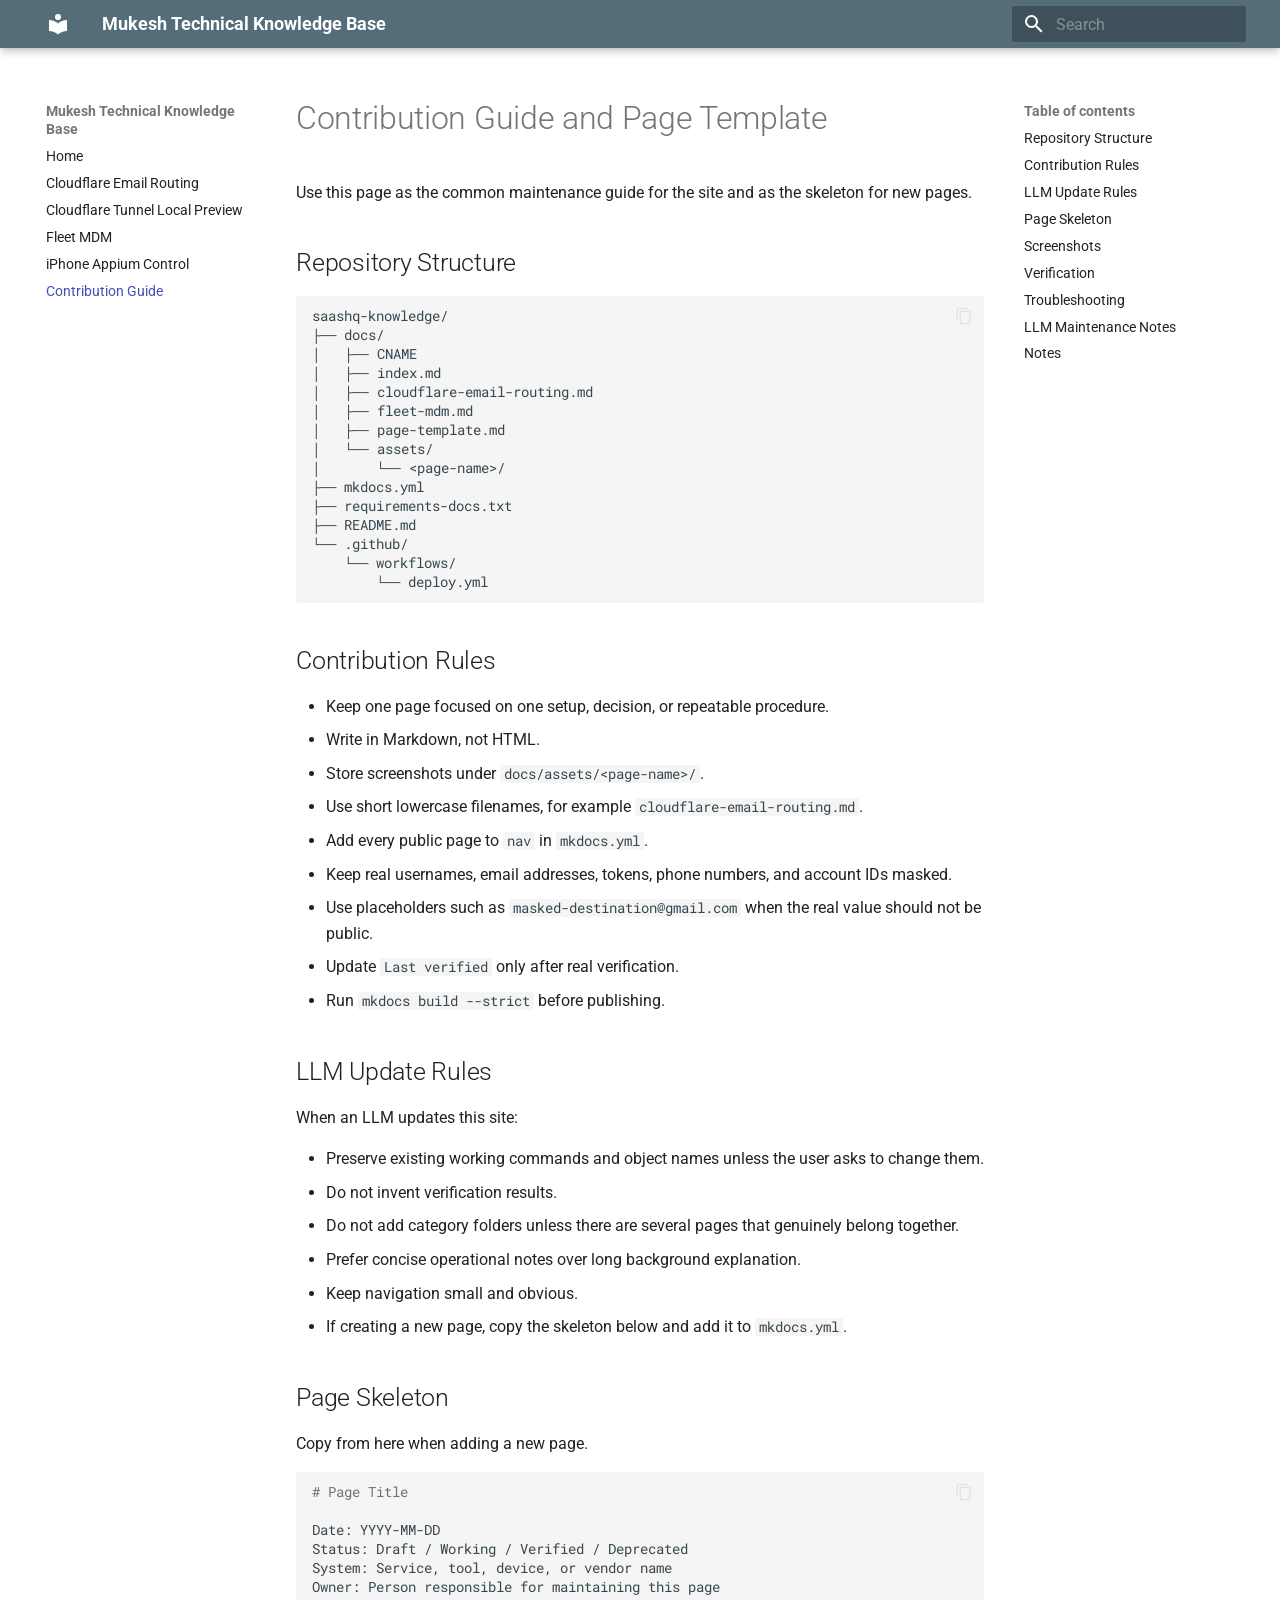
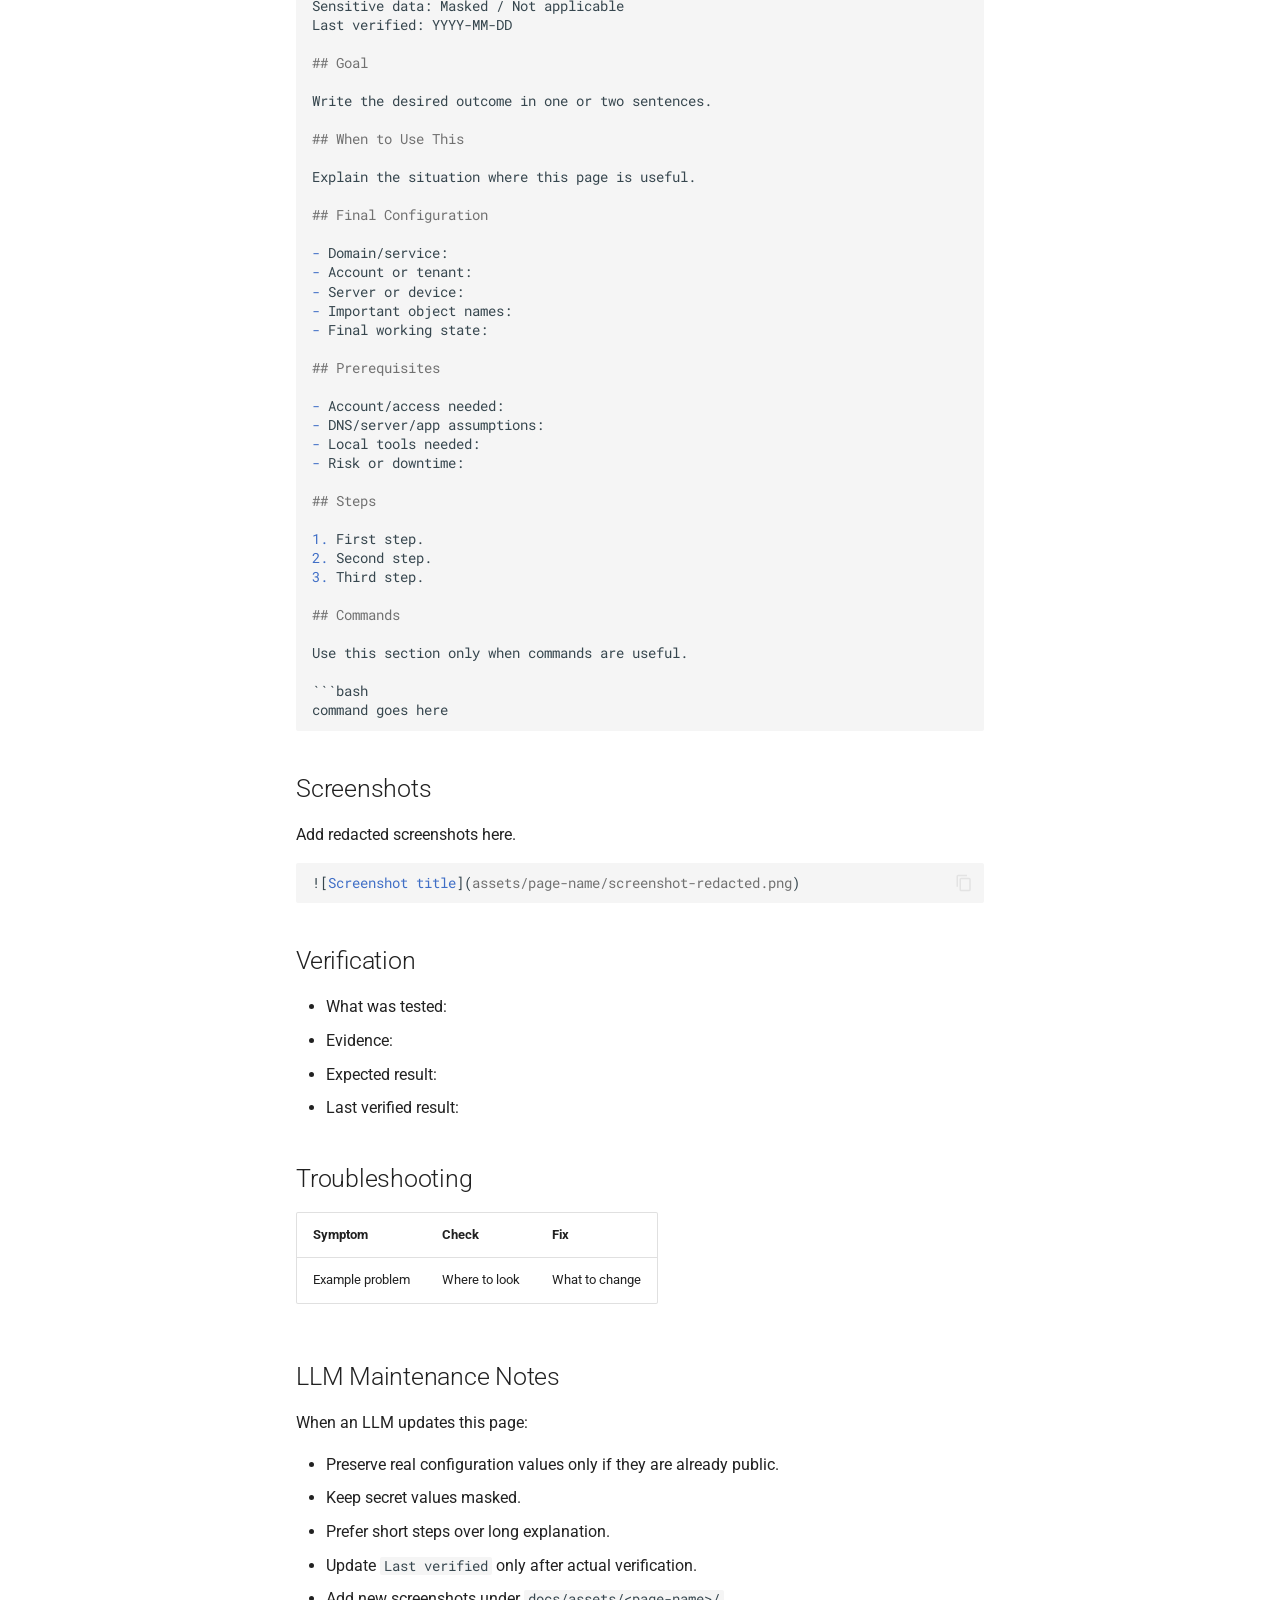
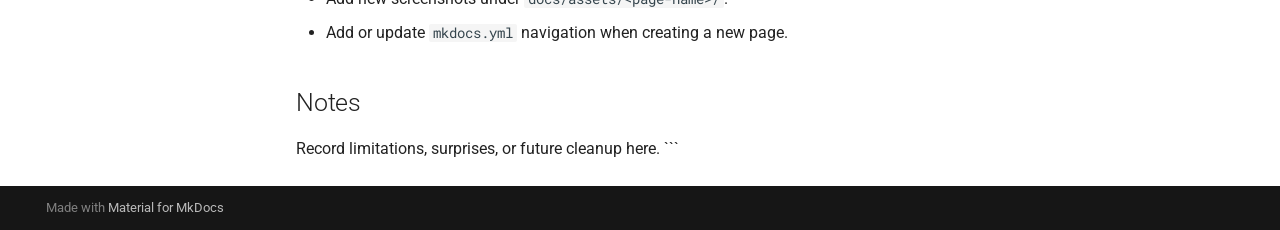
<file: page-template/index.html>
<!doctype html>
<html lang="en" class="no-js">
  <head>
    
      <meta charset="utf-8">
      <meta name="viewport" content="width=device-width,initial-scale=1">
      
        <meta name="description" content="Static Markdown notes for SaasHQ technical setup and operations.">
      
      
      
        <link rel="canonical" href="https://blog.saashq.in/page-template/">
      
      
        <link rel="prev" href="../ios-real-device-appium-control/">
      
      
      
      <link rel="icon" href="../assets/images/favicon.png">
      <meta name="generator" content="mkdocs-1.6.1, mkdocs-material-9.6.20">
    
    
      
        <title>Contribution Guide - Mukesh Technical Knowledge Base</title>
      
    
    
      <link rel="stylesheet" href="../assets/stylesheets/main.e53b48f4.min.css">
      
        
        <link rel="stylesheet" href="../assets/stylesheets/palette.06af60db.min.css">
      
      


    
    
      
    
    
      
        
        
        <link rel="preconnect" href="https://fonts.gstatic.com" crossorigin>
        <link rel="stylesheet" href="https://fonts.googleapis.com/css?family=Roboto:300,300i,400,400i,700,700i%7CRoboto+Mono:400,400i,700,700i&display=fallback">
        <style>:root{--md-text-font:"Roboto";--md-code-font:"Roboto Mono"}</style>
      
    
    
    <script>__md_scope=new URL("..",location),__md_hash=e=>[...e].reduce(((e,_)=>(e<<5)-e+_.charCodeAt(0)),0),__md_get=(e,_=localStorage,t=__md_scope)=>JSON.parse(_.getItem(t.pathname+"."+e)),__md_set=(e,_,t=localStorage,a=__md_scope)=>{try{t.setItem(a.pathname+"."+e,JSON.stringify(_))}catch(e){}}</script>
    
      

    
    
    
  </head>
  
  
    
    
      
    
    
    
    
    <body dir="ltr" data-md-color-scheme="default" data-md-color-primary="blue-grey" data-md-color-accent="blue">
  
    
    <input class="md-toggle" data-md-toggle="drawer" type="checkbox" id="__drawer" autocomplete="off">
    <input class="md-toggle" data-md-toggle="search" type="checkbox" id="__search" autocomplete="off">
    <label class="md-overlay" for="__drawer"></label>
    <div data-md-component="skip">
      
        
        <a href="#contribution-guide-and-page-template" class="md-skip">
          Skip to content
        </a>
      
    </div>
    <div data-md-component="announce">
      
    </div>
    
    
      

  

<header class="md-header md-header--shadow" data-md-component="header">
  <nav class="md-header__inner md-grid" aria-label="Header">
    <a href=".." title="Mukesh Technical Knowledge Base" class="md-header__button md-logo" aria-label="Mukesh Technical Knowledge Base" data-md-component="logo">
      
  
  <svg xmlns="http://www.w3.org/2000/svg" viewBox="0 0 24 24"><path d="M12 8a3 3 0 0 0 3-3 3 3 0 0 0-3-3 3 3 0 0 0-3 3 3 3 0 0 0 3 3m0 3.54C9.64 9.35 6.5 8 3 8v11c3.5 0 6.64 1.35 9 3.54 2.36-2.19 5.5-3.54 9-3.54V8c-3.5 0-6.64 1.35-9 3.54"/></svg>

    </a>
    <label class="md-header__button md-icon" for="__drawer">
      
      <svg xmlns="http://www.w3.org/2000/svg" viewBox="0 0 24 24"><path d="M3 6h18v2H3zm0 5h18v2H3zm0 5h18v2H3z"/></svg>
    </label>
    <div class="md-header__title" data-md-component="header-title">
      <div class="md-header__ellipsis">
        <div class="md-header__topic">
          <span class="md-ellipsis">
            Mukesh Technical Knowledge Base
          </span>
        </div>
        <div class="md-header__topic" data-md-component="header-topic">
          <span class="md-ellipsis">
            
              Contribution Guide
            
          </span>
        </div>
      </div>
    </div>
    
      
        <form class="md-header__option" data-md-component="palette">
  
    
    
    
    <input class="md-option" data-md-color-media="" data-md-color-scheme="default" data-md-color-primary="blue-grey" data-md-color-accent="blue"  aria-hidden="true"  type="radio" name="__palette" id="__palette_0">
    
  
</form>
      
    
    
      <script>var palette=__md_get("__palette");if(palette&&palette.color){if("(prefers-color-scheme)"===palette.color.media){var media=matchMedia("(prefers-color-scheme: light)"),input=document.querySelector(media.matches?"[data-md-color-media='(prefers-color-scheme: light)']":"[data-md-color-media='(prefers-color-scheme: dark)']");palette.color.media=input.getAttribute("data-md-color-media"),palette.color.scheme=input.getAttribute("data-md-color-scheme"),palette.color.primary=input.getAttribute("data-md-color-primary"),palette.color.accent=input.getAttribute("data-md-color-accent")}for(var[key,value]of Object.entries(palette.color))document.body.setAttribute("data-md-color-"+key,value)}</script>
    
    
    
      
      
        <label class="md-header__button md-icon" for="__search">
          
          <svg xmlns="http://www.w3.org/2000/svg" viewBox="0 0 24 24"><path d="M9.5 3A6.5 6.5 0 0 1 16 9.5c0 1.61-.59 3.09-1.56 4.23l.27.27h.79l5 5-1.5 1.5-5-5v-.79l-.27-.27A6.52 6.52 0 0 1 9.5 16 6.5 6.5 0 0 1 3 9.5 6.5 6.5 0 0 1 9.5 3m0 2C7 5 5 7 5 9.5S7 14 9.5 14 14 12 14 9.5 12 5 9.5 5"/></svg>
        </label>
        <div class="md-search" data-md-component="search" role="dialog">
  <label class="md-search__overlay" for="__search"></label>
  <div class="md-search__inner" role="search">
    <form class="md-search__form" name="search">
      <input type="text" class="md-search__input" name="query" aria-label="Search" placeholder="Search" autocapitalize="off" autocorrect="off" autocomplete="off" spellcheck="false" data-md-component="search-query" required>
      <label class="md-search__icon md-icon" for="__search">
        
        <svg xmlns="http://www.w3.org/2000/svg" viewBox="0 0 24 24"><path d="M9.5 3A6.5 6.5 0 0 1 16 9.5c0 1.61-.59 3.09-1.56 4.23l.27.27h.79l5 5-1.5 1.5-5-5v-.79l-.27-.27A6.52 6.52 0 0 1 9.5 16 6.5 6.5 0 0 1 3 9.5 6.5 6.5 0 0 1 9.5 3m0 2C7 5 5 7 5 9.5S7 14 9.5 14 14 12 14 9.5 12 5 9.5 5"/></svg>
        
        <svg xmlns="http://www.w3.org/2000/svg" viewBox="0 0 24 24"><path d="M20 11v2H8l5.5 5.5-1.42 1.42L4.16 12l7.92-7.92L13.5 5.5 8 11z"/></svg>
      </label>
      <nav class="md-search__options" aria-label="Search">
        
        <button type="reset" class="md-search__icon md-icon" title="Clear" aria-label="Clear" tabindex="-1">
          
          <svg xmlns="http://www.w3.org/2000/svg" viewBox="0 0 24 24"><path d="M19 6.41 17.59 5 12 10.59 6.41 5 5 6.41 10.59 12 5 17.59 6.41 19 12 13.41 17.59 19 19 17.59 13.41 12z"/></svg>
        </button>
      </nav>
      
        <div class="md-search__suggest" data-md-component="search-suggest"></div>
      
    </form>
    <div class="md-search__output">
      <div class="md-search__scrollwrap" tabindex="0" data-md-scrollfix>
        <div class="md-search-result" data-md-component="search-result">
          <div class="md-search-result__meta">
            Initializing search
          </div>
          <ol class="md-search-result__list" role="presentation"></ol>
        </div>
      </div>
    </div>
  </div>
</div>
      
    
    
  </nav>
  
</header>
    
    <div class="md-container" data-md-component="container">
      
      
        
          
        
      
      <main class="md-main" data-md-component="main">
        <div class="md-main__inner md-grid">
          
            
              
              <div class="md-sidebar md-sidebar--primary" data-md-component="sidebar" data-md-type="navigation" >
                <div class="md-sidebar__scrollwrap">
                  <div class="md-sidebar__inner">
                    



<nav class="md-nav md-nav--primary" aria-label="Navigation" data-md-level="0">
  <label class="md-nav__title" for="__drawer">
    <a href=".." title="Mukesh Technical Knowledge Base" class="md-nav__button md-logo" aria-label="Mukesh Technical Knowledge Base" data-md-component="logo">
      
  
  <svg xmlns="http://www.w3.org/2000/svg" viewBox="0 0 24 24"><path d="M12 8a3 3 0 0 0 3-3 3 3 0 0 0-3-3 3 3 0 0 0-3 3 3 3 0 0 0 3 3m0 3.54C9.64 9.35 6.5 8 3 8v11c3.5 0 6.64 1.35 9 3.54 2.36-2.19 5.5-3.54 9-3.54V8c-3.5 0-6.64 1.35-9 3.54"/></svg>

    </a>
    Mukesh Technical Knowledge Base
  </label>
  
  <ul class="md-nav__list" data-md-scrollfix>
    
      
      
  
  
  
  
    <li class="md-nav__item">
      <a href=".." class="md-nav__link">
        
  
  
  <span class="md-ellipsis">
    Home
    
  </span>
  

      </a>
    </li>
  

    
      
      
  
  
  
  
    <li class="md-nav__item">
      <a href="../cloudflare-email-routing/" class="md-nav__link">
        
  
  
  <span class="md-ellipsis">
    Cloudflare Email Routing
    
  </span>
  

      </a>
    </li>
  

    
      
      
  
  
  
  
    <li class="md-nav__item">
      <a href="../cloudflare-tunnel-local-preview/" class="md-nav__link">
        
  
  
  <span class="md-ellipsis">
    Cloudflare Tunnel Local Preview
    
  </span>
  

      </a>
    </li>
  

    
      
      
  
  
  
  
    <li class="md-nav__item">
      <a href="../fleet-mdm/" class="md-nav__link">
        
  
  
  <span class="md-ellipsis">
    Fleet MDM
    
  </span>
  

      </a>
    </li>
  

    
      
      
  
  
  
  
    <li class="md-nav__item">
      <a href="../ios-real-device-appium-control/" class="md-nav__link">
        
  
  
  <span class="md-ellipsis">
    iPhone Appium Control
    
  </span>
  

      </a>
    </li>
  

    
      
      
  
  
    
  
  
  
    <li class="md-nav__item md-nav__item--active">
      
      <input class="md-nav__toggle md-toggle" type="checkbox" id="__toc">
      
      
        
      
      
        <label class="md-nav__link md-nav__link--active" for="__toc">
          
  
  
  <span class="md-ellipsis">
    Contribution Guide
    
  </span>
  

          <span class="md-nav__icon md-icon"></span>
        </label>
      
      <a href="./" class="md-nav__link md-nav__link--active">
        
  
  
  <span class="md-ellipsis">
    Contribution Guide
    
  </span>
  

      </a>
      
        

<nav class="md-nav md-nav--secondary" aria-label="Table of contents">
  
  
  
    
  
  
    <label class="md-nav__title" for="__toc">
      <span class="md-nav__icon md-icon"></span>
      Table of contents
    </label>
    <ul class="md-nav__list" data-md-component="toc" data-md-scrollfix>
      
        <li class="md-nav__item">
  <a href="#repository-structure" class="md-nav__link">
    <span class="md-ellipsis">
      Repository Structure
    </span>
  </a>
  
</li>
      
        <li class="md-nav__item">
  <a href="#contribution-rules" class="md-nav__link">
    <span class="md-ellipsis">
      Contribution Rules
    </span>
  </a>
  
</li>
      
        <li class="md-nav__item">
  <a href="#llm-update-rules" class="md-nav__link">
    <span class="md-ellipsis">
      LLM Update Rules
    </span>
  </a>
  
</li>
      
        <li class="md-nav__item">
  <a href="#page-skeleton" class="md-nav__link">
    <span class="md-ellipsis">
      Page Skeleton
    </span>
  </a>
  
</li>
      
        <li class="md-nav__item">
  <a href="#screenshots" class="md-nav__link">
    <span class="md-ellipsis">
      Screenshots
    </span>
  </a>
  
</li>
      
        <li class="md-nav__item">
  <a href="#verification" class="md-nav__link">
    <span class="md-ellipsis">
      Verification
    </span>
  </a>
  
</li>
      
        <li class="md-nav__item">
  <a href="#troubleshooting" class="md-nav__link">
    <span class="md-ellipsis">
      Troubleshooting
    </span>
  </a>
  
</li>
      
        <li class="md-nav__item">
  <a href="#llm-maintenance-notes" class="md-nav__link">
    <span class="md-ellipsis">
      LLM Maintenance Notes
    </span>
  </a>
  
</li>
      
        <li class="md-nav__item">
  <a href="#notes" class="md-nav__link">
    <span class="md-ellipsis">
      Notes
    </span>
  </a>
  
</li>
      
    </ul>
  
</nav>
      
    </li>
  

    
  </ul>
</nav>
                  </div>
                </div>
              </div>
            
            
              
              <div class="md-sidebar md-sidebar--secondary" data-md-component="sidebar" data-md-type="toc" >
                <div class="md-sidebar__scrollwrap">
                  <div class="md-sidebar__inner">
                    

<nav class="md-nav md-nav--secondary" aria-label="Table of contents">
  
  
  
    
  
  
    <label class="md-nav__title" for="__toc">
      <span class="md-nav__icon md-icon"></span>
      Table of contents
    </label>
    <ul class="md-nav__list" data-md-component="toc" data-md-scrollfix>
      
        <li class="md-nav__item">
  <a href="#repository-structure" class="md-nav__link">
    <span class="md-ellipsis">
      Repository Structure
    </span>
  </a>
  
</li>
      
        <li class="md-nav__item">
  <a href="#contribution-rules" class="md-nav__link">
    <span class="md-ellipsis">
      Contribution Rules
    </span>
  </a>
  
</li>
      
        <li class="md-nav__item">
  <a href="#llm-update-rules" class="md-nav__link">
    <span class="md-ellipsis">
      LLM Update Rules
    </span>
  </a>
  
</li>
      
        <li class="md-nav__item">
  <a href="#page-skeleton" class="md-nav__link">
    <span class="md-ellipsis">
      Page Skeleton
    </span>
  </a>
  
</li>
      
        <li class="md-nav__item">
  <a href="#screenshots" class="md-nav__link">
    <span class="md-ellipsis">
      Screenshots
    </span>
  </a>
  
</li>
      
        <li class="md-nav__item">
  <a href="#verification" class="md-nav__link">
    <span class="md-ellipsis">
      Verification
    </span>
  </a>
  
</li>
      
        <li class="md-nav__item">
  <a href="#troubleshooting" class="md-nav__link">
    <span class="md-ellipsis">
      Troubleshooting
    </span>
  </a>
  
</li>
      
        <li class="md-nav__item">
  <a href="#llm-maintenance-notes" class="md-nav__link">
    <span class="md-ellipsis">
      LLM Maintenance Notes
    </span>
  </a>
  
</li>
      
        <li class="md-nav__item">
  <a href="#notes" class="md-nav__link">
    <span class="md-ellipsis">
      Notes
    </span>
  </a>
  
</li>
      
    </ul>
  
</nav>
                  </div>
                </div>
              </div>
            
          
          
            <div class="md-content" data-md-component="content">
              <article class="md-content__inner md-typeset">
                
                  



<h1 id="contribution-guide-and-page-template">Contribution Guide and Page Template</h1>
<p>Use this page as the common maintenance guide for the site and as the skeleton for new pages.</p>
<h2 id="repository-structure">Repository Structure</h2>
<div class="highlight"><pre><span></span><code><a id="__codelineno-0-1" name="__codelineno-0-1" href="#__codelineno-0-1"></a>saashq-knowledge/
<a id="__codelineno-0-2" name="__codelineno-0-2" href="#__codelineno-0-2"></a>├── docs/
<a id="__codelineno-0-3" name="__codelineno-0-3" href="#__codelineno-0-3"></a>│   ├── CNAME
<a id="__codelineno-0-4" name="__codelineno-0-4" href="#__codelineno-0-4"></a>│   ├── index.md
<a id="__codelineno-0-5" name="__codelineno-0-5" href="#__codelineno-0-5"></a>│   ├── cloudflare-email-routing.md
<a id="__codelineno-0-6" name="__codelineno-0-6" href="#__codelineno-0-6"></a>│   ├── fleet-mdm.md
<a id="__codelineno-0-7" name="__codelineno-0-7" href="#__codelineno-0-7"></a>│   ├── page-template.md
<a id="__codelineno-0-8" name="__codelineno-0-8" href="#__codelineno-0-8"></a>│   └── assets/
<a id="__codelineno-0-9" name="__codelineno-0-9" href="#__codelineno-0-9"></a>│       └── &lt;page-name&gt;/
<a id="__codelineno-0-10" name="__codelineno-0-10" href="#__codelineno-0-10"></a>├── mkdocs.yml
<a id="__codelineno-0-11" name="__codelineno-0-11" href="#__codelineno-0-11"></a>├── requirements-docs.txt
<a id="__codelineno-0-12" name="__codelineno-0-12" href="#__codelineno-0-12"></a>├── README.md
<a id="__codelineno-0-13" name="__codelineno-0-13" href="#__codelineno-0-13"></a>└── .github/
<a id="__codelineno-0-14" name="__codelineno-0-14" href="#__codelineno-0-14"></a>    └── workflows/
<a id="__codelineno-0-15" name="__codelineno-0-15" href="#__codelineno-0-15"></a>        └── deploy.yml
</code></pre></div>
<h2 id="contribution-rules">Contribution Rules</h2>
<ul>
<li>Keep one page focused on one setup, decision, or repeatable procedure.</li>
<li>Write in Markdown, not HTML.</li>
<li>Store screenshots under <code>docs/assets/&lt;page-name&gt;/</code>.</li>
<li>Use short lowercase filenames, for example <code>cloudflare-email-routing.md</code>.</li>
<li>Add every public page to <code>nav</code> in <code>mkdocs.yml</code>.</li>
<li>Keep real usernames, email addresses, tokens, phone numbers, and account IDs masked.</li>
<li>Use placeholders such as <code>masked-destination@gmail.com</code> when the real value should not be public.</li>
<li>Update <code>Last verified</code> only after real verification.</li>
<li>Run <code>mkdocs build --strict</code> before publishing.</li>
</ul>
<h2 id="llm-update-rules">LLM Update Rules</h2>
<p>When an LLM updates this site:</p>
<ul>
<li>Preserve existing working commands and object names unless the user asks to change them.</li>
<li>Do not invent verification results.</li>
<li>Do not add category folders unless there are several pages that genuinely belong together.</li>
<li>Prefer concise operational notes over long background explanation.</li>
<li>Keep navigation small and obvious.</li>
<li>If creating a new page, copy the skeleton below and add it to <code>mkdocs.yml</code>.</li>
</ul>
<h2 id="page-skeleton">Page Skeleton</h2>
<p>Copy from here when adding a new page.</p>
<div class="highlight"><pre><span></span><code><a id="__codelineno-1-1" name="__codelineno-1-1" href="#__codelineno-1-1"></a><span class="gh"># Page Title</span>
<a id="__codelineno-1-2" name="__codelineno-1-2" href="#__codelineno-1-2"></a>
<a id="__codelineno-1-3" name="__codelineno-1-3" href="#__codelineno-1-3"></a>Date: YYYY-MM-DD  
<a id="__codelineno-1-4" name="__codelineno-1-4" href="#__codelineno-1-4"></a>Status: Draft / Working / Verified / Deprecated  
<a id="__codelineno-1-5" name="__codelineno-1-5" href="#__codelineno-1-5"></a>System: Service, tool, device, or vendor name  
<a id="__codelineno-1-6" name="__codelineno-1-6" href="#__codelineno-1-6"></a>Owner: Person responsible for maintaining this page  
<a id="__codelineno-1-7" name="__codelineno-1-7" href="#__codelineno-1-7"></a>Sensitive data: Masked / Not applicable  
<a id="__codelineno-1-8" name="__codelineno-1-8" href="#__codelineno-1-8"></a>Last verified: YYYY-MM-DD
<a id="__codelineno-1-9" name="__codelineno-1-9" href="#__codelineno-1-9"></a>
<a id="__codelineno-1-10" name="__codelineno-1-10" href="#__codelineno-1-10"></a><span class="gu">## Goal</span>
<a id="__codelineno-1-11" name="__codelineno-1-11" href="#__codelineno-1-11"></a>
<a id="__codelineno-1-12" name="__codelineno-1-12" href="#__codelineno-1-12"></a>Write the desired outcome in one or two sentences.
<a id="__codelineno-1-13" name="__codelineno-1-13" href="#__codelineno-1-13"></a>
<a id="__codelineno-1-14" name="__codelineno-1-14" href="#__codelineno-1-14"></a><span class="gu">## When to Use This</span>
<a id="__codelineno-1-15" name="__codelineno-1-15" href="#__codelineno-1-15"></a>
<a id="__codelineno-1-16" name="__codelineno-1-16" href="#__codelineno-1-16"></a>Explain the situation where this page is useful.
<a id="__codelineno-1-17" name="__codelineno-1-17" href="#__codelineno-1-17"></a>
<a id="__codelineno-1-18" name="__codelineno-1-18" href="#__codelineno-1-18"></a><span class="gu">## Final Configuration</span>
<a id="__codelineno-1-19" name="__codelineno-1-19" href="#__codelineno-1-19"></a>
<a id="__codelineno-1-20" name="__codelineno-1-20" href="#__codelineno-1-20"></a><span class="k">-</span><span class="w"> </span>Domain/service:
<a id="__codelineno-1-21" name="__codelineno-1-21" href="#__codelineno-1-21"></a><span class="k">-</span><span class="w"> </span>Account or tenant:
<a id="__codelineno-1-22" name="__codelineno-1-22" href="#__codelineno-1-22"></a><span class="k">-</span><span class="w"> </span>Server or device:
<a id="__codelineno-1-23" name="__codelineno-1-23" href="#__codelineno-1-23"></a><span class="k">-</span><span class="w"> </span>Important object names:
<a id="__codelineno-1-24" name="__codelineno-1-24" href="#__codelineno-1-24"></a><span class="k">-</span><span class="w"> </span>Final working state:
<a id="__codelineno-1-25" name="__codelineno-1-25" href="#__codelineno-1-25"></a>
<a id="__codelineno-1-26" name="__codelineno-1-26" href="#__codelineno-1-26"></a><span class="gu">## Prerequisites</span>
<a id="__codelineno-1-27" name="__codelineno-1-27" href="#__codelineno-1-27"></a>
<a id="__codelineno-1-28" name="__codelineno-1-28" href="#__codelineno-1-28"></a><span class="k">-</span><span class="w"> </span>Account/access needed:
<a id="__codelineno-1-29" name="__codelineno-1-29" href="#__codelineno-1-29"></a><span class="k">-</span><span class="w"> </span>DNS/server/app assumptions:
<a id="__codelineno-1-30" name="__codelineno-1-30" href="#__codelineno-1-30"></a><span class="k">-</span><span class="w"> </span>Local tools needed:
<a id="__codelineno-1-31" name="__codelineno-1-31" href="#__codelineno-1-31"></a><span class="k">-</span><span class="w"> </span>Risk or downtime:
<a id="__codelineno-1-32" name="__codelineno-1-32" href="#__codelineno-1-32"></a>
<a id="__codelineno-1-33" name="__codelineno-1-33" href="#__codelineno-1-33"></a><span class="gu">## Steps</span>
<a id="__codelineno-1-34" name="__codelineno-1-34" href="#__codelineno-1-34"></a>
<a id="__codelineno-1-35" name="__codelineno-1-35" href="#__codelineno-1-35"></a><span class="k">1.</span> First step.
<a id="__codelineno-1-36" name="__codelineno-1-36" href="#__codelineno-1-36"></a><span class="k">2.</span> Second step.
<a id="__codelineno-1-37" name="__codelineno-1-37" href="#__codelineno-1-37"></a><span class="k">3.</span> Third step.
<a id="__codelineno-1-38" name="__codelineno-1-38" href="#__codelineno-1-38"></a>
<a id="__codelineno-1-39" name="__codelineno-1-39" href="#__codelineno-1-39"></a><span class="gu">## Commands</span>
<a id="__codelineno-1-40" name="__codelineno-1-40" href="#__codelineno-1-40"></a>
<a id="__codelineno-1-41" name="__codelineno-1-41" href="#__codelineno-1-41"></a>Use this section only when commands are useful.
<a id="__codelineno-1-42" name="__codelineno-1-42" href="#__codelineno-1-42"></a>
<a id="__codelineno-1-43" name="__codelineno-1-43" href="#__codelineno-1-43"></a>```bash
<a id="__codelineno-1-44" name="__codelineno-1-44" href="#__codelineno-1-44"></a>command goes here
</code></pre></div>
<h2 id="screenshots">Screenshots</h2>
<p>Add redacted screenshots here.</p>
<div class="highlight"><pre><span></span><code><a id="__codelineno-2-1" name="__codelineno-2-1" href="#__codelineno-2-1"></a>![<span class="nt">Screenshot title</span>](<span class="na">assets/page-name/screenshot-redacted.png</span>)
</code></pre></div>
<h2 id="verification">Verification</h2>
<ul>
<li>What was tested:</li>
<li>Evidence:</li>
<li>Expected result:</li>
<li>Last verified result:</li>
</ul>
<h2 id="troubleshooting">Troubleshooting</h2>
<table>
<thead>
<tr>
<th>Symptom</th>
<th>Check</th>
<th>Fix</th>
</tr>
</thead>
<tbody>
<tr>
<td>Example problem</td>
<td>Where to look</td>
<td>What to change</td>
</tr>
</tbody>
</table>
<h2 id="llm-maintenance-notes">LLM Maintenance Notes</h2>
<p>When an LLM updates this page:</p>
<ul>
<li>Preserve real configuration values only if they are already public.</li>
<li>Keep secret values masked.</li>
<li>Prefer short steps over long explanation.</li>
<li>Update <code>Last verified</code> only after actual verification.</li>
<li>Add new screenshots under <code>docs/assets/&lt;page-name&gt;/</code>.</li>
<li>Add or update <code>mkdocs.yml</code> navigation when creating a new page.</li>
</ul>
<h2 id="notes">Notes</h2>
<p>Record limitations, surprises, or future cleanup here.
```</p>












                
              </article>
            </div>
          
          
<script>var target=document.getElementById(location.hash.slice(1));target&&target.name&&(target.checked=target.name.startsWith("__tabbed_"))</script>
        </div>
        
          <button type="button" class="md-top md-icon" data-md-component="top" hidden>
  
  <svg xmlns="http://www.w3.org/2000/svg" viewBox="0 0 24 24"><path d="M13 20h-2V8l-5.5 5.5-1.42-1.42L12 4.16l7.92 7.92-1.42 1.42L13 8z"/></svg>
  Back to top
</button>
        
      </main>
      
        <footer class="md-footer">
  
  <div class="md-footer-meta md-typeset">
    <div class="md-footer-meta__inner md-grid">
      <div class="md-copyright">
  
  
    Made with
    <a href="https://squidfunk.github.io/mkdocs-material/" target="_blank" rel="noopener">
      Material for MkDocs
    </a>
  
</div>
      
    </div>
  </div>
</footer>
      
    </div>
    <div class="md-dialog" data-md-component="dialog">
      <div class="md-dialog__inner md-typeset"></div>
    </div>
    
    
    
      
      <script id="__config" type="application/json">{"base": "..", "features": ["navigation.sections", "navigation.expand", "navigation.indexes", "navigation.top", "search.highlight", "search.suggest", "content.code.copy"], "search": "../assets/javascripts/workers/search.973d3a69.min.js", "tags": null, "translations": {"clipboard.copied": "Copied to clipboard", "clipboard.copy": "Copy to clipboard", "search.result.more.one": "1 more on this page", "search.result.more.other": "# more on this page", "search.result.none": "No matching documents", "search.result.one": "1 matching document", "search.result.other": "# matching documents", "search.result.placeholder": "Type to start searching", "search.result.term.missing": "Missing", "select.version": "Select version"}, "version": null}</script>
    
    
      <script src="../assets/javascripts/bundle.f55a23d4.min.js"></script>
      
    
  </body>
</html>
</file>
<file: assets/stylesheets/main.e53b48f4.min.css>
@charset "UTF-8";html{-webkit-text-size-adjust:none;-moz-text-size-adjust:none;text-size-adjust:none;box-sizing:border-box}*,:after,:before{box-sizing:inherit}@media (prefers-reduced-motion){*,:after,:before{transition:none!important}}body{margin:0}a,button,input,label{-webkit-tap-highlight-color:transparent}a{color:inherit;text-decoration:none}hr{border:0;box-sizing:initial;display:block;height:.05rem;overflow:visible;padding:0}small{font-size:80%}sub,sup{line-height:1em}img{border-style:none}table{border-collapse:initial;border-spacing:0}td,th{font-weight:400;vertical-align:top}button{background:#0000;border:0;font-family:inherit;font-size:inherit;margin:0;padding:0}input{border:0;outline:none}:root{--md-primary-fg-color:#4051b5;--md-primary-fg-color--light:#5d6cc0;--md-primary-fg-color--dark:#303fa1;--md-primary-bg-color:#fff;--md-primary-bg-color--light:#ffffffb3;--md-accent-fg-color:#526cfe;--md-accent-fg-color--transparent:#526cfe1a;--md-accent-bg-color:#fff;--md-accent-bg-color--light:#ffffffb3}[data-md-color-scheme=default]{color-scheme:light}[data-md-color-scheme=default] img[src$="#gh-dark-mode-only"],[data-md-color-scheme=default] img[src$="#only-dark"]{display:none}:root,[data-md-color-scheme=default]{--md-hue:225deg;--md-default-fg-color:#000000de;--md-default-fg-color--light:#0000008a;--md-default-fg-color--lighter:#00000052;--md-default-fg-color--lightest:#00000012;--md-default-bg-color:#fff;--md-default-bg-color--light:#ffffffb3;--md-default-bg-color--lighter:#ffffff4d;--md-default-bg-color--lightest:#ffffff1f;--md-code-fg-color:#36464e;--md-code-bg-color:#f5f5f5;--md-code-hl-color:#4287ff;--md-code-hl-color--light:#4287ff1a;--md-code-hl-number-color:#d52a2a;--md-code-hl-special-color:#db1457;--md-code-hl-function-color:#a846b9;--md-code-hl-constant-color:#6e59d9;--md-code-hl-keyword-color:#3f6ec6;--md-code-hl-string-color:#1c7d4d;--md-code-hl-name-color:var(--md-code-fg-color);--md-code-hl-operator-color:var(--md-default-fg-color--light);--md-code-hl-punctuation-color:var(--md-default-fg-color--light);--md-code-hl-comment-color:var(--md-default-fg-color--light);--md-code-hl-generic-color:var(--md-default-fg-color--light);--md-code-hl-variable-color:var(--md-default-fg-color--light);--md-typeset-color:var(--md-default-fg-color);--md-typeset-a-color:var(--md-primary-fg-color);--md-typeset-del-color:#f5503d26;--md-typeset-ins-color:#0bd57026;--md-typeset-kbd-color:#fafafa;--md-typeset-kbd-accent-color:#fff;--md-typeset-kbd-border-color:#b8b8b8;--md-typeset-mark-color:#ffff0080;--md-typeset-table-color:#0000001f;--md-typeset-table-color--light:rgba(0,0,0,.035);--md-admonition-fg-color:var(--md-default-fg-color);--md-admonition-bg-color:var(--md-default-bg-color);--md-warning-fg-color:#000000de;--md-warning-bg-color:#ff9;--md-footer-fg-color:#fff;--md-footer-fg-color--light:#ffffffb3;--md-footer-fg-color--lighter:#ffffff73;--md-footer-bg-color:#000000de;--md-footer-bg-color--dark:#00000052;--md-shadow-z1:0 0.2rem 0.5rem #0000000d,0 0 0.05rem #0000001a;--md-shadow-z2:0 0.2rem 0.5rem #0000001a,0 0 0.05rem #00000040;--md-shadow-z3:0 0.2rem 0.5rem #0003,0 0 0.05rem #00000059}.md-icon svg{fill:currentcolor;display:block;height:1.2rem;width:1.2rem}body{-webkit-font-smoothing:antialiased;-moz-osx-font-smoothing:grayscale;--md-text-font-family:var(--md-text-font,_),-apple-system,BlinkMacSystemFont,Helvetica,Arial,sans-serif;--md-code-font-family:var(--md-code-font,_),SFMono-Regular,Consolas,Menlo,monospace}aside,body,input{font-feature-settings:"kern","liga";color:var(--md-typeset-color);font-family:var(--md-text-font-family)}code,kbd,pre{font-feature-settings:"kern";font-family:var(--md-code-font-family)}:root{--md-typeset-table-sort-icon:url('data:image/svg+xml;charset=utf-8,<svg xmlns="http://www.w3.org/2000/svg" viewBox="0 0 24 24"><path d="m18 21-4-4h3V7h-3l4-4 4 4h-3v10h3M2 19v-2h10v2M2 13v-2h7v2M2 7V5h4v2z"/></svg>');--md-typeset-table-sort-icon--asc:url('data:image/svg+xml;charset=utf-8,<svg xmlns="http://www.w3.org/2000/svg" viewBox="0 0 24 24"><path d="M19 17h3l-4 4-4-4h3V3h2M2 17h10v2H2M6 5v2H2V5m0 6h7v2H2z"/></svg>');--md-typeset-table-sort-icon--desc:url('data:image/svg+xml;charset=utf-8,<svg xmlns="http://www.w3.org/2000/svg" viewBox="0 0 24 24"><path d="M19 7h3l-4-4-4 4h3v14h2M2 17h10v2H2M6 5v2H2V5m0 6h7v2H2z"/></svg>')}.md-typeset{-webkit-print-color-adjust:exact;color-adjust:exact;font-size:.8rem;line-height:1.6;overflow-wrap:break-word}@media print{.md-typeset{font-size:.68rem}}.md-typeset blockquote,.md-typeset dl,.md-typeset figure,.md-typeset ol,.md-typeset pre,.md-typeset ul{margin-bottom:1em;margin-top:1em}.md-typeset h1{color:var(--md-default-fg-color--light);font-size:2em;line-height:1.3;margin:0 0 1.25em}.md-typeset h1,.md-typeset h2{font-weight:300;letter-spacing:-.01em}.md-typeset h2{font-size:1.5625em;line-height:1.4;margin:1.6em 0 .64em}.md-typeset h3{font-size:1.25em;font-weight:400;letter-spacing:-.01em;line-height:1.5;margin:1.6em 0 .8em}.md-typeset h2+h3{margin-top:.8em}.md-typeset h4{font-weight:700;letter-spacing:-.01em;margin:1em 0}.md-typeset h5,.md-typeset h6{color:var(--md-default-fg-color--light);font-size:.8em;font-weight:700;letter-spacing:-.01em;margin:1.25em 0}.md-typeset h5{text-transform:uppercase}.md-typeset h5 code{text-transform:none}.md-typeset hr{border-bottom:.05rem solid var(--md-default-fg-color--lightest);display:flow-root;margin:1.5em 0}.md-typeset a{color:var(--md-typeset-a-color);word-break:break-word}.md-typeset a,.md-typeset a:before{transition:color 125ms}.md-typeset a:focus,.md-typeset a:hover{color:var(--md-accent-fg-color)}.md-typeset a:focus code,.md-typeset a:hover code{background-color:var(--md-accent-fg-color--transparent)}.md-typeset a code{color:currentcolor;transition:background-color 125ms}.md-typeset a.focus-visible{outline-color:var(--md-accent-fg-color);outline-offset:.2rem}.md-typeset code,.md-typeset kbd,.md-typeset pre{color:var(--md-code-fg-color);direction:ltr;font-variant-ligatures:none}@media print{.md-typeset code,.md-typeset kbd,.md-typeset pre{white-space:pre-wrap}}.md-typeset code{background-color:var(--md-code-bg-color);border-radius:.1rem;-webkit-box-decoration-break:clone;box-decoration-break:clone;font-size:.85em;padding:0 .2941176471em;word-break:break-word}.md-typeset code:not(.focus-visible){-webkit-tap-highlight-color:transparent;outline:none}.md-typeset pre{display:flow-root;line-height:1.4;position:relative}.md-typeset pre>code{-webkit-box-decoration-break:slice;box-decoration-break:slice;box-shadow:none;display:block;margin:0;outline-color:var(--md-accent-fg-color);overflow:auto;padding:.7720588235em 1.1764705882em;scrollbar-color:var(--md-default-fg-color--lighter) #0000;scrollbar-width:thin;touch-action:auto;word-break:normal}.md-typeset pre>code:hover{scrollbar-color:var(--md-accent-fg-color) #0000}.md-typeset pre>code::-webkit-scrollbar{height:.2rem;width:.2rem}.md-typeset pre>code::-webkit-scrollbar-thumb{background-color:var(--md-default-fg-color--lighter)}.md-typeset pre>code::-webkit-scrollbar-thumb:hover{background-color:var(--md-accent-fg-color)}.md-typeset kbd{background-color:var(--md-typeset-kbd-color);border-radius:.1rem;box-shadow:0 .1rem 0 .05rem var(--md-typeset-kbd-border-color),0 .1rem 0 var(--md-typeset-kbd-border-color),0 -.1rem .2rem var(--md-typeset-kbd-accent-color) inset;color:var(--md-default-fg-color);display:inline-block;font-size:.75em;padding:0 .6666666667em;vertical-align:text-top;word-break:break-word}.md-typeset mark{background-color:var(--md-typeset-mark-color);-webkit-box-decoration-break:clone;box-decoration-break:clone;color:inherit;word-break:break-word}.md-typeset abbr{border-bottom:.05rem dotted var(--md-default-fg-color--light);cursor:help;text-decoration:none}.md-typeset small{opacity:.75}[dir=ltr] .md-typeset sub,[dir=ltr] .md-typeset sup{margin-left:.078125em}[dir=rtl] .md-typeset sub,[dir=rtl] .md-typeset sup{margin-right:.078125em}[dir=ltr] .md-typeset blockquote{padding-left:.6rem}[dir=rtl] .md-typeset blockquote{padding-right:.6rem}[dir=ltr] .md-typeset blockquote{border-left:.2rem solid var(--md-default-fg-color--lighter)}[dir=rtl] .md-typeset blockquote{border-right:.2rem solid var(--md-default-fg-color--lighter)}.md-typeset blockquote{color:var(--md-default-fg-color--light);margin-left:0;margin-right:0}.md-typeset ul{list-style-type:disc}.md-typeset ul[type]{list-style-type:revert-layer}[dir=ltr] .md-typeset ol,[dir=ltr] .md-typeset ul{margin-left:.625em}[dir=rtl] .md-typeset ol,[dir=rtl] .md-typeset ul{margin-right:.625em}.md-typeset ol,.md-typeset ul{padding:0}.md-typeset ol:not([hidden]),.md-typeset ul:not([hidden]){display:flow-root}.md-typeset ol ol,.md-typeset ul ol{list-style-type:lower-alpha}.md-typeset ol ol ol,.md-typeset ul ol ol{list-style-type:lower-roman}.md-typeset ol ol ol ol,.md-typeset ul ol ol ol{list-style-type:upper-alpha}.md-typeset ol ol ol ol ol,.md-typeset ul ol ol ol ol{list-style-type:upper-roman}.md-typeset ol[type],.md-typeset ul[type]{list-style-type:revert-layer}[dir=ltr] .md-typeset ol li,[dir=ltr] .md-typeset ul li{margin-left:1.25em}[dir=rtl] .md-typeset ol li,[dir=rtl] .md-typeset ul li{margin-right:1.25em}.md-typeset ol li,.md-typeset ul li{margin-bottom:.5em}.md-typeset ol li blockquote,.md-typeset ol li p,.md-typeset ul li blockquote,.md-typeset ul li p{margin:.5em 0}.md-typeset ol li:last-child,.md-typeset ul li:last-child{margin-bottom:0}[dir=ltr] .md-typeset ol li ol,[dir=ltr] .md-typeset ol li ul,[dir=ltr] .md-typeset ul li ol,[dir=ltr] .md-typeset ul li ul{margin-left:.625em}[dir=rtl] .md-typeset ol li ol,[dir=rtl] .md-typeset ol li ul,[dir=rtl] .md-typeset ul li ol,[dir=rtl] .md-typeset ul li ul{margin-right:.625em}.md-typeset ol li ol,.md-typeset ol li ul,.md-typeset ul li ol,.md-typeset ul li ul{margin-bottom:.5em;margin-top:.5em}[dir=ltr] .md-typeset dd{margin-left:1.875em}[dir=rtl] .md-typeset dd{margin-right:1.875em}.md-typeset dd{margin-bottom:1.5em;margin-top:1em}.md-typeset img,.md-typeset svg,.md-typeset video{height:auto;max-width:100%}.md-typeset img[align=left]{margin:1em 1em 1em 0}.md-typeset img[align=right]{margin:1em 0 1em 1em}.md-typeset img[align]:only-child{margin-top:0}.md-typeset figure{display:flow-root;margin:1em auto;max-width:100%;text-align:center;width:-moz-fit-content;width:fit-content}.md-typeset figure img{display:block;margin:0 auto}.md-typeset figcaption{font-style:italic;margin:1em auto;max-width:24rem}.md-typeset iframe{max-width:100%}.md-typeset table:not([class]){background-color:var(--md-default-bg-color);border:.05rem solid var(--md-typeset-table-color);border-radius:.1rem;display:inline-block;font-size:.64rem;max-width:100%;overflow:auto;touch-action:auto}@media print{.md-typeset table:not([class]){display:table}}.md-typeset table:not([class])+*{margin-top:1.5em}.md-typeset table:not([class]) td>:first-child,.md-typeset table:not([class]) th>:first-child{margin-top:0}.md-typeset table:not([class]) td>:last-child,.md-typeset table:not([class]) th>:last-child{margin-bottom:0}.md-typeset table:not([class]) td:not([align]),.md-typeset table:not([class]) th:not([align]){text-align:left}[dir=rtl] .md-typeset table:not([class]) td:not([align]),[dir=rtl] .md-typeset table:not([class]) th:not([align]){text-align:right}.md-typeset table:not([class]) th{font-weight:700;min-width:5rem;padding:.9375em 1.25em;vertical-align:top}.md-typeset table:not([class]) td{border-top:.05rem solid var(--md-typeset-table-color);padding:.9375em 1.25em;vertical-align:top}.md-typeset table:not([class]) tbody tr{transition:background-color 125ms}.md-typeset table:not([class]) tbody tr:hover{background-color:var(--md-typeset-table-color--light);box-shadow:0 .05rem 0 var(--md-default-bg-color) inset}.md-typeset table:not([class]) a{word-break:normal}.md-typeset table th[role=columnheader]{cursor:pointer}[dir=ltr] .md-typeset table th[role=columnheader]:after{margin-left:.5em}[dir=rtl] .md-typeset table th[role=columnheader]:after{margin-right:.5em}.md-typeset table th[role=columnheader]:after{content:"";display:inline-block;height:1.2em;-webkit-mask-image:var(--md-typeset-table-sort-icon);mask-image:var(--md-typeset-table-sort-icon);-webkit-mask-repeat:no-repeat;mask-repeat:no-repeat;-webkit-mask-size:contain;mask-size:contain;transition:background-color 125ms;vertical-align:text-bottom;width:1.2em}.md-typeset table th[role=columnheader]:hover:after{background-color:var(--md-default-fg-color--lighter)}.md-typeset table th[role=columnheader][aria-sort=ascending]:after{background-color:var(--md-default-fg-color--light);-webkit-mask-image:var(--md-typeset-table-sort-icon--asc);mask-image:var(--md-typeset-table-sort-icon--asc)}.md-typeset table th[role=columnheader][aria-sort=descending]:after{background-color:var(--md-default-fg-color--light);-webkit-mask-image:var(--md-typeset-table-sort-icon--desc);mask-image:var(--md-typeset-table-sort-icon--desc)}.md-typeset__scrollwrap{margin:1em -.8rem;overflow-x:auto;touch-action:auto}.md-typeset__table{display:inline-block;margin-bottom:.5em;padding:0 .8rem}@media print{.md-typeset__table{display:block}}html .md-typeset__table table{display:table;margin:0;overflow:hidden;width:100%}@media screen and (max-width:44.984375em){.md-content__inner>pre{margin:1em -.8rem}.md-content__inner>pre code{border-radius:0}}.md-typeset .md-author{border-radius:100%;display:block;flex-shrink:0;height:1.6rem;overflow:hidden;position:relative;transition:color 125ms,transform 125ms;width:1.6rem}.md-typeset .md-author img{display:block}.md-typeset .md-author--more{background:var(--md-default-fg-color--lightest);color:var(--md-default-fg-color--lighter);font-size:.6rem;font-weight:700;line-height:1.6rem;text-align:center}.md-typeset .md-author--long{height:2.4rem;width:2.4rem}.md-typeset a.md-author{transform:scale(1)}.md-typeset a.md-author img{border-radius:100%;filter:grayscale(100%) opacity(75%);transition:filter 125ms}.md-typeset a.md-author:focus,.md-typeset a.md-author:hover{transform:scale(1.1);z-index:1}.md-typeset a.md-author:focus img,.md-typeset a.md-author:hover img{filter:grayscale(0)}.md-banner{background-color:var(--md-footer-bg-color);color:var(--md-footer-fg-color);overflow:auto}@media print{.md-banner{display:none}}.md-banner--warning{background-color:var(--md-warning-bg-color);color:var(--md-warning-fg-color)}.md-banner__inner{font-size:.7rem;margin:.6rem auto;padding:0 .8rem}[dir=ltr] .md-banner__button{float:right}[dir=rtl] .md-banner__button{float:left}.md-banner__button{color:inherit;cursor:pointer;transition:opacity .25s}.no-js .md-banner__button{display:none}.md-banner__button:hover{opacity:.7}html{font-size:125%;height:100%;overflow-x:hidden}@media screen and (min-width:100em){html{font-size:137.5%}}@media screen and (min-width:125em){html{font-size:150%}}body{background-color:var(--md-default-bg-color);display:flex;flex-direction:column;font-size:.5rem;min-height:100%;position:relative;width:100%}@media print{body{display:block}}@media screen and (max-width:59.984375em){body[data-md-scrolllock]{position:fixed}}.md-grid{margin-left:auto;margin-right:auto;max-width:61rem}.md-container{display:flex;flex-direction:column;flex-grow:1}@media print{.md-container{display:block}}.md-main{flex-grow:1}.md-main__inner{display:flex;height:100%;margin-top:1.5rem}.md-ellipsis{overflow:hidden;text-overflow:ellipsis}.md-toggle{display:none}.md-option{height:0;opacity:0;position:absolute;width:0}.md-option:checked+label:not([hidden]){display:block}.md-option.focus-visible+label{outline-color:var(--md-accent-fg-color);outline-style:auto}.md-skip{background-color:var(--md-default-fg-color);border-radius:.1rem;color:var(--md-default-bg-color);font-size:.64rem;margin:.5rem;opacity:0;outline-color:var(--md-accent-fg-color);padding:.3rem .5rem;position:fixed;transform:translateY(.4rem);z-index:-1}.md-skip:focus{opacity:1;transform:translateY(0);transition:transform .25s cubic-bezier(.4,0,.2,1),opacity 175ms 75ms;z-index:10}@page{margin:25mm}:root{--md-clipboard-icon:url('data:image/svg+xml;charset=utf-8,<svg xmlns="http://www.w3.org/2000/svg" viewBox="0 0 24 24"><path d="M19 21H8V7h11m0-2H8a2 2 0 0 0-2 2v14a2 2 0 0 0 2 2h11a2 2 0 0 0 2-2V7a2 2 0 0 0-2-2m-3-4H4a2 2 0 0 0-2 2v14h2V3h12z"/></svg>')}.md-clipboard{border-radius:.1rem;color:var(--md-default-fg-color--lightest);cursor:pointer;height:1.5em;outline-color:var(--md-accent-fg-color);outline-offset:.1rem;position:absolute;right:.5em;top:.5em;transition:color .25s;width:1.5em;z-index:1}@media print{.md-clipboard{display:none}}.md-clipboard:not(.focus-visible){-webkit-tap-highlight-color:transparent;outline:none}:hover>.md-clipboard{color:var(--md-default-fg-color--light)}.md-clipboard:focus,.md-clipboard:hover{color:var(--md-accent-fg-color)}.md-clipboard:after{background-color:currentcolor;content:"";display:block;height:1.125em;margin:0 auto;-webkit-mask-image:var(--md-clipboard-icon);mask-image:var(--md-clipboard-icon);-webkit-mask-position:center;mask-position:center;-webkit-mask-repeat:no-repeat;mask-repeat:no-repeat;-webkit-mask-size:contain;mask-size:contain;width:1.125em}.md-clipboard--inline{cursor:pointer}.md-clipboard--inline code{transition:color .25s,background-color .25s}.md-clipboard--inline:focus code,.md-clipboard--inline:hover code{background-color:var(--md-accent-fg-color--transparent);color:var(--md-accent-fg-color)}.md-typeset .md-code__content{display:grid}@keyframes consent{0%{opacity:0;transform:translateY(100%)}to{opacity:1;transform:translateY(0)}}@keyframes overlay{0%{opacity:0}to{opacity:1}}.md-consent__overlay{animation:overlay .25s both;-webkit-backdrop-filter:blur(.1rem);backdrop-filter:blur(.1rem);background-color:#0000008a;height:100%;opacity:1;position:fixed;top:0;width:100%;z-index:5}.md-consent__inner{animation:consent .5s cubic-bezier(.1,.7,.1,1) both;background-color:var(--md-default-bg-color);border:0;border-radius:.1rem;bottom:0;box-shadow:0 0 .2rem #0000001a,0 .2rem .4rem #0003;max-height:100%;overflow:auto;padding:0;position:fixed;width:100%;z-index:5}.md-consent__form{padding:.8rem}.md-consent__settings{display:none;margin:1em 0}input:checked+.md-consent__settings{display:block}.md-consent__controls{margin-bottom:.8rem}.md-typeset .md-consent__controls .md-button{display:inline}@media screen and (max-width:44.984375em){.md-typeset .md-consent__controls .md-button{display:block;margin-top:.4rem;text-align:center;width:100%}}.md-consent label{cursor:pointer}.md-content{flex-grow:1;min-width:0}.md-content__inner{margin:0 .8rem 1.2rem;padding-top:.6rem}@media screen and (min-width:76.25em){[dir=ltr] .md-sidebar--primary:not([hidden])~.md-content>.md-content__inner{margin-left:1.2rem}[dir=ltr] .md-sidebar--secondary:not([hidden])~.md-content>.md-content__inner,[dir=rtl] .md-sidebar--primary:not([hidden])~.md-content>.md-content__inner{margin-right:1.2rem}[dir=rtl] .md-sidebar--secondary:not([hidden])~.md-content>.md-content__inner{margin-left:1.2rem}}.md-content__inner:before{content:"";display:block;height:.4rem}.md-content__inner>:last-child{margin-bottom:0}[dir=ltr] .md-content__button{float:right}[dir=rtl] .md-content__button{float:left}[dir=ltr] .md-content__button{margin-left:.4rem}[dir=rtl] .md-content__button{margin-right:.4rem}.md-content__button{margin:.4rem 0;padding:0}@media print{.md-content__button{display:none}}.md-typeset .md-content__button{color:var(--md-default-fg-color--lighter)}.md-content__button svg{display:inline;vertical-align:top}[dir=rtl] .md-content__button svg{transform:scaleX(-1)}[dir=ltr] .md-dialog{right:.8rem}[dir=rtl] .md-dialog{left:.8rem}.md-dialog{background-color:var(--md-default-fg-color);border-radius:.1rem;bottom:.8rem;box-shadow:var(--md-shadow-z3);min-width:11.1rem;opacity:0;padding:.4rem .6rem;pointer-events:none;position:fixed;transform:translateY(100%);transition:transform 0ms .4s,opacity .4s;z-index:4}@media print{.md-dialog{display:none}}.md-dialog--active{opacity:1;pointer-events:auto;transform:translateY(0);transition:transform .4s cubic-bezier(.075,.85,.175,1),opacity .4s}.md-dialog__inner{color:var(--md-default-bg-color);font-size:.7rem}.md-feedback{margin:2em 0 1em;text-align:center}.md-feedback fieldset{border:none;margin:0;padding:0}.md-feedback__title{font-weight:700;margin:1em auto}.md-feedback__inner{position:relative}.md-feedback__list{display:flex;flex-wrap:wrap;place-content:baseline center;position:relative}.md-feedback__list:hover .md-icon:not(:disabled){color:var(--md-default-fg-color--lighter)}:disabled .md-feedback__list{min-height:1.8rem}.md-feedback__icon{color:var(--md-default-fg-color--light);cursor:pointer;flex-shrink:0;margin:0 .1rem;transition:color 125ms}.md-feedback__icon:not(:disabled).md-icon:hover{color:var(--md-accent-fg-color)}.md-feedback__icon:disabled{color:var(--md-default-fg-color--lightest);pointer-events:none}.md-feedback__note{opacity:0;position:relative;transform:translateY(.4rem);transition:transform .4s cubic-bezier(.1,.7,.1,1),opacity .15s}.md-feedback__note>*{margin:0 auto;max-width:16rem}:disabled .md-feedback__note{opacity:1;transform:translateY(0)}@media print{.md-feedback{display:none}}.md-footer{background-color:var(--md-footer-bg-color);color:var(--md-footer-fg-color)}@media print{.md-footer{display:none}}.md-footer__inner{justify-content:space-between;overflow:auto;padding:.2rem}.md-footer__inner:not([hidden]){display:flex}.md-footer__link{align-items:end;display:flex;flex-grow:0.01;margin-bottom:.4rem;margin-top:1rem;max-width:100%;outline-color:var(--md-accent-fg-color);overflow:hidden;transition:opacity .25s}.md-footer__link:focus,.md-footer__link:hover{opacity:.7}[dir=rtl] .md-footer__link svg{transform:scaleX(-1)}@media screen and (max-width:44.984375em){.md-footer__link--prev{flex-shrink:0}.md-footer__link--prev .md-footer__title{display:none}}[dir=ltr] .md-footer__link--next{margin-left:auto}[dir=rtl] .md-footer__link--next{margin-right:auto}.md-footer__link--next{text-align:right}[dir=rtl] .md-footer__link--next{text-align:left}.md-footer__title{flex-grow:1;font-size:.9rem;margin-bottom:.7rem;max-width:calc(100% - 2.4rem);padding:0 1rem;white-space:nowrap}.md-footer__button{margin:.2rem;padding:.4rem}.md-footer__direction{font-size:.64rem;opacity:.7}.md-footer-meta{background-color:var(--md-footer-bg-color--dark)}.md-footer-meta__inner{display:flex;flex-wrap:wrap;justify-content:space-between;padding:.2rem}html .md-footer-meta.md-typeset a{color:var(--md-footer-fg-color--light)}html .md-footer-meta.md-typeset a:focus,html .md-footer-meta.md-typeset a:hover{color:var(--md-footer-fg-color)}.md-copyright{color:var(--md-footer-fg-color--lighter);font-size:.64rem;margin:auto .6rem;padding:.4rem 0;width:100%}@media screen and (min-width:45em){.md-copyright{width:auto}}.md-copyright__highlight{color:var(--md-footer-fg-color--light)}.md-social{display:inline-flex;gap:.2rem;margin:0 .4rem;padding:.2rem 0 .6rem}@media screen and (min-width:45em){.md-social{padding:.6rem 0}}.md-social__link{display:inline-block;height:1.6rem;text-align:center;width:1.6rem}.md-social__link:before{line-height:1.9}.md-social__link svg{fill:currentcolor;max-height:.8rem;vertical-align:-25%}.md-typeset .md-button{border:.1rem solid;border-radius:.1rem;color:var(--md-primary-fg-color);cursor:pointer;display:inline-block;font-weight:700;padding:.625em 2em;transition:color 125ms,background-color 125ms,border-color 125ms}.md-typeset .md-button--primary{background-color:var(--md-primary-fg-color);border-color:var(--md-primary-fg-color);color:var(--md-primary-bg-color)}.md-typeset .md-button:focus,.md-typeset .md-button:hover{background-color:var(--md-accent-fg-color);border-color:var(--md-accent-fg-color);color:var(--md-accent-bg-color)}[dir=ltr] .md-typeset .md-input{border-top-left-radius:.1rem}[dir=ltr] .md-typeset .md-input,[dir=rtl] .md-typeset .md-input{border-top-right-radius:.1rem}[dir=rtl] .md-typeset .md-input{border-top-left-radius:.1rem}.md-typeset .md-input{border-bottom:.1rem solid var(--md-default-fg-color--lighter);box-shadow:var(--md-shadow-z1);font-size:.8rem;height:1.8rem;padding:0 .6rem;transition:border .25s,box-shadow .25s}.md-typeset .md-input:focus,.md-typeset .md-input:hover{border-bottom-color:var(--md-accent-fg-color);box-shadow:var(--md-shadow-z2)}.md-typeset .md-input--stretch{width:100%}.md-header{background-color:var(--md-primary-fg-color);box-shadow:0 0 .2rem #0000,0 .2rem .4rem #0000;color:var(--md-primary-bg-color);display:block;left:0;position:sticky;right:0;top:0;z-index:4}@media print{.md-header{display:none}}.md-header[hidden]{transform:translateY(-100%);transition:transform .25s cubic-bezier(.8,0,.6,1),box-shadow .25s}.md-header--shadow{box-shadow:0 0 .2rem #0000001a,0 .2rem .4rem #0003;transition:transform .25s cubic-bezier(.1,.7,.1,1),box-shadow .25s}.md-header__inner{align-items:center;display:flex;padding:0 .2rem}.md-header__button{color:currentcolor;cursor:pointer;margin:.2rem;outline-color:var(--md-accent-fg-color);padding:.4rem;position:relative;transition:opacity .25s;vertical-align:middle;z-index:1}.md-header__button:hover{opacity:.7}.md-header__button:not([hidden]){display:inline-block}.md-header__button:not(.focus-visible){-webkit-tap-highlight-color:transparent;outline:none}.md-header__button.md-logo{margin:.2rem;padding:.4rem}@media screen and (max-width:76.234375em){.md-header__button.md-logo{display:none}}.md-header__button.md-logo img,.md-header__button.md-logo svg{fill:currentcolor;display:block;height:1.2rem;width:auto}@media screen and (min-width:60em){.md-header__button[for=__search]{display:none}}.no-js .md-header__button[for=__search]{display:none}[dir=rtl] .md-header__button[for=__search] svg{transform:scaleX(-1)}@media screen and (min-width:76.25em){.md-header__button[for=__drawer]{display:none}}.md-header__topic{display:flex;max-width:100%;position:absolute;transition:transform .4s cubic-bezier(.1,.7,.1,1),opacity .15s;white-space:nowrap}.md-header__topic+.md-header__topic{opacity:0;pointer-events:none;transform:translateX(1.25rem);transition:transform .4s cubic-bezier(1,.7,.1,.1),opacity .15s;z-index:-1}[dir=rtl] .md-header__topic+.md-header__topic{transform:translateX(-1.25rem)}.md-header__topic:first-child{font-weight:700}[dir=ltr] .md-header__title{margin-left:1rem;margin-right:.4rem}[dir=rtl] .md-header__title{margin-left:.4rem;margin-right:1rem}.md-header__title{flex-grow:1;font-size:.9rem;height:2.4rem;line-height:2.4rem}.md-header__title--active .md-header__topic{opacity:0;pointer-events:none;transform:translateX(-1.25rem);transition:transform .4s cubic-bezier(1,.7,.1,.1),opacity .15s;z-index:-1}[dir=rtl] .md-header__title--active .md-header__topic{transform:translateX(1.25rem)}.md-header__title--active .md-header__topic+.md-header__topic{opacity:1;pointer-events:auto;transform:translateX(0);transition:transform .4s cubic-bezier(.1,.7,.1,1),opacity .15s;z-index:0}.md-header__title>.md-header__ellipsis{height:100%;position:relative;width:100%}.md-header__option{display:flex;flex-shrink:0;max-width:100%;transition:max-width 0ms .25s,opacity .25s .25s;white-space:nowrap}[data-md-toggle=search]:checked~.md-header .md-header__option{max-width:0;opacity:0;transition:max-width 0ms,opacity 0ms}.md-header__option>input{bottom:0}.md-header__source{display:none}@media screen and (min-width:60em){[dir=ltr] .md-header__source{margin-left:1rem}[dir=rtl] .md-header__source{margin-right:1rem}.md-header__source{display:block;max-width:11.7rem;width:11.7rem}}@media screen and (min-width:76.25em){[dir=ltr] .md-header__source{margin-left:1.4rem}[dir=rtl] .md-header__source{margin-right:1.4rem}}.md-meta{color:var(--md-default-fg-color--light);font-size:.7rem;line-height:1.3}.md-meta__list{display:inline-flex;flex-wrap:wrap;list-style:none;margin:0;padding:0}.md-meta__item:not(:last-child):after{content:"·";margin-left:.2rem;margin-right:.2rem}.md-meta__link{color:var(--md-typeset-a-color)}.md-meta__link:focus,.md-meta__link:hover{color:var(--md-accent-fg-color)}.md-draft{background-color:#ff1744;border-radius:.125em;color:#fff;display:inline-block;font-weight:700;padding-left:.5714285714em;padding-right:.5714285714em}:root{--md-nav-icon--prev:url('data:image/svg+xml;charset=utf-8,<svg xmlns="http://www.w3.org/2000/svg" viewBox="0 0 24 24"><path d="M20 11v2H8l5.5 5.5-1.42 1.42L4.16 12l7.92-7.92L13.5 5.5 8 11z"/></svg>');--md-nav-icon--next:url('data:image/svg+xml;charset=utf-8,<svg xmlns="http://www.w3.org/2000/svg" viewBox="0 0 24 24"><path d="M8.59 16.58 13.17 12 8.59 7.41 10 6l6 6-6 6z"/></svg>');--md-toc-icon:url('data:image/svg+xml;charset=utf-8,<svg xmlns="http://www.w3.org/2000/svg" viewBox="0 0 24 24"><path d="M3 9h14V7H3zm0 4h14v-2H3zm0 4h14v-2H3zm16 0h2v-2h-2zm0-10v2h2V7zm0 6h2v-2h-2z"/></svg>')}.md-nav{font-size:.7rem;line-height:1.3}.md-nav__title{color:var(--md-default-fg-color--light);display:block;font-weight:700;overflow:hidden;padding:0 .6rem;text-overflow:ellipsis}.md-nav__title .md-nav__button{display:none}.md-nav__title .md-nav__button img{height:100%;width:auto}.md-nav__title .md-nav__button.md-logo img,.md-nav__title .md-nav__button.md-logo svg{fill:currentcolor;display:block;height:2.4rem;max-width:100%;object-fit:contain;width:auto}.md-nav__list{list-style:none;margin:0;padding:0}.md-nav__link{align-items:flex-start;display:flex;gap:.4rem;margin-top:.625em;scroll-snap-align:start;transition:color 125ms}.md-nav__link--passed{color:var(--md-default-fg-color--light)}.md-nav__item .md-nav__link--active,.md-nav__item .md-nav__link--active code{color:var(--md-typeset-a-color)}.md-nav__link .md-ellipsis{position:relative}[dir=ltr] .md-nav__link .md-icon:last-child{margin-left:auto}[dir=rtl] .md-nav__link .md-icon:last-child{margin-right:auto}.md-nav__link svg{fill:currentcolor;flex-shrink:0;height:1.3em;position:relative}.md-nav__link[for]:focus,.md-nav__link[for]:hover,.md-nav__link[href]:focus,.md-nav__link[href]:hover{color:var(--md-accent-fg-color);cursor:pointer}.md-nav__link.focus-visible{outline-color:var(--md-accent-fg-color);outline-offset:.2rem}.md-nav--primary .md-nav__link[for=__toc]{display:none}.md-nav--primary .md-nav__link[for=__toc] .md-icon:after{background-color:currentcolor;display:block;height:100%;-webkit-mask-image:var(--md-toc-icon);mask-image:var(--md-toc-icon);width:100%}.md-nav--primary .md-nav__link[for=__toc]~.md-nav{display:none}.md-nav__container>.md-nav__link{margin-top:0}.md-nav__container>.md-nav__link:first-child{flex-grow:1;min-width:0}.md-nav__icon{flex-shrink:0}.md-nav__source{display:none}@media screen and (max-width:76.234375em){.md-nav--primary,.md-nav--primary .md-nav{background-color:var(--md-default-bg-color);display:flex;flex-direction:column;height:100%;left:0;position:absolute;right:0;top:0;z-index:1}.md-nav--primary .md-nav__item,.md-nav--primary .md-nav__title{font-size:.8rem;line-height:1.5}.md-nav--primary .md-nav__title{background-color:var(--md-default-fg-color--lightest);color:var(--md-default-fg-color--light);cursor:pointer;height:5.6rem;line-height:2.4rem;padding:3rem .8rem .2rem;position:relative;white-space:nowrap}[dir=ltr] .md-nav--primary .md-nav__title .md-nav__icon{left:.4rem}[dir=rtl] .md-nav--primary .md-nav__title .md-nav__icon{right:.4rem}.md-nav--primary .md-nav__title .md-nav__icon{display:block;height:1.2rem;margin:.2rem;position:absolute;top:.4rem;width:1.2rem}.md-nav--primary .md-nav__title .md-nav__icon:after{background-color:currentcolor;content:"";display:block;height:100%;-webkit-mask-image:var(--md-nav-icon--prev);mask-image:var(--md-nav-icon--prev);-webkit-mask-position:center;mask-position:center;-webkit-mask-repeat:no-repeat;mask-repeat:no-repeat;-webkit-mask-size:contain;mask-size:contain;width:100%}.md-nav--primary .md-nav__title~.md-nav__list{background-color:var(--md-default-bg-color);box-shadow:0 .05rem 0 var(--md-default-fg-color--lightest) inset;overflow-y:auto;scroll-snap-type:y mandatory;touch-action:pan-y}.md-nav--primary .md-nav__title~.md-nav__list>:first-child{border-top:0}.md-nav--primary .md-nav__title[for=__drawer]{background-color:var(--md-primary-fg-color);color:var(--md-primary-bg-color);font-weight:700}.md-nav--primary .md-nav__title .md-logo{display:block;left:.2rem;margin:.2rem;padding:.4rem;position:absolute;right:.2rem;top:.2rem}.md-nav--primary .md-nav__list{flex:1}.md-nav--primary .md-nav__item{border-top:.05rem solid var(--md-default-fg-color--lightest)}.md-nav--primary .md-nav__item--active>.md-nav__link{color:var(--md-typeset-a-color)}.md-nav--primary .md-nav__item--active>.md-nav__link:focus,.md-nav--primary .md-nav__item--active>.md-nav__link:hover{color:var(--md-accent-fg-color)}.md-nav--primary .md-nav__link{margin-top:0;padding:.6rem .8rem}.md-nav--primary .md-nav__link svg{margin-top:.1em}.md-nav--primary .md-nav__link>.md-nav__link{padding:0}[dir=ltr] .md-nav--primary .md-nav__link .md-nav__icon{margin-right:-.2rem}[dir=rtl] .md-nav--primary .md-nav__link .md-nav__icon{margin-left:-.2rem}.md-nav--primary .md-nav__link .md-nav__icon{font-size:1.2rem;height:1.2rem;width:1.2rem}.md-nav--primary .md-nav__link .md-nav__icon:after{background-color:currentcolor;content:"";display:block;height:100%;-webkit-mask-image:var(--md-nav-icon--next);mask-image:var(--md-nav-icon--next);-webkit-mask-position:center;mask-position:center;-webkit-mask-repeat:no-repeat;mask-repeat:no-repeat;-webkit-mask-size:contain;mask-size:contain;width:100%}[dir=rtl] .md-nav--primary .md-nav__icon:after{transform:scale(-1)}.md-nav--primary .md-nav--secondary .md-nav{background-color:initial;position:static}[dir=ltr] .md-nav--primary .md-nav--secondary .md-nav .md-nav__link{padding-left:1.4rem}[dir=rtl] .md-nav--primary .md-nav--secondary .md-nav .md-nav__link{padding-right:1.4rem}[dir=ltr] .md-nav--primary .md-nav--secondary .md-nav .md-nav .md-nav__link{padding-left:2rem}[dir=rtl] .md-nav--primary .md-nav--secondary .md-nav .md-nav .md-nav__link{padding-right:2rem}[dir=ltr] .md-nav--primary .md-nav--secondary .md-nav .md-nav .md-nav .md-nav__link{padding-left:2.6rem}[dir=rtl] .md-nav--primary .md-nav--secondary .md-nav .md-nav .md-nav .md-nav__link{padding-right:2.6rem}[dir=ltr] .md-nav--primary .md-nav--secondary .md-nav .md-nav .md-nav .md-nav .md-nav__link{padding-left:3.2rem}[dir=rtl] .md-nav--primary .md-nav--secondary .md-nav .md-nav .md-nav .md-nav .md-nav__link{padding-right:3.2rem}.md-nav--secondary{background-color:initial}.md-nav__toggle~.md-nav{display:flex;opacity:0;transform:translateX(100%);transition:transform .25s cubic-bezier(.8,0,.6,1),opacity 125ms 50ms}[dir=rtl] .md-nav__toggle~.md-nav{transform:translateX(-100%)}.md-nav__toggle:checked~.md-nav{opacity:1;transform:translateX(0);transition:transform .25s cubic-bezier(.4,0,.2,1),opacity 125ms 125ms}.md-nav__toggle:checked~.md-nav>.md-nav__list{-webkit-backface-visibility:hidden;backface-visibility:hidden}}@media screen and (max-width:59.984375em){.md-nav--primary .md-nav__link[for=__toc]{display:flex}.md-nav--primary .md-nav__link[for=__toc] .md-icon:after{content:""}.md-nav--primary .md-nav__link[for=__toc]+.md-nav__link{display:none}.md-nav--primary .md-nav__link[for=__toc]~.md-nav{display:flex}.md-nav__source{background-color:var(--md-primary-fg-color--dark);color:var(--md-primary-bg-color);display:block;padding:0 .2rem}}@media screen and (min-width:60em) and (max-width:76.234375em){.md-nav--integrated .md-nav__link[for=__toc]{display:flex}.md-nav--integrated .md-nav__link[for=__toc] .md-icon:after{content:""}.md-nav--integrated .md-nav__link[for=__toc]+.md-nav__link{display:none}.md-nav--integrated .md-nav__link[for=__toc]~.md-nav{display:flex}}@media screen and (min-width:60em){.md-nav{margin-bottom:-.4rem}.md-nav--secondary .md-nav__title{background:var(--md-default-bg-color);box-shadow:0 0 .4rem .4rem var(--md-default-bg-color);position:sticky;top:0;z-index:1}.md-nav--secondary .md-nav__title[for=__toc]{scroll-snap-align:start}.md-nav--secondary .md-nav__title .md-nav__icon{display:none}[dir=ltr] .md-nav--secondary .md-nav__list{padding-left:.6rem}[dir=rtl] .md-nav--secondary .md-nav__list{padding-right:.6rem}.md-nav--secondary .md-nav__list{padding-bottom:.4rem}[dir=ltr] .md-nav--secondary .md-nav__item>.md-nav__link{margin-right:.4rem}[dir=rtl] .md-nav--secondary .md-nav__item>.md-nav__link{margin-left:.4rem}}@media screen and (min-width:76.25em){.md-nav{margin-bottom:-.4rem;transition:max-height .25s cubic-bezier(.86,0,.07,1)}.md-nav--primary .md-nav__title{background:var(--md-default-bg-color);box-shadow:0 0 .4rem .4rem var(--md-default-bg-color);position:sticky;top:0;z-index:1}.md-nav--primary .md-nav__title[for=__drawer]{scroll-snap-align:start}.md-nav--primary .md-nav__title .md-nav__icon{display:none}[dir=ltr] .md-nav--primary .md-nav__list{padding-left:.6rem}[dir=rtl] .md-nav--primary .md-nav__list{padding-right:.6rem}.md-nav--primary .md-nav__list{padding-bottom:.4rem}[dir=ltr] .md-nav--primary .md-nav__item>.md-nav__link{margin-right:.4rem}[dir=rtl] .md-nav--primary .md-nav__item>.md-nav__link{margin-left:.4rem}.md-nav__toggle~.md-nav{display:grid;grid-template-rows:minmax(.4rem,0fr);opacity:0;transition:grid-template-rows .25s cubic-bezier(.86,0,.07,1),opacity .25s,visibility 0ms .25s;visibility:collapse}.md-nav__toggle~.md-nav>.md-nav__list{overflow:hidden}.md-nav__toggle.md-toggle--indeterminate~.md-nav,.md-nav__toggle:checked~.md-nav{grid-template-rows:minmax(.4rem,1fr);opacity:1;transition:grid-template-rows .25s cubic-bezier(.86,0,.07,1),opacity .15s .1s,visibility 0ms;visibility:visible}.md-nav__toggle.md-toggle--indeterminate~.md-nav{transition:none}.md-nav__item--nested>.md-nav>.md-nav__title{display:none}.md-nav__item--section{display:block;margin:1.25em 0}.md-nav__item--section:last-child{margin-bottom:0}.md-nav__item--section>.md-nav__link{font-weight:700}.md-nav__item--section>.md-nav__link[for]{color:var(--md-default-fg-color--light)}.md-nav__item--section>.md-nav__link:not(.md-nav__container){pointer-events:none}.md-nav__item--section>.md-nav__link .md-icon,.md-nav__item--section>.md-nav__link>[for]{display:none}[dir=ltr] .md-nav__item--section>.md-nav{margin-left:-.6rem}[dir=rtl] .md-nav__item--section>.md-nav{margin-right:-.6rem}.md-nav__item--section>.md-nav{display:block;opacity:1;visibility:visible}.md-nav__item--section>.md-nav>.md-nav__list>.md-nav__item{padding:0}.md-nav__icon{border-radius:100%;height:.9rem;transition:background-color .25s;width:.9rem}.md-nav__icon:hover{background-color:var(--md-accent-fg-color--transparent)}.md-nav__icon:after{background-color:currentcolor;border-radius:100%;content:"";display:inline-block;height:100%;-webkit-mask-image:var(--md-nav-icon--next);mask-image:var(--md-nav-icon--next);-webkit-mask-position:center;mask-position:center;-webkit-mask-repeat:no-repeat;mask-repeat:no-repeat;-webkit-mask-size:contain;mask-size:contain;transition:transform .25s;vertical-align:-.1rem;width:100%}[dir=rtl] .md-nav__icon:after{transform:rotate(180deg)}.md-nav__item--nested .md-nav__toggle:checked~.md-nav__link .md-nav__icon:after,.md-nav__item--nested .md-toggle--indeterminate~.md-nav__link .md-nav__icon:after{transform:rotate(90deg)}.md-nav--lifted>.md-nav__list>.md-nav__item,.md-nav--lifted>.md-nav__title{display:none}.md-nav--lifted>.md-nav__list>.md-nav__item--active{display:block}.md-nav--lifted>.md-nav__list>.md-nav__item--active>.md-nav__link{background:var(--md-default-bg-color);box-shadow:0 0 .4rem .4rem var(--md-default-bg-color);margin-top:0;position:sticky;top:0;z-index:1}.md-nav--lifted>.md-nav__list>.md-nav__item--active>.md-nav__link:not(.md-nav__container){pointer-events:none}.md-nav--lifted>.md-nav__list>.md-nav__item--active.md-nav__item--section{margin:0}[dir=ltr] .md-nav--lifted>.md-nav__list>.md-nav__item>.md-nav:not(.md-nav--secondary){margin-left:-.6rem}[dir=rtl] .md-nav--lifted>.md-nav__list>.md-nav__item>.md-nav:not(.md-nav--secondary){margin-right:-.6rem}.md-nav--lifted>.md-nav__list>.md-nav__item>[for]{color:var(--md-default-fg-color--light)}.md-nav--lifted .md-nav[data-md-level="1"]{grid-template-rows:minmax(.4rem,1fr);opacity:1;visibility:visible}[dir=ltr] .md-nav--integrated>.md-nav__list>.md-nav__item--active .md-nav--secondary{border-left:.05rem solid var(--md-primary-fg-color)}[dir=rtl] .md-nav--integrated>.md-nav__list>.md-nav__item--active .md-nav--secondary{border-right:.05rem solid var(--md-primary-fg-color)}.md-nav--integrated>.md-nav__list>.md-nav__item--active .md-nav--secondary{display:block;margin-bottom:1.25em;opacity:1;visibility:visible}.md-nav--integrated>.md-nav__list>.md-nav__item--active .md-nav--secondary>.md-nav__list{overflow:visible;padding-bottom:0}.md-nav--integrated>.md-nav__list>.md-nav__item--active .md-nav--secondary>.md-nav__title{display:none}}.md-pagination{font-size:.8rem;font-weight:700;gap:.4rem}.md-pagination,.md-pagination>*{align-items:center;display:flex;justify-content:center}.md-pagination>*{border-radius:.2rem;height:1.8rem;min-width:1.8rem;text-align:center}.md-pagination__current{background-color:var(--md-default-fg-color--lightest);color:var(--md-default-fg-color--light)}.md-pagination__link{transition:color 125ms,background-color 125ms}.md-pagination__link:focus,.md-pagination__link:hover{background-color:var(--md-accent-fg-color--transparent);color:var(--md-accent-fg-color)}.md-pagination__link:focus svg,.md-pagination__link:hover svg{color:var(--md-accent-fg-color)}.md-pagination__link.focus-visible{outline-color:var(--md-accent-fg-color);outline-offset:.2rem}.md-pagination__link svg{fill:currentcolor;color:var(--md-default-fg-color--lighter);display:block;max-height:100%;width:1.2rem}.md-post__back{border-bottom:.05rem solid var(--md-default-fg-color--lightest);margin-bottom:1.2rem;padding-bottom:1.2rem}@media screen and (max-width:76.234375em){.md-post__back{display:none}}[dir=rtl] .md-post__back svg{transform:scaleX(-1)}.md-post__authors{display:flex;flex-direction:column;gap:.6rem;margin:0 .6rem 1.2rem}.md-post .md-post__meta a{transition:color 125ms}.md-post .md-post__meta a:focus,.md-post .md-post__meta a:hover{color:var(--md-accent-fg-color)}.md-post__title{color:var(--md-default-fg-color--light);font-weight:700}.md-post--excerpt{margin-bottom:3.2rem}.md-post--excerpt .md-post__header{align-items:center;display:flex;gap:.6rem;min-height:1.6rem}.md-post--excerpt .md-post__authors{align-items:center;display:inline-flex;flex-direction:row;gap:.2rem;margin:0;min-height:2.4rem}[dir=ltr] .md-post--excerpt .md-post__meta .md-meta__list{margin-right:.4rem}[dir=rtl] .md-post--excerpt .md-post__meta .md-meta__list{margin-left:.4rem}.md-post--excerpt .md-post__content>:first-child{--md-scroll-margin:6rem;margin-top:0}.md-post>.md-nav--secondary{margin:1em 0}.md-profile{align-items:center;display:flex;font-size:.7rem;gap:.6rem;line-height:1.4;width:100%}.md-profile__description{flex-grow:1}.md-content--post{display:flex}@media screen and (max-width:76.234375em){.md-content--post{flex-flow:column-reverse}}.md-content--post>.md-content__inner{flex-grow:1;min-width:0}@media screen and (min-width:76.25em){[dir=ltr] .md-content--post>.md-content__inner{margin-left:1.2rem}[dir=rtl] .md-content--post>.md-content__inner{margin-right:1.2rem}}@media screen and (max-width:76.234375em){.md-sidebar.md-sidebar--post{padding:0;position:static;width:100%}.md-sidebar.md-sidebar--post .md-sidebar__scrollwrap{overflow:visible}.md-sidebar.md-sidebar--post .md-sidebar__inner{padding:0}.md-sidebar.md-sidebar--post .md-post__meta{margin-left:.6rem;margin-right:.6rem}.md-sidebar.md-sidebar--post .md-nav__item{border:none;display:inline}.md-sidebar.md-sidebar--post .md-nav__list{display:inline-flex;flex-wrap:wrap;gap:.6rem;padding-bottom:.6rem;padding-top:.6rem}.md-sidebar.md-sidebar--post .md-nav__link{padding:0}.md-sidebar.md-sidebar--post .md-nav{height:auto;margin-bottom:0;position:static}}:root{--md-progress-value:0;--md-progress-delay:400ms}.md-progress{background:var(--md-primary-bg-color);height:.075rem;opacity:min(clamp(0,var(--md-progress-value),1),clamp(0,100 - var(--md-progress-value),1));position:fixed;top:0;transform:scaleX(calc(var(--md-progress-value)*1%));transform-origin:left;transition:transform .5s cubic-bezier(.19,1,.22,1),opacity .25s var(--md-progress-delay);width:100%;z-index:4}:root{--md-search-result-icon:url('data:image/svg+xml;charset=utf-8,<svg xmlns="http://www.w3.org/2000/svg" viewBox="0 0 24 24"><path d="M14 2H6a2 2 0 0 0-2 2v16a2 2 0 0 0 2 2h7c-.41-.25-.8-.56-1.14-.9-.33-.33-.61-.7-.86-1.1H6V4h7v5h5v1.18c.71.16 1.39.43 2 .82V8zm6.31 16.9c1.33-2.11.69-4.9-1.4-6.22-2.11-1.33-4.91-.68-6.22 1.4-1.34 2.11-.69 4.89 1.4 6.22 1.46.93 3.32.93 4.79.02L22 23.39 23.39 22zm-3.81.1a2.5 2.5 0 0 1-2.5-2.5 2.5 2.5 0 0 1 2.5-2.5 2.5 2.5 0 0 1 2.5 2.5 2.5 2.5 0 0 1-2.5 2.5"/></svg>')}.md-search{position:relative}@media screen and (min-width:60em){.md-search{padding:.2rem 0}}.no-js .md-search{display:none}.md-search__overlay{opacity:0;z-index:1}@media screen and (max-width:59.984375em){[dir=ltr] .md-search__overlay{left:-2.2rem}[dir=rtl] .md-search__overlay{right:-2.2rem}.md-search__overlay{background-color:var(--md-default-bg-color);border-radius:1rem;height:2rem;overflow:hidden;pointer-events:none;position:absolute;top:-1rem;transform-origin:center;transition:transform .3s .1s,opacity .2s .2s;width:2rem}[data-md-toggle=search]:checked~.md-header .md-search__overlay{opacity:1;transition:transform .4s,opacity .1s}}@media screen and (min-width:60em){[dir=ltr] .md-search__overlay{left:0}[dir=rtl] .md-search__overlay{right:0}.md-search__overlay{background-color:#0000008a;cursor:pointer;height:0;position:fixed;top:0;transition:width 0ms .25s,height 0ms .25s,opacity .25s;width:0}[data-md-toggle=search]:checked~.md-header .md-search__overlay{height:200vh;opacity:1;transition:width 0ms,height 0ms,opacity .25s;width:100%}}@media screen and (max-width:29.984375em){[data-md-toggle=search]:checked~.md-header .md-search__overlay{transform:scale(45)}}@media screen and (min-width:30em) and (max-width:44.984375em){[data-md-toggle=search]:checked~.md-header .md-search__overlay{transform:scale(60)}}@media screen and (min-width:45em) and (max-width:59.984375em){[data-md-toggle=search]:checked~.md-header .md-search__overlay{transform:scale(75)}}.md-search__inner{-webkit-backface-visibility:hidden;backface-visibility:hidden}@media screen and (max-width:59.984375em){[dir=ltr] .md-search__inner{left:0}[dir=rtl] .md-search__inner{right:0}.md-search__inner{height:0;opacity:0;overflow:hidden;position:fixed;top:0;transform:translateX(5%);transition:width 0ms .3s,height 0ms .3s,transform .15s cubic-bezier(.4,0,.2,1) .15s,opacity .15s .15s;width:0;z-index:2}[dir=rtl] .md-search__inner{transform:translateX(-5%)}[data-md-toggle=search]:checked~.md-header .md-search__inner{height:100%;opacity:1;transform:translateX(0);transition:width 0ms 0ms,height 0ms 0ms,transform .15s cubic-bezier(.1,.7,.1,1) .15s,opacity .15s .15s;width:100%}}@media screen and (min-width:60em){[dir=ltr] .md-search__inner{float:right}[dir=rtl] .md-search__inner{float:left}.md-search__inner{padding:.1rem 0;position:relative;transition:width .25s cubic-bezier(.1,.7,.1,1);width:11.7rem}}@media screen and (min-width:60em) and (max-width:76.234375em){[data-md-toggle=search]:checked~.md-header .md-search__inner{width:23.4rem}}@media screen and (min-width:76.25em){[data-md-toggle=search]:checked~.md-header .md-search__inner{width:34.4rem}}.md-search__form{background-color:var(--md-default-bg-color);box-shadow:0 0 .6rem #0000;height:2.4rem;position:relative;transition:color .25s,background-color .25s;z-index:2}@media screen and (min-width:60em){.md-search__form{background-color:#00000042;border-radius:.1rem;height:1.8rem}.md-search__form:hover{background-color:#ffffff1f}}[data-md-toggle=search]:checked~.md-header .md-search__form{background-color:var(--md-default-bg-color);border-radius:.1rem .1rem 0 0;box-shadow:0 0 .6rem #00000012;color:var(--md-default-fg-color)}[dir=ltr] .md-search__input{padding-left:3.6rem;padding-right:2.2rem}[dir=rtl] .md-search__input{padding-left:2.2rem;padding-right:3.6rem}.md-search__input{background:#0000;font-size:.9rem;height:100%;position:relative;text-overflow:ellipsis;width:100%;z-index:2}.md-search__input::placeholder{transition:color .25s}.md-search__input::placeholder,.md-search__input~.md-search__icon{color:var(--md-default-fg-color--light)}.md-search__input::-ms-clear{display:none}@media screen and (max-width:59.984375em){.md-search__input{font-size:.9rem;height:2.4rem;width:100%}}@media screen and (min-width:60em){[dir=ltr] .md-search__input{padding-left:2.2rem}[dir=rtl] .md-search__input{padding-right:2.2rem}.md-search__input{color:inherit;font-size:.8rem}.md-search__input::placeholder{color:var(--md-primary-bg-color--light)}.md-search__input+.md-search__icon{color:var(--md-primary-bg-color)}[data-md-toggle=search]:checked~.md-header .md-search__input{text-overflow:clip}[data-md-toggle=search]:checked~.md-header .md-search__input+.md-search__icon{color:var(--md-default-fg-color--light)}[data-md-toggle=search]:checked~.md-header .md-search__input::placeholder{color:#0000}}.md-search__icon{cursor:pointer;display:inline-block;height:1.2rem;transition:color .25s,opacity .25s;width:1.2rem}.md-search__icon:hover{opacity:.7}[dir=ltr] .md-search__icon[for=__search]{left:.5rem}[dir=rtl] .md-search__icon[for=__search]{right:.5rem}.md-search__icon[for=__search]{position:absolute;top:.3rem;z-index:2}[dir=rtl] .md-search__icon[for=__search] svg{transform:scaleX(-1)}@media screen and (max-width:59.984375em){[dir=ltr] .md-search__icon[for=__search]{left:.8rem}[dir=rtl] .md-search__icon[for=__search]{right:.8rem}.md-search__icon[for=__search]{top:.6rem}.md-search__icon[for=__search] svg:first-child{display:none}}@media screen and (min-width:60em){.md-search__icon[for=__search]{pointer-events:none}.md-search__icon[for=__search] svg:last-child{display:none}}[dir=ltr] .md-search__options{right:.5rem}[dir=rtl] .md-search__options{left:.5rem}.md-search__options{pointer-events:none;position:absolute;top:.3rem;z-index:2}@media screen and (max-width:59.984375em){[dir=ltr] .md-search__options{right:.8rem}[dir=rtl] .md-search__options{left:.8rem}.md-search__options{top:.6rem}}[dir=ltr] .md-search__options>.md-icon{margin-left:.2rem}[dir=rtl] .md-search__options>.md-icon{margin-right:.2rem}.md-search__options>.md-icon{color:var(--md-default-fg-color--light);opacity:0;transform:scale(.75);transition:transform .15s cubic-bezier(.1,.7,.1,1),opacity .15s}.md-search__options>.md-icon:not(.focus-visible){-webkit-tap-highlight-color:transparent;outline:none}[data-md-toggle=search]:checked~.md-header .md-search__input:valid~.md-search__options>.md-icon{opacity:1;pointer-events:auto;transform:scale(1)}[data-md-toggle=search]:checked~.md-header .md-search__input:valid~.md-search__options>.md-icon:hover{opacity:.7}[dir=ltr] .md-search__suggest{padding-left:3.6rem;padding-right:2.2rem}[dir=rtl] .md-search__suggest{padding-left:2.2rem;padding-right:3.6rem}.md-search__suggest{align-items:center;color:var(--md-default-fg-color--lighter);display:flex;font-size:.9rem;height:100%;opacity:0;position:absolute;top:0;transition:opacity 50ms;white-space:nowrap;width:100%}@media screen and (min-width:60em){[dir=ltr] .md-search__suggest{padding-left:2.2rem}[dir=rtl] .md-search__suggest{padding-right:2.2rem}.md-search__suggest{font-size:.8rem}}[data-md-toggle=search]:checked~.md-header .md-search__suggest{opacity:1;transition:opacity .3s .1s}[dir=ltr] .md-search__output{border-bottom-left-radius:.1rem}[dir=ltr] .md-search__output,[dir=rtl] .md-search__output{border-bottom-right-radius:.1rem}[dir=rtl] .md-search__output{border-bottom-left-radius:.1rem}.md-search__output{overflow:hidden;position:absolute;width:100%;z-index:1}@media screen and (max-width:59.984375em){.md-search__output{bottom:0;top:2.4rem}}@media screen and (min-width:60em){.md-search__output{opacity:0;top:1.9rem;transition:opacity .4s}[data-md-toggle=search]:checked~.md-header .md-search__output{box-shadow:var(--md-shadow-z3);opacity:1}}.md-search__scrollwrap{-webkit-backface-visibility:hidden;backface-visibility:hidden;background-color:var(--md-default-bg-color);height:100%;overflow-y:auto;touch-action:pan-y}@media (-webkit-max-device-pixel-ratio:1),(max-resolution:1dppx){.md-search__scrollwrap{transform:translateZ(0)}}@media screen and (min-width:60em) and (max-width:76.234375em){.md-search__scrollwrap{width:23.4rem}}@media screen and (min-width:76.25em){.md-search__scrollwrap{width:34.4rem}}@media screen and (min-width:60em){.md-search__scrollwrap{max-height:0;scrollbar-color:var(--md-default-fg-color--lighter) #0000;scrollbar-width:thin}[data-md-toggle=search]:checked~.md-header .md-search__scrollwrap{max-height:75vh}.md-search__scrollwrap:hover{scrollbar-color:var(--md-accent-fg-color) #0000}.md-search__scrollwrap::-webkit-scrollbar{height:.2rem;width:.2rem}.md-search__scrollwrap::-webkit-scrollbar-thumb{background-color:var(--md-default-fg-color--lighter)}.md-search__scrollwrap::-webkit-scrollbar-thumb:hover{background-color:var(--md-accent-fg-color)}}.md-search-result{color:var(--md-default-fg-color);word-break:break-word}.md-search-result__meta{background-color:var(--md-default-fg-color--lightest);color:var(--md-default-fg-color--light);font-size:.64rem;line-height:1.8rem;padding:0 .8rem;scroll-snap-align:start}@media screen and (min-width:60em){[dir=ltr] .md-search-result__meta{padding-left:2.2rem}[dir=rtl] .md-search-result__meta{padding-right:2.2rem}}.md-search-result__list{list-style:none;margin:0;padding:0;-webkit-user-select:none;user-select:none}.md-search-result__item{box-shadow:0 -.05rem var(--md-default-fg-color--lightest)}.md-search-result__item:first-child{box-shadow:none}.md-search-result__link{display:block;outline:none;scroll-snap-align:start;transition:background-color .25s}.md-search-result__link:focus,.md-search-result__link:hover{background-color:var(--md-accent-fg-color--transparent)}.md-search-result__link:last-child p:last-child{margin-bottom:.6rem}.md-search-result__more>summary{cursor:pointer;display:block;outline:none;position:sticky;scroll-snap-align:start;top:0;z-index:1}.md-search-result__more>summary::marker{display:none}.md-search-result__more>summary::-webkit-details-marker{display:none}.md-search-result__more>summary>div{color:var(--md-typeset-a-color);font-size:.64rem;padding:.75em .8rem;transition:color .25s,background-color .25s}@media screen and (min-width:60em){[dir=ltr] .md-search-result__more>summary>div{padding-left:2.2rem}[dir=rtl] .md-search-result__more>summary>div{padding-right:2.2rem}}.md-search-result__more>summary:focus>div,.md-search-result__more>summary:hover>div{background-color:var(--md-accent-fg-color--transparent);color:var(--md-accent-fg-color)}.md-search-result__more[open]>summary{background-color:var(--md-default-bg-color)}.md-search-result__article{overflow:hidden;padding:0 .8rem;position:relative}@media screen and (min-width:60em){[dir=ltr] .md-search-result__article{padding-left:2.2rem}[dir=rtl] .md-search-result__article{padding-right:2.2rem}}[dir=ltr] .md-search-result__icon{left:0}[dir=rtl] .md-search-result__icon{right:0}.md-search-result__icon{color:var(--md-default-fg-color--light);height:1.2rem;margin:.5rem;position:absolute;width:1.2rem}@media screen and (max-width:59.984375em){.md-search-result__icon{display:none}}.md-search-result__icon:after{background-color:currentcolor;content:"";display:inline-block;height:100%;-webkit-mask-image:var(--md-search-result-icon);mask-image:var(--md-search-result-icon);-webkit-mask-position:center;mask-position:center;-webkit-mask-repeat:no-repeat;mask-repeat:no-repeat;-webkit-mask-size:contain;mask-size:contain;width:100%}[dir=rtl] .md-search-result__icon:after{transform:scaleX(-1)}.md-search-result .md-typeset{color:var(--md-default-fg-color--light);font-size:.64rem;line-height:1.6}.md-search-result .md-typeset h1{color:var(--md-default-fg-color);font-size:.8rem;font-weight:400;line-height:1.4;margin:.55rem 0}.md-search-result .md-typeset h1 mark{text-decoration:none}.md-search-result .md-typeset h2{color:var(--md-default-fg-color);font-size:.64rem;font-weight:700;line-height:1.6;margin:.5em 0}.md-search-result .md-typeset h2 mark{text-decoration:none}.md-search-result__terms{color:var(--md-default-fg-color);display:block;font-size:.64rem;font-style:italic;margin:.5em 0}.md-search-result mark{background-color:initial;color:var(--md-accent-fg-color);text-decoration:underline}.md-select{position:relative;z-index:1}.md-select__inner{background-color:var(--md-default-bg-color);border-radius:.1rem;box-shadow:var(--md-shadow-z2);color:var(--md-default-fg-color);left:50%;margin-top:.2rem;max-height:0;opacity:0;position:absolute;top:calc(100% - .2rem);transform:translate3d(-50%,.3rem,0);transition:transform .25s 375ms,opacity .25s .25s,max-height 0ms .5s}.md-select:focus-within .md-select__inner,.md-select:hover .md-select__inner{max-height:10rem;opacity:1;transform:translate3d(-50%,0,0);transition:transform .25s cubic-bezier(.1,.7,.1,1),opacity .25s,max-height 0ms}.md-select__inner:after{border-bottom:.2rem solid #0000;border-bottom-color:var(--md-default-bg-color);border-left:.2rem solid #0000;border-right:.2rem solid #0000;border-top:0;content:"";height:0;left:50%;margin-left:-.2rem;margin-top:-.2rem;position:absolute;top:0;width:0}.md-select__list{border-radius:.1rem;font-size:.8rem;list-style-type:none;margin:0;max-height:inherit;overflow:auto;padding:0}.md-select__item{line-height:1.8rem}[dir=ltr] .md-select__link{padding-left:.6rem;padding-right:1.2rem}[dir=rtl] .md-select__link{padding-left:1.2rem;padding-right:.6rem}.md-select__link{cursor:pointer;display:block;outline:none;scroll-snap-align:start;transition:background-color .25s,color .25s;width:100%}.md-select__link:focus,.md-select__link:hover{color:var(--md-accent-fg-color)}.md-select__link:focus{background-color:var(--md-default-fg-color--lightest)}.md-sidebar{align-self:flex-start;flex-shrink:0;padding:1.2rem 0;position:sticky;top:2.4rem;width:12.1rem}@media print{.md-sidebar{display:none}}@media screen and (max-width:76.234375em){[dir=ltr] .md-sidebar--primary{left:-12.1rem}[dir=rtl] .md-sidebar--primary{right:-12.1rem}.md-sidebar--primary{background-color:var(--md-default-bg-color);display:block;height:100%;position:fixed;top:0;transform:translateX(0);transition:transform .25s cubic-bezier(.4,0,.2,1),box-shadow .25s;width:12.1rem;z-index:5}[data-md-toggle=drawer]:checked~.md-container .md-sidebar--primary{box-shadow:var(--md-shadow-z3);transform:translateX(12.1rem)}[dir=rtl] [data-md-toggle=drawer]:checked~.md-container .md-sidebar--primary{transform:translateX(-12.1rem)}.md-sidebar--primary .md-sidebar__scrollwrap{bottom:0;left:0;margin:0;overflow:hidden;position:absolute;right:0;scroll-snap-type:none;top:0}}@media screen and (min-width:76.25em){.md-sidebar{height:0}.no-js .md-sidebar{height:auto}.md-header--lifted~.md-container .md-sidebar{top:4.8rem}}.md-sidebar--secondary{display:none;order:2}@media screen and (min-width:60em){.md-sidebar--secondary{height:0}.no-js .md-sidebar--secondary{height:auto}.md-sidebar--secondary:not([hidden]){display:block}.md-sidebar--secondary .md-sidebar__scrollwrap{touch-action:pan-y}}.md-sidebar__scrollwrap{-webkit-backface-visibility:hidden;backface-visibility:hidden;margin:0 .2rem;overflow-y:auto;scrollbar-color:var(--md-default-fg-color--lighter) #0000}@media screen and (min-width:60em){.md-sidebar__scrollwrap{scrollbar-gutter:stable;scrollbar-width:thin}}.md-sidebar__scrollwrap::-webkit-scrollbar{height:.2rem;width:.2rem}.md-sidebar__scrollwrap:focus-within,.md-sidebar__scrollwrap:hover{scrollbar-color:var(--md-accent-fg-color) #0000}.md-sidebar__scrollwrap:focus-within::-webkit-scrollbar-thumb,.md-sidebar__scrollwrap:hover::-webkit-scrollbar-thumb{background-color:var(--md-default-fg-color--lighter)}.md-sidebar__scrollwrap:focus-within::-webkit-scrollbar-thumb:hover,.md-sidebar__scrollwrap:hover::-webkit-scrollbar-thumb:hover{background-color:var(--md-accent-fg-color)}@supports selector(::-webkit-scrollbar){.md-sidebar__scrollwrap{scrollbar-gutter:auto}[dir=ltr] .md-sidebar__inner{padding-right:calc(100% - 11.5rem)}[dir=rtl] .md-sidebar__inner{padding-left:calc(100% - 11.5rem)}}@media screen and (max-width:76.234375em){.md-overlay{background-color:#0000008a;height:0;opacity:0;position:fixed;top:0;transition:width 0ms .25s,height 0ms .25s,opacity .25s;width:0;z-index:5}[data-md-toggle=drawer]:checked~.md-overlay{height:100%;opacity:1;transition:width 0ms,height 0ms,opacity .25s;width:100%}}@keyframes facts{0%{height:0}to{height:.65rem}}@keyframes fact{0%{opacity:0;transform:translateY(100%)}50%{opacity:0}to{opacity:1;transform:translateY(0)}}:root{--md-source-forks-icon:url('data:image/svg+xml;charset=utf-8,<svg xmlns="http://www.w3.org/2000/svg" viewBox="0 0 16 16"><path d="M5 5.372v.878c0 .414.336.75.75.75h4.5a.75.75 0 0 0 .75-.75v-.878a2.25 2.25 0 1 1 1.5 0v.878a2.25 2.25 0 0 1-2.25 2.25h-1.5v2.128a2.251 2.251 0 1 1-1.5 0V8.5h-1.5A2.25 2.25 0 0 1 3.5 6.25v-.878a2.25 2.25 0 1 1 1.5 0M5 3.25a.75.75 0 1 0-1.5 0 .75.75 0 0 0 1.5 0m6.75.75a.75.75 0 1 0 0-1.5.75.75 0 0 0 0 1.5m-3 8.75a.75.75 0 1 0-1.5 0 .75.75 0 0 0 1.5 0"/></svg>');--md-source-repositories-icon:url('data:image/svg+xml;charset=utf-8,<svg xmlns="http://www.w3.org/2000/svg" viewBox="0 0 16 16"><path d="M2 2.5A2.5 2.5 0 0 1 4.5 0h8.75a.75.75 0 0 1 .75.75v12.5a.75.75 0 0 1-.75.75h-2.5a.75.75 0 0 1 0-1.5h1.75v-2h-8a1 1 0 0 0-.714 1.7.75.75 0 1 1-1.072 1.05A2.5 2.5 0 0 1 2 11.5Zm10.5-1h-8a1 1 0 0 0-1 1v6.708A2.5 2.5 0 0 1 4.5 9h8ZM5 12.25a.25.25 0 0 1 .25-.25h3.5a.25.25 0 0 1 .25.25v3.25a.25.25 0 0 1-.4.2l-1.45-1.087a.25.25 0 0 0-.3 0L5.4 15.7a.25.25 0 0 1-.4-.2Z"/></svg>');--md-source-stars-icon:url('data:image/svg+xml;charset=utf-8,<svg xmlns="http://www.w3.org/2000/svg" viewBox="0 0 16 16"><path d="M8 .25a.75.75 0 0 1 .673.418l1.882 3.815 4.21.612a.75.75 0 0 1 .416 1.279l-3.046 2.97.719 4.192a.751.751 0 0 1-1.088.791L8 12.347l-3.766 1.98a.75.75 0 0 1-1.088-.79l.72-4.194L.818 6.374a.75.75 0 0 1 .416-1.28l4.21-.611L7.327.668A.75.75 0 0 1 8 .25m0 2.445L6.615 5.5a.75.75 0 0 1-.564.41l-3.097.45 2.24 2.184a.75.75 0 0 1 .216.664l-.528 3.084 2.769-1.456a.75.75 0 0 1 .698 0l2.77 1.456-.53-3.084a.75.75 0 0 1 .216-.664l2.24-2.183-3.096-.45a.75.75 0 0 1-.564-.41z"/></svg>');--md-source-version-icon:url('data:image/svg+xml;charset=utf-8,<svg xmlns="http://www.w3.org/2000/svg" viewBox="0 0 16 16"><path d="M1 7.775V2.75C1 1.784 1.784 1 2.75 1h5.025c.464 0 .91.184 1.238.513l6.25 6.25a1.75 1.75 0 0 1 0 2.474l-5.026 5.026a1.75 1.75 0 0 1-2.474 0l-6.25-6.25A1.75 1.75 0 0 1 1 7.775m1.5 0c0 .066.026.13.073.177l6.25 6.25a.25.25 0 0 0 .354 0l5.025-5.025a.25.25 0 0 0 0-.354l-6.25-6.25a.25.25 0 0 0-.177-.073H2.75a.25.25 0 0 0-.25.25ZM6 5a1 1 0 1 1 0 2 1 1 0 0 1 0-2"/></svg>')}.md-source{-webkit-backface-visibility:hidden;backface-visibility:hidden;display:block;font-size:.65rem;line-height:1.2;outline-color:var(--md-accent-fg-color);transition:opacity .25s;white-space:nowrap}.md-source:hover{opacity:.7}.md-source__icon{display:inline-block;height:2.4rem;vertical-align:middle;width:2rem}[dir=ltr] .md-source__icon svg{margin-left:.6rem}[dir=rtl] .md-source__icon svg{margin-right:.6rem}.md-source__icon svg{margin-top:.6rem}[dir=ltr] .md-source__icon+.md-source__repository{padding-left:2rem}[dir=rtl] .md-source__icon+.md-source__repository{padding-right:2rem}[dir=ltr] .md-source__icon+.md-source__repository{margin-left:-2rem}[dir=rtl] .md-source__icon+.md-source__repository{margin-right:-2rem}[dir=ltr] .md-source__repository{margin-left:.6rem}[dir=rtl] .md-source__repository{margin-right:.6rem}.md-source__repository{display:inline-block;max-width:calc(100% - 1.2rem);overflow:hidden;text-overflow:ellipsis;vertical-align:middle}.md-source__facts{display:flex;font-size:.55rem;gap:.4rem;list-style-type:none;margin:.1rem 0 0;opacity:.75;overflow:hidden;padding:0;width:100%}.md-source__repository--active .md-source__facts{animation:facts .25s ease-in}.md-source__fact{overflow:hidden;text-overflow:ellipsis}.md-source__repository--active .md-source__fact{animation:fact .4s ease-out}[dir=ltr] .md-source__fact:before{margin-right:.1rem}[dir=rtl] .md-source__fact:before{margin-left:.1rem}.md-source__fact:before{background-color:currentcolor;content:"";display:inline-block;height:.6rem;-webkit-mask-position:center;mask-position:center;-webkit-mask-repeat:no-repeat;mask-repeat:no-repeat;-webkit-mask-size:contain;mask-size:contain;vertical-align:text-top;width:.6rem}.md-source__fact:nth-child(1n+2){flex-shrink:0}.md-source__fact--version:before{-webkit-mask-image:var(--md-source-version-icon);mask-image:var(--md-source-version-icon)}.md-source__fact--stars:before{-webkit-mask-image:var(--md-source-stars-icon);mask-image:var(--md-source-stars-icon)}.md-source__fact--forks:before{-webkit-mask-image:var(--md-source-forks-icon);mask-image:var(--md-source-forks-icon)}.md-source__fact--repositories:before{-webkit-mask-image:var(--md-source-repositories-icon);mask-image:var(--md-source-repositories-icon)}.md-source-file{margin:1em 0}[dir=ltr] .md-source-file__fact{margin-right:.6rem}[dir=rtl] .md-source-file__fact{margin-left:.6rem}.md-source-file__fact{align-items:center;color:var(--md-default-fg-color--light);display:inline-flex;font-size:.68rem;gap:.3rem}.md-source-file__fact .md-icon{flex-shrink:0;margin-bottom:.05rem}[dir=ltr] .md-source-file__fact .md-author{float:left}[dir=rtl] .md-source-file__fact .md-author{float:right}.md-source-file__fact .md-author{margin-right:.2rem}.md-source-file__fact svg{width:.9rem}:root{--md-status:url('data:image/svg+xml;charset=utf-8,<svg xmlns="http://www.w3.org/2000/svg" viewBox="0 0 24 24"><path d="M11 9h2V7h-2m1 13c-4.41 0-8-3.59-8-8s3.59-8 8-8 8 3.59 8 8-3.59 8-8 8m0-18A10 10 0 0 0 2 12a10 10 0 0 0 10 10 10 10 0 0 0 10-10A10 10 0 0 0 12 2m-1 15h2v-6h-2z"/></svg>');--md-status--new:url('data:image/svg+xml;charset=utf-8,<svg xmlns="http://www.w3.org/2000/svg" viewBox="0 0 24 24"><path d="m23 12-2.44-2.78.34-3.68-3.61-.82-1.89-3.18L12 3 8.6 1.54 6.71 4.72l-3.61.81.34 3.68L1 12l2.44 2.78-.34 3.69 3.61.82 1.89 3.18L12 21l3.4 1.46 1.89-3.18 3.61-.82-.34-3.68zm-10 5h-2v-2h2zm0-4h-2V7h2z"/></svg>');--md-status--deprecated:url('data:image/svg+xml;charset=utf-8,<svg xmlns="http://www.w3.org/2000/svg" viewBox="0 0 24 24"><path d="M9 3v1H4v2h1v13a2 2 0 0 0 2 2h10a2 2 0 0 0 2-2V6h1V4h-5V3zm0 5h2v9H9zm4 0h2v9h-2z"/></svg>');--md-status--encrypted:url('data:image/svg+xml;charset=utf-8,<svg xmlns="http://www.w3.org/2000/svg" viewBox="0 0 24 24"><path d="M12 1 3 5v6c0 5.55 3.84 10.74 9 12 5.16-1.26 9-6.45 9-12V5zm0 6c1.4 0 2.8 1.1 2.8 2.5V11c.6 0 1.2.6 1.2 1.3v3.5c0 .6-.6 1.2-1.3 1.2H9.2c-.6 0-1.2-.6-1.2-1.3v-3.5c0-.6.6-1.2 1.2-1.2V9.5C9.2 8.1 10.6 7 12 7m0 1.2c-.8 0-1.5.5-1.5 1.3V11h3V9.5c0-.8-.7-1.3-1.5-1.3"/></svg>')}.md-status:after{background-color:var(--md-default-fg-color--light);content:"";display:inline-block;height:1.125em;-webkit-mask-image:var(--md-status);mask-image:var(--md-status);-webkit-mask-position:center;mask-position:center;-webkit-mask-repeat:no-repeat;mask-repeat:no-repeat;-webkit-mask-size:contain;mask-size:contain;vertical-align:text-bottom;width:1.125em}.md-status:hover:after{background-color:currentcolor}.md-status--new:after{-webkit-mask-image:var(--md-status--new);mask-image:var(--md-status--new)}.md-status--deprecated:after{-webkit-mask-image:var(--md-status--deprecated);mask-image:var(--md-status--deprecated)}.md-status--encrypted:after{-webkit-mask-image:var(--md-status--encrypted);mask-image:var(--md-status--encrypted)}.md-tabs{background-color:var(--md-primary-fg-color);color:var(--md-primary-bg-color);display:block;line-height:1.3;overflow:auto;width:100%;z-index:3}@media print{.md-tabs{display:none}}@media screen and (max-width:76.234375em){.md-tabs{display:none}}.md-tabs[hidden]{pointer-events:none}[dir=ltr] .md-tabs__list{margin-left:.2rem}[dir=rtl] .md-tabs__list{margin-right:.2rem}.md-tabs__list{contain:content;display:flex;list-style:none;margin:0;overflow:auto;padding:0;scrollbar-width:none;white-space:nowrap}.md-tabs__list::-webkit-scrollbar{display:none}.md-tabs__item{height:2.4rem;padding-left:.6rem;padding-right:.6rem}.md-tabs__item--active .md-tabs__link{color:inherit;opacity:1}.md-tabs__link{-webkit-backface-visibility:hidden;backface-visibility:hidden;display:flex;font-size:.7rem;margin-top:.8rem;opacity:.7;outline-color:var(--md-accent-fg-color);outline-offset:.2rem;transition:transform .4s cubic-bezier(.1,.7,.1,1),opacity .25s}.md-tabs__link:focus,.md-tabs__link:hover{color:inherit;opacity:1}[dir=ltr] .md-tabs__link svg{margin-right:.4rem}[dir=rtl] .md-tabs__link svg{margin-left:.4rem}.md-tabs__link svg{fill:currentcolor;height:1.3em}.md-tabs__item:nth-child(2) .md-tabs__link{transition-delay:20ms}.md-tabs__item:nth-child(3) .md-tabs__link{transition-delay:40ms}.md-tabs__item:nth-child(4) .md-tabs__link{transition-delay:60ms}.md-tabs__item:nth-child(5) .md-tabs__link{transition-delay:80ms}.md-tabs__item:nth-child(6) .md-tabs__link{transition-delay:.1s}.md-tabs__item:nth-child(7) .md-tabs__link{transition-delay:.12s}.md-tabs__item:nth-child(8) .md-tabs__link{transition-delay:.14s}.md-tabs__item:nth-child(9) .md-tabs__link{transition-delay:.16s}.md-tabs__item:nth-child(10) .md-tabs__link{transition-delay:.18s}.md-tabs__item:nth-child(11) .md-tabs__link{transition-delay:.2s}.md-tabs__item:nth-child(12) .md-tabs__link{transition-delay:.22s}.md-tabs__item:nth-child(13) .md-tabs__link{transition-delay:.24s}.md-tabs__item:nth-child(14) .md-tabs__link{transition-delay:.26s}.md-tabs__item:nth-child(15) .md-tabs__link{transition-delay:.28s}.md-tabs__item:nth-child(16) .md-tabs__link{transition-delay:.3s}.md-tabs[hidden] .md-tabs__link{opacity:0;transform:translateY(50%);transition:transform 0ms .1s,opacity .1s}:root{--md-tag-icon:url('data:image/svg+xml;charset=utf-8,<svg xmlns="http://www.w3.org/2000/svg" viewBox="0 0 24 24"><path d="m5.41 21 .71-4h-4l.35-2h4l1.06-6h-4l.35-2h4l.71-4h2l-.71 4h6l.71-4h2l-.71 4h4l-.35 2h-4l-1.06 6h4l-.35 2h-4l-.71 4h-2l.71-4h-6l-.71 4zM9.53 9l-1.06 6h6l1.06-6z"/></svg>')}.md-typeset .md-tags:not([hidden]){display:inline-flex;flex-wrap:wrap;gap:.5em;margin-bottom:.75em;margin-top:-.125em}.md-typeset .md-tag{align-items:center;background:var(--md-default-fg-color--lightest);border-radius:2.4rem;display:inline-flex;font-size:.64rem;font-size:min(.8em,.64rem);font-weight:700;gap:.5em;letter-spacing:normal;line-height:1.6;padding:.3125em .78125em}.md-typeset .md-tag[href]{-webkit-tap-highlight-color:transparent;color:inherit;outline:none;transition:color 125ms,background-color 125ms}.md-typeset .md-tag[href]:focus,.md-typeset .md-tag[href]:hover{background-color:var(--md-accent-fg-color);color:var(--md-accent-bg-color)}[id]>.md-typeset .md-tag{vertical-align:text-top}.md-typeset .md-tag-icon:before{background-color:var(--md-default-fg-color--lighter);content:"";display:inline-block;height:1.2em;-webkit-mask-image:var(--md-tag-icon);mask-image:var(--md-tag-icon);-webkit-mask-position:center;mask-position:center;-webkit-mask-repeat:no-repeat;mask-repeat:no-repeat;-webkit-mask-size:contain;mask-size:contain;transition:background-color 125ms;vertical-align:text-bottom;width:1.2em}.md-typeset .md-tag-icon[href]:focus:before,.md-typeset .md-tag-icon[href]:hover:before{background-color:var(--md-accent-bg-color)}@keyframes pulse{0%{transform:scale(.95)}75%{transform:scale(1)}to{transform:scale(.95)}}:root{--md-annotation-bg-icon:url('data:image/svg+xml;charset=utf-8,<svg xmlns="http://www.w3.org/2000/svg" viewBox="0 0 24 24"><path d="M12 2A10 10 0 0 0 2 12a10 10 0 0 0 10 10 10 10 0 0 0 10-10A10 10 0 0 0 12 2"/></svg>');--md-annotation-icon:url('data:image/svg+xml;charset=utf-8,<svg xmlns="http://www.w3.org/2000/svg" viewBox="0 0 24 24"><path d="M17 13h-4v4h-2v-4H7v-2h4V7h2v4h4m-5-9A10 10 0 0 0 2 12a10 10 0 0 0 10 10 10 10 0 0 0 10-10A10 10 0 0 0 12 2"/></svg>')}.md-tooltip{-webkit-backface-visibility:hidden;backface-visibility:hidden;background-color:var(--md-default-bg-color);border-radius:.1rem;box-shadow:var(--md-shadow-z2);color:var(--md-default-fg-color);font-family:var(--md-text-font-family);left:clamp(var(--md-tooltip-0,0rem) + .8rem,var(--md-tooltip-x),100vw + var(--md-tooltip-0,0rem) + .8rem - var(--md-tooltip-width) - 2 * .8rem);max-width:calc(100vw - 1.6rem);opacity:0;position:absolute;top:var(--md-tooltip-y);transform:translateY(-.4rem);transition:transform 0ms .25s,opacity .25s,z-index .25s;width:var(--md-tooltip-width);z-index:0}.md-tooltip--active{opacity:1;transform:translateY(0);transition:transform .25s cubic-bezier(.1,.7,.1,1),opacity .25s,z-index 0ms;z-index:2}.md-tooltip--inline{font-weight:700;-webkit-user-select:none;user-select:none;width:auto}.md-tooltip--inline:not(.md-tooltip--active){transform:translateY(.2rem) scale(.9)}.md-tooltip--inline .md-tooltip__inner{font-size:.5rem;padding:.2rem .4rem}[hidden]+.md-tooltip--inline{display:none}.focus-visible>.md-tooltip,.md-tooltip:target{outline:var(--md-accent-fg-color) auto}.md-tooltip__inner{font-size:.64rem;padding:.8rem}.md-tooltip__inner.md-typeset>:first-child{margin-top:0}.md-tooltip__inner.md-typeset>:last-child{margin-bottom:0}.md-annotation{font-style:normal;font-weight:400;outline:none;text-align:initial;vertical-align:text-bottom;white-space:normal}[dir=rtl] .md-annotation{direction:rtl}code .md-annotation{font-family:var(--md-code-font-family);font-size:inherit}.md-annotation:not([hidden]){display:inline-block;line-height:1.25}.md-annotation__index{border-radius:.01px;cursor:pointer;display:inline-block;margin-left:.4ch;margin-right:.4ch;outline:none;overflow:hidden;position:relative;-webkit-user-select:none;user-select:none;vertical-align:text-top;z-index:0}.md-annotation .md-annotation__index{transition:z-index .25s}@media screen{.md-annotation__index{width:2.2ch}[data-md-visible]>.md-annotation__index{animation:pulse 2s infinite}.md-annotation__index:before{background:var(--md-default-bg-color);-webkit-mask-image:var(--md-annotation-bg-icon);mask-image:var(--md-annotation-bg-icon)}.md-annotation__index:after,.md-annotation__index:before{content:"";height:2.2ch;-webkit-mask-position:center;mask-position:center;-webkit-mask-repeat:no-repeat;mask-repeat:no-repeat;-webkit-mask-size:contain;mask-size:contain;position:absolute;top:-.1ch;width:2.2ch;z-index:-1}.md-annotation__index:after{background-color:var(--md-default-fg-color--lighter);-webkit-mask-image:var(--md-annotation-icon);mask-image:var(--md-annotation-icon);transform:scale(1.0001);transition:background-color .25s,transform .25s}.md-tooltip--active+.md-annotation__index:after{transform:rotate(45deg)}.md-tooltip--active+.md-annotation__index:after,:hover>.md-annotation__index:after{background-color:var(--md-accent-fg-color)}}.md-tooltip--active+.md-annotation__index{animation-play-state:paused;transition-duration:0ms;z-index:2}.md-annotation__index [data-md-annotation-id]{display:inline-block}@media print{.md-annotation__index [data-md-annotation-id]{background:var(--md-default-fg-color--lighter);border-radius:2ch;color:var(--md-default-bg-color);font-weight:700;padding:0 .6ch;white-space:nowrap}.md-annotation__index [data-md-annotation-id]:after{content:attr(data-md-annotation-id)}}.md-typeset .md-annotation-list{counter-reset:annotation;list-style:none!important}.md-typeset .md-annotation-list li{position:relative}[dir=ltr] .md-typeset .md-annotation-list li:before{left:-2.125em}[dir=rtl] .md-typeset .md-annotation-list li:before{right:-2.125em}.md-typeset .md-annotation-list li:before{background:var(--md-default-fg-color--lighter);border-radius:2ch;color:var(--md-default-bg-color);content:counter(annotation);counter-increment:annotation;font-size:.8875em;font-weight:700;height:2ch;line-height:1.25;min-width:2ch;padding:0 .6ch;position:absolute;text-align:center;top:.25em}:root{--md-tooltip-width:20rem;--md-tooltip-tail:0.3rem}.md-tooltip2{-webkit-backface-visibility:hidden;backface-visibility:hidden;color:var(--md-default-fg-color);font-family:var(--md-text-font-family);opacity:0;pointer-events:none;position:absolute;top:calc(var(--md-tooltip-host-y) + var(--md-tooltip-y));transform:translateY(-.4rem);transform-origin:calc(var(--md-tooltip-host-x) + var(--md-tooltip-x)) 0;transition:transform 0ms .25s,opacity .25s,z-index .25s;width:100%;z-index:0}.md-tooltip2:before{border-left:var(--md-tooltip-tail) solid #0000;border-right:var(--md-tooltip-tail) solid #0000;content:"";display:block;left:clamp(1.5 * .8rem,var(--md-tooltip-host-x) + var(--md-tooltip-x) - var(--md-tooltip-tail),100vw - 2 * var(--md-tooltip-tail) - 1.5 * .8rem);position:absolute;z-index:1}.md-tooltip2--top:before{border-top:var(--md-tooltip-tail) solid var(--md-default-bg-color);bottom:calc(var(--md-tooltip-tail)*-1 + .025rem);filter:drop-shadow(0 1px 0 hsla(0,0%,0%,.05))}.md-tooltip2--bottom:before{border-bottom:var(--md-tooltip-tail) solid var(--md-default-bg-color);filter:drop-shadow(0 -1px 0 hsla(0,0%,0%,.05));top:calc(var(--md-tooltip-tail)*-1 + .025rem)}.md-tooltip2--active{opacity:1;transform:translateY(0);transition:transform .4s cubic-bezier(0,1,.5,1),opacity .25s,z-index 0ms;z-index:2}.md-tooltip2__inner{scrollbar-gutter:stable;background-color:var(--md-default-bg-color);border-radius:.1rem;box-shadow:var(--md-shadow-z2);left:clamp(.8rem,var(--md-tooltip-host-x) - .8rem,100vw - var(--md-tooltip-width) - .8rem);max-height:40vh;max-width:calc(100vw - 1.6rem);position:relative;scrollbar-width:thin}.md-tooltip2__inner::-webkit-scrollbar{height:.2rem;width:.2rem}.md-tooltip2__inner::-webkit-scrollbar-thumb{background-color:var(--md-default-fg-color--lighter)}.md-tooltip2__inner::-webkit-scrollbar-thumb:hover{background-color:var(--md-accent-fg-color)}[role=tooltip]>.md-tooltip2__inner{font-size:.5rem;font-weight:700;left:clamp(.8rem,var(--md-tooltip-host-x) + var(--md-tooltip-x) - var(--md-tooltip-width)/2,100vw - var(--md-tooltip-width) - .8rem);max-width:min(100vw - 2 * .8rem,400px);padding:.2rem .4rem;-webkit-user-select:none;user-select:none;width:-moz-fit-content;width:fit-content}.md-tooltip2__inner.md-typeset>:first-child{margin-top:0}.md-tooltip2__inner.md-typeset>:last-child{margin-bottom:0}[dir=ltr] .md-top{margin-left:50%}[dir=rtl] .md-top{margin-right:50%}.md-top{background-color:var(--md-default-bg-color);border-radius:1.6rem;box-shadow:var(--md-shadow-z2);color:var(--md-default-fg-color--light);cursor:pointer;display:block;font-size:.7rem;outline:none;padding:.4rem .8rem;position:fixed;top:3.2rem;transform:translate(-50%);transition:color 125ms,background-color 125ms,transform 125ms cubic-bezier(.4,0,.2,1),opacity 125ms;z-index:2}@media print{.md-top{display:none}}[dir=rtl] .md-top{transform:translate(50%)}.md-top[hidden]{opacity:0;pointer-events:none;transform:translate(-50%,.2rem);transition-duration:0ms}[dir=rtl] .md-top[hidden]{transform:translate(50%,.2rem)}.md-top:focus,.md-top:hover{background-color:var(--md-accent-fg-color);color:var(--md-accent-bg-color)}.md-top svg{display:inline-block;vertical-align:-.5em}@keyframes hoverfix{0%{pointer-events:none}}:root{--md-version-icon:url('data:image/svg+xml;charset=utf-8,<svg xmlns="http://www.w3.org/2000/svg" viewBox="0 0 384 512"><!--! Font Awesome Free 7.0.0 by @fontawesome - https://fontawesome.com License - https://fontawesome.com/license/free (Icons: CC BY 4.0, Fonts: SIL OFL 1.1, Code: MIT License) Copyright 2025 Fonticons, Inc.--><path d="M352 160c12.9 0 24.6 7.8 29.6 19.8s2.2 25.7-6.9 34.9l-160 160c-12.5 12.5-32.8 12.5-45.3 0l-160-160c-9.2-9.2-11.9-22.9-6.9-34.9S19.1 160 32 160z"/></svg>')}.md-version{flex-shrink:0;font-size:.8rem;height:2.4rem}[dir=ltr] .md-version__current{margin-left:1.4rem;margin-right:.4rem}[dir=rtl] .md-version__current{margin-left:.4rem;margin-right:1.4rem}.md-version__current{color:inherit;cursor:pointer;outline:none;position:relative;top:.05rem}[dir=ltr] .md-version__current:after{margin-left:.4rem}[dir=rtl] .md-version__current:after{margin-right:.4rem}.md-version__current:after{background-color:currentcolor;content:"";display:inline-block;height:.6rem;-webkit-mask-image:var(--md-version-icon);mask-image:var(--md-version-icon);-webkit-mask-position:center;mask-position:center;-webkit-mask-repeat:no-repeat;mask-repeat:no-repeat;-webkit-mask-size:contain;mask-size:contain;width:.4rem}.md-version__alias{margin-left:.3rem;opacity:.7}.md-version__list{background-color:var(--md-default-bg-color);border-radius:.1rem;box-shadow:var(--md-shadow-z2);color:var(--md-default-fg-color);list-style-type:none;margin:.2rem .8rem;max-height:0;opacity:0;overflow:auto;padding:0;position:absolute;scroll-snap-type:y mandatory;top:.15rem;transition:max-height 0ms .5s,opacity .25s .25s;z-index:3}.md-version:focus-within .md-version__list,.md-version:hover .md-version__list{max-height:10rem;opacity:1;transition:max-height 0ms,opacity .25s}@media (hover:none),(pointer:coarse){.md-version:hover .md-version__list{animation:hoverfix .25s forwards}.md-version:focus-within .md-version__list{animation:none}}.md-version__item{line-height:1.8rem}[dir=ltr] .md-version__link{padding-left:.6rem;padding-right:1.2rem}[dir=rtl] .md-version__link{padding-left:1.2rem;padding-right:.6rem}.md-version__link{cursor:pointer;display:block;outline:none;scroll-snap-align:start;transition:color .25s,background-color .25s;white-space:nowrap;width:100%}.md-version__link:focus,.md-version__link:hover{color:var(--md-accent-fg-color)}.md-version__link:focus{background-color:var(--md-default-fg-color--lightest)}:root{--md-admonition-icon--note:url('data:image/svg+xml;charset=utf-8,<svg xmlns="http://www.w3.org/2000/svg" viewBox="0 0 24 24"><path d="M12 2C6.47 2 2 6.47 2 12s4.47 10 10 10 10-4.47 10-10S17.53 2 12 2m3.1 5.07c.14 0 .28.05.4.16l1.27 1.27c.23.22.23.57 0 .78l-1 1-2.05-2.05 1-1c.1-.11.24-.16.38-.16m-1.97 1.74 2.06 2.06-6.06 6.06H7.07v-2.06z"/></svg>');--md-admonition-icon--abstract:url('data:image/svg+xml;charset=utf-8,<svg xmlns="http://www.w3.org/2000/svg" viewBox="0 0 24 24"><path d="M17 9H7V7h10m0 6H7v-2h10m-3 6H7v-2h7M12 3a1 1 0 0 1 1 1 1 1 0 0 1-1 1 1 1 0 0 1-1-1 1 1 0 0 1 1-1m7 0h-4.18C14.4 1.84 13.3 1 12 1s-2.4.84-2.82 2H5a2 2 0 0 0-2 2v14a2 2 0 0 0 2 2h14a2 2 0 0 0 2-2V5a2 2 0 0 0-2-2"/></svg>');--md-admonition-icon--info:url('data:image/svg+xml;charset=utf-8,<svg xmlns="http://www.w3.org/2000/svg" viewBox="0 0 24 24"><path d="M13 9h-2V7h2m0 10h-2v-6h2m-1-9A10 10 0 0 0 2 12a10 10 0 0 0 10 10 10 10 0 0 0 10-10A10 10 0 0 0 12 2"/></svg>');--md-admonition-icon--tip:url('data:image/svg+xml;charset=utf-8,<svg xmlns="http://www.w3.org/2000/svg" viewBox="0 0 24 24"><path d="M17.66 11.2c-.23-.3-.51-.56-.77-.82-.67-.6-1.43-1.03-2.07-1.66C13.33 7.26 13 4.85 13.95 3c-.95.23-1.78.75-2.49 1.32-2.59 2.08-3.61 5.75-2.39 8.9.04.1.08.2.08.33 0 .22-.15.42-.35.5-.23.1-.47.04-.66-.12a.6.6 0 0 1-.14-.17c-1.13-1.43-1.31-3.48-.55-5.12C5.78 10 4.87 12.3 5 14.47c.06.5.12 1 .29 1.5.14.6.41 1.2.71 1.73 1.08 1.73 2.95 2.97 4.96 3.22 2.14.27 4.43-.12 6.07-1.6 1.83-1.66 2.47-4.32 1.53-6.6l-.13-.26c-.21-.46-.77-1.26-.77-1.26m-3.16 6.3c-.28.24-.74.5-1.1.6-1.12.4-2.24-.16-2.9-.82 1.19-.28 1.9-1.16 2.11-2.05.17-.8-.15-1.46-.28-2.23-.12-.74-.1-1.37.17-2.06.19.38.39.76.63 1.06.77 1 1.98 1.44 2.24 2.8.04.14.06.28.06.43.03.82-.33 1.72-.93 2.27"/></svg>');--md-admonition-icon--success:url('data:image/svg+xml;charset=utf-8,<svg xmlns="http://www.w3.org/2000/svg" viewBox="0 0 24 24"><path d="M21 7 9 19l-5.5-5.5 1.41-1.41L9 16.17 19.59 5.59z"/></svg>');--md-admonition-icon--question:url('data:image/svg+xml;charset=utf-8,<svg xmlns="http://www.w3.org/2000/svg" viewBox="0 0 24 24"><path d="m15.07 11.25-.9.92C13.45 12.89 13 13.5 13 15h-2v-.5c0-1.11.45-2.11 1.17-2.83l1.24-1.26c.37-.36.59-.86.59-1.41a2 2 0 0 0-2-2 2 2 0 0 0-2 2H8a4 4 0 0 1 4-4 4 4 0 0 1 4 4 3.2 3.2 0 0 1-.93 2.25M13 19h-2v-2h2M12 2A10 10 0 0 0 2 12a10 10 0 0 0 10 10 10 10 0 0 0 10-10c0-5.53-4.5-10-10-10"/></svg>');--md-admonition-icon--warning:url('data:image/svg+xml;charset=utf-8,<svg xmlns="http://www.w3.org/2000/svg" viewBox="0 0 24 24"><path d="M13 14h-2V9h2m0 9h-2v-2h2M1 21h22L12 2z"/></svg>');--md-admonition-icon--failure:url('data:image/svg+xml;charset=utf-8,<svg xmlns="http://www.w3.org/2000/svg" viewBox="0 0 24 24"><path d="M19 6.41 17.59 5 12 10.59 6.41 5 5 6.41 10.59 12 5 17.59 6.41 19 12 13.41 17.59 19 19 17.59 13.41 12z"/></svg>');--md-admonition-icon--danger:url('data:image/svg+xml;charset=utf-8,<svg xmlns="http://www.w3.org/2000/svg" viewBox="0 0 24 24"><path d="m11.5 20 4.86-9.73H13V4l-5 9.73h3.5zM12 2c2.75 0 5.1 1 7.05 2.95S22 9.25 22 12s-1 5.1-2.95 7.05S14.75 22 12 22s-5.1-1-7.05-2.95S2 14.75 2 12s1-5.1 2.95-7.05S9.25 2 12 2"/></svg>');--md-admonition-icon--bug:url('data:image/svg+xml;charset=utf-8,<svg xmlns="http://www.w3.org/2000/svg" viewBox="0 0 24 24"><path d="M11 13h2v1h-2zm10-8v6c0 5.5-3.8 10.7-9 12-5.2-1.3-9-6.5-9-12V5l9-4zm-4 5h-2.2c-.2-.6-.6-1.1-1.1-1.5l1.2-1.2-.7-.7L12.8 8H12c-.2 0-.5 0-.7.1L9.9 6.6l-.8.8 1.2 1.2c-.5.3-.9.8-1.1 1.4H7v1h2v1H7v1h2v1H7v1h2.2c.4 1.2 1.5 2 2.8 2s2.4-.8 2.8-2H17v-1h-2v-1h2v-1h-2v-1h2zm-6 2h2v-1h-2z"/></svg>');--md-admonition-icon--example:url('data:image/svg+xml;charset=utf-8,<svg xmlns="http://www.w3.org/2000/svg" viewBox="0 0 24 24"><path d="M7 2v2h1v14a4 4 0 0 0 4 4 4 4 0 0 0 4-4V4h1V2zm4 14c-.6 0-1-.4-1-1s.4-1 1-1 1 .4 1 1-.4 1-1 1m2-4c-.6 0-1-.4-1-1s.4-1 1-1 1 .4 1 1-.4 1-1 1m1-5h-4V4h4z"/></svg>');--md-admonition-icon--quote:url('data:image/svg+xml;charset=utf-8,<svg xmlns="http://www.w3.org/2000/svg" viewBox="0 0 24 24"><path d="M14 17h3l2-4V7h-6v6h3M6 17h3l2-4V7H5v6h3z"/></svg>')}.md-typeset .admonition,.md-typeset details{background-color:var(--md-admonition-bg-color);border:.075rem solid #448aff;border-radius:.2rem;box-shadow:var(--md-shadow-z1);color:var(--md-admonition-fg-color);display:flow-root;font-size:.64rem;margin:1.5625em 0;padding:0 .6rem;page-break-inside:avoid;transition:box-shadow 125ms}@media print{.md-typeset .admonition,.md-typeset details{box-shadow:none}}.md-typeset .admonition:focus-within,.md-typeset details:focus-within{box-shadow:0 0 0 .2rem #448aff1a}.md-typeset .admonition>*,.md-typeset details>*{box-sizing:border-box}.md-typeset .admonition .admonition,.md-typeset .admonition details,.md-typeset details .admonition,.md-typeset details details{margin-bottom:1em;margin-top:1em}.md-typeset .admonition .md-typeset__scrollwrap,.md-typeset details .md-typeset__scrollwrap{margin:1em -.6rem}.md-typeset .admonition .md-typeset__table,.md-typeset details .md-typeset__table{padding:0 .6rem}.md-typeset .admonition>.tabbed-set:only-child,.md-typeset details>.tabbed-set:only-child{margin-top:0}html .md-typeset .admonition>:last-child,html .md-typeset details>:last-child{margin-bottom:.6rem}[dir=ltr] .md-typeset .admonition-title,[dir=ltr] .md-typeset summary{padding-left:2rem;padding-right:.6rem}[dir=rtl] .md-typeset .admonition-title,[dir=rtl] .md-typeset summary{padding-left:.6rem;padding-right:2rem}[dir=ltr] .md-typeset .admonition-title,[dir=ltr] .md-typeset summary{border-left-width:.2rem}[dir=rtl] .md-typeset .admonition-title,[dir=rtl] .md-typeset summary{border-right-width:.2rem}[dir=ltr] .md-typeset .admonition-title,[dir=ltr] .md-typeset summary{border-top-left-radius:.1rem}[dir=ltr] .md-typeset .admonition-title,[dir=ltr] .md-typeset summary,[dir=rtl] .md-typeset .admonition-title,[dir=rtl] .md-typeset summary{border-top-right-radius:.1rem}[dir=rtl] .md-typeset .admonition-title,[dir=rtl] .md-typeset summary{border-top-left-radius:.1rem}.md-typeset .admonition-title,.md-typeset summary{background-color:#448aff1a;border:none;font-weight:700;margin:0 -.6rem;padding-bottom:.4rem;padding-top:.4rem;position:relative}html .md-typeset .admonition-title:last-child,html .md-typeset summary:last-child{margin-bottom:0}[dir=ltr] .md-typeset .admonition-title:before,[dir=ltr] .md-typeset summary:before{left:.6rem}[dir=rtl] .md-typeset .admonition-title:before,[dir=rtl] .md-typeset summary:before{right:.6rem}.md-typeset .admonition-title:before,.md-typeset summary:before{background-color:#448aff;content:"";height:1rem;-webkit-mask-image:var(--md-admonition-icon--note);mask-image:var(--md-admonition-icon--note);-webkit-mask-position:center;mask-position:center;-webkit-mask-repeat:no-repeat;mask-repeat:no-repeat;-webkit-mask-size:contain;mask-size:contain;position:absolute;top:.625em;width:1rem}.md-typeset .admonition-title code,.md-typeset summary code{box-shadow:0 0 0 .05rem var(--md-default-fg-color--lightest)}.md-typeset .admonition.note,.md-typeset details.note{border-color:#448aff}.md-typeset .admonition.note:focus-within,.md-typeset details.note:focus-within{box-shadow:0 0 0 .2rem #448aff1a}.md-typeset .note>.admonition-title,.md-typeset .note>summary{background-color:#448aff1a}.md-typeset .note>.admonition-title:before,.md-typeset .note>summary:before{background-color:#448aff;-webkit-mask-image:var(--md-admonition-icon--note);mask-image:var(--md-admonition-icon--note)}.md-typeset .note>.admonition-title:after,.md-typeset .note>summary:after{color:#448aff}.md-typeset .admonition.abstract,.md-typeset details.abstract{border-color:#00b0ff}.md-typeset .admonition.abstract:focus-within,.md-typeset details.abstract:focus-within{box-shadow:0 0 0 .2rem #00b0ff1a}.md-typeset .abstract>.admonition-title,.md-typeset .abstract>summary{background-color:#00b0ff1a}.md-typeset .abstract>.admonition-title:before,.md-typeset .abstract>summary:before{background-color:#00b0ff;-webkit-mask-image:var(--md-admonition-icon--abstract);mask-image:var(--md-admonition-icon--abstract)}.md-typeset .abstract>.admonition-title:after,.md-typeset .abstract>summary:after{color:#00b0ff}.md-typeset .admonition.info,.md-typeset details.info{border-color:#00b8d4}.md-typeset .admonition.info:focus-within,.md-typeset details.info:focus-within{box-shadow:0 0 0 .2rem #00b8d41a}.md-typeset .info>.admonition-title,.md-typeset .info>summary{background-color:#00b8d41a}.md-typeset .info>.admonition-title:before,.md-typeset .info>summary:before{background-color:#00b8d4;-webkit-mask-image:var(--md-admonition-icon--info);mask-image:var(--md-admonition-icon--info)}.md-typeset .info>.admonition-title:after,.md-typeset .info>summary:after{color:#00b8d4}.md-typeset .admonition.tip,.md-typeset details.tip{border-color:#00bfa5}.md-typeset .admonition.tip:focus-within,.md-typeset details.tip:focus-within{box-shadow:0 0 0 .2rem #00bfa51a}.md-typeset .tip>.admonition-title,.md-typeset .tip>summary{background-color:#00bfa51a}.md-typeset .tip>.admonition-title:before,.md-typeset .tip>summary:before{background-color:#00bfa5;-webkit-mask-image:var(--md-admonition-icon--tip);mask-image:var(--md-admonition-icon--tip)}.md-typeset .tip>.admonition-title:after,.md-typeset .tip>summary:after{color:#00bfa5}.md-typeset .admonition.success,.md-typeset details.success{border-color:#00c853}.md-typeset .admonition.success:focus-within,.md-typeset details.success:focus-within{box-shadow:0 0 0 .2rem #00c8531a}.md-typeset .success>.admonition-title,.md-typeset .success>summary{background-color:#00c8531a}.md-typeset .success>.admonition-title:before,.md-typeset .success>summary:before{background-color:#00c853;-webkit-mask-image:var(--md-admonition-icon--success);mask-image:var(--md-admonition-icon--success)}.md-typeset .success>.admonition-title:after,.md-typeset .success>summary:after{color:#00c853}.md-typeset .admonition.question,.md-typeset details.question{border-color:#64dd17}.md-typeset .admonition.question:focus-within,.md-typeset details.question:focus-within{box-shadow:0 0 0 .2rem #64dd171a}.md-typeset .question>.admonition-title,.md-typeset .question>summary{background-color:#64dd171a}.md-typeset .question>.admonition-title:before,.md-typeset .question>summary:before{background-color:#64dd17;-webkit-mask-image:var(--md-admonition-icon--question);mask-image:var(--md-admonition-icon--question)}.md-typeset .question>.admonition-title:after,.md-typeset .question>summary:after{color:#64dd17}.md-typeset .admonition.warning,.md-typeset details.warning{border-color:#ff9100}.md-typeset .admonition.warning:focus-within,.md-typeset details.warning:focus-within{box-shadow:0 0 0 .2rem #ff91001a}.md-typeset .warning>.admonition-title,.md-typeset .warning>summary{background-color:#ff91001a}.md-typeset .warning>.admonition-title:before,.md-typeset .warning>summary:before{background-color:#ff9100;-webkit-mask-image:var(--md-admonition-icon--warning);mask-image:var(--md-admonition-icon--warning)}.md-typeset .warning>.admonition-title:after,.md-typeset .warning>summary:after{color:#ff9100}.md-typeset .admonition.failure,.md-typeset details.failure{border-color:#ff5252}.md-typeset .admonition.failure:focus-within,.md-typeset details.failure:focus-within{box-shadow:0 0 0 .2rem #ff52521a}.md-typeset .failure>.admonition-title,.md-typeset .failure>summary{background-color:#ff52521a}.md-typeset .failure>.admonition-title:before,.md-typeset .failure>summary:before{background-color:#ff5252;-webkit-mask-image:var(--md-admonition-icon--failure);mask-image:var(--md-admonition-icon--failure)}.md-typeset .failure>.admonition-title:after,.md-typeset .failure>summary:after{color:#ff5252}.md-typeset .admonition.danger,.md-typeset details.danger{border-color:#ff1744}.md-typeset .admonition.danger:focus-within,.md-typeset details.danger:focus-within{box-shadow:0 0 0 .2rem #ff17441a}.md-typeset .danger>.admonition-title,.md-typeset .danger>summary{background-color:#ff17441a}.md-typeset .danger>.admonition-title:before,.md-typeset .danger>summary:before{background-color:#ff1744;-webkit-mask-image:var(--md-admonition-icon--danger);mask-image:var(--md-admonition-icon--danger)}.md-typeset .danger>.admonition-title:after,.md-typeset .danger>summary:after{color:#ff1744}.md-typeset .admonition.bug,.md-typeset details.bug{border-color:#f50057}.md-typeset .admonition.bug:focus-within,.md-typeset details.bug:focus-within{box-shadow:0 0 0 .2rem #f500571a}.md-typeset .bug>.admonition-title,.md-typeset .bug>summary{background-color:#f500571a}.md-typeset .bug>.admonition-title:before,.md-typeset .bug>summary:before{background-color:#f50057;-webkit-mask-image:var(--md-admonition-icon--bug);mask-image:var(--md-admonition-icon--bug)}.md-typeset .bug>.admonition-title:after,.md-typeset .bug>summary:after{color:#f50057}.md-typeset .admonition.example,.md-typeset details.example{border-color:#7c4dff}.md-typeset .admonition.example:focus-within,.md-typeset details.example:focus-within{box-shadow:0 0 0 .2rem #7c4dff1a}.md-typeset .example>.admonition-title,.md-typeset .example>summary{background-color:#7c4dff1a}.md-typeset .example>.admonition-title:before,.md-typeset .example>summary:before{background-color:#7c4dff;-webkit-mask-image:var(--md-admonition-icon--example);mask-image:var(--md-admonition-icon--example)}.md-typeset .example>.admonition-title:after,.md-typeset .example>summary:after{color:#7c4dff}.md-typeset .admonition.quote,.md-typeset details.quote{border-color:#9e9e9e}.md-typeset .admonition.quote:focus-within,.md-typeset details.quote:focus-within{box-shadow:0 0 0 .2rem #9e9e9e1a}.md-typeset .quote>.admonition-title,.md-typeset .quote>summary{background-color:#9e9e9e1a}.md-typeset .quote>.admonition-title:before,.md-typeset .quote>summary:before{background-color:#9e9e9e;-webkit-mask-image:var(--md-admonition-icon--quote);mask-image:var(--md-admonition-icon--quote)}.md-typeset .quote>.admonition-title:after,.md-typeset .quote>summary:after{color:#9e9e9e}:root{--md-footnotes-icon:url('data:image/svg+xml;charset=utf-8,<svg xmlns="http://www.w3.org/2000/svg" viewBox="0 0 24 24"><path d="M19 7v4H5.83l3.58-3.59L8 6l-6 6 6 6 1.41-1.42L5.83 13H21V7z"/></svg>')}.md-typeset .footnote{color:var(--md-default-fg-color--light);font-size:.64rem}[dir=ltr] .md-typeset .footnote>ol{margin-left:0}[dir=rtl] .md-typeset .footnote>ol{margin-right:0}.md-typeset .footnote>ol>li{transition:color 125ms}.md-typeset .footnote>ol>li:target{color:var(--md-default-fg-color)}.md-typeset .footnote>ol>li:focus-within .footnote-backref{opacity:1;transform:translateX(0);transition:none}.md-typeset .footnote>ol>li:hover .footnote-backref,.md-typeset .footnote>ol>li:target .footnote-backref{opacity:1;transform:translateX(0)}.md-typeset .footnote>ol>li>:first-child{margin-top:0}.md-typeset .footnote-ref{font-size:.75em;font-weight:700}html .md-typeset .footnote-ref{outline-offset:.1rem}.md-typeset [id^="fnref:"]:target>.footnote-ref{outline:auto}.md-typeset .footnote-backref{color:var(--md-typeset-a-color);display:inline-block;font-size:0;opacity:0;transform:translateX(.25rem);transition:color .25s,transform .25s .25s,opacity 125ms .25s;vertical-align:text-bottom}@media print{.md-typeset .footnote-backref{color:var(--md-typeset-a-color);opacity:1;transform:translateX(0)}}[dir=rtl] .md-typeset .footnote-backref{transform:translateX(-.25rem)}.md-typeset .footnote-backref:hover{color:var(--md-accent-fg-color)}.md-typeset .footnote-backref:before{background-color:currentcolor;content:"";display:inline-block;height:.8rem;-webkit-mask-image:var(--md-footnotes-icon);mask-image:var(--md-footnotes-icon);-webkit-mask-position:center;mask-position:center;-webkit-mask-repeat:no-repeat;mask-repeat:no-repeat;-webkit-mask-size:contain;mask-size:contain;width:.8rem}[dir=rtl] .md-typeset .footnote-backref:before{transform:scaleX(-1)}[dir=ltr] .md-typeset .headerlink{margin-left:.5rem}[dir=rtl] .md-typeset .headerlink{margin-right:.5rem}.md-typeset .headerlink{color:var(--md-default-fg-color--lighter);display:inline-block;opacity:0;transition:color .25s,opacity 125ms}@media print{.md-typeset .headerlink{display:none}}.md-typeset .headerlink:focus,.md-typeset :hover>.headerlink,.md-typeset :target>.headerlink{opacity:1;transition:color .25s,opacity 125ms}.md-typeset .headerlink:focus,.md-typeset .headerlink:hover,.md-typeset :target>.headerlink{color:var(--md-accent-fg-color)}.md-typeset :target{--md-scroll-margin:3.6rem;--md-scroll-offset:0rem;scroll-margin-top:calc(var(--md-scroll-margin) - var(--md-scroll-offset))}@media screen and (min-width:76.25em){.md-header--lifted~.md-container .md-typeset :target{--md-scroll-margin:6rem}}.md-typeset h1:target,.md-typeset h2:target,.md-typeset h3:target{--md-scroll-offset:0.2rem}.md-typeset h4:target{--md-scroll-offset:0.15rem}.md-typeset div.arithmatex{overflow:auto}@media screen and (max-width:44.984375em){.md-typeset div.arithmatex{margin:0 -.8rem}.md-typeset div.arithmatex>*{width:min-content}}.md-typeset div.arithmatex>*{margin-left:auto!important;margin-right:auto!important;padding:0 .8rem;touch-action:auto}.md-typeset div.arithmatex>* mjx-container{margin:0!important}.md-typeset div.arithmatex mjx-assistive-mml{height:0}.md-typeset del.critic{background-color:var(--md-typeset-del-color)}.md-typeset del.critic,.md-typeset ins.critic{-webkit-box-decoration-break:clone;box-decoration-break:clone}.md-typeset ins.critic{background-color:var(--md-typeset-ins-color)}.md-typeset .critic.comment{-webkit-box-decoration-break:clone;box-decoration-break:clone;color:var(--md-code-hl-comment-color)}.md-typeset .critic.comment:before{content:"/* "}.md-typeset .critic.comment:after{content:" */"}.md-typeset .critic.block{box-shadow:none;display:block;margin:1em 0;overflow:auto;padding-left:.8rem;padding-right:.8rem}.md-typeset .critic.block>:first-child{margin-top:.5em}.md-typeset .critic.block>:last-child{margin-bottom:.5em}:root{--md-details-icon:url('data:image/svg+xml;charset=utf-8,<svg xmlns="http://www.w3.org/2000/svg" viewBox="0 0 24 24"><path d="M8.59 16.58 13.17 12 8.59 7.41 10 6l6 6-6 6z"/></svg>')}.md-typeset details{display:flow-root;overflow:visible;padding-top:0}.md-typeset details[open]>summary:after{transform:rotate(90deg)}.md-typeset details:not([open]){box-shadow:none;padding-bottom:0}.md-typeset details:not([open])>summary{border-radius:.1rem}[dir=ltr] .md-typeset summary{padding-right:1.8rem}[dir=rtl] .md-typeset summary{padding-left:1.8rem}[dir=ltr] .md-typeset summary{border-top-left-radius:.1rem}[dir=ltr] .md-typeset summary,[dir=rtl] .md-typeset summary{border-top-right-radius:.1rem}[dir=rtl] .md-typeset summary{border-top-left-radius:.1rem}.md-typeset summary{cursor:pointer;display:block;min-height:1rem;overflow:hidden}.md-typeset summary.focus-visible{outline-color:var(--md-accent-fg-color);outline-offset:.2rem}.md-typeset summary:not(.focus-visible){-webkit-tap-highlight-color:transparent;outline:none}[dir=ltr] .md-typeset summary:after{right:.4rem}[dir=rtl] .md-typeset summary:after{left:.4rem}.md-typeset summary:after{background-color:currentcolor;content:"";height:1rem;-webkit-mask-image:var(--md-details-icon);mask-image:var(--md-details-icon);-webkit-mask-position:center;mask-position:center;-webkit-mask-repeat:no-repeat;mask-repeat:no-repeat;-webkit-mask-size:contain;mask-size:contain;position:absolute;top:.625em;transform:rotate(0deg);transition:transform .25s;width:1rem}[dir=rtl] .md-typeset summary:after{transform:rotate(180deg)}.md-typeset summary::marker{display:none}.md-typeset summary::-webkit-details-marker{display:none}.md-typeset .emojione,.md-typeset .gemoji,.md-typeset .twemoji{--md-icon-size:1.125em;display:inline-flex;height:var(--md-icon-size);vertical-align:text-top}.md-typeset .emojione svg,.md-typeset .gemoji svg,.md-typeset .twemoji svg{fill:currentcolor;max-height:100%;width:var(--md-icon-size)}.md-typeset .lg,.md-typeset .xl,.md-typeset .xxl,.md-typeset .xxxl{vertical-align:text-bottom}.md-typeset .middle{vertical-align:middle}.md-typeset .lg{--md-icon-size:1.5em}.md-typeset .xl{--md-icon-size:2.25em}.md-typeset .xxl{--md-icon-size:3em}.md-typeset .xxxl{--md-icon-size:4em}.highlight .o,.highlight .ow{color:var(--md-code-hl-operator-color)}.highlight .p{color:var(--md-code-hl-punctuation-color)}.highlight .cpf,.highlight .l,.highlight .s,.highlight .s1,.highlight .s2,.highlight .sb,.highlight .sc,.highlight .si,.highlight .ss{color:var(--md-code-hl-string-color)}.highlight .cp,.highlight .se,.highlight .sh,.highlight .sr,.highlight .sx{color:var(--md-code-hl-special-color)}.highlight .il,.highlight .m,.highlight .mb,.highlight .mf,.highlight .mh,.highlight .mi,.highlight .mo{color:var(--md-code-hl-number-color)}.highlight .k,.highlight .kd,.highlight .kn,.highlight .kp,.highlight .kr,.highlight .kt{color:var(--md-code-hl-keyword-color)}.highlight .kc,.highlight .n{color:var(--md-code-hl-name-color)}.highlight .bp,.highlight .nb,.highlight .no{color:var(--md-code-hl-constant-color)}.highlight .nc,.highlight .ne,.highlight .nf,.highlight .nn{color:var(--md-code-hl-function-color)}.highlight .nd,.highlight .ni,.highlight .nl,.highlight .nt{color:var(--md-code-hl-keyword-color)}.highlight .c,.highlight .c1,.highlight .ch,.highlight .cm,.highlight .cs,.highlight .sd{color:var(--md-code-hl-comment-color)}.highlight .na,.highlight .nv,.highlight .vc,.highlight .vg,.highlight .vi{color:var(--md-code-hl-variable-color)}.highlight .ge,.highlight .gh,.highlight .go,.highlight .gp,.highlight .gr,.highlight .gs,.highlight .gt,.highlight .gu{color:var(--md-code-hl-generic-color)}.highlight .gd,.highlight .gi{border-radius:.1rem;margin:0 -.125em;padding:0 .125em}.highlight .gd{background-color:var(--md-typeset-del-color)}.highlight .gi{background-color:var(--md-typeset-ins-color)}.highlight .hll{background-color:var(--md-code-hl-color--light);box-shadow:2px 0 0 0 var(--md-code-hl-color) inset;display:block;margin:0 -1.1764705882em;padding:0 1.1764705882em}.highlight span.filename{background-color:var(--md-code-bg-color);border-bottom:.05rem solid var(--md-default-fg-color--lightest);border-top-left-radius:.1rem;border-top-right-radius:.1rem;display:flow-root;font-size:.85em;font-weight:700;margin-top:1em;padding:.6617647059em 1.1764705882em;position:relative}.highlight span.filename+pre{margin-top:0}.highlight span.filename+pre>code{border-top-left-radius:0;border-top-right-radius:0}.highlight [data-linenos]:before{background-color:var(--md-code-bg-color);box-shadow:-.05rem 0 var(--md-default-fg-color--lightest) inset;color:var(--md-default-fg-color--light);content:attr(data-linenos);float:left;left:-1.1764705882em;margin-left:-1.1764705882em;margin-right:1.1764705882em;padding-left:1.1764705882em;position:sticky;-webkit-user-select:none;user-select:none;z-index:3}.highlight code a[id]{position:absolute;visibility:hidden}.highlight code[data-md-copying]{display:initial}.highlight code[data-md-copying] .hll{display:contents}.highlight code[data-md-copying] .md-annotation{display:none}.highlighttable{display:flow-root}.highlighttable tbody,.highlighttable td{display:block;padding:0}.highlighttable tr{display:flex}.highlighttable pre{margin:0}.highlighttable th.filename{flex-grow:1;padding:0;text-align:left}.highlighttable th.filename span.filename{margin-top:0}.highlighttable .linenos{background-color:var(--md-code-bg-color);border-bottom-left-radius:.1rem;border-top-left-radius:.1rem;font-size:.85em;padding:.7720588235em 0 .7720588235em 1.1764705882em;-webkit-user-select:none;user-select:none}.highlighttable .linenodiv{box-shadow:-.05rem 0 var(--md-default-fg-color--lightest) inset;padding-right:.5882352941em}.highlighttable .linenodiv pre{color:var(--md-default-fg-color--light);text-align:right}.highlighttable .code{flex:1;min-width:0}.linenodiv a{color:inherit}.md-typeset .highlighttable{direction:ltr;margin:1em 0}.md-typeset .highlighttable>tbody>tr>.code>div>pre>code{border-bottom-left-radius:0;border-top-left-radius:0}.md-typeset .highlight+.result{border:.05rem solid var(--md-code-bg-color);border-bottom-left-radius:.1rem;border-bottom-right-radius:.1rem;border-top-width:.1rem;margin-top:-1.125em;overflow:visible;padding:0 1em}.md-typeset .highlight+.result:after{clear:both;content:"";display:block}@media screen and (max-width:44.984375em){.md-content__inner>.highlight{margin:1em -.8rem}.md-content__inner>.highlight>.filename,.md-content__inner>.highlight>.highlighttable>tbody>tr>.code>div>pre>code,.md-content__inner>.highlight>.highlighttable>tbody>tr>.filename span.filename,.md-content__inner>.highlight>.highlighttable>tbody>tr>.linenos,.md-content__inner>.highlight>pre>code{border-radius:0}.md-content__inner>.highlight+.result{border-left-width:0;border-radius:0;border-right-width:0;margin-left:-.8rem;margin-right:-.8rem}}.md-typeset .keys kbd:after,.md-typeset .keys kbd:before{-moz-osx-font-smoothing:initial;-webkit-font-smoothing:initial;color:inherit;margin:0;position:relative}.md-typeset .keys span{color:var(--md-default-fg-color--light);padding:0 .2em}.md-typeset .keys .key-alt:before,.md-typeset .keys .key-left-alt:before,.md-typeset .keys .key-right-alt:before{content:"⎇";padding-right:.4em}.md-typeset .keys .key-command:before,.md-typeset .keys .key-left-command:before,.md-typeset .keys .key-right-command:before{content:"⌘";padding-right:.4em}.md-typeset .keys .key-control:before,.md-typeset .keys .key-left-control:before,.md-typeset .keys .key-right-control:before{content:"⌃";padding-right:.4em}.md-typeset .keys .key-left-meta:before,.md-typeset .keys .key-meta:before,.md-typeset .keys .key-right-meta:before{content:"◆";padding-right:.4em}.md-typeset .keys .key-left-option:before,.md-typeset .keys .key-option:before,.md-typeset .keys .key-right-option:before{content:"⌥";padding-right:.4em}.md-typeset .keys .key-left-shift:before,.md-typeset .keys .key-right-shift:before,.md-typeset .keys .key-shift:before{content:"⇧";padding-right:.4em}.md-typeset .keys .key-left-super:before,.md-typeset .keys .key-right-super:before,.md-typeset .keys .key-super:before{content:"❖";padding-right:.4em}.md-typeset .keys .key-left-windows:before,.md-typeset .keys .key-right-windows:before,.md-typeset .keys .key-windows:before{content:"⊞";padding-right:.4em}.md-typeset .keys .key-arrow-down:before{content:"↓";padding-right:.4em}.md-typeset .keys .key-arrow-left:before{content:"←";padding-right:.4em}.md-typeset .keys .key-arrow-right:before{content:"→";padding-right:.4em}.md-typeset .keys .key-arrow-up:before{content:"↑";padding-right:.4em}.md-typeset .keys .key-backspace:before{content:"⌫";padding-right:.4em}.md-typeset .keys .key-backtab:before{content:"⇤";padding-right:.4em}.md-typeset .keys .key-caps-lock:before{content:"⇪";padding-right:.4em}.md-typeset .keys .key-clear:before{content:"⌧";padding-right:.4em}.md-typeset .keys .key-context-menu:before{content:"☰";padding-right:.4em}.md-typeset .keys .key-delete:before{content:"⌦";padding-right:.4em}.md-typeset .keys .key-eject:before{content:"⏏";padding-right:.4em}.md-typeset .keys .key-end:before{content:"⤓";padding-right:.4em}.md-typeset .keys .key-escape:before{content:"⎋";padding-right:.4em}.md-typeset .keys .key-home:before{content:"⤒";padding-right:.4em}.md-typeset .keys .key-insert:before{content:"⎀";padding-right:.4em}.md-typeset .keys .key-page-down:before{content:"⇟";padding-right:.4em}.md-typeset .keys .key-page-up:before{content:"⇞";padding-right:.4em}.md-typeset .keys .key-print-screen:before{content:"⎙";padding-right:.4em}.md-typeset .keys .key-tab:after{content:"⇥";padding-left:.4em}.md-typeset .keys .key-num-enter:after{content:"⌤";padding-left:.4em}.md-typeset .keys .key-enter:after{content:"⏎";padding-left:.4em}:root{--md-tabbed-icon--prev:url('data:image/svg+xml;charset=utf-8,<svg xmlns="http://www.w3.org/2000/svg" viewBox="0 0 24 24"><path d="M15.41 16.58 10.83 12l4.58-4.59L14 6l-6 6 6 6z"/></svg>');--md-tabbed-icon--next:url('data:image/svg+xml;charset=utf-8,<svg xmlns="http://www.w3.org/2000/svg" viewBox="0 0 24 24"><path d="M8.59 16.58 13.17 12 8.59 7.41 10 6l6 6-6 6z"/></svg>')}.md-typeset .tabbed-set{border-radius:.1rem;display:flex;flex-flow:column wrap;margin:1em 0;position:relative}.md-typeset .tabbed-set>input{height:0;opacity:0;position:absolute;width:0}.md-typeset .tabbed-set>input:target{--md-scroll-offset:0.625em}.md-typeset .tabbed-set>input.focus-visible~.tabbed-labels:before{background-color:var(--md-accent-fg-color)}.md-typeset .tabbed-labels{-ms-overflow-style:none;box-shadow:0 -.05rem var(--md-default-fg-color--lightest) inset;display:flex;max-width:100%;overflow:auto;scrollbar-width:none}@media print{.md-typeset .tabbed-labels{display:contents}}@media screen{.js .md-typeset .tabbed-labels{position:relative}.js .md-typeset .tabbed-labels:before{background:var(--md-default-fg-color);bottom:0;content:"";display:block;height:2px;left:0;position:absolute;transform:translateX(var(--md-indicator-x));transition:width 225ms,background-color .25s,transform .25s;transition-timing-function:cubic-bezier(.4,0,.2,1);width:var(--md-indicator-width)}}.md-typeset .tabbed-labels::-webkit-scrollbar{display:none}.md-typeset .tabbed-labels>label{border-bottom:.1rem solid #0000;border-radius:.1rem .1rem 0 0;color:var(--md-default-fg-color--light);cursor:pointer;flex-shrink:0;font-size:.64rem;font-weight:700;padding:.78125em 1.25em .625em;scroll-margin-inline-start:1rem;transition:background-color .25s,color .25s;white-space:nowrap;width:auto}@media print{.md-typeset .tabbed-labels>label:first-child{order:1}.md-typeset .tabbed-labels>label:nth-child(2){order:2}.md-typeset .tabbed-labels>label:nth-child(3){order:3}.md-typeset .tabbed-labels>label:nth-child(4){order:4}.md-typeset .tabbed-labels>label:nth-child(5){order:5}.md-typeset .tabbed-labels>label:nth-child(6){order:6}.md-typeset .tabbed-labels>label:nth-child(7){order:7}.md-typeset .tabbed-labels>label:nth-child(8){order:8}.md-typeset .tabbed-labels>label:nth-child(9){order:9}.md-typeset .tabbed-labels>label:nth-child(10){order:10}.md-typeset .tabbed-labels>label:nth-child(11){order:11}.md-typeset .tabbed-labels>label:nth-child(12){order:12}.md-typeset .tabbed-labels>label:nth-child(13){order:13}.md-typeset .tabbed-labels>label:nth-child(14){order:14}.md-typeset .tabbed-labels>label:nth-child(15){order:15}.md-typeset .tabbed-labels>label:nth-child(16){order:16}.md-typeset .tabbed-labels>label:nth-child(17){order:17}.md-typeset .tabbed-labels>label:nth-child(18){order:18}.md-typeset .tabbed-labels>label:nth-child(19){order:19}.md-typeset .tabbed-labels>label:nth-child(20){order:20}}.md-typeset .tabbed-labels>label:hover{color:var(--md-default-fg-color)}.md-typeset .tabbed-labels>label>[href]:first-child{color:inherit}.md-typeset .tabbed-labels--linked>label{padding:0}.md-typeset .tabbed-labels--linked>label>a{display:block;padding:.78125em 1.25em .625em}.md-typeset .tabbed-content{width:100%}@media print{.md-typeset .tabbed-content{display:contents}}.md-typeset .tabbed-block{display:none}@media print{.md-typeset .tabbed-block{display:block}.md-typeset .tabbed-block:first-child{order:1}.md-typeset .tabbed-block:nth-child(2){order:2}.md-typeset .tabbed-block:nth-child(3){order:3}.md-typeset .tabbed-block:nth-child(4){order:4}.md-typeset .tabbed-block:nth-child(5){order:5}.md-typeset .tabbed-block:nth-child(6){order:6}.md-typeset .tabbed-block:nth-child(7){order:7}.md-typeset .tabbed-block:nth-child(8){order:8}.md-typeset .tabbed-block:nth-child(9){order:9}.md-typeset .tabbed-block:nth-child(10){order:10}.md-typeset .tabbed-block:nth-child(11){order:11}.md-typeset .tabbed-block:nth-child(12){order:12}.md-typeset .tabbed-block:nth-child(13){order:13}.md-typeset .tabbed-block:nth-child(14){order:14}.md-typeset .tabbed-block:nth-child(15){order:15}.md-typeset .tabbed-block:nth-child(16){order:16}.md-typeset .tabbed-block:nth-child(17){order:17}.md-typeset .tabbed-block:nth-child(18){order:18}.md-typeset .tabbed-block:nth-child(19){order:19}.md-typeset .tabbed-block:nth-child(20){order:20}}.md-typeset .tabbed-block>.highlight:first-child>pre,.md-typeset .tabbed-block>pre:first-child{margin:0}.md-typeset .tabbed-block>.highlight:first-child>pre>code,.md-typeset .tabbed-block>pre:first-child>code{border-top-left-radius:0;border-top-right-radius:0}.md-typeset .tabbed-block>.highlight:first-child>.filename{border-top-left-radius:0;border-top-right-radius:0;margin:0}.md-typeset .tabbed-block>.highlight:first-child>.highlighttable{margin:0}.md-typeset .tabbed-block>.highlight:first-child>.highlighttable>tbody>tr>.filename span.filename,.md-typeset .tabbed-block>.highlight:first-child>.highlighttable>tbody>tr>.linenos{border-top-left-radius:0;border-top-right-radius:0;margin:0}.md-typeset .tabbed-block>.highlight:first-child>.highlighttable>tbody>tr>.code>div>pre>code{border-top-left-radius:0;border-top-right-radius:0}.md-typeset .tabbed-block>.highlight:first-child+.result{margin-top:-.125em}.md-typeset .tabbed-block>.tabbed-set{margin:0}.md-typeset .tabbed-button{align-self:center;border-radius:100%;color:var(--md-default-fg-color--light);cursor:pointer;display:block;height:.9rem;margin-top:.1rem;pointer-events:auto;transition:background-color .25s;width:.9rem}.md-typeset .tabbed-button:hover{background-color:var(--md-accent-fg-color--transparent);color:var(--md-accent-fg-color)}.md-typeset .tabbed-button:after{background-color:currentcolor;content:"";display:block;height:100%;-webkit-mask-image:var(--md-tabbed-icon--prev);mask-image:var(--md-tabbed-icon--prev);-webkit-mask-position:center;mask-position:center;-webkit-mask-repeat:no-repeat;mask-repeat:no-repeat;-webkit-mask-size:contain;mask-size:contain;transition:background-color .25s,transform .25s;width:100%}.md-typeset .tabbed-control{background:linear-gradient(to right,var(--md-default-bg-color) 60%,#0000);display:flex;height:1.9rem;justify-content:start;pointer-events:none;position:absolute;transition:opacity 125ms;width:1.2rem}[dir=rtl] .md-typeset .tabbed-control{transform:rotate(180deg)}.md-typeset .tabbed-control[hidden]{opacity:0}.md-typeset .tabbed-control--next{background:linear-gradient(to left,var(--md-default-bg-color) 60%,#0000);justify-content:end;right:0}.md-typeset .tabbed-control--next .tabbed-button:after{-webkit-mask-image:var(--md-tabbed-icon--next);mask-image:var(--md-tabbed-icon--next)}@media screen and (max-width:44.984375em){[dir=ltr] .md-content__inner>.tabbed-set .tabbed-labels{padding-left:.8rem}[dir=rtl] .md-content__inner>.tabbed-set .tabbed-labels{padding-right:.8rem}.md-content__inner>.tabbed-set .tabbed-labels{margin:0 -.8rem;max-width:100vw;scroll-padding-inline-start:.8rem}[dir=ltr] .md-content__inner>.tabbed-set .tabbed-labels:after{padding-right:.8rem}[dir=rtl] .md-content__inner>.tabbed-set .tabbed-labels:after{padding-left:.8rem}.md-content__inner>.tabbed-set .tabbed-labels:after{content:""}[dir=ltr] .md-content__inner>.tabbed-set .tabbed-labels~.tabbed-control--prev{padding-left:.8rem}[dir=rtl] .md-content__inner>.tabbed-set .tabbed-labels~.tabbed-control--prev{padding-right:.8rem}[dir=ltr] .md-content__inner>.tabbed-set .tabbed-labels~.tabbed-control--prev{margin-left:-.8rem}[dir=rtl] .md-content__inner>.tabbed-set .tabbed-labels~.tabbed-control--prev{margin-right:-.8rem}.md-content__inner>.tabbed-set .tabbed-labels~.tabbed-control--prev{width:2rem}[dir=ltr] .md-content__inner>.tabbed-set .tabbed-labels~.tabbed-control--next{padding-right:.8rem}[dir=rtl] .md-content__inner>.tabbed-set .tabbed-labels~.tabbed-control--next{padding-left:.8rem}[dir=ltr] .md-content__inner>.tabbed-set .tabbed-labels~.tabbed-control--next{margin-right:-.8rem}[dir=rtl] .md-content__inner>.tabbed-set .tabbed-labels~.tabbed-control--next{margin-left:-.8rem}.md-content__inner>.tabbed-set .tabbed-labels~.tabbed-control--next{width:2rem}}@media screen{.md-typeset .tabbed-set>input:first-child:checked~.tabbed-labels>:first-child,.md-typeset .tabbed-set>input:nth-child(10):checked~.tabbed-labels>:nth-child(10),.md-typeset .tabbed-set>input:nth-child(11):checked~.tabbed-labels>:nth-child(11),.md-typeset .tabbed-set>input:nth-child(12):checked~.tabbed-labels>:nth-child(12),.md-typeset .tabbed-set>input:nth-child(13):checked~.tabbed-labels>:nth-child(13),.md-typeset .tabbed-set>input:nth-child(14):checked~.tabbed-labels>:nth-child(14),.md-typeset .tabbed-set>input:nth-child(15):checked~.tabbed-labels>:nth-child(15),.md-typeset .tabbed-set>input:nth-child(16):checked~.tabbed-labels>:nth-child(16),.md-typeset .tabbed-set>input:nth-child(17):checked~.tabbed-labels>:nth-child(17),.md-typeset .tabbed-set>input:nth-child(18):checked~.tabbed-labels>:nth-child(18),.md-typeset .tabbed-set>input:nth-child(19):checked~.tabbed-labels>:nth-child(19),.md-typeset .tabbed-set>input:nth-child(2):checked~.tabbed-labels>:nth-child(2),.md-typeset .tabbed-set>input:nth-child(20):checked~.tabbed-labels>:nth-child(20),.md-typeset .tabbed-set>input:nth-child(3):checked~.tabbed-labels>:nth-child(3),.md-typeset .tabbed-set>input:nth-child(4):checked~.tabbed-labels>:nth-child(4),.md-typeset .tabbed-set>input:nth-child(5):checked~.tabbed-labels>:nth-child(5),.md-typeset .tabbed-set>input:nth-child(6):checked~.tabbed-labels>:nth-child(6),.md-typeset .tabbed-set>input:nth-child(7):checked~.tabbed-labels>:nth-child(7),.md-typeset .tabbed-set>input:nth-child(8):checked~.tabbed-labels>:nth-child(8),.md-typeset .tabbed-set>input:nth-child(9):checked~.tabbed-labels>:nth-child(9){color:var(--md-default-fg-color)}.md-typeset .no-js .tabbed-set>input:first-child:checked~.tabbed-labels>:first-child,.md-typeset .no-js .tabbed-set>input:nth-child(10):checked~.tabbed-labels>:nth-child(10),.md-typeset .no-js .tabbed-set>input:nth-child(11):checked~.tabbed-labels>:nth-child(11),.md-typeset .no-js .tabbed-set>input:nth-child(12):checked~.tabbed-labels>:nth-child(12),.md-typeset .no-js .tabbed-set>input:nth-child(13):checked~.tabbed-labels>:nth-child(13),.md-typeset .no-js .tabbed-set>input:nth-child(14):checked~.tabbed-labels>:nth-child(14),.md-typeset .no-js .tabbed-set>input:nth-child(15):checked~.tabbed-labels>:nth-child(15),.md-typeset .no-js .tabbed-set>input:nth-child(16):checked~.tabbed-labels>:nth-child(16),.md-typeset .no-js .tabbed-set>input:nth-child(17):checked~.tabbed-labels>:nth-child(17),.md-typeset .no-js .tabbed-set>input:nth-child(18):checked~.tabbed-labels>:nth-child(18),.md-typeset .no-js .tabbed-set>input:nth-child(19):checked~.tabbed-labels>:nth-child(19),.md-typeset .no-js .tabbed-set>input:nth-child(2):checked~.tabbed-labels>:nth-child(2),.md-typeset .no-js .tabbed-set>input:nth-child(20):checked~.tabbed-labels>:nth-child(20),.md-typeset .no-js .tabbed-set>input:nth-child(3):checked~.tabbed-labels>:nth-child(3),.md-typeset .no-js .tabbed-set>input:nth-child(4):checked~.tabbed-labels>:nth-child(4),.md-typeset .no-js .tabbed-set>input:nth-child(5):checked~.tabbed-labels>:nth-child(5),.md-typeset .no-js .tabbed-set>input:nth-child(6):checked~.tabbed-labels>:nth-child(6),.md-typeset .no-js .tabbed-set>input:nth-child(7):checked~.tabbed-labels>:nth-child(7),.md-typeset .no-js .tabbed-set>input:nth-child(8):checked~.tabbed-labels>:nth-child(8),.md-typeset .no-js .tabbed-set>input:nth-child(9):checked~.tabbed-labels>:nth-child(9),.no-js .md-typeset .tabbed-set>input:first-child:checked~.tabbed-labels>:first-child,.no-js .md-typeset .tabbed-set>input:nth-child(10):checked~.tabbed-labels>:nth-child(10),.no-js .md-typeset .tabbed-set>input:nth-child(11):checked~.tabbed-labels>:nth-child(11),.no-js .md-typeset .tabbed-set>input:nth-child(12):checked~.tabbed-labels>:nth-child(12),.no-js .md-typeset .tabbed-set>input:nth-child(13):checked~.tabbed-labels>:nth-child(13),.no-js .md-typeset .tabbed-set>input:nth-child(14):checked~.tabbed-labels>:nth-child(14),.no-js .md-typeset .tabbed-set>input:nth-child(15):checked~.tabbed-labels>:nth-child(15),.no-js .md-typeset .tabbed-set>input:nth-child(16):checked~.tabbed-labels>:nth-child(16),.no-js .md-typeset .tabbed-set>input:nth-child(17):checked~.tabbed-labels>:nth-child(17),.no-js .md-typeset .tabbed-set>input:nth-child(18):checked~.tabbed-labels>:nth-child(18),.no-js .md-typeset .tabbed-set>input:nth-child(19):checked~.tabbed-labels>:nth-child(19),.no-js .md-typeset .tabbed-set>input:nth-child(2):checked~.tabbed-labels>:nth-child(2),.no-js .md-typeset .tabbed-set>input:nth-child(20):checked~.tabbed-labels>:nth-child(20),.no-js .md-typeset .tabbed-set>input:nth-child(3):checked~.tabbed-labels>:nth-child(3),.no-js .md-typeset .tabbed-set>input:nth-child(4):checked~.tabbed-labels>:nth-child(4),.no-js .md-typeset .tabbed-set>input:nth-child(5):checked~.tabbed-labels>:nth-child(5),.no-js .md-typeset .tabbed-set>input:nth-child(6):checked~.tabbed-labels>:nth-child(6),.no-js .md-typeset .tabbed-set>input:nth-child(7):checked~.tabbed-labels>:nth-child(7),.no-js .md-typeset .tabbed-set>input:nth-child(8):checked~.tabbed-labels>:nth-child(8),.no-js .md-typeset .tabbed-set>input:nth-child(9):checked~.tabbed-labels>:nth-child(9){border-color:var(--md-default-fg-color)}}.md-typeset .tabbed-set>input:first-child.focus-visible~.tabbed-labels>:first-child,.md-typeset .tabbed-set>input:nth-child(10).focus-visible~.tabbed-labels>:nth-child(10),.md-typeset .tabbed-set>input:nth-child(11).focus-visible~.tabbed-labels>:nth-child(11),.md-typeset .tabbed-set>input:nth-child(12).focus-visible~.tabbed-labels>:nth-child(12),.md-typeset .tabbed-set>input:nth-child(13).focus-visible~.tabbed-labels>:nth-child(13),.md-typeset .tabbed-set>input:nth-child(14).focus-visible~.tabbed-labels>:nth-child(14),.md-typeset .tabbed-set>input:nth-child(15).focus-visible~.tabbed-labels>:nth-child(15),.md-typeset .tabbed-set>input:nth-child(16).focus-visible~.tabbed-labels>:nth-child(16),.md-typeset .tabbed-set>input:nth-child(17).focus-visible~.tabbed-labels>:nth-child(17),.md-typeset .tabbed-set>input:nth-child(18).focus-visible~.tabbed-labels>:nth-child(18),.md-typeset .tabbed-set>input:nth-child(19).focus-visible~.tabbed-labels>:nth-child(19),.md-typeset .tabbed-set>input:nth-child(2).focus-visible~.tabbed-labels>:nth-child(2),.md-typeset .tabbed-set>input:nth-child(20).focus-visible~.tabbed-labels>:nth-child(20),.md-typeset .tabbed-set>input:nth-child(3).focus-visible~.tabbed-labels>:nth-child(3),.md-typeset .tabbed-set>input:nth-child(4).focus-visible~.tabbed-labels>:nth-child(4),.md-typeset .tabbed-set>input:nth-child(5).focus-visible~.tabbed-labels>:nth-child(5),.md-typeset .tabbed-set>input:nth-child(6).focus-visible~.tabbed-labels>:nth-child(6),.md-typeset .tabbed-set>input:nth-child(7).focus-visible~.tabbed-labels>:nth-child(7),.md-typeset .tabbed-set>input:nth-child(8).focus-visible~.tabbed-labels>:nth-child(8),.md-typeset .tabbed-set>input:nth-child(9).focus-visible~.tabbed-labels>:nth-child(9){color:var(--md-accent-fg-color)}.md-typeset .tabbed-set>input:first-child:checked~.tabbed-content>:first-child,.md-typeset .tabbed-set>input:nth-child(10):checked~.tabbed-content>:nth-child(10),.md-typeset .tabbed-set>input:nth-child(11):checked~.tabbed-content>:nth-child(11),.md-typeset .tabbed-set>input:nth-child(12):checked~.tabbed-content>:nth-child(12),.md-typeset .tabbed-set>input:nth-child(13):checked~.tabbed-content>:nth-child(13),.md-typeset .tabbed-set>input:nth-child(14):checked~.tabbed-content>:nth-child(14),.md-typeset .tabbed-set>input:nth-child(15):checked~.tabbed-content>:nth-child(15),.md-typeset .tabbed-set>input:nth-child(16):checked~.tabbed-content>:nth-child(16),.md-typeset .tabbed-set>input:nth-child(17):checked~.tabbed-content>:nth-child(17),.md-typeset .tabbed-set>input:nth-child(18):checked~.tabbed-content>:nth-child(18),.md-typeset .tabbed-set>input:nth-child(19):checked~.tabbed-content>:nth-child(19),.md-typeset .tabbed-set>input:nth-child(2):checked~.tabbed-content>:nth-child(2),.md-typeset .tabbed-set>input:nth-child(20):checked~.tabbed-content>:nth-child(20),.md-typeset .tabbed-set>input:nth-child(3):checked~.tabbed-content>:nth-child(3),.md-typeset .tabbed-set>input:nth-child(4):checked~.tabbed-content>:nth-child(4),.md-typeset .tabbed-set>input:nth-child(5):checked~.tabbed-content>:nth-child(5),.md-typeset .tabbed-set>input:nth-child(6):checked~.tabbed-content>:nth-child(6),.md-typeset .tabbed-set>input:nth-child(7):checked~.tabbed-content>:nth-child(7),.md-typeset .tabbed-set>input:nth-child(8):checked~.tabbed-content>:nth-child(8),.md-typeset .tabbed-set>input:nth-child(9):checked~.tabbed-content>:nth-child(9){display:block}:root{--md-tasklist-icon:url('data:image/svg+xml;charset=utf-8,<svg xmlns="http://www.w3.org/2000/svg" viewBox="0 0 24 24"><path d="M1 12C1 5.925 5.925 1 12 1s11 4.925 11 11-4.925 11-11 11S1 18.075 1 12m16.28-2.72a.75.75 0 0 0-.018-1.042.75.75 0 0 0-1.042-.018l-5.97 5.97-2.47-2.47a.75.75 0 0 0-1.042.018.75.75 0 0 0-.018 1.042l3 3a.75.75 0 0 0 1.06 0Z"/></svg>');--md-tasklist-icon--checked:url('data:image/svg+xml;charset=utf-8,<svg xmlns="http://www.w3.org/2000/svg" viewBox="0 0 24 24"><path d="M1 12C1 5.925 5.925 1 12 1s11 4.925 11 11-4.925 11-11 11S1 18.075 1 12m16.28-2.72a.75.75 0 0 0-.018-1.042.75.75 0 0 0-1.042-.018l-5.97 5.97-2.47-2.47a.75.75 0 0 0-1.042.018.75.75 0 0 0-.018 1.042l3 3a.75.75 0 0 0 1.06 0Z"/></svg>')}.md-typeset .task-list-item{list-style-type:none;position:relative}[dir=ltr] .md-typeset .task-list-item [type=checkbox]{left:-2em}[dir=rtl] .md-typeset .task-list-item [type=checkbox]{right:-2em}.md-typeset .task-list-item [type=checkbox]{position:absolute;top:.45em}.md-typeset .task-list-control [type=checkbox]{opacity:0;z-index:-1}[dir=ltr] .md-typeset .task-list-indicator:before{left:-1.5em}[dir=rtl] .md-typeset .task-list-indicator:before{right:-1.5em}.md-typeset .task-list-indicator:before{background-color:var(--md-default-fg-color--lightest);content:"";height:1.25em;-webkit-mask-image:var(--md-tasklist-icon);mask-image:var(--md-tasklist-icon);-webkit-mask-position:center;mask-position:center;-webkit-mask-repeat:no-repeat;mask-repeat:no-repeat;-webkit-mask-size:contain;mask-size:contain;position:absolute;top:.15em;width:1.25em}.md-typeset [type=checkbox]:checked+.task-list-indicator:before{background-color:#00e676;-webkit-mask-image:var(--md-tasklist-icon--checked);mask-image:var(--md-tasklist-icon--checked)}@media print{.giscus,[id=__comments]{display:none}}:root>*{--md-mermaid-font-family:var(--md-text-font-family),sans-serif;--md-mermaid-edge-color:var(--md-code-fg-color);--md-mermaid-node-bg-color:var(--md-accent-fg-color--transparent);--md-mermaid-node-fg-color:var(--md-accent-fg-color);--md-mermaid-label-bg-color:var(--md-default-bg-color);--md-mermaid-label-fg-color:var(--md-code-fg-color);--md-mermaid-sequence-actor-bg-color:var(--md-mermaid-label-bg-color);--md-mermaid-sequence-actor-fg-color:var(--md-mermaid-label-fg-color);--md-mermaid-sequence-actor-border-color:var(--md-mermaid-node-fg-color);--md-mermaid-sequence-actor-line-color:var(--md-default-fg-color--lighter);--md-mermaid-sequence-actorman-bg-color:var(--md-mermaid-label-bg-color);--md-mermaid-sequence-actorman-line-color:var(--md-mermaid-node-fg-color);--md-mermaid-sequence-box-bg-color:var(--md-mermaid-node-bg-color);--md-mermaid-sequence-box-fg-color:var(--md-mermaid-edge-color);--md-mermaid-sequence-label-bg-color:var(--md-mermaid-node-bg-color);--md-mermaid-sequence-label-fg-color:var(--md-mermaid-node-fg-color);--md-mermaid-sequence-loop-bg-color:var(--md-mermaid-node-bg-color);--md-mermaid-sequence-loop-fg-color:var(--md-mermaid-edge-color);--md-mermaid-sequence-loop-border-color:var(--md-mermaid-node-fg-color);--md-mermaid-sequence-message-fg-color:var(--md-mermaid-edge-color);--md-mermaid-sequence-message-line-color:var(--md-mermaid-edge-color);--md-mermaid-sequence-note-bg-color:var(--md-mermaid-label-bg-color);--md-mermaid-sequence-note-fg-color:var(--md-mermaid-edge-color);--md-mermaid-sequence-note-border-color:var(--md-mermaid-label-fg-color);--md-mermaid-sequence-number-bg-color:var(--md-mermaid-node-fg-color);--md-mermaid-sequence-number-fg-color:var(--md-accent-bg-color)}.mermaid{line-height:normal;margin:1em 0}.md-typeset .grid{grid-gap:.4rem;display:grid;grid-template-columns:repeat(auto-fit,minmax(min(100%,16rem),1fr));margin:1em 0}.md-typeset .grid.cards>ol,.md-typeset .grid.cards>ul{display:contents}.md-typeset .grid.cards>ol>li,.md-typeset .grid.cards>ul>li,.md-typeset .grid>.card{border:.05rem solid var(--md-default-fg-color--lightest);border-radius:.1rem;display:block;margin:0;padding:.8rem;transition:border .25s,box-shadow .25s}.md-typeset .grid.cards>ol>li:focus-within,.md-typeset .grid.cards>ol>li:hover,.md-typeset .grid.cards>ul>li:focus-within,.md-typeset .grid.cards>ul>li:hover,.md-typeset .grid>.card:focus-within,.md-typeset .grid>.card:hover{border-color:#0000;box-shadow:var(--md-shadow-z2)}.md-typeset .grid.cards>ol>li>hr,.md-typeset .grid.cards>ul>li>hr,.md-typeset .grid>.card>hr{margin-bottom:1em;margin-top:1em}.md-typeset .grid.cards>ol>li>:first-child,.md-typeset .grid.cards>ul>li>:first-child,.md-typeset .grid>.card>:first-child{margin-top:0}.md-typeset .grid.cards>ol>li>:last-child,.md-typeset .grid.cards>ul>li>:last-child,.md-typeset .grid>.card>:last-child{margin-bottom:0}.md-typeset .grid>*,.md-typeset .grid>.admonition,.md-typeset .grid>.highlight>*,.md-typeset .grid>.highlighttable,.md-typeset .grid>.md-typeset details,.md-typeset .grid>details,.md-typeset .grid>pre{margin-bottom:0;margin-top:0}.md-typeset .grid>.highlight>pre:only-child,.md-typeset .grid>.highlight>pre>code,.md-typeset .grid>.highlighttable,.md-typeset .grid>.highlighttable>tbody,.md-typeset .grid>.highlighttable>tbody>tr,.md-typeset .grid>.highlighttable>tbody>tr>.code,.md-typeset .grid>.highlighttable>tbody>tr>.code>.highlight,.md-typeset .grid>.highlighttable>tbody>tr>.code>.highlight>pre,.md-typeset .grid>.highlighttable>tbody>tr>.code>.highlight>pre>code{height:100%}.md-typeset .grid>.tabbed-set{margin-bottom:0;margin-top:0}@media screen and (min-width:45em){[dir=ltr] .md-typeset .inline{float:left}[dir=rtl] .md-typeset .inline{float:right}[dir=ltr] .md-typeset .inline{margin-right:.8rem}[dir=rtl] .md-typeset .inline{margin-left:.8rem}.md-typeset .inline{margin-bottom:.8rem;margin-top:0;width:11.7rem}[dir=ltr] .md-typeset .inline.end{float:right}[dir=rtl] .md-typeset .inline.end{float:left}[dir=ltr] .md-typeset .inline.end{margin-left:.8rem;margin-right:0}[dir=rtl] .md-typeset .inline.end{margin-left:0;margin-right:.8rem}}
</file>
<file: assets/stylesheets/palette.06af60db.min.css>
@media screen{[data-md-color-scheme=slate]{--md-default-fg-color:hsla(var(--md-hue),15%,90%,0.82);--md-default-fg-color--light:hsla(var(--md-hue),15%,90%,0.56);--md-default-fg-color--lighter:hsla(var(--md-hue),15%,90%,0.32);--md-default-fg-color--lightest:hsla(var(--md-hue),15%,90%,0.12);--md-default-bg-color:hsla(var(--md-hue),15%,14%,1);--md-default-bg-color--light:hsla(var(--md-hue),15%,14%,0.54);--md-default-bg-color--lighter:hsla(var(--md-hue),15%,14%,0.26);--md-default-bg-color--lightest:hsla(var(--md-hue),15%,14%,0.07);--md-code-fg-color:hsla(var(--md-hue),18%,86%,0.82);--md-code-bg-color:hsla(var(--md-hue),15%,18%,1);--md-code-hl-color:#2977ff;--md-code-hl-color--light:#2977ff1a;--md-code-hl-number-color:#e6695b;--md-code-hl-special-color:#f06090;--md-code-hl-function-color:#c973d9;--md-code-hl-constant-color:#9383e2;--md-code-hl-keyword-color:#6791e0;--md-code-hl-string-color:#2fb170;--md-code-hl-name-color:var(--md-code-fg-color);--md-code-hl-operator-color:var(--md-default-fg-color--light);--md-code-hl-punctuation-color:var(--md-default-fg-color--light);--md-code-hl-comment-color:var(--md-default-fg-color--light);--md-code-hl-generic-color:var(--md-default-fg-color--light);--md-code-hl-variable-color:var(--md-default-fg-color--light);--md-typeset-color:var(--md-default-fg-color);--md-typeset-a-color:var(--md-primary-fg-color);--md-typeset-kbd-color:hsla(var(--md-hue),15%,90%,0.12);--md-typeset-kbd-accent-color:hsla(var(--md-hue),15%,90%,0.2);--md-typeset-kbd-border-color:hsla(var(--md-hue),15%,14%,1);--md-typeset-mark-color:#4287ff4d;--md-typeset-table-color:hsla(var(--md-hue),15%,95%,0.12);--md-typeset-table-color--light:hsla(var(--md-hue),15%,95%,0.035);--md-admonition-fg-color:var(--md-default-fg-color);--md-admonition-bg-color:var(--md-default-bg-color);--md-footer-bg-color:hsla(var(--md-hue),15%,10%,0.87);--md-footer-bg-color--dark:hsla(var(--md-hue),15%,8%,1);--md-shadow-z1:0 0.2rem 0.5rem #0000000d,0 0 0.05rem #0000001a;--md-shadow-z2:0 0.2rem 0.5rem #00000040,0 0 0.05rem #00000040;--md-shadow-z3:0 0.2rem 0.5rem #0006,0 0 0.05rem #00000059;color-scheme:dark}[data-md-color-scheme=slate] img[src$="#gh-light-mode-only"],[data-md-color-scheme=slate] img[src$="#only-light"]{display:none}[data-md-color-scheme=slate][data-md-color-primary=pink]{--md-typeset-a-color:#ed5487}[data-md-color-scheme=slate][data-md-color-primary=purple]{--md-typeset-a-color:#c46fd3}[data-md-color-scheme=slate][data-md-color-primary=deep-purple]{--md-typeset-a-color:#a47bea}[data-md-color-scheme=slate][data-md-color-primary=indigo]{--md-typeset-a-color:#5488e8}[data-md-color-scheme=slate][data-md-color-primary=teal]{--md-typeset-a-color:#00ccb8}[data-md-color-scheme=slate][data-md-color-primary=green]{--md-typeset-a-color:#71c174}[data-md-color-scheme=slate][data-md-color-primary=deep-orange]{--md-typeset-a-color:#ff764d}[data-md-color-scheme=slate][data-md-color-primary=brown]{--md-typeset-a-color:#c1775c}[data-md-color-scheme=slate][data-md-color-primary=black],[data-md-color-scheme=slate][data-md-color-primary=blue-grey],[data-md-color-scheme=slate][data-md-color-primary=grey],[data-md-color-scheme=slate][data-md-color-primary=white]{--md-typeset-a-color:#5e8bde}[data-md-color-switching] *,[data-md-color-switching] :after,[data-md-color-switching] :before{transition-duration:0ms!important}}[data-md-color-accent=red]{--md-accent-fg-color:#ff1947;--md-accent-fg-color--transparent:#ff19471a;--md-accent-bg-color:#fff;--md-accent-bg-color--light:#ffffffb3}[data-md-color-accent=pink]{--md-accent-fg-color:#f50056;--md-accent-fg-color--transparent:#f500561a;--md-accent-bg-color:#fff;--md-accent-bg-color--light:#ffffffb3}[data-md-color-accent=purple]{--md-accent-fg-color:#df41fb;--md-accent-fg-color--transparent:#df41fb1a;--md-accent-bg-color:#fff;--md-accent-bg-color--light:#ffffffb3}[data-md-color-accent=deep-purple]{--md-accent-fg-color:#7c4dff;--md-accent-fg-color--transparent:#7c4dff1a;--md-accent-bg-color:#fff;--md-accent-bg-color--light:#ffffffb3}[data-md-color-accent=indigo]{--md-accent-fg-color:#526cfe;--md-accent-fg-color--transparent:#526cfe1a;--md-accent-bg-color:#fff;--md-accent-bg-color--light:#ffffffb3}[data-md-color-accent=blue]{--md-accent-fg-color:#4287ff;--md-accent-fg-color--transparent:#4287ff1a;--md-accent-bg-color:#fff;--md-accent-bg-color--light:#ffffffb3}[data-md-color-accent=light-blue]{--md-accent-fg-color:#0091eb;--md-accent-fg-color--transparent:#0091eb1a;--md-accent-bg-color:#fff;--md-accent-bg-color--light:#ffffffb3}[data-md-color-accent=cyan]{--md-accent-fg-color:#00bad6;--md-accent-fg-color--transparent:#00bad61a;--md-accent-bg-color:#fff;--md-accent-bg-color--light:#ffffffb3}[data-md-color-accent=teal]{--md-accent-fg-color:#00bda4;--md-accent-fg-color--transparent:#00bda41a;--md-accent-bg-color:#fff;--md-accent-bg-color--light:#ffffffb3}[data-md-color-accent=green]{--md-accent-fg-color:#00c753;--md-accent-fg-color--transparent:#00c7531a;--md-accent-bg-color:#fff;--md-accent-bg-color--light:#ffffffb3}[data-md-color-accent=light-green]{--md-accent-fg-color:#63de17;--md-accent-fg-color--transparent:#63de171a;--md-accent-bg-color:#fff;--md-accent-bg-color--light:#ffffffb3}[data-md-color-accent=lime]{--md-accent-fg-color:#b0eb00;--md-accent-fg-color--transparent:#b0eb001a;--md-accent-bg-color:#000000de;--md-accent-bg-color--light:#0000008a}[data-md-color-accent=yellow]{--md-accent-fg-color:#ffd500;--md-accent-fg-color--transparent:#ffd5001a;--md-accent-bg-color:#000000de;--md-accent-bg-color--light:#0000008a}[data-md-color-accent=amber]{--md-accent-fg-color:#fa0;--md-accent-fg-color--transparent:#ffaa001a;--md-accent-bg-color:#000000de;--md-accent-bg-color--light:#0000008a}[data-md-color-accent=orange]{--md-accent-fg-color:#ff9100;--md-accent-fg-color--transparent:#ff91001a;--md-accent-bg-color:#000000de;--md-accent-bg-color--light:#0000008a}[data-md-color-accent=deep-orange]{--md-accent-fg-color:#ff6e42;--md-accent-fg-color--transparent:#ff6e421a;--md-accent-bg-color:#fff;--md-accent-bg-color--light:#ffffffb3}[data-md-color-primary=red]{--md-primary-fg-color:#ef5552;--md-primary-fg-color--light:#e57171;--md-primary-fg-color--dark:#e53734;--md-primary-bg-color:#fff;--md-primary-bg-color--light:#ffffffb3}[data-md-color-primary=pink]{--md-primary-fg-color:#e92063;--md-primary-fg-color--light:#ec417a;--md-primary-fg-color--dark:#c3185d;--md-primary-bg-color:#fff;--md-primary-bg-color--light:#ffffffb3}[data-md-color-primary=purple]{--md-primary-fg-color:#ab47bd;--md-primary-fg-color--light:#bb69c9;--md-primary-fg-color--dark:#8c24a8;--md-primary-bg-color:#fff;--md-primary-bg-color--light:#ffffffb3}[data-md-color-primary=deep-purple]{--md-primary-fg-color:#7e56c2;--md-primary-fg-color--light:#9574cd;--md-primary-fg-color--dark:#673ab6;--md-primary-bg-color:#fff;--md-primary-bg-color--light:#ffffffb3}[data-md-color-primary=indigo]{--md-primary-fg-color:#4051b5;--md-primary-fg-color--light:#5d6cc0;--md-primary-fg-color--dark:#303fa1;--md-primary-bg-color:#fff;--md-primary-bg-color--light:#ffffffb3}[data-md-color-primary=blue]{--md-primary-fg-color:#2094f3;--md-primary-fg-color--light:#42a5f5;--md-primary-fg-color--dark:#1975d2;--md-primary-bg-color:#fff;--md-primary-bg-color--light:#ffffffb3}[data-md-color-primary=light-blue]{--md-primary-fg-color:#02a6f2;--md-primary-fg-color--light:#28b5f6;--md-primary-fg-color--dark:#0287cf;--md-primary-bg-color:#fff;--md-primary-bg-color--light:#ffffffb3}[data-md-color-primary=cyan]{--md-primary-fg-color:#00bdd6;--md-primary-fg-color--light:#25c5da;--md-primary-fg-color--dark:#0097a8;--md-primary-bg-color:#fff;--md-primary-bg-color--light:#ffffffb3}[data-md-color-primary=teal]{--md-primary-fg-color:#009485;--md-primary-fg-color--light:#26a699;--md-primary-fg-color--dark:#007a6c;--md-primary-bg-color:#fff;--md-primary-bg-color--light:#ffffffb3}[data-md-color-primary=green]{--md-primary-fg-color:#4cae4f;--md-primary-fg-color--light:#68bb6c;--md-primary-fg-color--dark:#398e3d;--md-primary-bg-color:#fff;--md-primary-bg-color--light:#ffffffb3}[data-md-color-primary=light-green]{--md-primary-fg-color:#8bc34b;--md-primary-fg-color--light:#9ccc66;--md-primary-fg-color--dark:#689f38;--md-primary-bg-color:#fff;--md-primary-bg-color--light:#ffffffb3}[data-md-color-primary=lime]{--md-primary-fg-color:#cbdc38;--md-primary-fg-color--light:#d3e156;--md-primary-fg-color--dark:#b0b52c;--md-primary-bg-color:#000000de;--md-primary-bg-color--light:#0000008a}[data-md-color-primary=yellow]{--md-primary-fg-color:#ffec3d;--md-primary-fg-color--light:#ffee57;--md-primary-fg-color--dark:#fbc02d;--md-primary-bg-color:#000000de;--md-primary-bg-color--light:#0000008a}[data-md-color-primary=amber]{--md-primary-fg-color:#ffc105;--md-primary-fg-color--light:#ffc929;--md-primary-fg-color--dark:#ffa200;--md-primary-bg-color:#000000de;--md-primary-bg-color--light:#0000008a}[data-md-color-primary=orange]{--md-primary-fg-color:#ffa724;--md-primary-fg-color--light:#ffa724;--md-primary-fg-color--dark:#fa8900;--md-primary-bg-color:#000000de;--md-primary-bg-color--light:#0000008a}[data-md-color-primary=deep-orange]{--md-primary-fg-color:#ff6e42;--md-primary-fg-color--light:#ff8a66;--md-primary-fg-color--dark:#f4511f;--md-primary-bg-color:#fff;--md-primary-bg-color--light:#ffffffb3}[data-md-color-primary=brown]{--md-primary-fg-color:#795649;--md-primary-fg-color--light:#8d6e62;--md-primary-fg-color--dark:#5d4037;--md-primary-bg-color:#fff;--md-primary-bg-color--light:#ffffffb3}[data-md-color-primary=grey]{--md-primary-fg-color:#757575;--md-primary-fg-color--light:#9e9e9e;--md-primary-fg-color--dark:#616161;--md-primary-bg-color:#fff;--md-primary-bg-color--light:#ffffffb3;--md-typeset-a-color:#4051b5}[data-md-color-primary=blue-grey]{--md-primary-fg-color:#546d78;--md-primary-fg-color--light:#607c8a;--md-primary-fg-color--dark:#455a63;--md-primary-bg-color:#fff;--md-primary-bg-color--light:#ffffffb3;--md-typeset-a-color:#4051b5}[data-md-color-primary=light-green]:not([data-md-color-scheme=slate]){--md-typeset-a-color:#72ad2e}[data-md-color-primary=lime]:not([data-md-color-scheme=slate]){--md-typeset-a-color:#8b990a}[data-md-color-primary=yellow]:not([data-md-color-scheme=slate]){--md-typeset-a-color:#b8a500}[data-md-color-primary=amber]:not([data-md-color-scheme=slate]){--md-typeset-a-color:#d19d00}[data-md-color-primary=orange]:not([data-md-color-scheme=slate]){--md-typeset-a-color:#e68a00}[data-md-color-primary=white]{--md-primary-fg-color:hsla(var(--md-hue),0%,100%,1);--md-primary-fg-color--light:hsla(var(--md-hue),0%,100%,0.7);--md-primary-fg-color--dark:hsla(var(--md-hue),0%,0%,0.07);--md-primary-bg-color:hsla(var(--md-hue),0%,0%,0.87);--md-primary-bg-color--light:hsla(var(--md-hue),0%,0%,0.54);--md-typeset-a-color:#4051b5}[data-md-color-primary=white] .md-button{color:var(--md-typeset-a-color)}[data-md-color-primary=white] .md-button--primary{background-color:var(--md-typeset-a-color);border-color:var(--md-typeset-a-color);color:hsla(var(--md-hue),0%,100%,1)}@media screen and (min-width:60em){[data-md-color-primary=white] .md-search__form{background-color:hsla(var(--md-hue),0%,0%,.07)}[data-md-color-primary=white] .md-search__form:hover{background-color:hsla(var(--md-hue),0%,0%,.32)}[data-md-color-primary=white] .md-search__input+.md-search__icon{color:hsla(var(--md-hue),0%,0%,.87)}}@media screen and (min-width:76.25em){[data-md-color-primary=white] .md-tabs{border-bottom:.05rem solid #00000012}}[data-md-color-primary=black]{--md-primary-fg-color:hsla(var(--md-hue),15%,9%,1);--md-primary-fg-color--light:hsla(var(--md-hue),15%,9%,0.54);--md-primary-fg-color--dark:hsla(var(--md-hue),15%,9%,1);--md-primary-bg-color:hsla(var(--md-hue),15%,100%,1);--md-primary-bg-color--light:hsla(var(--md-hue),15%,100%,0.7);--md-typeset-a-color:#4051b5}[data-md-color-primary=black] .md-button{color:var(--md-typeset-a-color)}[data-md-color-primary=black] .md-button--primary{background-color:var(--md-typeset-a-color);border-color:var(--md-typeset-a-color);color:hsla(var(--md-hue),0%,100%,1)}[data-md-color-primary=black] .md-header{background-color:hsla(var(--md-hue),15%,9%,1)}@media screen and (max-width:59.984375em){[data-md-color-primary=black] .md-nav__source{background-color:hsla(var(--md-hue),15%,11%,.87)}}@media screen and (max-width:76.234375em){html [data-md-color-primary=black] .md-nav--primary .md-nav__title[for=__drawer]{background-color:hsla(var(--md-hue),15%,9%,1)}}@media screen and (min-width:76.25em){[data-md-color-primary=black] .md-tabs{background-color:hsla(var(--md-hue),15%,9%,1)}}
</file>
